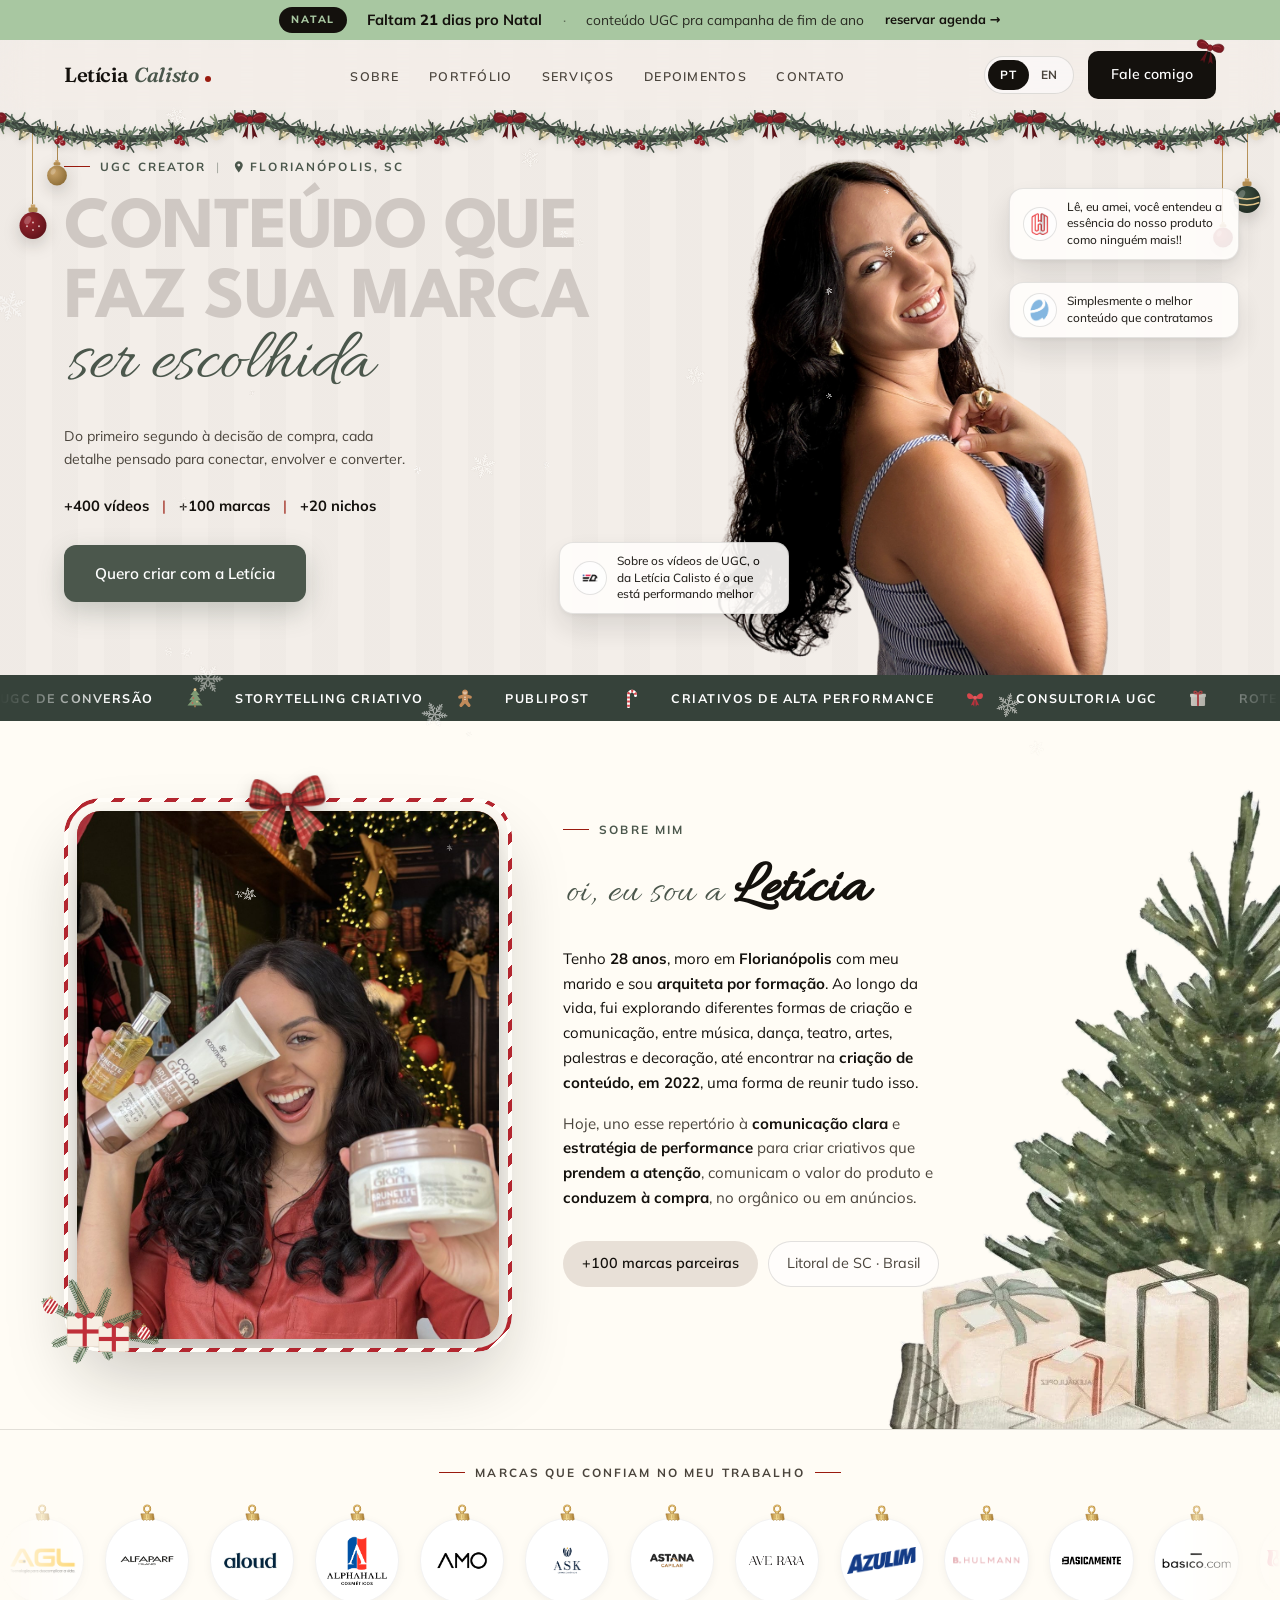
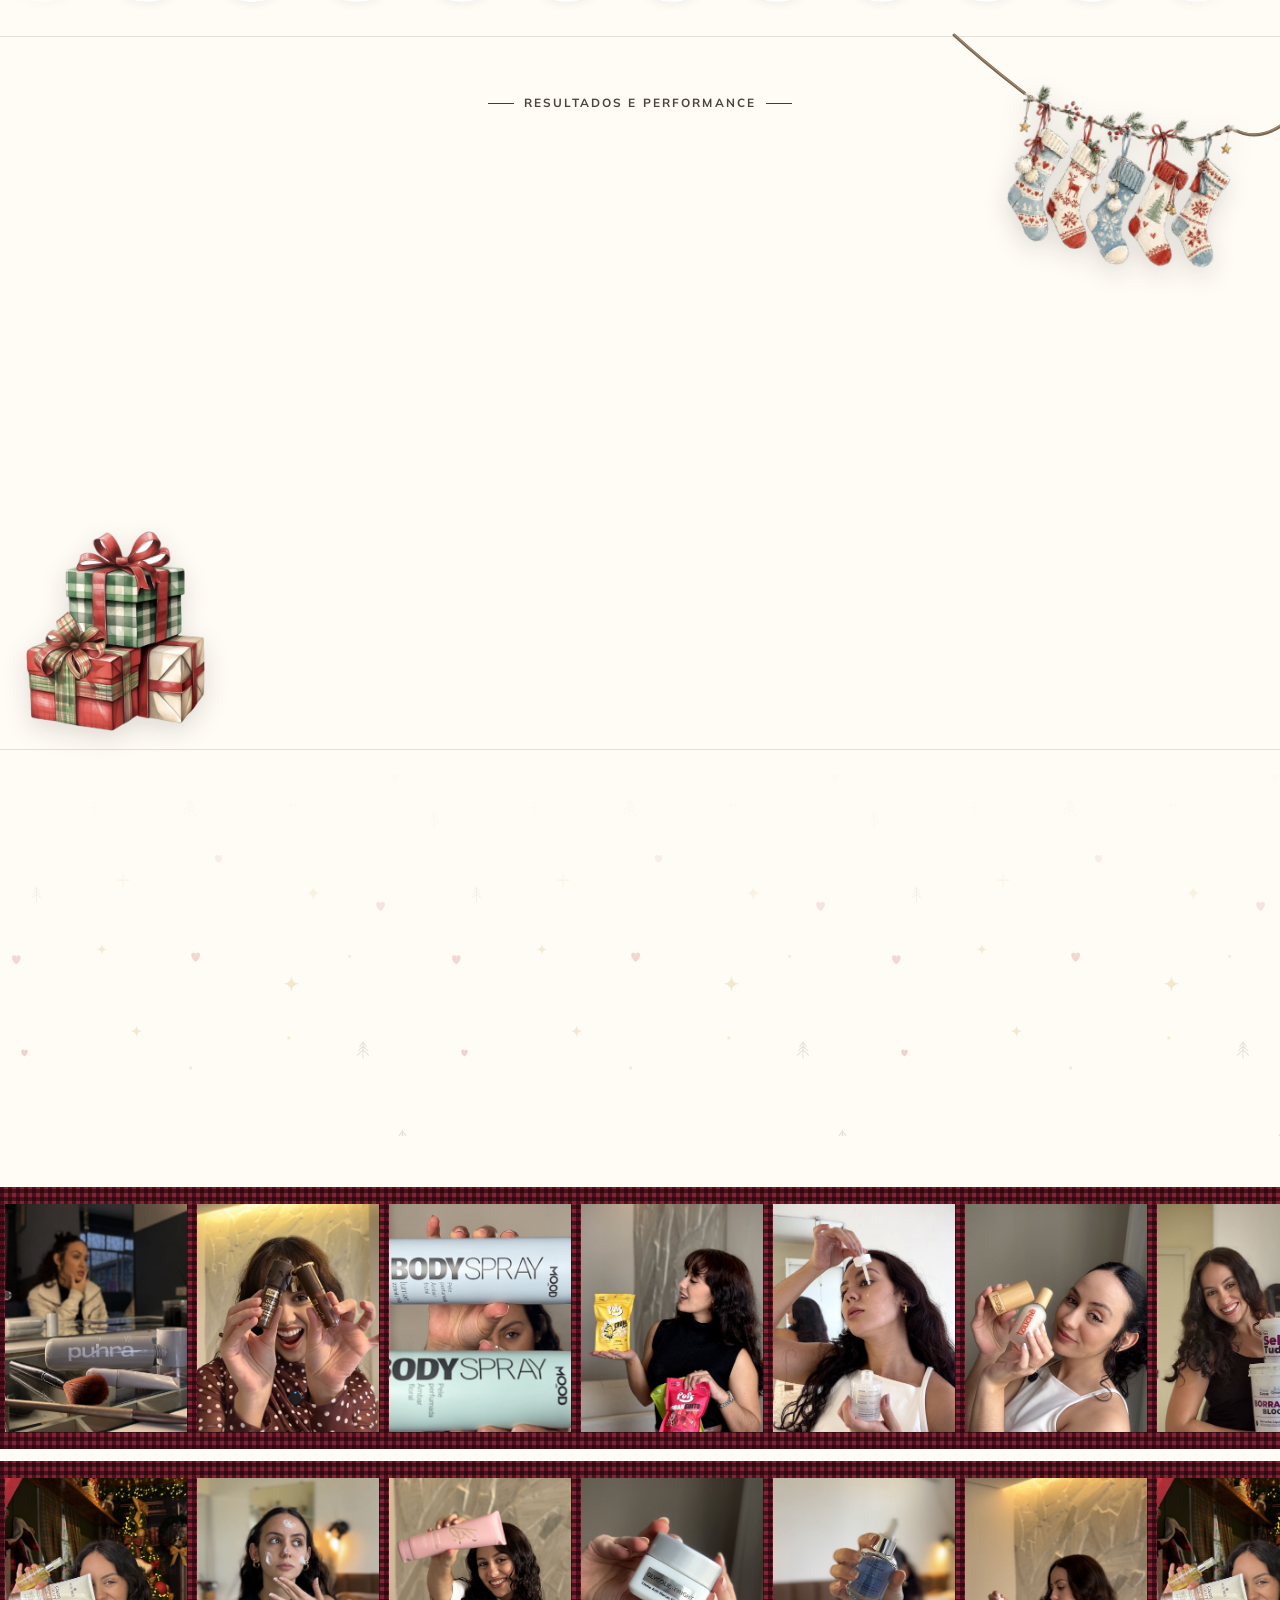
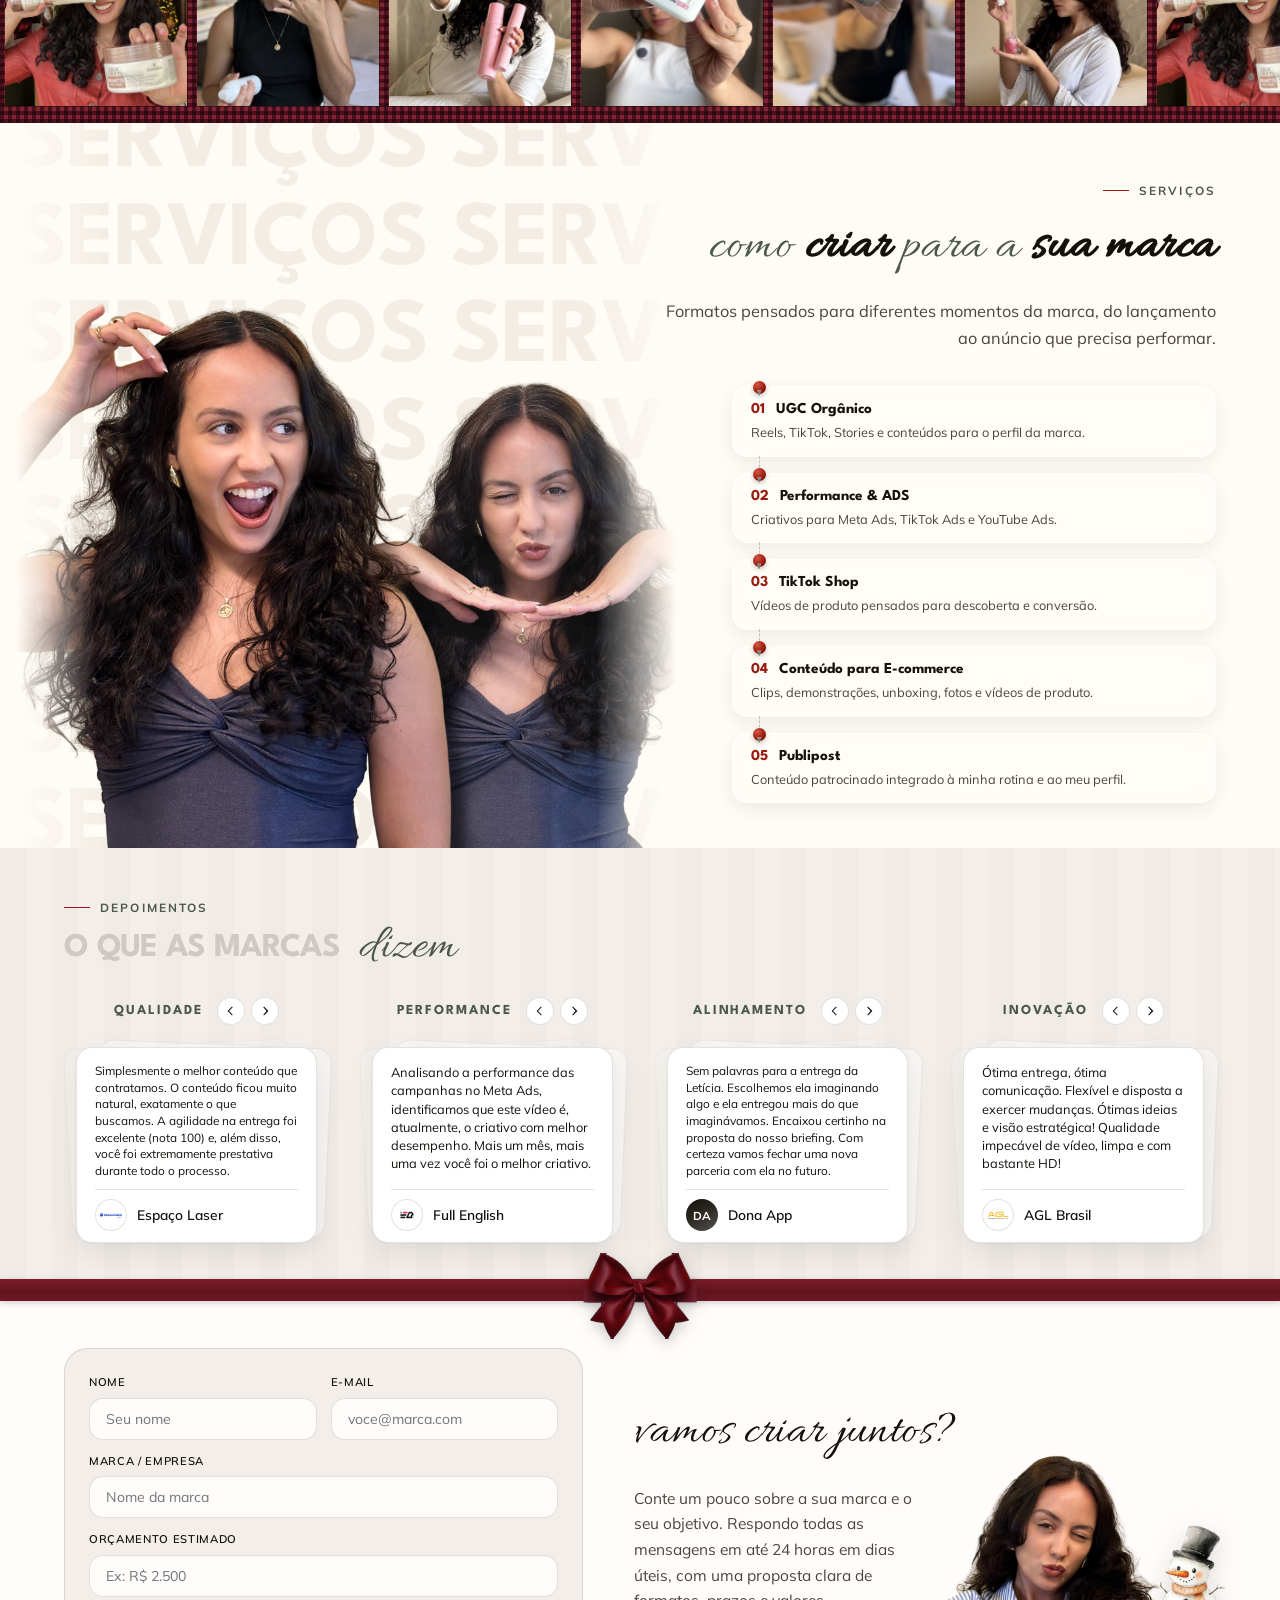
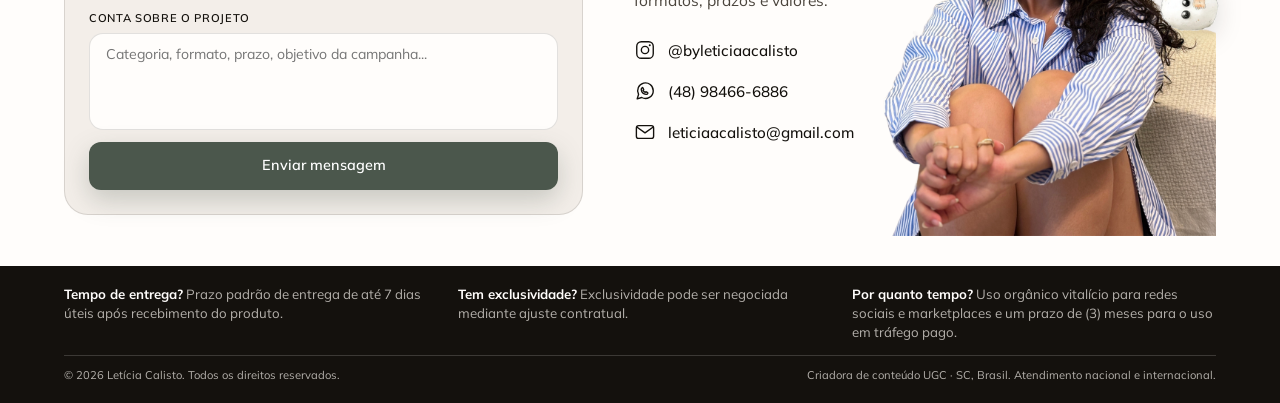
<file: index.html>
<!DOCTYPE html>
<html lang="pt-BR">
<head>
<meta charset="UTF-8">
<meta name="viewport" content="width=device-width, initial-scale=1">
<title>Letícia Calisto | Criadora de conteúdo UGC</title>
<meta name="description" content="Letícia Calisto, criadora de conteúdo UGC. Vídeos e fotos autênticas que geram desejo, confiança e vendas para marcas.">
<meta name="theme-color" content="#f3eee9">

<!-- O ícone da aba do navegador. O SVG é o principal (fica nítido em qualquer
     tamanho); o PNG atende os navegadores que não aceitam SVG e também é o
     ícone de quando alguém salva o site na tela inicial do celular. -->
<link rel="icon" href="imagens/icone.svg" type="image/svg+xml">
<link rel="icon" href="imagens/icone-32.png" sizes="32x32" type="image/png">
<link rel="apple-touch-icon" href="imagens/icone-180.png">

<!-- Fontes do Google Fonts. O título da capa mistura League Spartan em caixa
     alta com Allura, cursiva. Fraunces segue nos títulos das demais seções.
     Nos textos gerais a primeira opção é a Avenir Next Arabic, que só aparece
     em quem tiver a fonte instalada, porque é paga e não pode ser incorporada
     aqui; a Mulish, gratuita e bem parecida, atende todo o resto -->
<link rel="preconnect" href="https://fonts.googleapis.com">
<link rel="preconnect" href="https://fonts.gstatic.com" crossorigin>
<link href="https://fonts.googleapis.com/css2?family=Allura&family=Fraunces:ital,opsz,wght@0,9..144,400;0,9..144,600;0,9..144,700;1,9..144,400;1,9..144,600&family=League+Spartan:wght@400;500;600;700;800&family=Mulish:ital,wght@0,300;0,400;0,500;0,600;0,700;1,400&display=swap" rel="stylesheet">

<style>
/* =========================================================
   PALETA E VARIÁVEIS
   Quer mudar as cores do site? Troque os valores aqui.
   ========================================================= */
:root{
  --creme:#f3eee9;
  --creme-escuro:#e8e0d7;
  --tinta:#14110d;
  --tinta-suave:#4a443c;
  /* Estes dois guardaram o nome da cor que tinham no começo: o "azul" hoje é
     um cinza e o "laranja", o vermelho-tijolo de destaque do site. */
  --azul:#545454;
  --laranja:#991a0e;
  --branco:#fffdfb;

  --borda:rgba(20,17,13,.12);
  --sombra:0 1px 2px rgba(20,17,13,.04), 0 12px 32px rgba(20,17,13,.07);
  --sombra-forte:0 2px 6px rgba(20,17,13,.06), 0 24px 60px rgba(20,17,13,.12);

  --raio:14px;
  --raio-g:24px;

  --serif:"Fraunces", Georgia, "Times New Roman", serif;
  /* Fonte de todos os textos gerais do site. A Avenir Next Arabic vem primeiro
     e é usada por quem tem a fonte instalada no aparelho. Como ela é paga e não
     pode ser embutida no site, a Mulish entra logo atrás para todo mundo mais. */
  --sans:"Avenir Next Arabic", "Avenir Next", "Avenir", "Mulish", system-ui, -apple-system, "Segoe UI", Arial, sans-serif;
  /* Fontes do título da capa: a de impacto e a cursiva */
  --titulo-impacto:"League Spartan", system-ui, "Segoe UI", Arial, sans-serif;
  --titulo-cursiva:"Allura", "Segoe Script", cursive;
  /* A manuscrita do título do Sobre: a mesma Allura da capa */
  --titulo-manuscrita:"Allura", "Segoe Script", cursive;

  --altura-barra:40px;
  --altura-nav:70px;
  --altura-topo:calc(var(--altura-barra) + var(--altura-nav));
  /* Largura máxima do conteúdo. Foi ampliada junto com o respiro lateral, para
     dar mais margem nas beiradas sem encolher nada do que está dentro. */
  --largura:1440px;
}

*,*::before,*::after{box-sizing:border-box;}
html{scroll-behavior:smooth;-webkit-text-size-adjust:100%;}
body{
  margin:0;
  /* Listrado vertical no fundo, de propósito quase imperceptível. Para deixar
     mais visível, aumente o .016; para sumir de vez, troque por 0. A largura de
     cada faixa é o 26px. */
  background-color:var(--creme);
  background-image:repeating-linear-gradient(90deg,
    rgba(20,17,13,.016) 0 26px, rgba(20,17,13,0) 26px 52px);
  color:var(--tinta);
  font-family:var(--sans);
  font-size:clamp(16px,1.05vw,17px);
  line-height:1.65;
  /* "clip" e não "hidden": corta o excesso na horizontal do mesmo jeito, mas
     sem o efeito colateral de virar também uma área de rolagem por dentro —
     o que quebraria qualquer position:sticky que a página venha a ter. */
  overflow-x:clip;
  -webkit-font-smoothing:antialiased;
}
img{max-width:100%;display:block;height:auto;}
a{color:inherit;}
button{font:inherit;color:inherit;}

h1,h2,h3,h4{font-family:var(--serif);font-weight:600;line-height:1.08;letter-spacing:-.02em;margin:0;}
h1{font-size:clamp(2.5rem,7.2vw,5rem);}
h2{font-size:clamp(1.95rem,4.6vw,3.3rem);}
h3{font-size:clamp(1.22rem,2vw,1.48rem);letter-spacing:-.01em;}
p{margin:0;}
em,.italico{font-style:italic;font-weight:400;}

/* Acessibilidade: foco sempre visível e link para pular o conteúdo */
:focus-visible{outline:3px solid var(--azul);outline-offset:3px;border-radius:4px;}
.pular{
  position:absolute;left:16px;top:-100px;z-index:999;
  background:var(--azul);color:#fff;padding:12px 20px;border-radius:var(--raio);
  text-decoration:none;font-weight:600;transition:top .2s ease;
}
.pular:focus{top:14px;}
/* Texto que fica só para os leitores de tela, invisível na tela */
.oculto-visual{position:absolute;width:1px;height:1px;padding:0;margin:-1px;overflow:hidden;clip:rect(0 0 0 0);white-space:nowrap;border:0;}

/* =========================================================
   ESTRUTURA GERAL
   ========================================================= */
/* O respiro lateral do site. Aumente o 76px para afastar mais o conteúdo das
   beiradas; o 22px é o mínimo, usado no celular. */
.container{width:100%;max-width:var(--largura);margin:0 auto;padding-inline:clamp(22px,5vw,76px);}
section{padding-block:clamp(64px,9vw,120px);scroll-margin-top:calc(var(--altura-topo) + 12px);}

.rotulo{
  display:inline-flex;align-items:center;gap:10px;
  font-size:.74rem;font-weight:700;letter-spacing:.18em;text-transform:uppercase;
  color:var(--azul);margin-bottom:18px;
}
.rotulo::before{content:"";width:26px;height:1px;background:var(--laranja);display:block;}
/* A barrinha e o pin de localização da etiqueta da capa. O pin usa a mesma cor
   do texto, então ele acompanha qualquer troca de cor. */
.rotulo__barra{opacity:.45;font-weight:400;}
.rotulo__local{display:inline-flex;align-items:center;gap:5px;}
.rotulo__pin{width:1.15em;height:1.15em;flex:none;fill:currentColor;}
.subtitulo{color:var(--tinta-suave);max-width:56ch;margin-top:18px;font-size:1.02rem;}
.cabecalho-secao{max-width:720px;margin-bottom:clamp(38px,5vw,58px);}

/* Botões */
.btn{
  display:inline-flex;align-items:center;justify-content:center;gap:10px;
  /* Botões retangulares, com os cantos levemente arredondados */
  padding:15px 30px;border-radius:12px;border:1.5px solid transparent;
  font-weight:600;font-size:.96rem;text-decoration:none;cursor:pointer;
  transition:transform .25s ease, background-color .25s ease, border-color .25s ease, box-shadow .25s ease;
}
.btn:hover{transform:translateY(-2px);}
.btn--principal{background:var(--azul);color:#fff;box-shadow:0 10px 26px rgba(84,84,84,.24);}
.btn--principal:hover{background:#3d3d3d;}
.btn--vazado{background:transparent;color:var(--tinta);border-color:rgba(20,17,13,.28);}
.btn--vazado:hover{border-color:var(--tinta);background:rgba(20,17,13,.04);}

/* =========================================================
   1. TOPO E MENU
   ========================================================= */
.topo{
  position:fixed;inset:0 0 auto 0;z-index:100;
  border-bottom:1px solid transparent;
  transition:border-color .3s ease, box-shadow .3s ease;
}
.topo.rolou{border-bottom-color:var(--borda);box-shadow:0 6px 24px rgba(20,17,13,.05);}
/* SÃ³ a faixa do menu Ã© translÃºcida; a tarja verde de cima continua sÃ³lida */
.topo__menu{
  background:rgba(243,238,233,.5);
  backdrop-filter:blur(16px) saturate(1.2);-webkit-backdrop-filter:blur(16px) saturate(1.2);
}
.topo__interno{display:flex;align-items:center;justify-content:space-between;gap:20px;min-height:var(--altura-nav);}
/* A tarja de cima (Black Friday) e o menu ficam juntos, fixos no topo */
.topo__barra{
  background:#a8c7a1;color:var(--tinta);
  display:flex;align-items:center;justify-content:center;gap:clamp(10px,1.6vw,22px);
  min-height:var(--altura-barra);padding:6px 20px;font-size:.86rem;white-space:nowrap;overflow:hidden;
}
.topo__barra[hidden]{display:none;}
/* No computador o trilho não interfere; no celular ele rola (ver RESPONSIVO) */
.barra__trilho{display:contents;}
.so-cel{display:none;}
.nichos-lista,.nichos__mais,.nicho--todos,.dica-deslize{display:none;}
ul.canais--cel{display:none;}
@keyframes caseProx{from{opacity:0;transform:translateX(70px);}to{opacity:1;transform:none;}}
@keyframes caseAnt{from{opacity:0;transform:translateX(-70px);}to{opacity:1;transform:none;}}
.barra__tag{
  background:var(--tinta);color:#a8c7a1;border-radius:100px;padding:4px 12px;
  font-size:.66rem;font-weight:800;letter-spacing:.16em;text-transform:uppercase;
}
.barra__conta{font-weight:700;font-size:.92rem;}
.barra__conta b{font-variant-numeric:tabular-nums;font-weight:800;}
.barra__texto{opacity:.85;}
.barra__texto::before{content:"·";margin-right:clamp(10px,1.6vw,22px);opacity:.6;}
.barra__link{font-weight:700;font-size:.8rem;text-decoration:none;display:inline-flex;align-items:center;gap:6px;}
.barra__link:hover{text-decoration:underline;}
.topo__acoes{display:flex;align-items:center;gap:14px;}
.idioma{display:inline-flex;border:1px solid var(--borda);border-radius:100px;padding:3px;background:rgba(255,255,255,.55);}
.idioma button{
  border:0;background:transparent;cursor:pointer;border-radius:100px;padding:5px 12px;
  font-size:.74rem;font-weight:700;letter-spacing:.06em;color:var(--tinta-suave);
}
.idioma button[aria-pressed="true"]{background:var(--tinta);color:#fff;}
.topo .btn--topo{padding:11px 22px;font-size:.88rem;background:var(--tinta);color:#fff;box-shadow:none;border-radius:10px;}
.topo .btn--topo:hover{background:#3d3d3d;}
.logo{
  font-family:var(--serif);font-size:1.28rem;font-weight:600;letter-spacing:-.02em;
  text-decoration:none;display:inline-flex;align-items:baseline;gap:7px;white-space:nowrap;
}
.logo i{font-style:italic;color:var(--azul);}
.logo b{width:6px;height:6px;border-radius:50%;background:var(--laranja);display:inline-block;}

.menu{display:flex;align-items:center;gap:clamp(16px,2.3vw,32px);list-style:none;margin:0;padding:0;}
.menu a{
  text-decoration:none;font-size:.78rem;font-weight:600;letter-spacing:.1em;text-transform:uppercase;color:var(--tinta-suave);
  position:relative;padding:6px 0;transition:color .2s ease;
}
.menu a::after{
  content:"";position:absolute;left:0;bottom:0;height:1.5px;width:0;background:var(--azul);
  transition:width .3s cubic-bezier(.22,.61,.36,1);
}
.menu a:hover,.menu a.ativo{color:var(--tinta);}
.menu a:hover::after,.menu a.ativo::after{width:100%;}
.menu .btn{padding:11px 22px;font-size:.9rem;color:#fff;}
.menu .btn::after{display:none;}

.hamburguer{
  display:none;width:46px;height:46px;border:1px solid var(--borda);border-radius:12px;
  background:transparent;cursor:pointer;position:relative;
}
.hamburguer span{
  position:absolute;left:13px;width:20px;height:1.8px;background:var(--tinta);border-radius:2px;
  transition:transform .3s ease, opacity .2s ease, top .3s ease;
}
.hamburguer span:nth-child(1){top:16px;}
.hamburguer span:nth-child(2){top:22px;}
.hamburguer span:nth-child(3){top:28px;}
.hamburguer[aria-expanded="true"] span:nth-child(1){top:22px;transform:rotate(45deg);}
.hamburguer[aria-expanded="true"] span:nth-child(2){opacity:0;}
.hamburguer[aria-expanded="true"] span:nth-child(3){top:22px;transform:rotate(-45deg);}

/* =========================================================
   2. HERO
   ========================================================= */
/* A capa é baixa de propósito: quem manda na altura é a altura da foto,
   definida em .hero__foto logo abaixo. */
/* O padding de cima soma a altura do menu fixo (que flutua sobre a página) com
   um respiro. Diminuir o respiro sobe o conteúdo inteiro sem mexer em tamanho
   nenhum; ele não pode chegar a zero, senão a etiqueta entra embaixo do menu. */
.hero{--capa-base:clamp(30px,3.6vw,56px);padding-top:calc(var(--altura-topo) + clamp(6px,.9vw,12px));padding-bottom:var(--capa-base);}
/* A coluna do texto reserva o necessário para o título de 80px caber em duas
   linhas, e todo o resto da largura vai para a foto */
.hero__grade{display:grid;grid-template-columns:1.25fr 1fr;gap:clamp(16px,2.2vw,30px);align-items:center;}
/* Título da capa: duas letras conversando. A parte de impacto é grande e
   ocupa a largura da coluna; a cursiva fecha a frase, menor, subindo um pouco
   por cima da linha anterior. As quebras de linha vêm dos <br> do campo
   titulo.impacto, no CONFIG. */
.hero h1{margin-bottom:20px;letter-spacing:normal;}
.titulo__impacto{
  display:block;font-family:var(--titulo-impacto);font-weight:700;
  text-transform:uppercase;letter-spacing:-.02em;line-height:.96;
  /* Chega a 80px nas telas grandes e encolhe sozinho nas menores */
  font-size:clamp(2rem,5.7vw,5rem);
  color:#cfc8c3;
}
.titulo__cursiva{
  display:block;font-family:var(--titulo-cursiva);font-weight:400;
  /* A Allura desenha as letras bem menores do que o tamanho declarado, por ser
     manuscrita e de corpo baixo. Por isso o número aqui parece alto: na tela
     ela aparece bem menor que a League Spartan. */
  font-size:clamp(2.6rem,5.8vw,4.6rem);line-height:.9;color:var(--azul);
  /* A margem negativa encaixa a cursiva na linha de cima; o padding embaixo
     dá espaço para o rabinho das letras não ser cortado */
  margin-top:-.06em;margin-left:.04em;padding-bottom:.12em;
}
.hero h1 em,.hero h1 .italico{color:var(--azul);}
/* Texto de apoio da capa: mesma fonte dos textos gerais do site */
.hero__texto{max-width:44ch;color:var(--tinta-suave);font-size:clamp(.88rem,.95vw,.97rem);line-height:1.6;}
/* Linha dos números, com a barrinha separando */
.hero__meta{display:flex;flex-wrap:wrap;align-items:center;gap:6px 13px;margin-top:24px;font-size:clamp(.92rem,1vw,1rem);font-weight:700;color:var(--tinta);}
.hero__meta .separador{color:var(--laranja);font-weight:400;}
.hero__acoes{display:flex;flex-wrap:wrap;gap:14px;margin-top:26px;}

/* Foto da capa: sem moldura, puxada para a direita e descendo até encostar na
   faixa branca de marcas, por causa da margem negativa embaixo.
   O enquadramento (da cabeça até a cintura) vem da proporção 3/4 em aspect-ratio:
   como ela é fixa, o corte fica igual no computador e no celular. Foto mais
   estreita mostra mais corpo; foto mais larga aproxima mais o rosto. */
.hero__visual{
  position:relative;align-self:end;
  /* Afasta a foto da borda direita. Aumentar este valor traz a foto mais para a
     esquerda e abre espaço para o balão do lado direito. A coluna da foto
     cresceu junto, para ela andar sem encolher. */
  margin-right:clamp(10px,6.6vw,95px);
  margin-bottom:calc(-1 * var(--capa-base));
}
.hero__foto{display:block;width:100%;aspect-ratio:3/4;object-fit:cover;}

/* Flutuação lenta: sobe e desce 6px. Cada balão usa um tempo diferente, para
   um não acompanhar o outro. */
@keyframes flutuar{
  0%,100%{transform:translateY(0);}
  50%{transform:translateY(-6px);}
}

/* Balões de feedback que flutuam sobre a foto: um embaixo à esquerda e outro
   em cima à direita. Os valores de left, right, top e bottom são o que move
   cada um; os negativos fazem o balão passar da borda da foto. */
.balao{
  position:absolute;z-index:3;margin:0;opacity:.9;
  display:flex;align-items:center;gap:10px;
  width:clamp(180px,18vw,232px);
  background:var(--branco);border:1px solid var(--borda);border-radius:14px;
  padding:10px 13px;
  box-shadow:0 2px 5px rgba(20,17,13,.05), 0 14px 30px rgba(20,17,13,.12);
  animation:flutuar 7.4s ease-in-out infinite;
}
.balao--1{left:-38%;bottom:11%;}
.balao--2{right:-26%;top:12%;animation-duration:8.8s;animation-delay:-2.6s;}
/* Mesmo right do balão de cima, para os dois ficarem alinhados pela direita */
.balao--3{right:-26%;top:29%;animation-duration:8s;animation-delay:-5.1s;}
/* A bolinha com a logo da marca */
.balao__logo{
  flex:none;width:34px;height:34px;border-radius:50%;
  background:#fff;border:1px solid var(--borda);
  display:grid;place-items:center;overflow:hidden;
}
.balao__logo img{width:74%;height:74%;object-fit:contain;}
.balao__texto{margin:0;font-size:.74rem;line-height:1.4;color:var(--tinta);font-weight:500;}

/* Blocos em gradiente que simulam as fotos e os vídeos */
.visual{
  position:relative;width:100%;border-radius:var(--raio-g);overflow:hidden;
  box-shadow:var(--sombra);background:var(--creme-escuro);
}
.visual::after{
  content:"";position:absolute;inset:0;pointer-events:none;
  background:radial-gradient(120% 80% at 20% 10%, rgba(255,255,255,.24), transparent 60%);
}
.visual img{width:100%;height:100%;object-fit:cover;position:relative;z-index:1;}
/* Quando o bloco tem foto, o brilho de cima sai para não lavar a imagem */
.visual--foto::after{display:none;}
.visual--retrato{aspect-ratio:4/5;}
.visual--quadrado{aspect-ratio:1/1;}
.visual--vertical{aspect-ratio:9/13;}

/* =========================================================
   3. FAIXA DE MARCAS
   ========================================================= */
/* Tarja fina e escura que desliza para a esquerda sem parar. O cinza dela é de
   propósito mais fechado que o --azul do resto do site, para a tarja pesar
   como uma linha de separação entre a capa e o conteúdo. */
.faixa{background:#414141;padding-block:13px;overflow:hidden;}
/* Estilo do título, caso você queira voltar a mostrá-lo acima da tarja */
.faixa__titulo{
  text-align:center;font-size:.72rem;letter-spacing:.2em;text-transform:uppercase;
  color:#fff;font-weight:700;margin:0 0 10px;padding-inline:20px;
}
.marquise{
  position:relative;display:flex;overflow:hidden;
  -webkit-mask-image:linear-gradient(90deg,transparent,#000 9%,#000 91%,transparent);
  mask-image:linear-gradient(90deg,transparent,#000 9%,#000 91%,transparent);
}
.marquise__trilho{display:flex;width:max-content;animation:correr 38s linear infinite;}
.marquise:hover .marquise__trilho,.marquise:focus-within .marquise__trilho{animation-play-state:paused;}
/* O padding-left:0 é essencial: o navegador dá 40px de recuo a qualquer <ul>,
   e esse recuo não aparece no começo da tarja mas reaparece na emenda entre
   a última cópia e a primeira, abrindo um vão maior que o dos outros itens. */
.marquise__grupo{
  display:flex;align-items:center;list-style:none;margin:0;
  gap:clamp(20px,2.4vw,32px);
  padding-left:0;padding-right:clamp(20px,2.4vw,32px);
}
.marquise__grupo li{
  display:flex;align-items:center;gap:clamp(20px,2.4vw,32px);
  font-size:.78rem;font-weight:700;letter-spacing:.12em;text-transform:uppercase;
  white-space:nowrap;color:#fff;
}
/* O losango que separa um serviço do outro */
.marquise__grupo li::after{content:"◆";font-size:.6rem;color:var(--laranja);letter-spacing:0;}
@keyframes correr{from{transform:translateX(0);}to{transform:translateX(-50%);}}

/* =========================================================
   4. SOBRE
   ========================================================= */
/* Esta seção é a única sem o listrado do fundo: a cor cheia dá um respiro no
   meio da página. Para trazer o listrado de volta, apague a linha do background. */
#sobre{background-color:#fffcf5;padding-block:clamp(56px,7vw,92px);}
/* As margens laterais desta seção são mais largas que as do resto do site, de
   propósito: o conteúdo fica mais baixo e mais horizontal. Diminua o 1060px
   para apertar ainda mais, aumente para ocupar a largura toda. */
.sobre__grade{
  display:grid;grid-template-columns:.9fr 1.2fr;gap:clamp(34px,5vw,72px);
  align-items:center;max-width:1320px;
  /* A margem da esquerda é larga e a da direita é estreita, de propósito: é o
     que faz o texto avançar para a direita e quebrar em menos linhas. */
  padding-left:clamp(22px,14vw,200px);
  padding-right:clamp(22px,4vw,56px);
}
/* O título sai todo na Allura, numa linha só, com o nome em negrito. O último
   número do clamp é o tamanho nas telas grandes. */
.titulo__manuscrita{
  display:block;font-family:var(--titulo-manuscrita);font-weight:400;
  /* A Allura desenha as letras bem menores que o tamanho declarado, por ser
     manuscrita e de corpo baixo: por isso o número aqui parece alto. */
  /* Este tamanho é o da frase pequena; o nome vem logo abaixo, bem maior */
  font-size:clamp(1.6rem,3.1vw,2.8rem);line-height:1.1;letter-spacing:.02em;
  color:var(--azul);margin-left:.06em;
  /* O padding embaixo dá espaço para o rabinho das letras não ser cortado */
  padding-bottom:.1em;
}
/* O nome sai duas vezes maior que a frase e é ele que manda no tamanho do
   título. Para mudar só o nome, mexa no 2.05em; para mudar só a frase, no
   clamp de cima. */
.titulo__manuscrita b{font-weight:700;color:var(--tinta);font-size:1.5em;}
/* Uma sombra um pouco mais presente que a do resto do site, só na foto daqui:
   como o fundo desta seção é liso, ela é o que dá volume ao retângulo. */
.sobre__visual .visual{box-shadow:0 4px 12px rgba(20,17,13,.08), 0 34px 70px rgba(20,17,13,.22);}
/* O texto desta seção é um ponto menor que o do resto do site, e os trechos em
   negrito saem na cor cheia para funcionarem como destaque de leitura */
.sobre__corpo{margin-top:20px;}
.sobre__corpo p{font-size:.94rem;}
.sobre__corpo p + p{margin-top:16px;color:var(--tinta-suave);}
.sobre__corpo b{font-weight:700;color:var(--tinta);}
/* Os selos em formato de pílula, embaixo do texto. O primeiro sai preenchido e
   os outros ficam só com o contorno. */
.sobre__selos{list-style:none;margin:30px 0 0;padding:0;display:flex;flex-wrap:wrap;gap:12px;}
.sobre__selos li{
  border:1px solid var(--borda);border-radius:999px;background:var(--branco);
  padding:11px 22px;font-size:.9rem;color:var(--tinta-suave);
}
.sobre__selos li.destaque{background:var(--creme-escuro);border-color:transparent;color:var(--tinta);font-weight:600;}

/* =========================================================
   5. MARCAS PARCEIRAS
   ========================================================= */
/* Mesmo fundo da seção Sobre, com um fio separando as duas */
#marcas{
  background-color:#fffcf5;border-top:1px solid var(--borda);
  border-bottom:1px solid var(--borda);
  padding-block:clamp(22px,2.6vw,34px);
}
/* A etiqueta centralizada, com o risquinho dos dois lados */
.rotulo--centro{display:flex;justify-content:center;margin:0 auto clamp(12px,1.4vw,18px);color:var(--tinta-suave);}
.rotulo--centro::after{content:"";width:26px;height:1px;background:var(--laranja);display:block;}
/* A tarja das logos corre mais devagar que a dos serviços, porque o trilho é
   muito mais comprido. Aumente os 140s para deixar mais lenta, diminua para
   deixar mais rápida. */
.marquise--logos .marquise__trilho{animation-duration:140s;}
/* Uma folga em cima e embaixo (anulada pela margem negativa, para a tarja
   continuar com a mesma altura de antes) para a bolinha destacada não ser
   cortada pela borda da tarja */
.marquise--logos{padding-block:9px;margin-block:-9px;}
.marquise--logos .marquise__grupo{gap:clamp(14px,1.6vw,24px);padding-right:clamp(14px,1.6vw,24px);}
/* Aqui não entra o losango que separa os itens da tarja de serviços */
.marquise--logos .marquise__grupo li::after{content:none;}
.marca{
  flex:none;width:clamp(62px,6.6vw,88px);aspect-ratio:1/1;border-radius:50%;
  background:#fff;border:1px solid rgba(20,17,13,.05);
  box-shadow:0 2px 10px rgba(20,17,13,.05);
  display:flex;align-items:center;justify-content:center;overflow:hidden;
}
/* Logo solta: fica inteira dentro da bolinha, com uma folga em volta */
.marca img{width:72%;height:72%;object-fit:contain;}
/* Logo comprida (tipo uma palavra deitada): pode usar mais largura, senão
   encolheria demais para caber na mesma caixa das logos quadradas. O site
   detecta isso sozinho ao carregar a imagem. */
.marca--larga img{width:84%;height:auto;max-height:52%;}
/* Logo com fundo próprio: abre até preencher a bolinha toda */
.marca--preenchida img{width:100%;height:100%;object-fit:cover;}
/* Logo branca ou bege, que sumiria no fundo branco: sai toda em preto.
   O brightness(0) escurece sem trocar a cor das outras, ao contrário do
   invert, que virava o branco em preto mas também mudava os coloridos. */
.marca--preta img{filter:brightness(0);}
/* A tarja das logos não para mais quando o mouse passa por cima: ela segue
   correndo e quem ganha destaque é só a bolinha que está embaixo do mouse.
   Para voltar a travar no hover, apague as duas linhas abaixo. */
.marquise--logos:hover .marquise__trilho,
.marquise--logos:focus-within .marquise__trilho{animation-play-state:running;}
/* O destaque da bolinha: sobe um tiquinho, cresce de leve e ganha sombra.
   Mexa no 1.07 para crescer mais ou menos. */
.marca{transition:transform .28s ease,box-shadow .28s ease,border-color .28s ease;}
.marca:hover{
  transform:translateY(-3px) scale(1.07);
  box-shadow:0 8px 20px rgba(20,17,13,.16);
  border-color:rgba(20,17,13,.12);
}

/* =========================================================
   6. CASE EM DESTAQUE
   ========================================================= */
/* Fecha o bloco claro que começa no Sobre: Sobre, marcas e case dividem o
   mesmo fundo, e o listrado só volta no portfólio. */
#case{background-color:#fffcf5;padding-block:clamp(36px,4.4vw,58px);}
/* Aqui a etiqueta é o título da seção, então pede mais respiro embaixo que a
   das marcas */
#case .rotulo--centro{margin-bottom:clamp(18px,2.2vw,28px);}
.case__grade{display:grid;grid-template-columns:1fr 1.18fr;gap:clamp(26px,4vw,60px);align-items:center;}
/* A pilha de vídeos: um card na frente e os outros cases espiando por trás,
   como no empilhamento de depoimentos. As setas ficam em cima, à direita. */
.case__fones{display:flex;flex-direction:column;align-items:center;gap:12px;}
.pilha__topo{
  width:var(--pilha-largura);display:flex;align-items:center;justify-content:space-between;
  font-size:.68rem;letter-spacing:.12em;text-transform:uppercase;color:var(--tinta-suave);font-weight:600;
}
.pilha__setas{display:flex;gap:6px;}
.pilha__seta{
  width:30px;height:30px;border-radius:50%;border:1px solid var(--borda);background:var(--branco);
  color:var(--tinta);display:flex;align-items:center;justify-content:center;cursor:pointer;padding:0;
  transition:background .2s ease, border-color .2s ease, transform .2s ease;
}
.pilha__seta:hover{background:var(--creme);border-color:rgba(20,17,13,.3);transform:translateY(-1px);}
.pilha__seta svg{width:13px;height:13px;fill:currentColor;}
.pilha{
  --pilha-largura:clamp(200px,20vw,280px);
  position:relative;width:var(--pilha-largura);aspect-ratio:9/16;margin-block:8px 14px;
}
.case__fones{--pilha-largura:clamp(200px,20vw,280px);}
.pilha__card{
  position:absolute;inset:0;border-radius:var(--raio-g);overflow:hidden;background:var(--creme-escuro);
  box-shadow:var(--sombra);transform-origin:50% 100%;
  transition:transform .55s cubic-bezier(.22,.61,.36,1), opacity .45s ease, box-shadow .45s ease;
}
.pilha__card[data-pos="0"]{z-index:3;box-shadow:var(--sombra-forte);}
.pilha__card[data-pos="1"]{z-index:2;transform:translate(13%,-2%) rotate(7deg) scale(.95);opacity:.5;}
.pilha__card[data-pos="2"]{z-index:1;transform:translate(-12%,0) rotate(-7deg) scale(.93);opacity:.5;}
.pilha__card[data-pos="1"] .pilha__conteudo,.pilha__card[data-pos="2"] .pilha__conteudo{filter:saturate(.35) brightness(1.12) contrast(.85);}
.pilha__conteudo,.pilha__capa,.pilha__frame{position:absolute;inset:0;width:100%;height:100%;border:0;}
.pilha__capa{object-fit:cover;}
.pilha__iniciar{
  position:absolute;inset:0;width:100%;height:100%;border:0;padding:0;background:none;cursor:pointer;z-index:2;
}
.pilha__card:not([data-pos="0"]) .pilha__iniciar{pointer-events:none;}
.pilha__iniciar .video__play{transition:transform .3s ease;}
.pilha__iniciar:hover .video__play{transform:translate(-50%,-50%) scale(1.08);}
.pilha__ver{
  font-size:.68rem;letter-spacing:.08em;text-transform:uppercase;font-weight:600;color:var(--tinta-suave);
  text-decoration:none;border-bottom:1px solid rgba(20,17,13,.25);padding-bottom:2px;
  display:inline-flex;align-items:center;gap:7px;transition:color .2s ease,border-color .2s ease;
}
.pilha__ver:hover{color:var(--tinta);border-color:var(--tinta);}
.pilha__ver svg{width:12px;height:12px;fill:currentColor;}
.pilha__ver[hidden]{display:none;}
/* Os textos dos cases: só o do card da frente aparece */
.case__texto{display:grid;}
/* Todos os textos ocupam o mesmo lugar: a altura é a do maior, então a página não mexe ao trocar de case */
.case__item{grid-area:1/1;visibility:hidden;opacity:0;align-self:center;}
.case__item.ativo{visibility:visible;opacity:1;animation:caseEntrada .5s ease both;}
@keyframes caseEntrada{from{opacity:0;transform:translateY(10px);}to{opacity:1;transform:none;}}
.case__resultado b small{font-size:inherit;}
/* Citações dos clientes, reescritas a partir dos prints */
.case__citacoes{list-style:none;margin:clamp(8px,1vw,12px) 0 0;padding:0;display:grid;gap:5px;}
.case__citacoes li{
  background:#fff;border:1px solid var(--borda);border-radius:11px;
  padding:9px 14px;font-size:.92rem;line-height:1.45;color:var(--tinta);
}
.case__citacoes cite{display:block;margin-top:4px;font-size:.62rem;font-style:normal;letter-spacing:.08em;text-transform:uppercase;color:var(--tinta-suave);}
.case__citacoes li.com-logo{display:flex;align-items:center;gap:10px;}
.citacao__logo{width:30px;height:30px;flex:none;border-radius:50%;object-fit:contain;padding:3px;background:#fff;border:1px solid var(--borda);}
/* Os destaques do case de ADS: uma marca por bloco */
.case__destaques{display:grid;gap:clamp(8px,1vw,12px);margin-top:clamp(8px,1vw,12px);}
.caso-marca{padding-top:clamp(8px,1vw,12px);border-top:1px solid var(--borda);}
.caso-marca:first-child{border-top:0;padding-top:0;}
/* Cada marca: a descrição em cima e, embaixo, um cartão de avaliação */
.destaque__texto{font-size:.95rem;line-height:1.5;color:var(--tinta-suave);margin:0 0 8px;}
.destaque__texto b{color:var(--tinta);font-weight:700;}
.avaliacao{
  background:#fff;border:1px solid var(--borda);border-radius:14px;
  padding:8px 13px 6px;box-shadow:0 1px 2px rgba(20,17,13,.03);
}
.avaliacao__topo{display:flex;align-items:center;gap:9px;margin-bottom:2px;}
.avaliacao__topo img{width:28px;height:28px;padding:4px;flex:none;border-radius:50%;object-fit:contain;background:#eaf3fb;}
.avaliacao__topo h3{margin:0;flex:1;font-size:.82rem;font-weight:700;color:var(--tinta);}
.avaliacao__estrelas{display:flex;gap:2px;color:#f5b301;font-size:.78rem;letter-spacing:1px;}
.avaliacao__corpo p{margin:0;padding:3px 0;font-size:.72rem;line-height:1.4;color:#8a8a94;}
.avaliacao__corpo p + p{border-top:1px solid var(--borda);}
/* O título do case sai na manuscrita da identidade, como o do Sobre */
.case__titulo{
  font-family:var(--titulo-cursiva);font-weight:400;letter-spacing:.01em;
  font-size:clamp(1.7rem,3.2vw,2.7rem);line-height:1.05;color:var(--azul);
  margin:0 0 clamp(8px,1.1vw,14px);padding-bottom:.08em;
}
.case__chamada{font-size:1.02rem;color:var(--tinta-suave);margin-bottom:8px;}
.case__chamada b{color:var(--tinta);font-weight:700;}
/* Os números grandes, na League Spartan da capa. As estrelinhas ficam atrás
   deles, do lado direito. */
.case__numeros{position:relative;list-style:none;margin:0;padding:0;}
.case__numeros li{
  font-family:var(--titulo-impacto);font-weight:700;text-transform:uppercase;
  font-size:clamp(1.05rem,1.85vw,1.55rem);line-height:1.18;letter-spacing:-.01em;
  color:var(--tinta);
}
.case__brilhos{position:absolute;right:-2%;top:-12%;width:clamp(70px,9vw,120px);opacity:.85;pointer-events:none;}
/* O painel de métricas do vídeo */
.case__painel{
  display:flex;flex-wrap:wrap;align-items:stretch;gap:6px;
  margin:clamp(12px,1.6vw,18px) 0 clamp(12px,1.6vw,18px);
}
.case__metricas{
  list-style:none;margin:0;padding:6px 0;display:flex;flex:0 1 auto;
  background:#fff;border:1px solid var(--borda);border-radius:10px;
}
.case__metricas li{flex:none;text-align:center;padding:0 9px;min-width:48px;}
.case__metricas svg{width:12px;height:12px;fill:var(--tinta-suave);display:block;margin:0 auto 4px;}
.case__metricas span{font-size:.68rem;font-weight:600;color:var(--tinta);}
.case__resultado{
  background:#fff;border:1px solid var(--borda);border-radius:10px;
  padding:5px 10px;display:flex;flex-direction:column;justify-content:center;
}
.case__resultado small{font-size:.58rem;color:var(--tinta-suave);display:block;margin-bottom:2px;}
.case__resultado b{font-size:.86rem;font-weight:700;color:var(--tinta);}
/* A lista numerada da estratégia */
.case__subtitulo{font-size:1.02rem;color:var(--tinta-suave);margin-bottom:9px;}
.case__estrategia{margin:0;padding-left:1.15em;display:grid;gap:8px;}
.case__estrategia li{font-size:.95rem;color:var(--tinta-suave);padding-left:4px;}
.case__estrategia li::marker{color:var(--tinta);font-weight:700;}
.case__estrategia b{color:var(--tinta);font-weight:700;}

/* =========================================================
   7. PORTFÓLIO
   ========================================================= */
/* O título gigante da seção: mesma manuscrita e mesma cor do título do case,
   no dobro do tamanho. */
/* Esta seção continua o fundo liso das anteriores, sem o listrado, e começa
   mais perto do topo para o título grande subir na página. */
#portfolio{
  background-color:#fffcf5;border-top:1px solid var(--borda);
  padding-top:clamp(34px,4.2vw,58px);
}
/* Aqui o cabeçalho é centralizado e usa a largura toda: senão o título
   quebraria em duas linhas por causa do limite de 720px dos outros blocos. */
#portfolio .cabecalho-secao{max-width:none;text-align:center;margin-bottom:0;}
/* O respiro entre o "navegue por nichos" e o título grande */
#portfolio .rotulo--centro{margin-bottom:clamp(20px,2.4vw,34px);}
.conteudo__titulo{
  font-family:var(--titulo-cursiva);font-weight:400;letter-spacing:.01em;
  font-size:clamp(2.1rem,4.2vw,3.4rem);line-height:1;color:var(--azul);
  /* Embaixo a margem é negativa porque a Allura deixa um vão grande abaixo das
     letras, por causa dos rabinhos: sem isso os balões de nicho ficariam
     longe demais. Em cima o espaço para a etiqueta é o da regra logo abaixo. */
  margin:0;padding-bottom:.06em;
}
/* Os nichos em balões. Eles quebram sozinhos em duas linhas quando não cabem
   numa só. Passando o mouse aparece só o contorno; o nicho aberto fica cheio. */
.nichos{
  display:flex;flex-wrap:wrap;justify-content:center;gap:6px;
  margin:clamp(24px,3vw,36px) auto clamp(28px,3.4vw,44px);
}
/* No computador a fileira de balões usa um pouco da margem lateral, para
   todos os nichos caberem em duas linhas */
@media (min-width:901px){
  .nichos{margin-inline:calc(clamp(22px,5vw,76px) * -.6);}
}
.nicho{
  border:1px solid rgba(20,17,13,.09);border-radius:100px;background:#f3f1ec;
  padding:6px 11px;cursor:pointer;font:inherit;font-size:.78rem;font-weight:500;
  color:var(--tinta);box-shadow:0 1px 2px rgba(20,17,13,.04);
  transition:background-color .25s ease, border-color .25s ease, color .25s ease, box-shadow .25s ease;
}
.nicho:hover{border-color:rgba(20,17,13,.35);background:#fff;}
.nicho[aria-pressed="true"]{background:var(--tinta);border-color:var(--tinta);color:var(--creme);}
/* Black Friday: o verde da tarja do topo, sÃ³ que mais clarinho */
.nicho--verde{background:#dfece0;border-color:#c3d9c0;}
.nicho--verde:hover{background:#eaf3e8;border-color:#a8c7a1;}
.nicho--verde[aria-pressed="true"]{background:#a8c7a1;border-color:#a8c7a1;color:var(--tinta);}
/* O nome do nicho, a contagem de vídeos e as setas */
.conteudo__topo{
  display:flex;align-items:flex-end;justify-content:space-between;gap:24px;
  margin-bottom:clamp(20px,2.4vw,30px);
}
.conteudo__nome{display:flex;align-items:baseline;gap:12px;}
/* O nome do nicho sai na League Spartan em caixa alta, no cinza escuro */
.conteudo__nome .titulo__impacto{font-size:clamp(1.55rem,3.1vw,2.5rem);color:var(--azul);}
.conteudo__contagem{font-size:.85rem;font-weight:600;color:var(--tinta-suave);opacity:.65;}
/* Balão de pensamento ao lado de "Casa e Decor": leva para a página da reforma do AP da Lê.
   Aparece (subindo de leve) quando a seção entra na tela e depois flutua devagar. */
.pensamento{
  position:relative;align-self:center;margin-left:clamp(18px,2.2vw,30px);
  display:inline-flex;align-items:center;gap:8px;white-space:nowrap;text-decoration:none;
  padding:9px 17px;border-radius:999px;background:#fff;color:var(--tinta);
  border:1px solid rgba(20,17,13,.14);box-shadow:0 8px 22px rgba(20,17,13,.1);
  font-size:.82rem;font-weight:600;
  opacity:0;transform:translateY(8px) scale(.9);transform-origin:0 100%;
  transition:opacity .5s ease, transform .6s cubic-bezier(.22,.61,.36,1), box-shadow .25s ease, border-color .25s ease;
}
.conteudo__topo.em-vista .pensamento,.nl__topo .pensamento{opacity:1;transform:none;}
.pensamento:hover{border-color:var(--tinta);box-shadow:0 12px 28px rgba(20,17,13,.16);}
.pensamento svg{width:13px;height:13px;fill:none;stroke:currentColor;stroke-width:2;stroke-linecap:round;stroke-linejoin:round;transition:transform .25s ease;}
.pensamento:hover svg{transform:translateX(3px);}
/* os dois pontinhos do balão de pensamento, apontando para o título */
.pensamento::before,.pensamento::after{content:"";position:absolute;border-radius:50%;background:#fff;border:1px solid rgba(20,17,13,.14);}
.pensamento::before{width:11px;height:11px;left:-13px;bottom:-5px;}
.pensamento::after{width:6px;height:6px;left:-23px;bottom:-12px;}
.conteudo__topo.em-vista .pensamento{animation:pensar 4.8s ease-in-out 1s infinite;}
@keyframes pensar{0%,100%{transform:translateY(0);}50%{transform:translateY(-4px);}}
@media(prefers-reduced-motion:reduce){.conteudo__topo.em-vista .pensamento{animation:none;}}
@media(max-width:620px){
  .nl__topo{flex-wrap:wrap;row-gap:12px;}
  .nl__topo .titulo__impacto{white-space:nowrap;}
  .nl__topo .pensamento{margin-left:18px;font-size:.74rem;padding:7px 13px;}
}
.conteudo__descricao{font-family:var(--serif);font-style:italic;font-size:1.02rem;color:var(--tinta-suave);margin-top:10px;}
.setas{display:flex;gap:10px;flex:none;}
.seta{
  width:42px;height:42px;border-radius:50%;border:1px solid var(--borda);
  background:transparent;cursor:pointer;color:var(--tinta-suave);
  display:flex;align-items:center;justify-content:center;
  transition:border-color .2s ease, color .2s ease, opacity .2s ease;
}
.seta:hover:not(:disabled){border-color:var(--tinta);color:var(--tinta);}
.seta:disabled{opacity:.3;cursor:default;}
.seta svg{width:15px;height:15px;fill:currentColor;}
/* O carrossel. O porVista é quantos vídeos aparecem de uma vez: mude os
   números nas telas menores, mais abaixo, no bloco RESPONSIVO. */
.carrossel{
  --porVista:5;--porVistaH:2.5;--vao:clamp(12px,1.5vw,18px);
  overflow-x:auto;scroll-snap-type:x mandatory;scrollbar-width:none;
  scroll-behavior:smooth;
}
.carrossel::-webkit-scrollbar{display:none;}
.carrossel__trilho{
  display:grid;grid-auto-flow:column;gap:var(--vao);
  grid-auto-columns:calc((100% - (var(--porVista) - 1) * var(--vao)) / var(--porVista));
}
/* Só o nicho em destaque usa duas fileiras */
.carrossel--duplo .carrossel__trilho{grid-template-rows:repeat(2,1fr);}
/* Nicho com vÃ­deo deitado (16:9): o card Ã© largo, com o dobro da largura de um vertical */
.carrossel--horizontal .carrossel__trilho{
  grid-auto-columns:calc((100% - (var(--porVistaH) - 1) * var(--vao)) / var(--porVistaH));align-items:start;
}
.carrossel .video--horizontal{aspect-ratio:16/9;}
.carrossel .video--horizontal .video__previa{left:0;width:100%;transform:none;}
.video{
  position:relative;display:block;overflow:hidden;border-radius:var(--raio-g);
  aspect-ratio:9/16;background:var(--creme-escuro);box-shadow:var(--sombra);
  scroll-snap-align:start;color:inherit;text-decoration:none;
  transition:transform .4s cubic-bezier(.22,.61,.36,1), box-shadow .4s ease;
}
/* Os vídeos do YouTube viram <button> (para abrir a janela em vez de navegar),
   por isso o card também zera o visual padrão de botão do navegador */
button.video{width:100%;border:0;margin:0;padding:0;background:none;font:inherit;cursor:pointer;}
a.video:hover,button.video:hover{transform:translateY(-6px);box-shadow:var(--sombra-forte);}
.video img,.video__fundo{position:absolute;inset:0;width:100%;height:100%;object-fit:cover;}
.video__previa{
  position:absolute;top:0;left:50%;height:100%;width:316%;transform:translateX(-50%);
  border:0;pointer-events:none;opacity:0;transition:opacity .12s ease;z-index:1;
}
.video__previa.visivel{opacity:1;}
/* Durante a prévia o botão de play sai da frente */
.video.com-previa .video__play{opacity:0;transition:opacity .2s ease;}
.video__marca{
  position:absolute;top:12px;left:12px;z-index:2;
  background:rgba(255,253,251,.94);color:var(--tinta);
  max-width:calc(100% - 24px);text-align:left;line-height:1.3;
  padding:5px 12px;border-radius:14px;font-size:.66rem;font-weight:700;
  letter-spacing:.09em;text-transform:uppercase;
}
.video__play{
  position:absolute;left:50%;top:50%;transform:translate(-50%,-50%);z-index:2;
  width:clamp(38px,3.8vw,54px);aspect-ratio:1;border-radius:50%;
  background:var(--azul);box-shadow:0 6px 18px rgba(20,17,13,.28);
  display:flex;align-items:center;justify-content:center;
}
.video__play svg{width:34%;fill:#fff;margin-left:9%;}
.video__base{
  position:absolute;left:0;right:0;bottom:0;z-index:2;padding:18px 14px 14px;
  background:linear-gradient(transparent, rgba(20,17,13,.78));
}
/* O balão que substitui o cursor quando o mouse chega perto das pontas do
   carrossel: clicar ali avança ou volta um bloco de vídeos. */
.cursor-seta{
  position:fixed;left:0;top:0;z-index:60;width:62px;height:62px;border-radius:50%;
  background:rgba(20,17,13,.82);color:#fff;backdrop-filter:blur(2px);
  display:flex;align-items:center;justify-content:center;pointer-events:none;
  opacity:0;transform:translate(-50%,-50%) scale(.55);
  transition:opacity .18s ease, transform .18s cubic-bezier(.22,.61,.36,1);
}
.cursor-seta.visivel{opacity:1;transform:translate(-50%,-50%) scale(1);}
.cursor-seta svg{width:19px;height:19px;fill:currentColor;}
.cursor-play{width:56px;height:56px;background:rgba(20,17,13,.86);}
.cursor-play svg{margin-left:3px;}
/* Com mouse, a setinha comum some de cima dos vídeos: quem aparece é o play */
@media (hover:hover) and (pointer:fine){ .video{cursor:none;} }
/* Enquanto o balão aparece, a setinha comum do mouse some */
.carrossel.sem-cursor{cursor:none;}
/* A legenda leve embaixo do card: só o conteúdo do vídeo (ex.: "Tratamento"),
   sem repetir a marca (já está no balão de cima) nem o nicho. */
.video__base span{display:block;font-size:.72rem;letter-spacing:.1em;text-transform:uppercase;color:rgba(255,255,255,.88);}

/* =========================================================
   8. FOTOS UGC
   ========================================================= */
/* Duas tarjas de fotos correndo em sentidos opostos. Reaproveitam a mesma
   mecânica da tarja de logos (.marquise), só que sem o esmaecimento das
   pontas: aqui as fotos são cortadas secas na borda, como no print. */
.fotos-ugc{
  position:relative;overflow:hidden;
  background-color:#fffcf5;
  /* Sem margem embaixo: a tarja de fotos encosta direto na seção seguinte */
  padding-top:clamp(30px,4vw,54px);
  padding-bottom:0;
}
.marquise--fotos{-webkit-mask-image:none;mask-image:none;}
.marquise--fotos + .marquise--fotos{margin-top:clamp(8px,1vw,14px);}
/* A duração destas duas não vem daqui: o script calcula, a partir da largura
   do trilho, quanto tempo leva para correr numa velocidade fixa em pixels
   por segundo — senão a tarja com menos fotos andaria mais devagar que a
   outra, e ambas mudariam de ritmo a cada foto acrescentada. */
.marquise--reversa .marquise__trilho{animation-direction:reverse;}
/* Ao contrário das outras tarjas, esta não para com o mouse em cima: são
   muitas fotos e a parada atrapalharia mais do que ajudaria */
.marquise--fotos:hover .marquise__trilho,
.marquise--fotos:focus-within .marquise__trilho{animation-play-state:running;}
/* Sem vão nenhum entre os quadros: quem separa uma foto da outra é a própria
   moldura escura de cada uma, e é isso que faz a tarja inteira virar um rolo
   de filme só, contínuo. O contador começa em 24 para o primeiro quadro sair
   como "25", do jeito que os números aparecem no meio de um rolo. */
.marquise--fotos .marquise__grupo{gap:0;padding-right:0;counter-reset:quadro 24;}
/* A moldura é o padding escuro de cada quadro: em cima e embaixo ela forma
   as duas tarjas do filme, e nas laterais, encostando no quadro vizinho,
   forma a divisória entre uma foto e outra. O tamanho vem da foto (que
   segue nos 4/5), não do quadro. */
/* A largura fica aqui, no quadro, e não na imagem: sem uma largura própria
   o quadro não sustenta o trilho, que acaba encolhido pelo flex e some com
   metade das fotos. */
.foto-ugc{
  position:relative;flex:none;counter-increment:quadro;
  width:clamp(148px,15vw,214px);
  padding:24px 7px;background:#17140f;
}
.foto-ugc img{
  width:100%;aspect-ratio:4/5;
  object-fit:cover;object-position:center;display:block;
}
/* Os dizeres miúdos das tarjas, como num rolo de filme de verdade. O
   seletor precisa da classe da tarja junto para ganhar do ::after que põe
   o losango nos itens da tarja de serviços. */
.marquise--fotos .foto-ugc::before,
.marquise--fotos .foto-ugc::after{
  position:absolute;z-index:1;
  font-family:var(--titulo-impacto);font-weight:700;
  font-size:6px;letter-spacing:.14em;line-height:1;
  color:rgba(239,231,220,.72);white-space:nowrap;
}
/* A marca do filme sai um ponto maior que a numeração, como no print */
.marquise--fotos .foto-ugc::before{content:"FOTOS UGC";top:6px;left:8px;font-size:9px;}
.marquise--fotos .foto-ugc::after{content:"▸ " counter(quadro);bottom:8px;right:8px;}

/* =========================================================
   9. SERVIÇOS
   ========================================================= */
/* As margens de cima e de baixo aqui acompanham a ALTURA da tela (e não a
   largura, como nas outras seções): é o que garante que a foto e os cinco
   cartões apareçam juntos, de uma vez, mesmo num notebook de tela baixa. */
.servicos{
  /* Precisa ser igual ao padding-inline do .container: é o que o bloco da
     foto desconta para escapar da margem lateral da página */
  --margem-container:clamp(22px,5vw,76px);
  /* A foto e a palavra do fundo dividem esta mesma largura, para as duas
     terminarem no mesmo ponto */
  --largura-foto:660px;
  position:relative;
  /* O mesmo off-white das outras seções claras do site (#sobre, #case,
     #portfolio), para não destoar de quem vem antes e depois */
  background-color:#fffcf5;
  /* Os textos sobem um pouco (menos margem em cima, mais embaixo) sem a
     seção mudar de altura. O que passar da base — o pé da foto — é cortado
     pelo overflow. */
  padding-top:clamp(36px,5.5vh,76px);
  padding-bottom:clamp(40px,5vh,64px);
  overflow:hidden;
}
.servicos__cena{display:grid;grid-template-columns:1fr 1fr;align-items:center;gap:clamp(20px,4vw,64px);}

/* Lado esquerdo: a foto com o rótulo da seção repetido ao fundo, do jeito do
   print de referência das "FEEDBACKS". Este bloco sai da grade e se prende
   direto na seção: encosta em cima, embaixo e a 16px da borda esquerda da
   tela — inclusive nos monitores largos, onde o resto do site fica
   centralizado numa faixa de 1440px. A largura acompanha a metade da tela,
   com folga suficiente para não alcançar os cartões. */
.servicos__retratos{
  position:absolute;left:16px;top:0;bottom:0;z-index:0;
  width:calc(50% - 40px);
}
.servicos__fundo-titulo{
  position:absolute;top:0;bottom:0;left:0;width:var(--largura-foto);
  margin:0;overflow:hidden;z-index:0;
  display:flex;flex-direction:column;justify-content:center;gap:.06em;
  /* A League Spartan da capa, grande o bastante para a segunda repetição
     entrar cortada na borda */
  font-family:var(--titulo-impacto);font-weight:700;text-transform:uppercase;
  font-size:92px;line-height:1;letter-spacing:-.01em;
  color:var(--creme-escuro);opacity:.5;user-select:none;
  /* Dissolve nas duas beiradas, num trecho curto, para o texto não bater de
     frente nem na borda da tela nem nos cartões */
  -webkit-mask-image:linear-gradient(to right,transparent 0,#000 13%,#000 87%,transparent 100%);
  mask-image:linear-gradient(to right,transparent 0,#000 13%,#000 87%,transparent 100%);
}
.servicos__fundo-titulo span{display:block;white-space:nowrap;}
/* A foto é um recorte (PNG com fundo transparente): sem moldura e sem
   sombra, só a silhueta sobre a palavra do fundo. Ela ocupa a largura
   inteira do bloco e se apoia na base; o topo do PNG é vazio, então o que
   sobra para cima não aparece. */
/* Largura fixa (e não uma porcentagem da coluna ou da altura da seção):
   assim a foto é a mesma em qualquer monitor e não cresce junto quando a
   seção fica mais alta. A altura vem sozinha, pela proporção do PNG. */
.retrato-recortado{
  position:absolute;left:0;bottom:-34px;width:var(--largura-foto);z-index:1;
  -webkit-mask-image:linear-gradient(to right,transparent 0,#000 12%,#000 88%,transparent 100%);
  mask-image:linear-gradient(to right,transparent 0,#000 12%,#000 88%,transparent 100%);
}
.retrato-recortado img{width:100%;height:auto;}
/* Sem foto ainda: aí sim vira um cartão no degradê do site, com cantos
   arredondados e sombra, para não ficar um retângulo cru na tela */
.retrato-recortado__vazio{width:100%;aspect-ratio:15/16;border-radius:26px;box-shadow:0 24px 60px rgba(20,17,13,.22);}

/* Lado direito: os cartões de serviço no estilo "papel espetado" do print de
   referência — papel branco, miolo em creme, percevejo no topo e um traço
   pontilhado costurando um cartão no outro, em ziguezague.
   São miúdos de propósito: os cinco precisam caber na tela de uma vez, ao
   lado das fotos, sem ninguém precisar rolar a página para ver o último. */
.servicos__lado{grid-column:2;}
.servicos__cabecalho{
  max-width:none;margin-bottom:clamp(22px,3vw,34px);
  text-align:right;
}
/* O rótulo é um flex (tem a barrinha laranja antes), então alinhar o texto
   não basta: é o justify que o empurra para a direita */
.servicos__cabecalho .rotulo{justify-content:flex-end;}
/* A cursiva da identidade, igual ao título do case ("Planner Casei Assim").
   O padding embaixo é para as caudas das letras não serem cortadas, e o
   nowrap segura tudo numa linha só. */
.servicos__cabecalho h2{
  font-family:var(--titulo-cursiva);font-weight:400;letter-spacing:.01em;
  font-size:clamp(2.1rem,4vw,3.5rem);line-height:1.12;padding-bottom:.08em;
  color:var(--azul);white-space:nowrap;
}
/* O mesmo par do título do Sobre: o trecho em negrito vem na cor cheia, que
   é o que faz o peso aparecer numa cursiva de um só peso */
.servicos__cabecalho h2 b{font-weight:700;color:var(--tinta);}
.servicos__cabecalho .subtitulo{margin-left:auto;}

.servicos__cartoes{
  --vao-cartao:clamp(12px,1.8vh,18px);
  display:flex;flex-direction:column;align-items:flex-end;gap:var(--vao-cartao);
}
/* Vidro fosco, no espírito das notificações do iPhone: uma cor só, bem
   transparente, com o fundo borrado por trás e uma borda clara de leve */
.servico-cartao{
  position:relative;width:88%;
  background:rgba(255,253,251,.55);
  -webkit-backdrop-filter:blur(16px) saturate(150%);
  backdrop-filter:blur(16px) saturate(150%);
  border:1px solid rgba(255,255,255,.75);border-radius:16px;
  padding:13px 18px 14px;
  box-shadow:0 6px 18px rgba(20,17,13,.07);
  transition:transform .3s ease, box-shadow .3s ease;
}
.servico-cartao:hover{transform:translateY(-3px);box-shadow:0 12px 26px rgba(20,17,13,.13);}
/* Número e título na League Spartan, a fonte de impacto da identidade (a
   mesma dos "2 MILHÕES DE VIEWS" do case) */
.servico-cartao__numero{font-family:var(--titulo-impacto);font-weight:700;color:var(--laranja);margin-right:11px;}
.servico-cartao h3{
  font-family:var(--titulo-impacto);font-weight:700;letter-spacing:0;
  font-size:.95rem;line-height:1.25;margin-bottom:4px;
}
.servico-cartao p{font-size:.8rem;line-height:1.45;color:var(--tinta-suave);margin:0;}

/* O percevejo: a cabeça redonda com o brilho de cima e a pontinha entrando
   no papel */
.servico-cartao__pino{
  position:absolute;top:-6px;left:20px;width:13px;height:13px;border-radius:50%;z-index:1;
  background:radial-gradient(circle at 34% 28%, #d4553f, var(--laranja) 58%, #4a0d06);
  box-shadow:0 2px 5px rgba(20,17,13,.26);
}
.servico-cartao__pino::after{
  content:"";position:absolute;left:50%;top:9px;width:5px;height:6px;margin-left:-2.5px;
  background:linear-gradient(#9c958c,#6b655d);
  clip-path:polygon(0 0, 100% 0, 50% 100%);
}

/* A costura pontilhada que desce de um percevejo ao próximo */
.servico-cartao::after{
  content:"";position:absolute;top:100%;left:26px;height:var(--vao-cartao);
  border-left:1.5px dashed rgba(20,17,13,.22);pointer-events:none;
}
.servico-cartao:last-child::after{content:none;}

/* =========================================================
   10. DEPOIMENTOS
   ========================================================= */
/* O título da seção usa as letras da capa: League Spartan em caixa alta, só que
   bem menor, e a cursiva embaixo */
#depoimentos{padding-block:clamp(26px,3.2vw,42px);}
#depoimentos .cabecalho-secao{margin-bottom:clamp(14px,1.8vw,22px);max-width:none;}
#depoimentos .rotulo{margin-bottom:8px;}
.dep__titulo{margin:0;font-weight:400;letter-spacing:normal;display:flex;align-items:baseline;flex-wrap:wrap;column-gap:.35em;}
.dep__impacto{
  display:inline-block;font-family:var(--titulo-impacto);font-weight:700;text-transform:uppercase;
  font-size:clamp(1.5rem,2.6vw,2.3rem);line-height:.96;letter-spacing:-.02em;color:#cfc8c3;
}
.dep__cursiva{
  display:inline-block;font-family:var(--titulo-cursiva);font-weight:400;
  font-size:clamp(2.2rem,3.8vw,3.2rem);line-height:.9;color:var(--azul);
  padding-bottom:.12em;
}
/* Quatro colunas, uma por categoria, com os cards empilhados */
.depoimentos__grade{display:grid;grid-template-columns:repeat(4,1fr);gap:clamp(18px,2.4vw,32px);align-items:stretch;}
.dep__coluna{display:flex;flex-direction:column;min-width:0;}
.dep__topo{display:flex;align-items:center;justify-content:center;gap:14px;margin-bottom:10px;}
.dep__cat{
  margin:0;font-family:var(--titulo-impacto);font-size:.86rem;font-weight:700;
  letter-spacing:.14em;text-transform:uppercase;color:var(--azul);
}
.dep__setas{display:flex;gap:6px;}
.dep__seta{
  width:28px;height:28px;border-radius:50%;border:1px solid var(--borda);background:#fff;padding:0;
  display:grid;place-items:center;cursor:pointer;color:var(--tinta);
  transition:background .2s ease, border-color .2s ease;
}
.dep__seta:hover{background:var(--creme);border-color:rgba(20,17,13,.3);}
.dep__seta svg{width:12px;height:12px;fill:currentColor;}
/* Todos os cards ocupam o mesmo lugar (a altura é a do maior); só a posição
   muda: o da frente aparece inteiro e os de trás ficam apagados. */
.dep__pilha{flex:1;display:grid;grid-template-rows:1fr;padding:12px 12px 6px;}
.dep__card{
  grid-area:1/1;margin:0;display:flex;flex-direction:column;
  background:#fff;border:1px solid var(--borda);border-radius:16px;padding:15px 18px 11px;
  box-shadow:0 1px 2px rgba(20,17,13,.04), 0 12px 28px rgba(20,17,13,.07);
  transition:opacity .8s ease, transform .8s cubic-bezier(.22,.61,.36,1), visibility 0s linear .8s;
  transform-origin:50% 100%;
}
.dep__card[data-pos="0"]{z-index:3;opacity:1;transform:none;visibility:visible;transition-delay:0s;}
.dep__card[data-pos="1"]{z-index:2;opacity:.42;transform:translate(11px,-9px) rotate(2.4deg) scale(.97);visibility:visible;transition-delay:0s;}
.dep__card[data-pos="2"]{z-index:1;opacity:.22;transform:translate(-11px,-15px) rotate(-2.8deg) scale(.94);visibility:visible;transition-delay:0s;}
.dep__card[data-pos="3"]{z-index:0;opacity:0;transform:translate(0,-15px) scale(.92);visibility:hidden;pointer-events:none;}
.dep__card blockquote{margin:0;flex:1;font-size:.88rem;line-height:1.45;color:var(--tinta);}
.dep__card blockquote.medio{font-size:.8rem;line-height:1.42;}
.dep__card blockquote.longo{font-size:.74rem;line-height:1.4;}
.dep__card figcaption{
  margin-top:10px;padding-top:9px;border-top:1px solid var(--borda);
  display:flex;align-items:center;gap:10px;
}
.dep__logo{width:32px;height:32px;flex:none;border-radius:50%;object-fit:contain;padding:4px;background:#fff;border:1px solid var(--borda);}
.avatar{flex:none;width:44px;height:44px;border-radius:50%;display:grid;place-items:center;color:#fff;font-weight:700;font-size:.9rem;}
.avatar.dep__logo{width:32px;height:32px;}
.dep__iniciais{padding:0;font-size:.72rem;border:0;}
.dep__marca{font-weight:600;font-size:.86rem;line-height:1.3;}

/* =========================================================
   11. CONTATO
   ========================================================= */
/* O formulário fica à esquerda e, à direita, o texto com a foto recortada
   atrás dele. O overflow corta o pé da foto na borda da seção. */
.contato{position:relative;overflow:hidden;background:var(--branco);border-top:1px solid var(--borda);}
.contato__grade{display:grid;grid-template-columns:1fr 1.12fr;gap:clamp(30px,4vw,64px);align-items:stretch;}
.contato__lado{position:relative;display:flex;align-items:center;}
.contato__texto{position:relative;z-index:1;max-width:30ch;}
/* Numa linha só, como no print — por isso ele ignora a largura do parágrafo */
.contato__titulo{
  font-family:var(--titulo-cursiva);font-weight:400;letter-spacing:.01em;
  font-size:clamp(2rem,3.8vw,3.3rem);line-height:1.1;padding-bottom:.08em;
  margin:0 0 clamp(14px,1.8vw,22px);white-space:nowrap;
}
.contato__lado .subtitulo{margin-top:0;font-size:.97rem;}
/* Os canais viram só o símbolo, num círculo vazado, empilhados */
.canais{list-style:none;padding:0;margin:clamp(16px,2vw,24px) 0 0;display:flex;flex-direction:column;gap:10px;}
/* Cada canal: o símbolo e, ao lado, o contato escrito, tudo clicável */
.canais a{
  display:inline-flex;align-items:center;gap:12px;color:var(--tinta);text-decoration:none;
  font-size:.95rem;font-weight:500;transition:color .2s ease, transform .25s ease;
}
.canais a:hover{color:var(--laranja);transform:translateX(3px);}
.canais svg{width:22px;height:22px;flex:none;fill:none;stroke:currentColor;stroke-width:1.5;stroke-linecap:round;stroke-linejoin:round;}
/* A foto encosta na base da seção e é cortada por ela */
.contato__foto{position:absolute;right:0;bottom:calc(clamp(64px,9vw,120px) * -1 + 30px);width:clamp(230px,26vw,380px);z-index:0;}
.contato__foto img{width:100%;height:auto;display:block;}
.contato__foto--vazia{width:100%;aspect-ratio:3/4;border-radius:26px 26px 0 0;}

#contato-formulario{display:flex;margin:-58px 0 -64px;}
.formulario{
  flex:1;
  background:var(--creme);border:1px solid var(--borda);border-radius:var(--raio-g);padding:clamp(18px,2vw,24px);
  height:100%;display:grid;grid-template-columns:repeat(10,1fr);grid-template-rows:auto auto auto minmax(64px,1fr) auto;gap:12px 14px;
}
.formulario .campo{grid-column:span 5;}
.formulario .campo--inteiro{grid-column:1/-1;}
.formulario .campo--largo,.formulario .btn,.formulario .aviso-form{grid-column:1/-1;}
/* Precisa do .campo junto: o .campo{display:block} vem depois e ganharia,
   e aÃ­ a caixa de texto nÃ£o crescia para ocupar o espaÃ§o atÃ© o botÃ£o */
.campo.campo--largo{display:flex;flex-direction:column;}
.campo--largo textarea{flex:1;min-height:64px;}
.campo{display:block;margin:0;}
.campo span{display:block;font-size:.7rem;font-weight:600;letter-spacing:.06em;text-transform:uppercase;margin-bottom:6px;}
.campo input,.campo textarea{
  width:100%;padding:11px 16px;border-radius:14px;
  border:1.5px solid var(--borda);background:var(--branco);color:var(--tinta);
  font-family:inherit;font-size:.88rem;transition:border-color .2s ease, box-shadow .2s ease;
}
.campo input:focus,.campo textarea:focus{outline:none;border-color:var(--azul);box-shadow:0 0 0 3px rgba(84,84,84,.16);}
.campo textarea{resize:none;min-height:64px;}
.formulario .btn{width:100%;padding:11px 24px;font-size:.9rem;}
.aviso-form{
  margin:0;padding:10px 14px;border-radius:10px;
  background:rgba(84,84,84,.09);border:1px solid rgba(84,84,84,.24);
  color:#3d3d3d;font-size:.8rem;font-weight:500;
}
.aviso-form[hidden]{display:none;}
.erro-campo{color:#9c1f0c;font-size:.83rem;font-weight:600;margin-top:7px;display:block;}

/* =========================================================
   12. RODAPÉ
   ========================================================= */
.rodape{background:var(--tinta);color:rgba(243,238,233,.72);padding-block:clamp(14px,1.5vw,20px);}
/* As dúvidas frequentes, em três colunas, acima da linha dos créditos */
.rodape__faq{padding-bottom:12px;border-bottom:1px solid rgba(243,238,233,.18);}
.rodape__faq-titulo{
  text-align:center;font-family:var(--sans);font-weight:400;
  font-size:.66rem;letter-spacing:.1em;text-transform:uppercase;
  color:var(--creme);margin:0 0 8px;
}
.rodape__faq-lista{
  display:grid;grid-template-columns:repeat(3,1fr);
  gap:clamp(14px,2.4vw,36px);list-style:none;margin:0;padding:0;
}
.rodape__faq-lista li{font-size:.83rem;line-height:1.45;}
.rodape__faq-lista b{color:var(--branco);font-weight:700;}
.rodape__base{display:flex;flex-wrap:wrap;gap:6px 26px;justify-content:space-between;padding-top:10px;font-size:.7rem;}
.rodape__base a{text-decoration:none;}
.rodape__base a:hover{color:var(--branco);}

/* =========================================================
   13. LIGHTBOX DE VÍDEO
   ========================================================= */
/* A janela escura que cobre a tela quando um vídeo é aberto. Clicar fora da
   caixa do vídeo (aqui mesmo, no fundo) também fecha. */
.lightbox{
  position:fixed;inset:0;z-index:110;display:flex;align-items:center;justify-content:center;
  padding:34px;background:rgba(14,12,10,.92);backdrop-filter:blur(3px);
  opacity:0;transition:opacity .25s ease;
}
.lightbox[hidden]{display:flex;visibility:hidden;pointer-events:none;}
.lightbox.aberto{opacity:1;visibility:visible;pointer-events:auto;}
/* A caixa mantém sempre a proporção vertical dos vídeos (9:16), no maior
   tamanho que cabe na tela sem sobrar nem faltar dos dois lados — por isso
   não aparece nenhuma borda preta ao redor do vídeo. */
.lightbox__caixa{
  position:relative;aspect-ratio:9/16;overflow:hidden;border-radius:var(--raio-g);
  background:#000;box-shadow:0 30px 90px rgba(0,0,0,.55);
  width:min(92vw,calc(90vh * 9 / 16));height:min(90vh,calc(92vw * 16 / 9));
  transform:scale(.96);transition:transform .25s ease;
}
.lightbox.aberto .lightbox__caixa{transform:scale(1);}
/* VÃ­deo deitado (16:9): a caixa muda de proporÃ§Ã£o */
.lightbox__caixa--horizontal{
  aspect-ratio:16/9;
  width:min(92vw,calc(90vh * 16 / 9));height:min(90vh,calc(92vw * 9 / 16));
}
.lightbox__caixa iframe{position:absolute;inset:0;width:100%;height:100%;border:0;}
.lightbox__fechar{
  position:absolute;top:10px;right:10px;z-index:2;width:36px;height:36px;border-radius:50%;
  border:1px solid rgba(255,255,255,.35);background:rgba(14,12,10,.55);color:#fff;
  display:flex;align-items:center;justify-content:center;cursor:pointer;
  transition:background-color .2s ease, border-color .2s ease;
}
.lightbox__fechar:hover{background:rgba(14,12,10,.85);border-color:#fff;}
.lightbox__fechar svg{width:16px;height:16px;fill:currentColor;}

/* =========================================================
   ANIMAÇÃO DE ENTRADA NO SCROLL
   ========================================================= */
.revelar{opacity:0;transform:translateY(22px);transition:opacity .8s cubic-bezier(.22,.61,.36,1),transform .8s cubic-bezier(.22,.61,.36,1);}
.revelar.visivel{opacity:1;transform:none;}
/* =========================================================
   RESPONSIVO
   Quantos vídeos aparecem de uma vez no carrossel dos nichos:
   5 no computador e 3 nas telas menores (--porVistaH é o mesmo
   para os vídeos deitados).
   ========================================================= */
@keyframes barraRola{
  from{transform:translateX(100vw);}
  to{transform:translateX(-100%);}
}
@media (max-width:1180px){
  .carrossel{--porVista:4;--porVistaH:2;}
}
@media (max-width:980px){
  .contato__grade,.case__grade{grid-template-columns:1fr;}
  /* Os dois celulares não passam de 400px juntos para não virarem um paredão */
  .case__fones{max-width:400px;margin-inline:auto;}
  /* Capa e Sobre continuam em duas colunas (texto e foto lado a lado) */
  .hero__grade{grid-template-columns:minmax(0,1.1fr) minmax(0,1fr);gap:14px;}
  .hero__visual{margin-right:0;}
  .hero h1{margin-bottom:12px;}
  .hero__texto{font-size:.85rem;}
  .hero__meta{margin-top:14px;font-size:.82rem;gap:4px 8px;}
  .hero__acoes{margin-top:16px;}
  /* Os balões se recolhem para dentro da foto para não saírem da tela */
  .balao{width:min(215px,80%);}
  .balao--1{left:-7%;bottom:5%;}
  .balao--2{right:-4%;top:2%;}
  .balao--3{right:-4%;top:23%;}
  .sobre__grade{grid-template-columns:minmax(0,1fr) minmax(0,1.1fr);gap:18px;padding-inline:clamp(16px,4vw,40px);}
  .sobre__corpo{margin-top:12px;}
  .sobre__corpo p{font-size:.82rem;line-height:1.5;}
  .sobre__corpo p + p{margin-top:10px;}
  .sobre__selos{margin-top:18px;gap:8px;}
  .sobre__selos li{padding:7px 14px;font-size:.78rem;}
  .servicos__grade,.numeros,.depoimentos__grade{grid-template-columns:repeat(2,1fr);}
  .carrossel{--porVista:3;--porVistaH:1.5;}
}
@media (max-width:860px){
  .hamburguer{display:block;}
  .menu{
    position:fixed;top:var(--altura-topo);left:0;right:0;
    flex-direction:column;align-items:stretch;gap:0;
    background:var(--creme);border-bottom:1px solid var(--borda);
    padding:10px clamp(20px,5vw,44px) 28px;
    box-shadow:0 20px 40px rgba(20,17,13,.1);
    transform:translateY(-14px);opacity:0;visibility:hidden;pointer-events:none;
    transition:opacity .28s ease, transform .28s ease, visibility .28s;
    max-height:calc(100vh - var(--altura-topo));overflow-y:auto;
  }
  .menu.aberto{transform:none;opacity:1;visibility:visible;pointer-events:auto;}
  .menu li{border-bottom:1px solid var(--borda);}
  .menu li:last-child{border-bottom:none;padding-top:18px;}
  .menu a{display:block;padding:16px 0;font-size:1.05rem;color:var(--tinta);}
  .menu a::after{display:none;}
  .menu .btn{width:100%;padding:15px 24px;}
}
@media (max-width:620px){
  .depoimentos__grade,.servicos__grade{grid-template-columns:1fr;}
  .carrossel{--porVista:3;--porVistaH:1;}
  .numeros{grid-template-columns:repeat(2,1fr);gap:24px 18px;}
  /* Capa compacta: tudo continua lado a lado, só que menor e ainda legível */
  .topo .btn--topo{display:none;}
  .topo__interno{gap:10px;}
  /* A tarja verde do topo: uma faixa só, com o texto rolando da esquerda para
     a direita para dar tempo de ler tudo. Para inverter o sentido, troque o
     from e o to da animação. */
  .topo__barra{justify-content:flex-start;padding:6px 0;}
  .barra__trilho{display:flex;align-items:center;gap:16px;width:max-content;animation:barraRola 20s linear infinite;}
  .barra__texto::before{margin-right:16px;}
  /* Capa compacta: tudo continua lado a lado, só que menor e ainda legível.
     A foto ganha mais largura que o texto. */
  .hero__grade{grid-template-columns:minmax(0,.78fr) minmax(0,1.85fr);gap:0;}
  .hero__visual{margin-right:-15vw;}
  .hero .rotulo{font-size:.58rem;letter-spacing:.08em;flex-wrap:wrap;gap:3px 6px;margin-bottom:8px;}
  .hero .rotulo::before{width:12px;}
  .hero .titulo__impacto{font-size:clamp(.9rem,4.2vw,1.4rem);}
  .hero .titulo__cursiva{font-size:clamp(1.4rem,6.6vw,2.4rem);}
  .hero__texto{font-size:.7rem;line-height:1.45;}
  .hero__meta{font-size:.64rem;margin-top:10px;}
  .hero__acoes{margin-top:12px;}
  .hero__acoes .btn{width:100%;padding:8px 10px;font-size:.68rem;border-radius:9px;}
  .balao{display:none;}
  .hero .so-pc{display:none;}
  .hero .so-cel{display:inline;}
  /* Sobre mim: igual ao computador (foto à esquerda, texto à direita), só que
     sem as margens laterais */
  #sobre .rotulo{font-size:.6rem;margin-bottom:8px;}
  .titulo__manuscrita{font-size:clamp(1.2rem,5.5vw,1.8rem);}
  .sobre__grade{grid-template-columns:minmax(0,1fr) minmax(0,1.1fr);gap:12px;padding-inline:18px;align-items:stretch;}
  /* A foto acompanha a altura do texto e corta as laterais para preencher */
  #sobre .sobre__visual,#sobre .sobre__visual .visual{height:100%;}
  #sobre .sobre__visual .visual{aspect-ratio:auto;}
  #sobre .sobre__selos li:not(.destaque){display:none;}
  .faixa{padding-block:5px;}
  .marquise__grupo li{font-size:.66rem;}
  /* Todos os títulos com risquinho dos dois lados, no mesmo tamanho */
  .rotulo--centro{font-size:.6rem;letter-spacing:.07em;gap:6px;white-space:nowrap;}
  .rotulo--centro::before,.rotulo--centro::after{width:12px;}
  #sobre .sobre__corpo p{font-size:.62rem;line-height:1.45;}
  #sobre .sobre__corpo p + p{margin-top:8px;}
  #sobre .sobre__corpo{margin-top:6px;}
  #sobre .sobre__selos{margin-top:12px;gap:6px;}
  #sobre .sobre__selos li{padding:5px 10px;font-size:.6rem;}
  #sobre .sobre__visual .visual{border-radius:20px;}
  #sobre .titulo__manuscrita{font-size:clamp(1.2rem,4.6vw,2rem);}
  .rodape__base{flex-direction:column;}

  /* Resultados: o vídeo primeiro; o 01/03 e as setas ficam embaixo. A seção
     inteira desliza para o lado quando troca de case (ver também o arrastar). */
  .case__fones .pilha{order:1;}
  .case__fones .pilha__topo{order:2;}
  .case__fones .pilha__ver{order:3;}
  .case__grade.case--prox{animation:caseProx .45s ease both;}
  .case__grade.case--ant{animation:caseAnt .45s ease both;}
  /* Nichos: balões lado a lado, deslizando com o dedo; embaixo, cada nicho com
     seu carrossel de 3 vídeos (a lista é montada pelo JS). */
  .nichos{flex-wrap:nowrap;justify-content:flex-start;overflow-x:auto;scrollbar-width:none;-webkit-overflow-scrolling:touch;padding-bottom:4px;}
  .nichos::-webkit-scrollbar{display:none;}
  .nicho{flex:none;white-space:nowrap;}
  .nicho--todos{display:inline-block;}
  #conteudo-topo,#carrossel{display:none;}
  .nichos-lista{display:block;}
  .nl{margin-bottom:26px;padding-block:0;}
  .nl--oculto{display:none;}
  .nl__topo{display:flex;align-items:baseline;gap:10px;margin-bottom:12px;}
  .nl__topo .titulo__impacto{font-size:1.25rem;color:var(--azul);}
  .nichos__mais{display:block;margin:0 auto 26px;border:1px solid var(--borda);border-radius:100px;background:var(--branco);padding:9px 26px;font:inherit;font-size:.82rem;font-weight:600;color:var(--tinta);cursor:pointer;}
  .nichos__mais[hidden]{display:none;}
  /* Sem rolamento horizontal: o que passa da tela (a foto da capa) é cortado */
  html,body{max-width:100%;overflow-x:clip;}
  .hero{overflow-x:clip;}
  /* O título do contato ganha o mesmo risquinho vinho dos outros */
  .contato__titulo{display:flex;align-items:center;gap:10px;}
  .contato__titulo::before{content:"";width:26px;height:1px;background:var(--laranja);flex:none;}
  /* Serviços: sem a palavra repetida ao fundo, foto mais apagada e os cartões
     entrando devagar, um por vez */
  .servicos__fundo-titulo{display:none;}
  /* Cartões centralizados, com respiro nas laterais e texto à direita */
  .servicos__cartoes{align-items:center;}
  .servico-cartao{width:100%;max-width:none;text-align:right;}
  .servicos__cena{grid-template-columns:minmax(0,1fr);padding-inline:26px;}
  .servicos__lado{grid-column:1;}
  .retrato-recortado{opacity:.45;}
  /* Os cartões aparecem com fade na mesma velocidade em que a página desce:
     o JS (ver "Fade dos cartões") preenche o --fade de 0 a 1 conforme a rolagem */
  .servico-cartao.revelar{opacity:var(--fade,0) !important;transform:translateY(calc((1 - var(--fade,0)) * 24px)) !important;transition:none !important;}
  .dica-deslize{display:block;text-align:center;font-size:.78rem;color:var(--tinta-suave);margin:-6px 0 14px;}
  /* Contato: primeiro o texto, depois o formulário, sem foto; os ícones ficam
     lado a lado embaixo do formulário */
  .contato__grade{gap:22px;}
  .contato__lado{order:1;}
  #contato-formulario{order:2;}
  .contato__foto{display:none;}
  .contato__texto{max-width:none;}
  .contato__texto .canais{display:none;}
  #contato-formulario{margin:0;flex-direction:column;gap:18px;}
  ul.canais--cel{display:flex;flex-direction:row;justify-content:center;gap:28px;margin:0;}
  .canais--cel a{gap:0;}
  .canais--cel span{display:none;}
  .canais--cel svg{width:30px;height:30px;}
  /* FAQ: uma pergunta por vez, passando de lado */
  .rodape__faq-lista{display:flex;overflow-x:auto;scroll-snap-type:x mandatory;scrollbar-width:none;gap:0;}
  .rodape__faq-lista::-webkit-scrollbar{display:none;}
  .rodape__faq-lista li{flex:0 0 100%;scroll-snap-align:start;padding-inline:6px;}
}


/* =========================================================
   POPUP "IDEIA GRÁTIS" E BALÃO
   ========================================================= */
.ideia{position:fixed;inset:0;z-index:150;pointer-events:none;}
.ideia__fundo{
  position:absolute;inset:0;background:rgba(20,17,13,.42);opacity:0;pointer-events:none;
  transition:opacity .35s ease;
}
.ideia__caixa{
  position:absolute;left:50%;top:50%;width:min(420px,calc(100vw - 32px));
  background:#fff;border-radius:22px;padding:30px 30px 26px;
  box-shadow:0 30px 80px rgba(20,17,13,.28);
  opacity:0;visibility:hidden;pointer-events:none;
  transform:translate(-50%,-46%) scale(.94);
  transition:opacity .35s ease, transform .5s cubic-bezier(.22,.61,.36,1), visibility 0s linear .5s;
}
.ideia[data-estado="aberto"] .ideia__fundo{opacity:1;pointer-events:auto;}
.ideia[data-estado="aberto"] .ideia__caixa{
  opacity:1;visibility:visible;pointer-events:auto;transform:translate(-50%,-50%) scale(1);
  transition:opacity .35s ease, transform .5s cubic-bezier(.22,.61,.36,1), visibility 0s;
}
/* Ao fechar, a caixa encolhe em direção ao balão do canto */
.ideia[data-estado="balao"] .ideia__caixa,.ideia[data-estado="fechado"] .ideia__caixa{
  transform:translate(calc(-50% + 42vw),calc(-50% + 40vh)) scale(.1);
}
.ideia__x{
  position:absolute;right:14px;top:14px;width:34px;height:34px;border-radius:50%;
  border:0;background:transparent;cursor:pointer;display:grid;place-items:center;color:var(--tinta-suave);
}
.ideia__x:hover{background:var(--creme);color:var(--tinta);}
.ideia__x svg{width:18px;height:18px;fill:currentColor;}
.ideia__titulo{font-size:1.5rem;line-height:1.15;margin:0 34px 8px 0;}
.ideia__sub{margin:0 0 18px;font-size:.92rem;color:var(--tinta-suave);}
.ideia__campo{display:block;margin-bottom:12px;}
.ideia__campo span{display:block;font-size:.78rem;font-weight:600;margin-bottom:5px;}
.ideia__campo input{
  width:100%;padding:11px 14px;border-radius:12px;border:1.5px solid var(--borda);
  background:var(--branco);color:var(--tinta);font-family:inherit;font-size:.95rem;
  transition:border-color .2s ease, box-shadow .2s ease;
}
.ideia__campo input:focus{outline:none;border-color:var(--azul);box-shadow:0 0 0 3px rgba(84,84,84,.16);}
.ideia__enviar{width:100%;margin-top:6px;padding:13px 24px;}
.ideia__enviar:disabled{opacity:.6;cursor:default;transform:none;}
.ideia__aviso{
  margin:14px 0 0;padding:12px 14px;border-radius:12px;background:rgba(84,84,84,.09);
  border:1px solid rgba(84,84,84,.24);color:#3d3d3d;font-size:.88rem;font-weight:500;
}
.ideia__aviso[hidden]{display:none;}
.ideia__balao{
  position:absolute;right:22px;bottom:22px;display:inline-flex;align-items:center;gap:9px;
  padding:12px 20px 12px 16px;border:0;border-radius:100px;cursor:pointer;
  background:var(--tinta);color:#fff;font-weight:600;font-size:.88rem;
  box-shadow:0 12px 32px rgba(20,17,13,.3);
  opacity:0;visibility:hidden;pointer-events:none;transform:translateY(16px) scale(.9);
  transition:opacity .35s ease .15s, transform .45s cubic-bezier(.22,.61,.36,1) .15s, visibility 0s linear .5s;
}
.ideia__balao svg{width:18px;height:18px;fill:#a8c7a1;}
.ideia__balao:hover{background:#3d3d3d;}
.ideia[data-estado="balao"] .ideia__balao{
  opacity:1;visibility:visible;pointer-events:auto;transform:none;
  transition:opacity .35s ease .15s, transform .45s cubic-bezier(.22,.61,.36,1) .15s, visibility 0s;
}
/* Respeita quem prefere menos movimento na tela */
@media (prefers-reduced-motion:reduce){
  html{scroll-behavior:auto;}
  *,*::before,*::after{animation-duration:.001ms !important;animation-iteration-count:1 !important;transition-duration:.001ms !important;}
  .revelar{opacity:1;transform:none;}
}

/* =========================================================
   DECORAÇÃO DE NATAL
   Só um enfeite por cima do site: tudo aqui depende da classe "natal" no
   <html>, que o código liga sozinho no período de CONFIG.natal. Fora dele,
   nada disto aparece. Cores da paleta: verde-pinheiro #354037, sálvia
   #767154, creme #F4EBE3, vinho #6F171F e dourado #C9A36A.
   ========================================================= */
/* Onde era cinza, um cinza puxado para o verde */
html.natal{--azul:#4b574c;}
html.natal .faixa{background:#36423a;}
html.natal .btn--principal{box-shadow:0 10px 26px rgba(75,87,76,.26);}
html.natal .btn--principal:hover,
html.natal .topo .btn--topo:hover,
html.natal .ideia__balao:hover{background:#3a463c;}

/* A guirlanda pendurada no alto da capa (só na capa: ela rola junto) */
html.natal #inicio{position:relative;}
.natal-guirlanda{
  position:absolute;left:0;right:0;top:var(--altura-topo);height:54px;pointer-events:none;z-index:3;
  background-repeat:repeat-x;background-size:260px 54px;background-position:center top;
  filter:drop-shadow(0 3px 3px rgba(20,17,13,.12));
}
/* Bolinhas penduradas na guirlanda, balançando de leve */
.natal-enfeites{position:absolute;inset:0;pointer-events:none;z-index:2;overflow:hidden;}
.natal-bola{
  position:absolute;top:calc(var(--altura-topo) + 16px);display:flex;flex-direction:column;align-items:center;
  transform-origin:top center;animation:natalBalanco 5.5s ease-in-out infinite;
}
.natal-bola::before{content:"";width:1px;height:var(--fio,60px);background:linear-gradient(#c9a36a,#a8844c);}
.natal-bola svg{display:block;width:var(--tam,32px);height:auto;margin-top:-1px;filter:drop-shadow(0 6px 8px rgba(20,17,13,.18));}
@keyframes natalBalanco{0%,100%{transform:rotate(-3.5deg);}50%{transform:rotate(3.5deg);}}

/* O lacinho vinho no canto do botão "Fale comigo" */
html.natal .topo .btn--topo{position:relative;overflow:visible;}
html.natal .topo .btn--topo::after{
  content:"";position:absolute;top:-13px;right:-11px;width:34px;height:26px;pointer-events:none;
  background:var(--natal-laco) center/contain no-repeat;transform:rotate(14deg);
}

/* A neve: uma tela transparente por cima de tudo, que não pega clique */
.natal-neve{position:fixed;inset:0;width:100%;height:100%;pointer-events:none;z-index:95;}

/* Tarja de serviços: no lugar do losango, um enfeite de Natal por item,
   repetindo a sequência de 8 */
html.natal .faixa .marquise__grupo li::after{
  content:"";width:20px;height:20px;flex:none;
  background:var(--natal-ic-1) center/contain no-repeat;
}
html.natal .faixa .marquise__grupo li:nth-child(8n+2)::after{background-image:var(--natal-ic-2);}
html.natal .faixa .marquise__grupo li:nth-child(8n+3)::after{background-image:var(--natal-ic-3);}
html.natal .faixa .marquise__grupo li:nth-child(8n+4)::after{background-image:var(--natal-ic-4);}
html.natal .faixa .marquise__grupo li:nth-child(8n+5)::after{background-image:var(--natal-ic-5);}
html.natal .faixa .marquise__grupo li:nth-child(8n+6)::after{background-image:var(--natal-ic-6);}
html.natal .faixa .marquise__grupo li:nth-child(8n+7)::after{background-image:var(--natal-ic-7);}
html.natal .faixa .marquise__grupo li:nth-child(8n+8)::after{background-image:var(--natal-ic-8);}

/* Conteúdos Produzidos: o fundo creme de sempre com desenhinhos espalhados
   (arvorezinhas, brilhos e coraçõezinhos), bem clarinhos */
html.natal #portfolio{position:relative;isolation:isolate;}
html.natal #portfolio::before{
  content:"";position:absolute;inset:0;z-index:-1;pointer-events:none;
  background:var(--natal-padrao) center top/440px 440px;
  /* Some no topo e vai aparecendo até o começo dos nichos, onde chega na
     transparência normal da estampa */
  -webkit-mask-image:linear-gradient(to bottom,transparent 0,rgba(0,0,0,.18) 70px,rgba(0,0,0,.55) 150px,#000 230px);
  mask-image:linear-gradient(to bottom,transparent 0,rgba(0,0,0,.18) 70px,rgba(0,0,0,.55) 150px,#000 230px);
}

/* Fotos que correm: no lugar da moldura preta de filme, um xadrezinho vinho.
   Tom sobre tom e com a moldura um pouco mais estreita que a do filme. */
html.natal .foto-ugc{
  padding:17px 5px;
  background-color:#7e2433;
  background-image:
    repeating-linear-gradient(90deg,rgba(28,2,10,.55) 0 4px,transparent 4px 8px),
    repeating-linear-gradient(0deg,rgba(28,2,10,.55) 0 4px,transparent 4px 8px);
}
html.natal .marquise--fotos .foto-ugc::before,
html.natal .marquise--fotos .foto-ugc::after{display:none;}

/* Sobre: foto e texto vão para a esquerda e a árvore com presentes "sai"
   da lateral direita */
html.natal #sobre{position:relative;overflow:hidden;}
/* A foto fica com a mesma largura de sempre (a conta abaixo é a mesma que o
   grid original faz); quem cede espaço para a árvore é a coluna do texto */
html.natal .sobre__grade{
  position:relative;z-index:1;
  --foto-sobre:calc((min(1320px,100vw) - clamp(22px,14vw,200px) - clamp(22px,4vw,56px) - clamp(34px,5vw,72px)) * .9 / 2.1);
  grid-template-columns:var(--foto-sobre) minmax(0,1fr);
  padding-left:clamp(22px,6vw,96px);
  padding-right:clamp(22px,26vw,400px);
}
html.natal .sobre__grade{align-items:start;}
html.natal #titulo-sobre{white-space:nowrap;}
/* Os dois selos embaixo do texto continuam lado a lado */
@media (min-width:901px){
  html.natal .sobre__selos{flex-wrap:nowrap;gap:10px;}
  html.natal .sobre__selos li{white-space:nowrap;padding:10px 18px;}
}
.natal-arvore{
  position:absolute;right:0;bottom:0;z-index:0;pointer-events:none;
  height:min(92%,640px);width:auto;
}
/* A moldura de bengala doce em volta da foto do Sobre */
html.natal .sobre__visual{position:relative;}
.natal-moldura{
  position:absolute;inset:-13px;border-radius:calc(var(--raio-g) + 13px);padding:4px;pointer-events:none;z-index:2;
  background:repeating-linear-gradient(-45deg,#b3262f 0 8px,#fffdf8 8px 19px);
  -webkit-mask:linear-gradient(#000 0 0) content-box,linear-gradient(#000 0 0);
  -webkit-mask-composite:xor;mask-composite:exclude;
  box-shadow:0 0 0 1px rgba(20,17,13,.04);
}
.natal-canto{position:absolute;left:-58px;bottom:-40px;width:clamp(130px,13vw,190px);z-index:3;pointer-events:none;}
.natal-laco-foto{position:absolute;left:50%;top:-34px;width:clamp(64px,6vw,90px);transform:translateX(-50%) rotate(-4deg);z-index:3;pointer-events:none;
  filter:drop-shadow(0 6px 8px rgba(20,17,13,.18));}

/* Marcas parceiras: cada bolinha ganha o ganchinho dourado de bolinha de
   Natal. A tarja ganha uma folga em cima para o gancho não ser cortado. */
/* margin-top menor que o padding: abre um respiro entre o título e os ganchos */
html.natal .marquise--logos{padding-top:26px;margin-top:-8px;}
html.natal .marquise--logos .marquise__grupo li{position:relative;overflow:visible;}
/* Sem o corte da bolinha (que esconderia o gancho), quem fica redonda é a
   própria logo que preenche a bolinha toda */
html.natal .marquise--logos .marca--preenchida img{border-radius:50%;}
html.natal .marquise--logos .marquise__grupo li::before{
  content:"";position:absolute;left:50%;top:0;z-index:2;pointer-events:none;
  width:clamp(16px,1.7vw,22px);aspect-ratio:30/26;
  transform:translate(-50%,-78%);
  background:var(--natal-gancho) center/contain no-repeat;
  transition:transform .28s ease;
}
html.natal .marquise--logos .marquise__grupo li:hover::before{transform:translate(-50%,calc(-78% - 3px)) scale(1.07);}

/* A faixa vinho com laço na divisória antes do Contato, como a fita de um
   presente. Ela tem altura zero: fica por cima da linha, sem empurrar nada. */
.natal-faixa{position:relative;height:0;z-index:5;pointer-events:none;}
.natal-faixa__fita{
  position:absolute;left:0;right:0;top:-11px;height:22px;
  background:linear-gradient(#7a1d28,#62141d 55%,#6c1822);
  box-shadow:0 2px 6px rgba(20,17,13,.18);
}
.natal-faixa__laco{
  position:absolute;left:50%;top:-37px;height:86px;width:auto;transform:translateX(-50%);
  filter:drop-shadow(0 5px 7px rgba(20,17,13,.22));
}

/* Os enfeites soltos pelas seções (lista em CONFIG.natal.enfeites) */
.natal-solto{position:absolute;z-index:1;pointer-events:none;height:auto;filter:drop-shadow(0 8px 12px rgba(20,17,13,.14));}
.natal-galho{position:absolute;inset:0;width:100%;height:100%;z-index:1;pointer-events:none;overflow:visible;}

/* Nichos: o "Destaques" em vinho com estrelinha, e o "Natal" no clima */
.nicho--destaque{background:#f6ecdf;border-color:#e2cfb6;color:#6f171f;}
.nicho--destaque::before{content:"✦";margin-right:7px;font-size:.8em;color:#c9a36a;}
.nicho--destaque:hover{background:#fbf3e9;border-color:#c9a36a;}
.nicho--destaque[aria-pressed="true"]{background:#6f171f;border-color:#6f171f;color:#f4ebe3;}
.nicho--destaque[aria-pressed="true"]::before{color:#e9c98f;}
.nicho--natal{background:#f3e1df;border-color:#e2c1bd;}
.nicho--natal::before{content:"❄";margin-right:6px;font-size:.85em;color:#6f171f;opacity:.7;}
.nicho--natal:hover{background:#f8eceb;border-color:#c98f89;}
.nicho--natal[aria-pressed="true"]{background:#354037;border-color:#354037;color:#f4ebe3;}
.nicho--natal[aria-pressed="true"]::before{color:#f4ebe3;}

@media (max-width:900px){
  /* No celular a foto fica um pouco mais estreita, para a moldura não encostar no texto */
  html.natal .sobre__grade{grid-template-columns:minmax(0,.86fr) minmax(0,1.1fr);column-gap:24px;}
  .natal-guirlanda{height:38px;background-size:184px 38px;}
  .natal-bola{top:calc(var(--altura-topo) + 10px);}
  .natal-bola--extra,.natal-bola--left{display:none;}
  .natal-arvore{display:none;}
  html.natal .sobre__grade{padding-left:clamp(16px,4vw,40px);padding-right:clamp(16px,4vw,40px);}
  .natal-canto{left:-30px;bottom:-26px;width:96px;}
  .natal-laco-foto{top:-22px;width:52px;}
  .natal-moldura{inset:-8px;padding:3px;border-radius:calc(var(--raio-g) + 8px);}
  .natal-solto--pc{display:none;}
  html.natal .faixa .marquise__grupo li::after{width:16px;height:16px;}
  .natal-faixa__fita{top:-8px;height:16px;}
  .natal-faixa__laco{top:-27px;height:62px;}
}
@media (prefers-reduced-motion:reduce){
  .natal-bola{animation:none;}
}
</style>
</head>
<body>
<script src="js/rastreamento.js"></script>

<a class="pular" href="#inicio">Pular para o conteúdo principal</a>

<!-- ===== 1. MENU FIXO DO TOPO ===== -->
<header class="topo" id="topo">
  <div class="topo__barra" id="topo-barra" hidden></div>
  <div class="topo__menu">
  <div class="container topo__interno">
    <a class="logo" href="#inicio" id="logo-topo"></a>
    <nav id="navegacao" aria-label="Navegação principal">
      <ul class="menu" id="menu"></ul>
    </nav>
    <div class="topo__acoes" id="topo-acoes"></div>
    <button class="hamburguer" id="hamburguer" type="button"
            aria-label="Abrir menu de navegação" aria-expanded="false" aria-controls="menu">
      <span></span><span></span><span></span>
    </button>
  </div>
  </div>
</header>

<main>
  <!-- ===== 2. HERO ===== -->
  <section id="inicio" class="hero" aria-labelledby="titulo-hero">
    <div class="container hero__grade">
      <div class="revelar" id="hero-conteudo"></div>
      <div class="hero__visual revelar" id="hero-visual"></div>
    </div>
  </section>

  <!-- ===== 3. TARJA CORRIDA DE SERVIÇOS ===== -->
  <section class="faixa" aria-labelledby="titulo-marcas">
    <!-- O título fica só para leitores de tela: na tela a tarja é a própria
         lista. Para mostrá-lo de novo, troque a classe por faixa__titulo. -->
    <h2 class="oculto-visual" id="titulo-marcas"></h2>
    <div class="marquise">
      <div class="marquise__trilho" id="marcas-trilho"></div>
    </div>
  </section>

  <!-- ===== 4. SOBRE ===== -->
  <section id="sobre" aria-labelledby="titulo-sobre">
    <div class="container sobre__grade">
      <div class="sobre__visual revelar" id="sobre-visual"></div>
      <div class="sobre__texto revelar" id="sobre-texto"></div>
    </div>
  </section>

  <!-- ===== 5. MARCAS PARCEIRAS ===== -->
  <section id="marcas" aria-labelledby="titulo-parceiras">
    <p class="rotulo rotulo--centro" id="titulo-parceiras"></p>
    <div class="marquise marquise--logos">
      <div class="marquise__trilho" id="parceiras-trilho"></div>
    </div>
  </section>

  <!-- ===== 6. CASE EM DESTAQUE ===== -->
  <section id="case" aria-labelledby="titulo-case">
    <p class="rotulo rotulo--centro" id="rotulo-case"></p>
    <div class="container case__grade">
      <div class="case__fones revelar" id="case-fones"></div>
      <div class="case__texto revelar" id="case-texto"></div>
    </div>
  </section>

  <!-- ===== 7. CONTEÚDO PRODUZIDO, POR NICHO ===== -->
  <section id="portfolio" aria-labelledby="titulo-conteudo">
    <div class="container">
      <div class="cabecalho-secao revelar" id="conteudo-cabecalho"></div>
      <div class="nichos revelar" id="nichos" role="group" aria-label="Nichos de conteúdo"></div>
      <div class="conteudo__topo revelar" id="conteudo-topo"></div>
      <div class="carrossel" id="carrossel">
        <div class="carrossel__trilho" id="carrossel-trilho"></div>
      </div>
      <p class="oculto-visual" id="aviso-nicho" aria-live="polite"></p>
    </div>
  </section>

  <!-- ===== 8. FOTOS UGC =====
       Duas tarjas de fotos que correm em sentidos opostos, cada foto num
       quadro com cara de negativo de filme. -->
  <section id="fotos" class="fotos-ugc" aria-label="Fotos de UGC">
    <div class="marquise marquise--fotos">
      <div class="marquise__trilho" id="fotos-trilho-a"></div>
    </div>
    <div class="marquise marquise--fotos marquise--reversa">
      <div class="marquise__trilho" id="fotos-trilho-b"></div>
    </div>
  </section>

  <!-- ===== 9. SERVIÇOS ===== -->
  <section id="servicos" class="servicos" aria-labelledby="titulo-servicos">
    <div id="servicos-corpo"></div>
  </section>

  <!-- ===== 10. DEPOIMENTOS ===== -->
  <section id="depoimentos" aria-labelledby="titulo-depoimentos">
    <div class="container">
      <div class="cabecalho-secao revelar" id="depoimentos-cabecalho"></div>
      <div class="depoimentos__grade" id="depoimentos-grade"></div>
    </div>
  </section>

  <!-- ===== 11. CONTATO ===== -->
  <section id="contato" class="contato" aria-labelledby="titulo-contato">
    <div class="container contato__grade">
      <div class="revelar" id="contato-formulario"></div>
      <div class="contato__lado revelar" id="contato-info"></div>
    </div>
  </section>
</main>

<!-- ===== 12. RODAPÉ ===== -->
<footer class="rodape">
  <div class="container">
    <div class="rodape__faq" id="rodape-faq"></div>
    <div class="rodape__base" id="rodape-base"></div>
  </div>
</footer>

<!-- ===== 13. LIGHTBOX DE VÍDEO =====
     Janela que toca o vídeo do card sem sair da página. Fica escondida
     (hidden) até um card com link de YouTube ser clicado; o script troca o
     conteúdo de #lightbox-player a cada abertura e o esvazia ao fechar, para
     o vídeo parar de tocar quando a janela some. -->
<div class="lightbox" id="lightbox" role="dialog" aria-modal="true" aria-label="Vídeo" hidden>
  <div class="lightbox__caixa">
    <button type="button" class="lightbox__fechar" id="lightbox-fechar" aria-label="Fechar vídeo">
      <svg viewBox="0 0 24 24" aria-hidden="true"><path d="M6.4 5 5 6.4 10.6 12 5 17.6 6.4 19l5.6-5.6 5.6 5.6 1.4-1.4-5.6-5.6L19 6.4 17.6 5 12 10.6z"/></svg>
    </button>
    <div id="lightbox-player"></div>
  </div>
</div>

<script>
/* =============================================================================
   CONTEÚDO DO SITE
   Tudo o que aparece na tela está aqui embaixo, dentro do objeto CONFIG.
   Para atualizar o site, basta trocar os textos entre aspas. Não mexa nos nomes
   que ficam antes dos dois pontos (por exemplo nome:, titulo:, texto:).
   ============================================================================= */

/* EDITE AQUI: os gradientes que substituem as fotos.
   Cada bloco colorido do site usa um destes gradientes.
   PARA COLOCAR UMA FOTO REAL: em qualquer item mais abaixo existe o campo
   imagem: "". Basta escrever o caminho ou o link da foto, por exemplo
   imagem: "fotos/meu-video.jpg", e o bloco de gradiente vira a sua foto
   automaticamente (lembre de preencher também o campo alt). */
const GRADIENTES = {
  grafiteProfundo: "linear-gradient(150deg, #545454 0%, #3d3d3d 55%, #14110d 100%)",
  grafiteCreme: "linear-gradient(145deg, #545454 0%, #a09a95 48%, #f3eee9 100%)",
  laranjaSol:   "linear-gradient(150deg, #991a0e 0%, #c9705f 52%, #f3eee9 100%)",
  laranjaTinta: "linear-gradient(160deg, #991a0e 0%, #6b1109 50%, #14110d 100%)",
  cremeSuave:   "linear-gradient(145deg, #f3eee9 0%, #e0d4c6 55%, #c9b7a4 100%)",
  tintaNoite:   "linear-gradient(150deg, #14110d 0%, #2e2a24 50%, #545454 100%)",
  duoQuente:    "linear-gradient(140deg, #545454 0%, #991a0e 100%)",
  areiaGrafite: "linear-gradient(145deg, #e8e0d7 0%, #b5b0ab 50%, #545454 100%)",
  vinhoSuave:   "linear-gradient(155deg, #991a0e 0%, #6f2c16 55%, #14110d 100%)"
};

const CONFIG = {

  /* EDITE AQUI: seus dados principais (nome, profissão e contatos) */
  marca: {
    nomeCurto: "Letícia",
    sobrenome: "Calisto",
    nomeCompleto: "Letícia Calisto",
    profissao: "Criadora de conteúdo UGC"
  },

  /* EDITE AQUI: contatos e redes sociais.
     O WhatsApp precisa do número no formato internacional, sem espaços:
     55 (Brasil) + 48 (DDD) + número. */
  contatoDados: {
    email: "leticiaacalisto@gmail.com",
    telefoneVisivel: "(48) 98466-6886",
    whatsappNumero: "5548984666886",
    whatsappMensagem: "Oi, Letícia! Vi o seu portfólio e quero falar sobre um projeto de UGC para a minha marca.",
    instagramUsuario: "@byleticiaacalisto",
    instagramLink: "https://www.instagram.com/byleticiaacalisto",
    tiktokUsuario: "@byleticiaacalisto",
    tiktokLink: "https://www.tiktok.com/@byleticiaacalisto",
    cidade: "SC, Brasil. Atendimento nacional e internacional."
  },

  /* EDITE AQUI: os links do menu do topo.
     O campo alvo precisa ser igual ao id de uma seção do site. */
  navegacao: [
    { texto: "Sobre",       alvo: "#sobre" },
    { texto: "Portfólio",   alvo: "#portfolio" },
    { texto: "Serviços",    alvo: "#servicos" },
    { texto: "Depoimentos", alvo: "#depoimentos" },
    { texto: "Contato",     alvo: "#contato" }
  ],
  botaoMenu: "Fale comigo",

  /* EDITE AQUI: o texto da primeira dobra (a parte que aparece ao abrir o site) */
  hero: {
    /* A etiqueta pequena acima do título. O local aparece depois da barrinha,
       precedido pelo pin de localização. */
    rotulo: "UGC Creator",
    rotuloLocal: "Florianópolis, SC",
    /* O título da capa tem duas partes: impacto sai em caixa alta na League
       Spartan e cursiva sai na letra manuscrita, fechando a frase.
       Os <br> são as quebras de linha da parte de impacto. */
    titulo: {
      /* Pode escrever normal: o site coloca em caixa alta sozinho */
      impacto: "Conteúdo que<br>faz sua marca",
      cursiva: "ser escolhida"
    },
    texto: "Do primeiro segundo à decisão de compra, cada detalhe pensado para conectar, envolver e converter.",
    /* Os números que aparecem logo acima do botão, separados pela barrinha */
    destaques: [
      "+400 vídeos",
      "+100 marcas",
      "+20 nichos"
    ],
    botaoPrincipal: "Quero criar com a Letícia",
    /* Foto da capa, já recortada rente à figura e com uma folga acima da cabeça.
       A versão original, grande e com fundo transparente, continua guardada em
       imagens/capa.png. Para usar outra foto, coloque o arquivo na pasta
       imagens e escreva o nome dele aqui. */
    foto: "imagens/capa-web.png",
    alt: "Letícia Calisto sorrindo, de vestido listrado azul e branco, olhando para a câmera",
    /* Enquadramento. O segundo número é o que sobe e desce a foto: 0% encosta o
       topo da foto no topo da capa, que é o que garante que a cabeça nunca seja
       cortada. Aumente para 10% ou 20% se quiser mostrar mais o corpo. */
    posicaoFoto: "50% 0%",
    /* Os balões de feedback que flutuam sobre a foto. O primeiro fica embaixo à
       esquerda e o segundo em cima à direita. A logo da marca aparece na
       bolinha ao lado do texto; o campo alt descreve a logo para quem usa
       leitor de tela. Se quiser um terceiro balão, avise que eu crio a posição
       dele. */
    feedbacks: [
      {
        texto: "Sobre os vídeos de UGC, o da Letícia Calisto é o que está performando melhor",
        logo: "imagens/full-english-logo.png",
        alt: "Logo da Full English"
      },
      {
        texto: "Lê, eu amei, você entendeu a essência do nosso produto como ninguém mais!!",
        logo: "imagens/webhoje-logo.png",
        alt: "Logo da Webhoje"
      },
      {
        texto: "Simplesmente o melhor conteúdo que contratamos",
        logo: "imagens/espaco-laser-logo.png",
        alt: "Logo do Espaço Laser"
      }
    ]
  },

  /* EDITE AQUI: os itens da tarja escura que desliza logo abaixo da capa.
     Pode acrescentar ou tirar itens à vontade: a tarja se ajusta sozinha. */
  faixaServicos: {
    /* Este título não aparece na tela, serve para leitores de tela */
    titulo: "Serviços em destaque",
    itens: [
      "UGC de conversão",
      "Storytelling criativo",
      "Publipost",
      "Criativos de alta performance",
      "Consultoria UGC",
      "Roteiros estratégicos",
      "Fotos lifestyle",
      "Conteúdo e-commerce",
      "TikTokShop"
    ]
  },

  /* EDITE AQUI: o texto da seção Sobre */
  sobre: {
    rotulo: "Sobre mim",
    /* O título sai numa linha só, todo na Allura. O que estiver entre <b> e
       </b> sai em negrito e na cor cheia. */
    titulo: "oi, eu sou a <b>Letícia</b>",
    /* Aqui o que estiver entre <b> e </b> sai em negrito, na cor cheia.
       É o único lugar do texto onde isso vale. */
    paragrafos: [
      "Tenho <b>28 anos</b>, moro em <b>Florianópolis</b> com meu marido e sou <b>arquiteta por formação</b>. Ao longo da vida, fui explorando diferentes formas de criação e comunicação, entre música, dança, teatro, artes, palestras e decoração, até encontrar na <b>criação de conteúdo, em 2022</b>, uma forma de reunir tudo isso.",
      "Hoje, uno esse repertório à <b>comunicação clara</b> e <b>estratégia de performance</b> para criar criativos que <b>prendem a atenção</b>, comunicam o valor do produto e <b>conduzem à compra</b>, no orgânico ou em anúncios."
    ],
    /* As pílulas embaixo do texto. A primeira da lista sai preenchida e as
       outras ficam só com o contorno. Pode acrescentar ou tirar à vontade. */
    selos: [
      "+100 marcas parceiras",
      "Litoral de SC · Brasil"
    ],
    gradiente: "laranjaSol",
    alt: "Letícia Calisto sorrindo, de colete de linho claro, com a mão no cabelo",
    /* A foto leve, redimensionada para a web. O arquivo original, grande, está
       guardado em imagens/sobre-mim.JPEG. */
    imagem: "imagens/sobre-mim-web.jpg",
    /* Enquadramento dentro do quadro. O segundo número sobe e desce a foto:
       0% encosta o topo da foto no topo do quadro, 100% encosta o pé. */
    posicaoFoto: "50% 45%"
  },


  /* EDITE AQUI: as marcas da tarja de logos, logo abaixo do Sobre.
     Os arquivos ficam na pasta imagens/logos.
       preta: true       -> a logo é branca ou bege e sumiria no fundo branco,
                            então ela sai toda em preto.
       preenchida: true  -> a logo tem fundo próprio e abre até ocupar a
                            bolinha inteira, sem folga. Hoje nenhuma precisa,
                            mas a regra continua valendo se você trocar alguma.
     Sem nenhuma das duas, a logo entra solta e com as cores originais. */
  marcas: {
    rotulo: "Marcas que confiam no meu trabalho",
    logos: [
      { arquivo: "logo-agl.png", nome: "AGL" },
      { arquivo: "logo-alfaparf.png", nome: "Alfaparf" },
      { arquivo: "logo-aloud.jpg", nome: "Aloud" },
      { arquivo: "logo-alphahall.png", nome: "Alpha Hall" },
      { arquivo: "logo-amo.png", nome: "Amo", preta: true },
      { arquivo: "logo-ask.webp", nome: "Ask" },
      { arquivo: "logo-astana.png", nome: "Astana" },
      { arquivo: "logo-averara.png", nome: "Averara" },
      { arquivo: "logo-azulim.png", nome: "Azulim" },
      { arquivo: "logo-b-hullmann.webp", nome: "B. Hullmann" },
      { arquivo: "logo-basicamente.png", nome: "Basicamente" },
      { arquivo: "logo-basico.png", nome: "Basico", preta: true },
      { arquivo: "logo-bearry.svg", nome: "Bearry" },
      { arquivo: "logo-bianco.png", nome: "Bianco" },
      { arquivo: "logo-bioderma.png", nome: "Bioderma" },
      { arquivo: "logo-bisyou.png", nome: "Bisyou" },
      { arquivo: "logo-bloomie.avif", nome: "Bloomie" },
      { arquivo: "logo-briv.svg", nome: "Briv" },
      { arquivo: "logo-canonne.png", nome: "Canonne" },
      { arquivo: "logo-cassol.webp", nome: "Cassol" },
      { arquivo: "logo-coala.png", nome: "Coala" },
      { arquivo: "logo-comfort.png", nome: "Comfort" },
      { arquivo: "logo-constlivre.png", nome: "Const Livre" },
      { arquivo: "logo-dealism.avif", nome: "Dealism" },
      { arquivo: "logo-devacurl.png", nome: "DevaCurl" },
      { arquivo: "logo-dola.png", nome: "Dola" },
      { arquivo: "logo-dove.png", nome: "Dove" },
      { arquivo: "logo-ecosmetics.png", nome: "E-Cosmetics" },
      { arquivo: "logo-elemento-puro.svg", nome: "Elemento Puro" },
      { arquivo: "logo-espacolaser.png", nome: "Espaço Laser" },
      { arquivo: "logo-etat-pur.webp", nome: "État Pur" },
      { arquivo: "logo-euro.png", nome: "Euro" },
      { arquivo: "logo-flico.png", nome: "Flico" },
      { arquivo: "logo-full.webp", nome: "Full", preta: true },
      { arquivo: "logo-glam.png", nome: "Glam" },
      { arquivo: "logo-gold.png", nome: "Gold" },
      { arquivo: "logo-hag.webp", nome: "HAG" },
      { arquivo: "logo-hinode.png", nome: "Hinode" },
      { arquivo: "logo-hoomy.svg", nome: "Hoomy" },
      { arquivo: "logo-iabitos.png", nome: "iAbitos" },
      { arquivo: "logo-korres.png", nome: "Korres" },
      { arquivo: "logo-kylie.webp", nome: "Kylie" },
      { arquivo: "logo-lasanday.png", nome: "Lasanday" },
      { arquivo: "logo-lecosmetique.png", nome: "Le Cosmetique" },
      { arquivo: "logo-lobao.png", nome: "Lobao" },
      { arquivo: "logo-lof.avif", nome: "LOF" },
      { arquivo: "logo-loreal.png", nome: "L'Oréal" },
      { arquivo: "logo-luxaoro.png", nome: "Luxa Oro" },
      { arquivo: "logo-mac.png", nome: "MAC" },
      { arquivo: "logo-mercado-livre.png", nome: "Mercado Livre" },
      { arquivo: "logo-mood.avif", nome: "Mood" },
      { arquivo: "logo-nuuvi.png", nome: "Nuuvi", preta: true },
      { arquivo: "logo-ox.png", nome: "OX", preta: true },
      { arquivo: "logo-party.webp", nome: "Party" },
      { arquivo: "logo-plato.webp", nome: "Plato", preta: true },
      { arquivo: "logo-pops.webp", nome: "Pops", preta: true },
      { arquivo: "logo-portallar.png", nome: "Portallar" },
      { arquivo: "logo-pra-casa.webp", nome: "Pra Casa" },
      { arquivo: "logo-prestige.webp", nome: "Prestige" },
      { arquivo: "logo-puhra.webp", nome: "Puhra" },
      { arquivo: "logo-salvatore.svg", nome: "Salvatore" },
      { arquivo: "logo-sg.webp", nome: "SG" },
      { arquivo: "logo-simple.png", nome: "Simple" },
      { arquivo: "logo-sleepo.png", nome: "Sleepo" },
      { arquivo: "logo-sob-investigacao.png", nome: "Sob Investigação" },
      { arquivo: "logo-sottile.svg", nome: "Sottile" },
      { arquivo: "logo-squadz-muscle.webp", nome: "Squadz Muscle" },
      { arquivo: "logo-the-therapy.png", nome: "The Therapy" },
      { arquivo: "logo-theoric.svg", nome: "Theoric" },
      { arquivo: "logo-thermolux.avif", nome: "Thermolux" },
      { arquivo: "logo-tik-balm.webp", nome: "Tik Balm" },
      { arquivo: "logo-vivara.webp", nome: "Vivara" },
      { arquivo: "logo-webhoje.png", nome: "Webhoje" },
      { arquivo: "logo-wishin.png", nome: "Wishin" },
    ]
  },
  /* EDITE AQUI: o case em destaque, entre a tarja de logos e o portfólio.
     Nos campos de texto, o que estiver entre <b> e </b> sai em negrito.
     Os vídeos ficam empilhados à esquerda e cada um é descrito à direita.
     Sem capa, entra um degradê no lugar. */
  case: {
    /* A etiqueta centralizada no topo da seção, igual à das marcas */
    rotulo: "Resultados e Performance",
    /* Os cases empilhados à esquerda; o da frente é o que aparece descrito à
       direita. A ordem daqui é a ordem da pilha. Em cada case:
         video   -> { tiktok: "id" } ou { youtube: "id" } ou { instagram: "id do reel" }, mais link: "página do post"; toca ali
                    mesmo, no retângulo. Ou { imagem: "caminho" } para mostrar
                    só uma imagem, sem play.
         video.capa -> imagem de capa do vídeo (opcional). Sem ela, entra o
                    degradê de video.gradiente. Ex.: "imagens/cases/planner.jpg"
         numeros, metricas, resultados, estrategia, citacoes, destaques
                 -> todos opcionais; o que faltar simplesmente não aparece.
       A régua de métricas aceita os ícones: play, coracao, comentario,
       compartilhar ou salvar. */
    cases: [
      {
        nome: "Planner Casei Assim",
        titulo: "Planner Casei Assim",
        chamada: "Com apenas esse vídeo <b>100% orgânico</b>:",
        video: {
          tiktok: "7505066188116954373",
          link: "https://www.tiktok.com/@leticiacta/video/7505066188116954373",
          capa: "imagens/cases/planner-casei-assim.jpg",
          gradiente: "cremeSuave",
          alt: "Vídeo do Planner Casei Assim"
        },
        numeros: [
          "2,1 milhões de views",
          "+102 vendas",
          "+5 mil seguidores"
        ],
        metricas: [
          { icone: "play",          valor: "2,1M",  rotulo: "visualizações" },
          { icone: "coracao",       valor: "159K",  rotulo: "curtidas" },
          { icone: "comentario",    valor: "6.863", rotulo: "comentários" },
          { icone: "compartilhar",  valor: "25,4K", rotulo: "compartilhamentos" },
          { icone: "salvar",        valor: "50K",   rotulo: "salvamentos" }
        ],
        resultados: [
          { rotulo: "Novos seguidores",   valor: "+5 mil" },
          { rotulo: "Vendas encontradas", valor: "102" },
          { rotulo: "DMs",                valor: "+2 mil" }
        ],
        tituloEstrategia: "A estratégia foi:",
        estrategia: [
          "<b>Gancho + Conteúdo de valor</b> para captar e reter a atenção da audiência, algo que a audiência gostaria de saber",
          "<b>Criar identificação</b> com a minha dor e <b>dor da audiência</b>",
          "<b>Apresentar o produto como solução</b>"
        ]
      },
      {
        nome: "Party Games",
        titulo: "Party Games",
        chamada: "No perfil da marca, <b>um dos vídeos de maior engajamento</b> de todo o perfil:",
        video: {
          tiktok: "7645358968696474900",
          link: "https://www.tiktok.com/@partygamesoficial/video/7645358968696474900",
          capa: "imagens/cases/party-games.jpg",
          gradiente: "grafiteCreme",
          alt: "Vídeo produzido para a Party Games"
        },
        numeros: [
          "1,5 milhão de views",
          "Orgânico + ADS"
        ],
        metricas: [
          { icone: "play",          valor: "1,5M",  rotulo: "visualizações" },
          { icone: "coracao",       valor: "26,8K", rotulo: "curtidas" },
          { icone: "comentario",    valor: "357",   rotulo: "comentários" },
          { icone: "compartilhar",  valor: "3.691", rotulo: "compartilhamentos" },
          { icone: "salvar",        valor: "6.539", rotulo: "salvamentos" }
        ],
        tituloEstrategia: "A estratégia foi:",
        estrategia: [
          "<b>Um gancho que desafia a audiência</b> a participar, interagir e responder em 3 segundos",
          "<b>A pessoa se sente jogando</b> antes mesmo de ser apresentada ao jogo",
          "<b>Alto desempenho</b> tanto como post orgânico quanto como ADS"
        ],
        citacoes: [
          { logo: "imagens/logos/logo-party.webp", texto: "Seu vídeo está fazendo sucesso! Mais para frente vamos te chamar para fazer divulgações futuras." }
        ]
      },
      {
        nome: "Alta Performance em ADS",
        titulo: "Alta Performance em ADS",
        chamada: "Vídeos que viram <b>referência de criativo</b> nas campanhas das marcas:",
        video: {
          youtube: "ANP16s3w6aY",
          link: "https://www.youtube.com/shorts/ANP16s3w6aY",
          capa: "imagens/cases/full-english-short.jpg",
          alt: "Vídeo produzido para a Aloud Idiomas"
        },
        destaques: [
          {
            logo: "imagens/full-english-logo.png",
            marca: "Full English",
            texto: "Há <b>mais de 6 meses</b>, os dois vídeos produzidos para a marca continuam entre os <b>melhores criativos patrocinados</b> da empresa.",
            citacoes: [
              { texto: "O vídeo da Letícia é o que está performando melhor. Quando formos pedir mais criativos, podemos nos basear nesse." },
              { texto: "Teve um vídeo seu que trouxe uns leads muito bons no final de semana." },
              { texto: "Mais uma vez você foi o melhor criativo." }
            ]
          },
          {
            logo: "imagens/logos/logo-aloud.jpg",
            marca: "Aloud Idiomas",
            texto: "Campanha da plataforma <b>Seu Influencer</b>, com Matheus Jerke: o vídeo teve o <b>maior desempenho entre todas as creators</b> contratadas.",
            citacoes: [
              { texto: "Dos UGCs que rodamos, o seu foi o melhor." }
            ]
          },
          {
            logo: "imagens/logos/logo-iabitos.png",
            marca: "Iabitos",
            citacoes: [
              { texto: "Eu achei ÓTIMO! Curti o roteiro, ótima comunicação, qualidade de áudio, imagem, edição. Parabéns!! Também curti a performance! Vou te contatar em breve pra mais uns!" }
            ]
          }
        ]
      }
    ]
  },

  /* EDITE AQUI: o conteúdo produzido, dividido por nicho.
     Cada nicho vira um botão. Clicar troca só os vídeos e o título da
     lista, sem mexer no resto da página. Aparecem cinco vídeos por vez;
     o que passar disso entra na rolagem, pelas setas ou arrastando.
       duasLinhas: true -> o nicho aparece em duas fileiras de vídeos.
     Em cada vídeo:
       marca    -> a etiqueta que aparece no canto de cima do card
       conteudo -> a legenda leve embaixo do card, por exemplo "Tratamento".
                   Deixe em branco para o card não ter legenda nenhuma.
       capa   -> a imagem do card, por exemplo "imagens/videos/vozo.jpg".
                 Para um vídeo do YouTube, pode deixar em branco: a capa em
                 alta qualidade é buscada sozinha a partir do link.
       link   -> para onde o card leva ao ser clicado. Um link do YouTube
                 (shorts, watch ou youtu.be) abre numa janela por cima da
                 página, tocando o vídeo ali mesmo, sem sair do portfólio;
                 qualquer outro link (Instagram, TikTok...) abre numa aba
                 nova. Sem link, o card não clica. */
  conteudo: {
    titulo: "Conteúdos Produzidos",
    texto: "Navegue por nichos"
  },

  /* EDITE AQUI: as fotos de UGC. Elas correm em duas tarjas, uma para cada
     lado, e os arquivos ficam na pasta imagens/fotos-ugc. A primeira metade
     da lista vai para a tarja de cima e o resto para a de baixo, então para
     rebalancear as duas basta mudar a ordem aqui. */
  fotos: {
    lista: [
      { arquivo: "foto-01.jpg", alt: "Pincel e embalagem de maquiagem da Puhra sobre a bancada" },
      { arquivo: "foto-02.jpg", alt: "Letícia rindo, segurando dois produtos de sobrancelha junto aos olhos" },
      { arquivo: "foto-03.jpg", alt: "Dois body sprays da Mood, nos aromas lima e floral" },
      { arquivo: "foto-04.jpg", alt: "Letícia com dois pacotes de salgadinho Pops, um de cada sabor" },
      { arquivo: "foto-05.jpg", alt: "Letícia aplicando sérum com conta-gotas no rosto" },
      { arquivo: "foto-06.jpg", alt: "Letícia mostrando um frasco dourado de sérum facial" },
      { arquivo: "foto-07.jpg", alt: "Letícia segurando o pote de máscara capilar Sela Tudo" },
      { arquivo: "foto-08.jpg", alt: "Letícia com sérum e máscara capilar, em frente à decoração de Natal" },
      { arquivo: "foto-09.jpg", alt: "Letícia passando creme no rosto, com o produto na mão" },
      { arquivo: "foto-10.jpg", alt: "Letícia levantando um tubo rosa de produto para cabelo" },
      { arquivo: "foto-11.jpg", alt: "Letícia segurando um pote de creme à frente do rosto" },
      { arquivo: "foto-12.jpg", alt: "Letícia deitada, mostrando um frasco de perfume azul" },
      { arquivo: "foto-13.jpg", alt: "Letícia de roupão, apresentando um produto rosa" }
    ]
  },

  /* EDITE AQUI: seus serviços.
     "rotulo" também é a palavra repetida ao fundo da foto (ex: "SERVIÇOS").
     "foto" é a sua foto recortada (sem fundo, em PNG) que fica do lado
     esquerdo desta seção. Sem ela, entra um bloco no gradiente no lugar, do
     mesmo jeito que em outras fotos do site. */
  servicos: {
    rotulo: "Serviços",
    /* Como no título do Sobre: o que estiver entre <b> e </b> sai em negrito
       e na cor cheia, o resto fica no cinza da identidade. */
    titulo: "como <b>criar</b> para a <b>sua marca</b>",
    subtitulo: "Formatos pensados para diferentes momentos da marca, do lançamento ao anúncio que precisa performar.",
    foto: "imagens/servicos.png",
    alt: "Letícia em duas poses: rindo com a mão no cabelo e piscando mandando um beijo",
    gradiente: "cremeSuave",
    lista: [
      {
        titulo: "UGC Orgânico",
        descricao: "Reels, TikTok, Stories e conteúdos para o perfil da marca."
      },
      {
        titulo: "Performance & ADS",
        descricao: "Criativos para Meta Ads, TikTok Ads e YouTube Ads."
      },
      {
        titulo: "TikTok Shop",
        descricao: "Vídeos de produto pensados para descoberta e conversão."
      },
      {
        titulo: "Conteúdo para E-commerce",
        descricao: "Clips, demonstrações, unboxing, fotos e vídeos de produto."
      },
      {
        titulo: "Publipost",
        descricao: "Conteúdo patrocinado integrado à minha rotina e ao meu perfil."
      }
    ]
  },

  /* EDITE AQUI: os depoimentos de clientes e marcas.
     São quatro colunas e, dentro de cada uma, os depoimentos vão do mais
     impactante para o menos impactante: o primeiro da lista é o que aparece na
     frente. Cada item tem a marca, a logo (arquivo em imagens/logos ou em
     imagens; sem logo, entra um círculo com as iniciais) e o texto. Os prints
     originais estão guardados em imagens/depoimentos. */
  depoimentos: {
    rotulo: "Depoimentos",
    titulo: { impacto: "O que as marcas", cursiva: "dizem" },
    /* Segundos entre um depoimento e o próximo */
    intervalo: 5,
    colunas: [
      {
        rotulo: "Qualidade",
        itens: [
          { marca: "Espaço Laser", logo: "imagens/logos/logo-espacolaser.png",
            texto: "Simplesmente o melhor conteúdo que contratamos. O conteúdo ficou muito natural, exatamente o que buscamos. A agilidade na entrega foi excelente (nota 100) e, além disso, você foi extremamente prestativa durante todo o processo." },
          { marca: "Dona App", logo: "",
            texto: "Caraca, ficou 1000 seu vídeo. Foi o meu favorito até agora, outro nível! Amamos DEMAIS!! Muito obrigada pela dedicação, conseguimos notar muito profissionalismo no seu conteúdo." },
          { marca: "Seu Influencer", logo: "",
            texto: "Foi um prazer ter você nessa campanha conosco, você é uma UGC incrível com uma entrega maravilhosa!" },
          { marca: "LM Editora", logo: "",
            texto: "A Letícia foi incrível, além de extremamente rápida! Ótima de roteiro, gravação e edição! Recomendo!" },
          { marca: "Alastra Uniformes", logo: "",
            texto: "Adorei o resultado! Ficou muito bonito e dá para perceber todo o cuidado e carinho na produção. A apresentação ficou super elegante e o resultado final valorizou muito o conteúdo." },
          { marca: "Iabitos", logo: "imagens/logos/logo-iabitos.png",
            texto: "Eu achei ÓTIMO! Curti o roteiro, ótima comunicação, qualidade de áudio, imagem, edição. Parabéns!!" },
          { marca: "AGL Brasil", logo: "imagens/logos/logo-agl.png",
            texto: "Olá! Amamos o seu conteúdo e ficamos impressionados com a qualidade do seu vídeo." },
          { marca: "E Cosmetics", logo: "imagens/logos/logo-ecosmetics.png",
            texto: "Ai amiga, você é sempre impecável, né? 0 defeitos. Não tem jeito mesmo. Muito obrigada!!" },
          { marca: "Bfluence", logo: "",
            texto: "Amei! Entregou horrores. Eu sempre amo os seus conteúdos, são muito bons." },
          { marca: "Óticas 39", logo: "",
            texto: "Uma das melhores!! Super recomendo!! Meu Deus, ficou perfeito! Amei, aprovado!" }
        ]
      },
      {
        rotulo: "Performance",
        itens: [
          { marca: "Full English", logo: "imagens/full-english-logo.png",
            texto: "Analisando a performance das campanhas no Meta Ads, identificamos que este vídeo é, atualmente, o criativo com melhor desempenho. Mais um mês, mais uma vez você foi o melhor criativo." },
          { marca: "Full English", logo: "imagens/full-english-logo.png",
            texto: "Sobre os vídeos de UGC, o da Letícia é o que está performando melhor. Quando a gente for pedir mais criativos, podemos nos basear nesse." },
          { marca: "Aloud Idiomas", logo: "imagens/logos/logo-aloud.jpg",
            texto: "Está performando muito bem. Dos UGC que rodamos, o seu foi o melhor." },
          { marca: "Party Games", logo: "imagens/logos/logo-party.webp",
            texto: "Seu vídeo está fazendo sucesso! Mais para frente vamos te chamar para fazer divulgações futuras." },
          { marca: "Iabitos", logo: "imagens/logos/logo-iabitos.png",
            texto: "Curti a performance!" }
        ]
      },
      {
        rotulo: "Alinhamento",
        itens: [
          { marca: "Dona App", logo: "",
            texto: "Sem palavras para a entrega da Letícia. Escolhemos ela imaginando algo e ela entregou mais do que imaginávamos. Encaixou certinho na proposta do nosso briefing. Com certeza vamos fechar uma nova parceria com ela no futuro." },
          { marca: "Aloud Idiomas", logo: "imagens/logos/logo-aloud.jpg",
            texto: "A Letícia foi excelente durante todo o processo. Muito comprometida, organizada e aberta aos feedbacks. O conteúdo ficou muito natural e alinhado ao briefing. Recomendo com tranquilidade para quem busca uma creator responsável e dedicada." },
          { marca: "Webhoje", logo: "imagens/webhoje-logo.png",
            texto: "Lê, eu amei, você entendeu a essência do nosso produto como ninguém mais!!" },
          { marca: "Party Games", logo: "imagens/logos/logo-party.webp",
            texto: "Gostamos muito do vídeo que você produziu para a Party Games! O conteúdo ficou super alinhado com a nossa proposta, e ficamos muito satisfeitos com o resultado." }
        ]
      },
      {
        rotulo: "Inovação",
        itens: [
          { marca: "AGL Brasil", logo: "imagens/logos/logo-agl.png",
            texto: "Ótima entrega, ótima comunicação. Flexível e disposta a exercer mudanças. Ótimas ideias e visão estratégica! Qualidade impecável de vídeo, limpa e com bastante HD!" },
          { marca: "Sottile Casa", logo: "imagens/logos/logo-sottile.svg",
            texto: "Super aprovado o conteúdo. Letícia entrega muita qualidade, tanto na direção criativa quanto na direção de fotografia, ângulos e iluminação. Recomendo!" },
          { marca: "Bisyou", logo: "imagens/logos/logo-bisyou.png",
            texto: "Quero te parabenizar novamente por ter sido uma das ganhadoras da votação dos melhores conteúdos! Seu desempenho foi incrível e super merecido." },
          { marca: "Quitou Br", logo: "",
            texto: "Profissional incrível, clara, criativa e objetiva na criação do conteúdo. Incrível!" },
          { marca: "Elemento Puro", logo: "imagens/logos/logo-elemento-puro.svg",
            texto: "Meu deusss, amei demais, que roteiro é esse! Ansiosa já para o vídeo!" }
        ]
      }
    ]
  },

  /* EDITE AQUI: os textos da seção de contato */
  contato: {
    titulo: "vamos criar juntos?",
    subtitulo: "Conte um pouco sobre a sua marca e o seu objetivo. Respondo todas as mensagens em até 24 horas em dias úteis, com uma proposta clara de formatos, prazos e valores.",
    /* A sua foto recortada (PNG sem fundo) que fica à direita. Sem ela, entra
       um bloco no degradê no lugar, como nas outras fotos do site. */
    foto: "imagens/contato.png",
    altFoto: "Letícia sentada, olhando para a câmera",
    gradienteFoto: "cremeSuave",
    tituloFormulario: "Envie a sua mensagem",
    /* Os campos do formulário, na ordem em que aparecem. "tipo" pode ser
       text, email ou textarea; quem tem obrigatorio:true precisa ser
       preenchido para a mensagem ser enviada. */
    campos: [
      { id: "nome",      rotulo: "Nome",                tipo: "text",     obrigatorio: true,  exemplo: "Seu nome" },
      { id: "email",     rotulo: "E-mail",              tipo: "email",    obrigatorio: true,  exemplo: "voce@marca.com" },
      { id: "marca",     rotulo: "Marca / empresa",     tipo: "text",     obrigatorio: false, exemplo: "Nome da marca", tamanho: "inteiro" },
      { id: "orcamento", rotulo: "Orçamento estimado",  tipo: "text",     obrigatorio: false, exemplo: "Ex: R$ 2.500", tamanho: "inteiro", moeda: true },
      { id: "projeto",   rotulo: "Conta sobre o projeto", tipo: "textarea", obrigatorio: true,
        exemplo: "Categoria, formato, prazo, objetivo da campanha..." }
    ],
    botao: "Enviar mensagem",
    /* Mensagem que aparece na tela depois de enviar o formulário */
    confirmacao: "Obrigada pelo contato! Sua mensagem foi enviada e eu respondo em até 24 horas úteis.",
    enviando: "Enviando…",
    erroEnvio: "Não consegui enviar agora. Tente de novo ou escreva direto para leticiaacalisto@gmail.com ou pelo WhatsApp.",
    obrigatorio: "Por favor, preencha",
    emailInvalido: "Por favor, confira o seu e-mail.",
    projetoCurto: "Conte um pouco mais sobre o projeto, com pelo menos 10 caracteres.",
    assuntoEmail: "Proposta de conteúdo UGC pelo site"
  },

  /* EDITE AQUI: as dúvidas frequentes que aparecem no rodapé */
  faq: {
    titulo: "FAQ - Dúvidas frequentes",
    itens: [
      {
        pergunta: "Tempo de entrega?",
        resposta: "Prazo padrão de entrega de até 7 dias úteis após recebimento do produto."
      },
      {
        pergunta: "Tem exclusividade?",
        resposta: "Exclusividade pode ser negociada mediante ajuste contratual."
      },
      {
        pergunta: "Por quanto tempo?",
        resposta: "Uso orgânico vitalício para redes sociais e marketplaces e um prazo de (3) meses para o uso em tráfego pago."
      }
    ]
  },

  /* EDITE AQUI: a tarja de cima, com a contagem regressiva do Natal.
     mes e dia são a data do Natal (25/12). Até a data, a tarja conta os dias;
     do dia 25 até o fim da decoração (natal.ate) ela troca para "festa".
     Fora desse período ela some sozinha. */
  blackFriday: {
    tag: "Natal",
    faltam: "Faltam",
    dias: "dias",
    depois: "pro Natal",
    texto: "conteúdo UGC pra campanha de fim de ano",
    festa: "Feliz Natal e boas festas!",
    link: "reservar agenda",
    rastreio: "cta_natal",
    mes: 12,
    dia: 25,
    alcanceDias: 40
  },

  /* EDITE AQUI: a decoração de Natal (guirlanda, bolinhas, laço, neve e as
     cores da tarja). É só um enfeite por cima do site: nada do site muda.
     Ela liga sozinha a partir de "de" e desliga sozinha depois de "ate"
     (Dia de Reis). Para tirar antes, troque ativo para false. */
  natal: {
    ativo: true,
    de: { mes: 11, dia: 20 },
    ate: { mes: 1, dia: 6 },
    neve: true,
    /* A foto do Sobre durante o Natal (depois volta sozinha para a de sempre) */
    fotoSobre: {
      imagem: "imagens/natal/sobre-natal.jpg",
      alt: "Letícia rindo, com um olho coberto pelo tubo de creme Color Glam e o pote de máscara na outra mão, em frente a uma árvore de Natal",
      posicaoFoto: "50% 45%"
    },
    /* Os enfeites soltos pelas seções. Para mudar de lugar, mexa no
       "estilo": left/right e top/bottom são a posição dentro da seção,
       width é o tamanho e rotate gira. "secao" é o id da seção (inicio,
       sobre, marcas, case, portfolio, fotos, servicos, depoimentos,
       contato). soComputador: true esconde no celular. */
    enfeites: [
      /* "galho" continua o galhinho da imagem até as bordas: as duas pontas
         dele na imagem (em fração da largura e da altura) */
      { arquivo: "imagens/natal/meias.webp", secao: "case", soComputador: true,
        estilo: "right:4%;top:58px;width:clamp(170px,17vw,250px);transform:rotate(9deg)",
        galho: { esquerda: [0.004, 0.083], direita: [0.996, 0.108] } },
      { arquivo: "imagens/natal/presentes.webp", secao: "case", soComputador: true,
        estilo: "left:2%;bottom:18px;width:clamp(150px,14vw,220px)" },
      /* "dentro" põe o enfeite dentro de um elemento da seção: aqui, na foto
         do Contato, em pé na cadeira */
      { arquivo: "imagens/natal/boneco-neve.webp", secao: "contato", dentro: ".contato__foto", soComputador: true,
        estilo: "right:-3%;bottom:34.6%;width:clamp(57px,5.2vw,74px);z-index:2" }
    ]
  },

  /* EDITE AQUI: o popup "ideia grátis". Abre depois de "atraso" segundos; se a
     pessoa fechar, vira um balão no canto de baixo, à direita. */
  ideia: {
    atraso: 10,
    balao: "Tabela e pacotes",
    titulo: "Quer receber minha tabela de investimento + opções de pacotes UGC?",
    subtitulo: "Preencha seus dados e eu te envio tudo por WhatsApp. 💌",
    campos: [
      { id: "nome",     rotulo: "Seu nome",      tipo: "text",  autocomplete: "name" },
      { id: "marca",    rotulo: "Nome da marca", tipo: "text",  autocomplete: "organization" },
      { id: "whatsapp", rotulo: "WhatsApp",      tipo: "tel",   autocomplete: "tel" }
    ],
    botao: "QUERO RECEBER",
    enviando: "Enviando…",
    sucesso: "Recebido! Em breve te envio a tabela de investimento e os pacotes por WhatsApp.",
    erro: "Não consegui enviar agora. Tente de novo ou chame no WhatsApp.",
    obrigatorio: "Preencha este campo.",
    emailInvalido: "Confira o seu e-mail.",
    fechar: "Fechar",
    assunto: "Pedido de tabela de investimento e pacotes UGC pelo site"
  },

  rodape: {
    direitos: "Todos os direitos reservados."
  }
};

/* =============================================================================
   IDIOMA (PT / EN)
   O botão PT | EN do menu guarda a escolha no navegador e recarrega a página.
   Em inglês, os textos abaixo (CONFIG_EN) trocam os textos em português do
   CONFIG, e a lista TERMOS traduz os nomes de nichos e as legendas dos vídeos.
   Onde não há tradução, o texto original em português continua aparecendo.
   ============================================================================= */
const IDIOMA = (function(){
  try{
    const pedido = new URLSearchParams(location.search).get("lang");
    if(pedido === "en" || pedido === "pt"){ localStorage.setItem("idioma", pedido); return pedido; }
    return localStorage.getItem("idioma") === "en" ? "en" : "pt";
  }catch(e){ return "pt"; }
})();
document.documentElement.lang = IDIOMA === "en" ? "en" : "pt-BR";

/* Textos da interface que não ficam no CONFIG */
const UI = {
  pt: {
    pular: "Pular para o conteúdo principal",
    verPost: "Ver o post",
    caseAnterior: "Case anterior",
    proximoCase: "Próximo case",
    reproduzir: "Reproduzir o vídeo",
    depAnterior: "Depoimento anterior",
    depProximo: "Próximo depoimento",
    videosEm: function(n, nome){ return n + " vídeos em " + nome + "."; },
    barraDias: function(d){ return d === 1 ? "dia" : "dias"; }
  },
  en: {
    pular: "Skip to main content",
    verPost: "View the post",
    caseAnterior: "Previous case",
    proximoCase: "Next case",
    reproduzir: "Play video",
    depAnterior: "Previous testimonial",
    depProximo: "Next testimonial",
    videosEm: function(n, nome){ return n + " videos in " + nome + "."; },
    barraDias: function(d){ return d === 1 ? "day" : "days"; }
  }
};
const T = UI[IDIOMA];

const TERMOS = {
  /* nichos */
  "Casa e Decor": "Home & Decor", "Tech e Aplicativos": "Tech & Apps", "Cabelo": "Hair",
  "Corporal": "Body", "Moda": "Fashion", "Acessórios": "Accessories",
  "Educação e Negócios": "Education & Business", "Grupo de Promoções": "Deals Group",
  "Fitness e Alimentação Saudável": "Fitness & Healthy Eating", "Saúde": "Health",
  "Viagem e Turismo": "Travel & Tourism", "Entretenimento e Presentes": "Entertainment & Gifts",
  "Limpeza": "Cleaning", "Natal": "Christmas", "Destaques": "Highlights",
  "Reforma": "Renovation", "Cozinha": "Kitchen", "Cama e Banho": "Bed & bath", "Decoração": "Decor",
  "Iluminação": "Lighting", "Cama": "Bed", "Hidratante": "Moisturizer", "Desodorante": "Deodorant",
  "Dentes": "Teeth", "Cuidado Geral": "General care", "Bolsa": "Bag", "Sapato": "Shoes",
  "Jogo": "Game", "Presente": "Gift", "Idiomas": "Languages", "Saúde Intestinal": "Gut health",
  "Vídeos em destaque": "Featured videos", "Casa e decor": "Home & decor",
  "Educação e negócios": "Education & business", "Casal": "Couples",
  "Saúde e suplementação": "Health & supplements", "Moda e acessórios": "Fashion & accessories",
  "Tech e aplicativos": "Tech & apps", "Datas comemorativas": "Special dates",
  "Experiências": "Experiences", "Loja física": "Physical store",
  "Viagem e turismo": "Travel & tourism", "Make": "Makeup", "Grupo de promoções": "Deals group",
  /* descrições dos nichos */
  "Visitas, experiências e bastidores": "Visits, experiences and behind the scenes",
  "Visitas e testes para contar como foi": "Visits and tests to tell how it went",
  "Uma amostra do que faço em cada frente": "A sample of what I do in each area",
  "Treino, rotina e constância": "Training, routine and consistency",
  "Suplementos e hábitos do dia a dia": "Supplements and everyday habits",
  "Rotina e cumplicidade a dois": "Routine and togetherness as a couple",
  "Rotina e cuidado com a pele": "Routine and skin care",
  "Produtos, textura e resultado na pele": "Products, texture and results on the skin",
  "Lugares, hospedagens e roteiros": "Places, stays and itineraries",
  "Looks, peças e combinações": "Looks, pieces and outfits",
  "Cursos, ferramentas e trabalho": "Courses, tools and work",
  "Cuidado com o corpo, do banho ao pós": "Body care, from shower to after",
  "Campanhas de data e presentes": "Seasonal campaigns and gifts",
  "Cabelo: rotina, produto e resultado": "Hair: routine, product and results",
  "Aparelhos e apps testados na prática": "Devices and apps tested in practice",
  "Ambientes, achados e organização da casa": "Spaces, finds and home organization",
  "Achados e ofertas para a comunidade": "Finds and deals for the community",
  /* legendas dos vídeos */
  "Tratamento": "Treatment", "Enxoval": "Home essentials", "Beleza": "Beauty",
  "Clareamento": "Whitening", "Cabelo e Unhas": "Hair & Nails", "Roupas": "Clothing",
  "Plataforma de Gestão": "Management platform", "IA": "AI", "Hotelaria": "Hospitality",
  "Finanças": "Finance", "Suplementos": "Supplements", "Sono": "Sleep",
  "Perfumaria": "Fragrance", "Penteado": "Hairstyle", "Limpeza": "Cleaning",
  "Finalização": "Styling", "Estética": "Aesthetics", "Educacional": "Educational",
  "Dia das Mães": "Mother's Day", "Automação": "Automation",
  "Aulas de Inglês": "English classes", "App (inglês)": "App (English)"
};

const CONFIG_EN = {
  marca: { profissao: "UGC content creator" },
  contatoDados: {
    whatsappMensagem: "Hi, Letícia! I saw your portfolio and I'd like to talk about a UGC project for my brand.",
    cidade: "SC, Brazil. Nationwide and international service."
  },
  navegacao: [
    { texto: "About" }, { texto: "Portfolio" }, { texto: "Services" },
    { texto: "Testimonials" }, { texto: "Contact" }
  ],
  botaoMenu: "Let's talk",
  blackFriday: {
    tag: "Christmas", faltam: "", dias: "days", depois: "until Christmas",
    texto: "UGC content for your holiday campaign", festa: "Merry Christmas and happy holidays!",
    link: "book my calendar"
  },
  hero: {
    rotuloLocal: "Florianópolis, Brazil",
    titulo: { impacto: "Content that<br>gets your brand", cursiva: "chosen" },
    texto: "From the first second to the buying decision, every detail is designed to connect, engage and convert.",
    destaques: ["+400 videos", "+100 brands", "+20 niches"],
    botaoPrincipal: "I want to create with Letícia",
    alt: "Letícia Calisto smiling in a blue and white striped dress, looking at the camera",
    feedbacks: [
      { texto: "Of all the UGC videos, Letícia Calisto's is the top performer" },
      { texto: "Lê, I loved it, you understood the essence of our product like no one else!!" },
      { texto: "Simply the best content we've ever hired" }
    ]
  },
  faixaServicos: {
    titulo: "Featured services",
    itens: [
      "Conversion UGC", "Creative storytelling", "Sponsored posts", "High-performance creatives",
      "UGC consulting", "Strategic scripts", "Lifestyle photos", "E-commerce content", "TikTok Shop"
    ]
  },
  sobre: {
    rotulo: "About me",
    titulo: "hi, I'm <b>Letícia</b>",
    paragrafos: [
      "I'm <b>28 years old</b>, I live in <b>Florianópolis</b> with my husband and I'm an <b>architect by training</b>. Over the years I explored different forms of creation and communication — music, dance, theater, arts, talks and decoration — until I found in <b>content creation, in 2022</b>, a way to bring it all together.",
      "Today I combine that background with <b>clear communication</b> and <b>performance strategy</b> to create ads that <b>grab attention</b>, convey the product's value and <b>drive purchases</b>, organically or in paid ads."
    ],
    selos: ["+100 partner brands", "Coast of SC · Brazil"],
    alt: "Letícia Calisto smiling, in a light linen vest, with her hand in her hair"
  },
  marcas: { rotulo: "Brands that trust my work" },
  case: {
    rotulo: "Results & Performance",
    cases: [
      {
        chamada: "With just this <b>100% organic</b> video:",
        numeros: ["2.1 million views", "+102 sales", "+5K followers"],
        metricas: [
          { valor: "2.1M", rotulo: "views" }, { valor: "159K", rotulo: "likes" },
          { valor: "6,863", rotulo: "comments" }, { valor: "25.4K", rotulo: "shares" },
          { valor: "50K", rotulo: "saves" }
        ],
        resultados: [
          { rotulo: "New followers", valor: "+5K" },
          { rotulo: "Sales found", valor: "102" },
          { rotulo: "DMs", valor: "+2K" }
        ],
        tituloEstrategia: "The strategy was:",
        estrategia: [
          "<b>Hook + valuable content</b> to capture and hold the audience's attention, something the audience would like to know",
          "<b>Creating identification</b> with my pain and the <b>audience's pain</b>",
          "<b>Presenting the product as the solution</b>"
        ],
        video: { alt: "Video for the Planner Casei Assim" }
      },
      {
        chamada: "On the brand's own profile, <b>one of the most engaging videos</b> on the whole account:",
        numeros: ["1.5 million views", "Organic + ADS"],
        metricas: [
          { valor: "1.5M", rotulo: "views" }, { valor: "26.8K", rotulo: "likes" },
          { valor: "357", rotulo: "comments" }, { valor: "3,691", rotulo: "shares" },
          { valor: "6,539", rotulo: "saves" }
        ],
        tituloEstrategia: "The strategy was:",
        estrategia: [
          "<b>A hook that challenges the audience</b> to take part, interact and answer within 3 seconds",
          "<b>The viewer feels like they're playing</b> before they've even been introduced to the game",
          "<b>High performance</b> both as an organic post and as an ad"
        ],
        citacoes: [{ texto: "Your video is doing great! Later on we'll call you back for future promotions." }],
        video: { alt: "Video made for Party Games" }
      },
      {
        titulo: "High Performance in ADS",
        nome: "High Performance in ADS",
        chamada: "Videos that became the <b>creative benchmark</b> in the brands' campaigns:",
        video: { alt: "Video made for Aloud Idiomas" },
        destaques: [
          {
            texto: "For <b>over 6 months</b>, the two videos made for the brand have stayed among the company's <b>best sponsored creatives</b>.",
            citacoes: [
              { texto: "Letícia's video is the one performing best. When we ask for more creatives, we can base them on this one." },
              { texto: "One of your videos brought in some really good leads over the weekend." },
              { texto: "Once again you were the best creative." }
            ]
          },
          {
            texto: "Campaign by the <b>Seu Influencer</b> platform, with Matheus Jerke: the video had the <b>best performance among all the creators</b> hired.",
            citacoes: [{ texto: "Of all the UGCs we've run, yours was the best." }]
          },
          {
            citacoes: [{ texto: "I found it GREAT! I loved the script, great communication, audio quality, image, editing. Congratulations!! I also loved the performance! I'll contact you soon for more!" }]
          }
        ]
      }
    ]
  },
  conteudo: { titulo: "Content I've Created", texto: "Browse by niche" },
  servicos: {
    rotulo: "Services",
    titulo: "how to <b>create</b> for <b>your brand</b>",
    subtitulo: "Formats designed for different moments of a brand, from the launch to the ad that needs to perform.",
    alt: "Letícia in two poses: laughing with her hand in her hair and winking, blowing a kiss",
    lista: [
      { titulo: "Organic UGC", descricao: "Reels, TikTok, Stories and content for the brand's profile." },
      { titulo: "Performance & ADS", descricao: "Creatives for Meta Ads, TikTok Ads and YouTube Ads." },
      { titulo: "TikTok Shop", descricao: "Product videos designed for discovery and conversion." },
      { titulo: "E-commerce Content", descricao: "Clips, demos, unboxing, photos and product videos." },
      { titulo: "Sponsored posts", descricao: "Sponsored content blended into my routine and my profile." }
    ]
  },
  depoimentos: {
    rotulo: "Testimonials",
    titulo: { impacto: "What brands", cursiva: "say" },
    colunas: [
      {
        rotulo: "Quality",
        itens: [
          { texto: "Simply the best content we've ever hired. The content felt very natural, exactly what we were looking for. Delivery speed was excellent (a 100) and, on top of that, you were extremely helpful throughout the whole process." },
          { texto: "Wow, your video came out amazing. It's been my favorite so far, next level! We loved it SO much!! Thank you for the dedication, we could really see the professionalism in your content." },
          { texto: "It was a pleasure having you in this campaign with us, you're an incredible UGC creator with a wonderful delivery!" },
          { texto: "Letícia was incredible, and extremely fast too! Great at scripting, filming and editing! Recommended!" },
          { texto: "I loved the result! It looks beautiful and you can tell how much care and love went into the production. The presentation came out super elegant and the final result really elevated the content." },
          { texto: "I found it GREAT! I loved the script, great communication, audio quality, image, editing. Congratulations!!" },
          { texto: "Hi! We love your content and we're impressed by the quality of your video." },
          { texto: "Oh girl, you're always flawless, right? Zero flaws. No way around it. Thank you so much!!" },
          { texto: "Loved it! You delivered big time. I always love your content, it's so good." },
          { texto: "One of the best!! Highly recommend!! My God, it came out perfect! Loved it, approved!" }
        ]
      },
      {
        rotulo: "Performance",
        itens: [
          { texto: "Analyzing the campaigns' performance on Meta Ads, we found that this video is currently the best-performing creative. Once again this month, you were the best creative." },
          { texto: "About the UGC videos, Letícia's is the one performing best. When we ask for more creatives, we can base them on this one." },
          { texto: "It's performing really well. Of all the UGCs we've run, yours was the best." },
          { texto: "Your video is doing great! Later on we'll call you back for future promotions." },
          { texto: "I like the performance!" }
        ]
      },
      {
        rotulo: "Alignment",
        itens: [
          { texto: "Speechless about Letícia's delivery. We chose her imagining something and she delivered more than we imagined. It fit our briefing perfectly. We'll definitely close a new partnership with her in the future." },
          { texto: "Letícia was excellent throughout the whole process. Very committed, organized and open to feedback. The content came out very natural and aligned with the briefing. I recommend her with peace of mind to anyone looking for a responsible and dedicated creator." },
          { texto: "Lê, I loved it, you understood the essence of our product like no one else!!" },
          { texto: "We really liked the video you made for Party Games! The content was perfectly aligned with our proposal, and we're very happy with the result." }
        ]
      },
      {
        rotulo: "Innovation",
        itens: [
          { texto: "Great delivery, great communication. Flexible and willing to make changes. Great ideas and strategic vision! Impeccable video quality, clean and in high HD!" },
          { texto: "Content fully approved. Letícia delivers great quality, both in creative direction and in photography direction, angles and lighting. Recommended!" },
          { texto: "I want to congratulate you again for being one of the winners of the best-content vote! Your performance was incredible and well deserved." },
          { texto: "Incredible professional, clear, creative and objective in creating content. Incredible!" },
          { texto: "Oh my gosh, I loved it so much, what a script! Can't wait for the video!" }
        ]
      }
    ]
  },
  contato: {
    titulo: "let's create together?",
    subtitulo: "Tell me a bit about your brand and your goal. I answer every message within 24 business hours, with a clear proposal of formats, deadlines and prices.",
    altFoto: "Letícia sitting, looking at the camera",
    tituloFormulario: "Send me a message",
    campos: [
      { rotulo: "Name", exemplo: "Your name" }, { rotulo: "Email", exemplo: "you@brand.com" },
      { rotulo: "Brand / company", exemplo: "Brand name" },
      { rotulo: "Estimated budget", exemplo: "E.g. US$ 500" },
      { rotulo: "Tell me about the project", exemplo: "Category, format, deadline, campaign goal..." }
    ],
    botao: "Send message",
    confirmacao: "Thank you for reaching out! Your message was sent and I'll reply within 24 business hours.",
    enviando: "Sending…",
    erroEnvio: "I couldn't send it right now. Please try again, or write directly to leticiaacalisto@gmail.com or on WhatsApp.",
    obrigatorio: "Please fill in",
    emailInvalido: "Please check your email.",
    projetoCurto: "Tell me a little more about the project, at least 10 characters.",
    assuntoEmail: "UGC content proposal from the website"
  },
  ideia: {
    balao: "Rates & packages",
    titulo: "Want my rate card + UGC package options?",
    subtitulo: "Fill in your details and I'll send everything to you on WhatsApp. 💌",
    campos: [
      { rotulo: "Your name" }, { rotulo: "Brand name" }, { rotulo: "WhatsApp" }
    ],
    botao: "I WANT IT",
    enviando: "Sending…",
    sucesso: "Got it! I'll send you the rate card and packages on WhatsApp soon.",
    erro: "I couldn't send it right now. Please try again or message me on WhatsApp.",
    obrigatorio: "Please fill in this field.",
    emailInvalido: "Please check your email.",
    fechar: "Close",
    assunto: "Rate card and UGC packages request from the website"
  },
  faq: {
    titulo: "FAQ - Frequently asked questions",
    itens: [
      { pergunta: "Delivery time?", resposta: "Standard delivery within 7 business days after receiving the product." },
      { pergunta: "Is there exclusivity?", resposta: "Exclusivity can be negotiated through a contract adjustment." },
      { pergunta: "For how long?", resposta: "Lifetime organic use on social networks and marketplaces, and a period of (3) months for paid traffic use." }
    ]
  },
  rodape: { direitos: "All rights reserved." }
};

/* Mistura o inglês por cima do CONFIG. Listas casam pela posição; um texto
   que não existir em inglês fica como está. */
const misturar = function(base, extra){
  Object.keys(extra).forEach(function(k){
    const v = extra[k];
    if(v && typeof v === "object" && base[k] && typeof base[k] === "object"){
      misturar(base[k], v);
    } else {
      base[k] = v;
    }
  });
};
const traduzirTermos = function(no){
  Object.keys(no).forEach(function(k){
    const v = no[k];
    if(typeof v === "string"){ if(TERMOS[v]) no[k] = TERMOS[v]; }
    else if(v && typeof v === "object"){ traduzirTermos(v); }
  });
};
if(IDIOMA === "en"){
  misturar(CONFIG, CONFIG_EN);
  traduzirTermos(CONFIG);
}

/* =============================================================================
   A PARTIR DAQUI COMEÇA O CÓDIGO QUE MONTA O SITE.
   Você não precisa mexer em nada abaixo desta linha para atualizar o conteúdo.
   ============================================================================= */
(function(){
  "use strict";

  const $ = function(id){ return document.getElementById(id); };
  const escapar = function(texto){
    return String(texto).replace(/[&<>"]/g, function(c){
      return { "&":"&amp;", "<":"&lt;", ">":"&gt;", '"':"&quot;" }[c];
    });
  };
  const gradiente = function(nome){
    return GRADIENTES[nome] || nome || GRADIENTES.cremeSuave;
  };

  /* Reconhece um link de vídeo do YouTube (shorts, watch ou o link curto
     youtu.be) e devolve só o código do vídeo; nos outros links (Instagram,
     TikTok...) devolve null, e o card se comporta como um link comum. */
  const idDoYoutube = function(link){
    if(!link) return null;
    const m = String(link).match(/(?:youtube(?:-nocookie)?\.com\/(?:shorts\/|watch\?v=|embed\/)|youtu\.be\/)([\w-]{11})/);
    return m ? m[1] : null;
  };
  /* A capa em qualidade máxima do vídeo no YouTube. Nem todo vídeo tem essa
     versão pronta (fica em "capaAlternativa" o tamanho que sempre existe);
     o <img> no HTML troca sozinho para ela se a primeira não carregar. */
  const capaYoutube = function(id){
    return "https://i.ytimg.com/vi/" + id + "/maxresdefault.jpg";
  };
  const capaAlternativa = function(id){
    return "https://i.ytimg.com/vi/" + id + "/hqdefault.jpg";
  };

  /* Monta um bloco visual. Se o campo imagem estiver preenchido, mostra a foto;
     se estiver vazio, mostra o bloco em gradiente. O gradiente continua sendo o
     fundo mesmo quando há foto, então imagens recortadas em PNG com fundo
     transparente ficam lindas, com a cor aparecendo atrás da pessoa. */
  const blocoVisual = function(item, formato, extra){
    let classe = "visual visual--" + (formato || "retrato");
    const conteudoExtra = extra || "";
    const fundo = ' style="background:' + gradiente(item.gradiente) + '"';
    if(item.imagem){
      /* A foto do topo carrega na frente das outras por aparecer logo de cara */
      const carregamento = item.prioritaria
        ? ' loading="eager" fetchpriority="high"'
        : ' loading="lazy"';
      /* Enquadramento opcional: sem o campo posicaoFoto a foto fica centralizada */
      const enquadramento = item.posicaoFoto
        ? ' style="object-position:' + escapar(item.posicaoFoto) + '"'
        : "";
      return '<div class="' + classe + ' visual--foto"' + fundo + '>' + conteudoExtra +
             '<img src="' + escapar(item.imagem) + '" alt="' + escapar(item.alt || "") + '"' +
             enquadramento + carregamento + '>' +
             '</div>';
    }
    return '<div class="' + classe + '" role="img" aria-label="' + escapar(item.alt || "") + '"' +
           fundo + '>' + conteudoExtra + '</div>';
  };

  const linkWhats = "https://wa.me/" + CONFIG.contatoDados.whatsappNumero +
                    "?text=" + encodeURIComponent(CONFIG.contatoDados.whatsappMensagem);
  const linkEmail = "mailto:" + CONFIG.contatoDados.email;

  /* ---------- 1. Menu do topo ---------- */
  $("logo-topo").innerHTML = escapar(CONFIG.marca.nomeCurto) +
    ' <i>' + escapar(CONFIG.marca.sobrenome) + '</i><b aria-hidden="true"></b>' +
    '<span class="oculto-visual">Ir para o início</span>';

  $("menu").innerHTML =
    CONFIG.navegacao.map(function(item){
      return '<li><a href="' + escapar(item.alvo) + '">' + escapar(item.texto) + '</a></li>';
    }).join("");

  /* À direita do menu: a troca de idioma e o botão de contato */
  $("topo-acoes").innerHTML =
    '<div class="idioma" role="group" aria-label="Idioma / Language">' +
      '<button type="button" data-idioma="pt" aria-pressed="' + (IDIOMA === "pt") + '">PT</button>' +
      '<button type="button" data-idioma="en" aria-pressed="' + (IDIOMA === "en") + '">EN</button>' +
    '</div>' +
    '<a class="btn btn--topo" href="#contato" data-rastrear="cta_fale_comigo">' + escapar(CONFIG.botaoMenu) + '</a>';
  $("topo-acoes").addEventListener("click", function(evento){
    const botao = evento.target.closest("[data-idioma]");
    if(!botao || botao.getAttribute("data-idioma") === IDIOMA) return;
    try{ localStorage.setItem("idioma", botao.getAttribute("data-idioma")); }catch(e){}
    /* Sem o ?lang= do endereço, senão ele mandaria de volta para o idioma antigo */
    location.href = location.pathname + location.hash;
  });
  document.querySelector(".pular").textContent = T.pular;

  /* ---------- Decoração de Natal ----------
     Liga sozinha entre natal.de e natal.ate (o período passa da virada do
     ano). Não muda nada do site: só pendura enfeites por cima. */
  const natalAtivo = (function(){
    const n = CONFIG.natal;
    if(!n || !n.ativo) return false;
    const hoje = new Date();
    const valor = function(d){ return d.mes * 100 + d.dia; };
    const agoraMD = (hoje.getMonth() + 1) * 100 + hoje.getDate();
    const de = valor(n.de), ate = valor(n.ate);
    return de <= ate ? (agoraMD >= de && agoraMD <= ate) : (agoraMD >= de || agoraMD <= ate);
  })();

  if(natalAtivo){
    document.documentElement.classList.add("natal");
    const semMovimento = window.matchMedia("(prefers-reduced-motion: reduce)").matches;
    const raiz = document.documentElement.style;

    /* A foto de Natal no Sobre, só enquanto a decoração estiver ligada */
    if(CONFIG.natal.fotoSobre) Object.assign(CONFIG.sobre, CONFIG.natal.fotoSobre);

    /* Sorteio com semente: os desenhos saem sempre iguais, sem "pular" a cada visita */
    let semente = 7;
    const sorte = function(){ semente = (semente * 16807) % 2147483647; return (semente - 1) / 2147483646; };
    const svgUrl = function(svg){ return 'url("data:image/svg+xml;charset=utf-8,' + encodeURIComponent(svg) + '")'; };
    const svg = function(viewBox, miolo){ return '<svg xmlns="http://www.w3.org/2000/svg" viewBox="' + viewBox + '">' + miolo + '</svg>'; };

    /* O laço vinho, usado na guirlanda e no botão */
    const laco = function(cx, cy, s){
      return '<g transform="translate(' + cx + ' ' + cy + ') scale(' + s + ')">' +
        '<path d="M-2 4 L-9 22 L-5 20 L-3 24 Z" fill="#5c1219"/>' +
        '<path d="M2 4 L9 22 L5 20 L3 24 Z" fill="#5c1219"/>' +
        '<path d="M-1 0 C-8 -10 -20 -9 -19 -1 C-18 7 -7 5 -1 1 Z" fill="#7d1a23" stroke="#5c1219" stroke-width=".8"/>' +
        '<path d="M1 0 C8 -10 20 -9 19 -1 C18 7 7 5 1 1 Z" fill="#7d1a23" stroke="#5c1219" stroke-width=".8"/>' +
        '<path d="M-14 -3 C-11 -5 -7 -4 -4 -1" stroke="#a3343c" stroke-width="1.2" fill="none" stroke-linecap="round"/>' +
        '<path d="M14 -3 C11 -5 7 -4 4 -1" stroke="#a3343c" stroke-width="1.2" fill="none" stroke-linecap="round"/>' +
        '<ellipse cx="0" cy="1" rx="3.6" ry="4.2" fill="#8f1d25" stroke="#5c1219" stroke-width=".8"/>' +
      '</g>';
    };
    raiz.setProperty("--natal-laco", svgUrl(svg("-21 -11 42 36", laco(0, 0, 1))));
    /* O ganchinho dourado das bolinhas das marcas */
    raiz.setProperty("--natal-gancho", svgUrl(svg("0 0 30 26",
      '<defs><linearGradient id="o" x1="0" x2="1"><stop offset="0" stop-color="#b8883a"/><stop offset=".45" stop-color="#f4dc93"/><stop offset="1" stop-color="#a87a2e"/></linearGradient></defs>' +
      '<ellipse cx="15" cy="6.2" rx="4.3" ry="4.6" fill="none" stroke="#b8883a" stroke-width="2.4"/>' +
      '<ellipse cx="15" cy="6.2" rx="4.3" ry="4.6" fill="none" stroke="#f1d78c" stroke-width="1" transform="translate(-.4 -.3)"/>' +
      '<rect x="12.6" y="9.6" width="4.8" height="3.6" rx="1" fill="url(#o)"/>' +
      '<path d="M6.5 13h17l1.2 7.4c-1.4 2-2.8 2-4.1 0-1.3 2-2.8 2-4.1 0-1.4 2-2.8 2-4.2 0-1.3 2-2.8 2-4.1 0z" fill="url(#o)" stroke="#9a6d27" stroke-width=".6"/>' +
      '<path d="M9 14.5v4.5M12.4 14.5v4.5M15.8 14.5v4.5M19.2 14.5v4.5M22 14.5v4" stroke="#a97c33" stroke-width=".7" opacity=".7"/>')));

    /* Os 8 enfeites que separam os serviços na tarja escura */
    const icones = [
      /* arvorezinha */
      '<path d="M12 1.5l5.5 7h-3l4.5 6.2h-3.2L21 21H3l5.2-6.3H5l4.5-6.2h-3z" fill="#7f9b74"/><rect x="11" y="20.5" width="2" height="2.6" fill="#a07a55"/>' +
        '<circle cx="12" cy="2" r="1.7" fill="#e9c98f"/><circle cx="10" cy="12" r="1" fill="#d9534f"/><circle cx="14.4" cy="16.6" r="1" fill="#e9c98f"/><circle cx="9" cy="18" r="1" fill="#d9534f"/>',
      /* biscoito de gengibre */
      '<path d="M12 1.8a3.6 3.6 0 0 1 2.6 6.1l4.6 1.3a1.9 1.9 0 0 1-.9 3.6l-2.9-.5.6 4.3 2.4 3.3a1.9 1.9 0 0 1-3 2.3L12 18.6l-3.4 3.6a1.9 1.9 0 0 1-3-2.3l2.4-3.3.6-4.3-2.9.5a1.9 1.9 0 0 1-.9-3.6l4.6-1.3A3.6 3.6 0 0 1 12 1.8z" fill="#c08a5a"/>' +
        '<circle cx="10.8" cy="5" r=".7" fill="#fff"/><circle cx="13.2" cy="5" r=".7" fill="#fff"/><path d="M10.6 6.8q1.4 1 2.8 0" stroke="#fff" stroke-width=".8" fill="none" stroke-linecap="round"/>' +
        '<circle cx="12" cy="11" r=".8" fill="#fff"/><circle cx="12" cy="13.6" r=".8" fill="#fff"/>',
      /* bengala doce */
      '<path d="M9 22.5V8a4.2 4.2 0 0 1 8.4 0v1.2" stroke="#fff" stroke-width="3.4" fill="none" stroke-linecap="round"/>' +
        '<path d="M9 22.5V8a4.2 4.2 0 0 1 8.4 0v1.2" stroke="#d9474c" stroke-width="3.4" fill="none" stroke-dasharray="2.4 2.6"/>',
      /* laço */
      '<path d="M11 11C7 5 2 5 2.5 9.5S8 14 11 12z" fill="#d9474c"/><path d="M13 11c4-6 9-6 8.5-1.5S16 14 13 12z" fill="#d9474c"/>' +
        '<path d="M11 12.5L7 21l2.6-1 1.4 2.4 1-9.5zM13 12.5l4 8.5-2.6-1-1.4 2.4-1-9.5z" fill="#b8323c"/><circle cx="12" cy="11.6" r="2.3" fill="#e05a5f"/>',
      /* presente */
      '<rect x="3.5" y="10" width="17" height="11.5" rx="1" fill="#f4ebe3"/><rect x="2.5" y="7" width="19" height="4" rx="1" fill="#fffaf2"/>' +
        '<rect x="10.8" y="7" width="2.4" height="14.5" fill="#d9474c"/><path d="M12 7C9 2 5.5 4 8 6.6zM12 7c3-5 6.5-3 4-.4z" fill="none" stroke="#d9474c" stroke-width="1.6"/>',
      /* floco de neve */
      '<g stroke="#f4ebe3" stroke-width="1.5" stroke-linecap="round" fill="none"><path d="M12 2v20M3.3 7l17.4 10M3.3 17l17.4-10"/>' +
        '<path d="M9.6 3.8L12 6l2.4-2.2M9.6 20.2L12 18l2.4 2.2M3.6 10.4l3.2-.6-1-3.1M20.4 13.6l-3.2.6 1 3.1M3.6 13.6l3.2.6-1 3.1M20.4 10.4l-3.2-.6 1-3.1"/></g>',
      /* bolinha */
      '<path d="M12 1.5v3" stroke="#e9c98f" stroke-width="1.2"/><rect x="9.6" y="4.2" width="4.8" height="3" rx=".8" fill="#e9c98f"/>' +
        '<circle cx="12" cy="14.5" r="7.8" fill="#d9474c"/><path d="M4.6 12.6q7.4 3.4 14.8 0M4.6 16.6q7.4 3.4 14.8 0" stroke="#f4ebe3" stroke-width="1.1" fill="none" opacity=".85"/>' +
        '<ellipse cx="9" cy="11.5" rx="1.6" ry="2.4" fill="#fff" opacity=".35" transform="rotate(30 9 11.5)"/>',
      /* caneca de chocolate quente */
      '<path d="M4 9.5h13v7.5a5 5 0 0 1-5 5H9a5 5 0 0 1-5-5z" fill="#d9474c"/><path d="M17 11.2h1.6a2.7 2.7 0 0 1 0 5.4H17" stroke="#d9474c" stroke-width="1.8" fill="none"/>' +
        '<path d="M3.4 9.8c0-2.4 2-2.8 3-2.2.4-2.6 4-3.4 5.4-1 1.6-1.6 4.6-.6 4.6 1.8 1.4.2 1.4 1.4 1 1.6z" fill="#fffaf2"/><path d="M10.5 13.8c-1.6-1.6-3.2 0-1.6 1.6l1.6 1.4 1.6-1.4c1.6-1.6 0-3.2-1.6-1.6z" fill="#fffaf2"/>'
    ];
    icones.forEach(function(miolo, i){ raiz.setProperty("--natal-ic-" + (i + 1), svgUrl(svg("0 0 24 24", miolo))); });

    /* O fundinho do Conteúdos Produzidos: arvorezinhas, brilhos e corações,
       espalhados numa grade com um tanto de sorteio para não parecer grade */
    (function(){
      const L = 440, celula = 88;
      const arvore = function(x, y, s){
        return '<g transform="translate(' + x + ' ' + y + ') scale(' + s + ')" stroke="#8f9c88" stroke-width="1.5" fill="none" stroke-linecap="round" stroke-linejoin="round" opacity=".85">' +
          '<path d="M0 -12V12M-4.5 -5L0 -11 4.5 -5M-6.5 1L0 -5.5 6.5 1M-8 7.5L0 0 8 7.5"/></g>';
      };
      const brilho = function(x, y, s){
        return '<path transform="translate(' + x + ' ' + y + ') scale(' + s + ')" d="M0 -10Q.8 -.8 10 0Q.8 .8 0 10Q-.8 .8 -10 0Q-.8 -.8 0 -10z" fill="#d3a85d" opacity=".85"/>';
      };
      const cruz = function(x, y, s){
        return '<path transform="translate(' + x + ' ' + y + ') scale(' + s + ')" d="M0 -7V7M-7 0H7" stroke="#d3a85d" stroke-width="1.3" stroke-linecap="round" opacity=".8"/>';
      };
      const coracao = function(x, y, s){
        return '<path transform="translate(' + x + ' ' + y + ') scale(' + s + ')" d="M0 5C-7 0-6-6-2.6-6-1.2-6 0-4.8 0-3.6 0-4.8 1.2-6 2.6-6 6-6 7 0 0 5z" fill="#b8323c" opacity=".7"/>';
      };
      const ponto = function(x, y){ return '<circle cx="' + x + '" cy="' + y + '" r="1.6" fill="#d3a85d" opacity=".7"/>'; };
      const tipos = [arvore, brilho, coracao, cruz, ponto, brilho, arvore, ponto, coracao, cruz];
      let miolo = "", k = 0;
      for(let lin = 0; lin < 5; lin++){
        for(let col = 0; col < 5; col++){
          const x = (col * celula + 14 + sorte() * (celula - 28)).toFixed(1);
          const y = (lin * celula + 14 + sorte() * (celula - 28)).toFixed(1);
          const tipo = tipos[(k++ * 3 + lin) % tipos.length];
          miolo += tipo(x, y, ((tipo === brilho ? .55 + sorte() * .6 : .8 + sorte() * .4) * .72).toFixed(2));
        }
      }
      raiz.setProperty("--natal-padrao", svgUrl('<svg xmlns="http://www.w3.org/2000/svg" width="' + L + '" height="' + L + '" viewBox="0 0 ' + L + ' ' + L + '"><g opacity=".3">' + miolo + '</g></svg>'));
    })();

    /* A guirlanda da capa: um galho de pinheiro que cai em curva entre dois
       laços, com frutinhas vermelhas e luzinhas piscando */
    (function(){
      const L = 260, A = 54;
      const ponto = function(t){ return { x: L * t, y: 8 + 84 * t * (1 - t) }; };
      let galho = "", agulhas = "", frutas = "", luzes = "";
      for(let t = 0; t <= 1.0001; t += 0.02){
        const p = ponto(t);
        galho += (t === 0 ? "M" : "L") + p.x.toFixed(1) + " " + p.y.toFixed(1);
      }
      const verdes = ["#26302a", "#2f3d31", "#3b4c3e", "#4b6150", "#5d755c", "#6c7d5c"];
      for(let i = 0; i < 300; i++){
        const t = sorte(), p = ponto(t);
        const ox = (sorte() - .5) * 10, oy = (sorte() - .5) * 12;
        const ang = sorte() * Math.PI * 2, comp = 5 + sorte() * 6;
        const x1 = p.x + ox, y1 = p.y + oy;
        agulhas += '<line x1="' + x1.toFixed(1) + '" y1="' + y1.toFixed(1) + '" x2="' + (x1 + Math.cos(ang) * comp).toFixed(1) +
          '" y2="' + (y1 + Math.sin(ang) * comp).toFixed(1) + '" stroke="' + verdes[Math.floor(sorte() * verdes.length)] + '"/>';
      }
      [0.27, 0.5, 0.73].forEach(function(t){
        const p = ponto(t);
        [[-3, 2], [2.6, 3.4], [0, -1.6]].forEach(function(d){
          frutas += '<circle cx="' + (p.x + d[0]).toFixed(1) + '" cy="' + (p.y + 5 + d[1]).toFixed(1) + '" r="2.7" fill="#8f1d25"/>' +
            '<circle cx="' + (p.x + d[0] - .8).toFixed(1) + '" cy="' + (p.y + 4.2 + d[1]).toFixed(1) + '" r=".8" fill="#e8a3a3" opacity=".8"/>';
        });
      });
      [0.13, 0.38, 0.62, 0.87].forEach(function(t, i){
        const p = ponto(t);
        const pisca = semMovimento ? "" :
          '<animate attributeName="opacity" values=".35;1;.35" dur="' + (2.6 + i * .5) + 's" begin="' + (i * .7) + 's" repeatCount="indefinite"/>';
        luzes += '<g><circle cx="' + p.x.toFixed(1) + '" cy="' + (p.y + 7).toFixed(1) + '" r="6" fill="#f6d58a" opacity=".28"/>' +
          '<circle cx="' + p.x.toFixed(1) + '" cy="' + (p.y + 7).toFixed(1) + '" r="2.4" fill="#fbe6b0"/>' + pisca + '</g>';
      });
      const desenho = '<svg xmlns="http://www.w3.org/2000/svg" viewBox="0 0 ' + L + ' ' + A + '" width="' + L + '" height="' + A + '">' +
        /* Só o verde do galho fica 10% transparente; frutinhas, luzes e laços não */
        '<g opacity=".9"><path d="' + galho + '" stroke="#26302a" stroke-width="7" fill="none" stroke-linecap="round"/>' +
        '<g stroke-width="1.5" stroke-linecap="round">' + agulhas + '</g></g>' + frutas + luzes +
        laco(0, 9, .85) + laco(L, 9, .85) + '</svg>';
      const guirlanda = document.createElement("div");
      guirlanda.className = "natal-guirlanda";
      guirlanda.setAttribute("aria-hidden", "true");
      guirlanda.style.backgroundImage = svgUrl(desenho);
      $("inicio").appendChild(guirlanda);
    })();

    /* As bolinhas penduradas nas laterais da capa */
    const bola = function(cor, escura, detalhe){
      return '<svg xmlns="http://www.w3.org/2000/svg" viewBox="0 0 40 50" aria-hidden="true">' +
        '<path d="M17 2 h6 v5 h-6z" fill="#c9a36a"/><rect x="14" y="6" width="12" height="6" rx="1.5" fill="#b28c50"/>' +
        '<defs><radialGradient id="g' + cor.slice(1) + '" cx=".35" cy=".35" r=".75"><stop offset="0" stop-color="' + cor + '"/>' +
        '<stop offset="1" stop-color="' + escura + '"/></radialGradient></defs>' +
        '<circle cx="20" cy="30" r="18" fill="url(#g' + cor.slice(1) + ')"/>' + detalhe +
        '<ellipse cx="13" cy="23" rx="4" ry="6" fill="#fff" opacity=".22" transform="rotate(30 13 23)"/></svg>';
    };
    (function(){
      const faixas = '<path d="M3.5 26 Q20 33 36.5 26" stroke="#e1c48a" stroke-width="2" fill="none"/>' +
                     '<path d="M3.5 34 Q20 41 36.5 34" stroke="#e1c48a" stroke-width="2" fill="none"/>';
      const pontos = '<g fill="#f4ebe3" opacity=".75"><circle cx="12" cy="31" r="1.3"/><circle cx="20" cy="36" r="1.3"/><circle cx="28" cy="31" r="1.3"/><circle cx="20" cy="26" r="1.3"/></g>';
      const enfeites = [
        { lado: "left",  pos: "clamp(4px,1.4vw,28px)", fio: 78, tam: 30, svg: bola("#9b2630", "#5c1219", pontos), atraso: 0 },
        { lado: "left",  pos: "clamp(30px,3.6vw,64px)", fio: 34, tam: 22, svg: bola("#c9a36a", "#8a6a33", ""), atraso: -1.6, extra: true },
        { lado: "right", pos: "clamp(4px,1.4vw,28px)", fio: 52, tam: 30, svg: bola("#3f5243", "#1f2a22", faixas), atraso: -.8 },
        { lado: "right", pos: "clamp(30px,3.6vw,64px)", fio: 96, tam: 22, svg: bola("#b8323c", "#6f171f", ""), atraso: -2.4, extra: true }
      ];
      const caixa = document.createElement("div");
      caixa.className = "natal-enfeites";
      caixa.setAttribute("aria-hidden", "true");
      caixa.innerHTML = enfeites.map(function(e){
        return '<span class="natal-bola natal-bola--' + e.lado + (e.extra ? ' natal-bola--extra' : '') + '" style="' + e.lado + ':' + e.pos +
          ';--fio:' + e.fio + 'px;--tam:' + e.tam + 'px;animation-delay:' + e.atraso + 's">' + e.svg + '</span>';
      }).join("");
      $("inicio").appendChild(caixa);
    })();

    /* O raminho do canto da moldura do Sobre: galhinhos finos de pinheiro,
       dois presentinhos e duas bolinhas listradas */
    const cantoSobre = (function(){
      const raminho = function(x, y, ang, comp){
        const a = ang * Math.PI / 180;
        const dx = Math.cos(a), dy = Math.sin(a);
        let s = '<path d="M' + x + ' ' + y + 'l' + (dx * comp).toFixed(1) + ' ' + (dy * comp).toFixed(1) + '" stroke="#6b5a45" stroke-width="1.1"/>';
        for(let d = 4; d < comp; d += 2.6){
          const px = x + dx * d, py = y + dy * d;
          const tam = 7 * Math.min(1, (comp - d) / 14 + .35);
          [-1, 1].forEach(function(lado){
            const b = a + lado * 0.75;
            s += '<path d="M' + px.toFixed(1) + ' ' + py.toFixed(1) + 'l' + (Math.cos(b) * tam).toFixed(1) + ' ' + (Math.sin(b) * tam).toFixed(1) +
              '" stroke="' + (sorte() < .5 ? "#3f5a3f" : sorte() < .5 ? "#557455" : "#6d8a66") + '" stroke-width="1.05" stroke-linecap="round"/>';
          });
        }
        return s;
      };
      const presente = function(x, y, w, h){
        return '<rect x="' + x + '" y="' + y + '" width="' + w + '" height="' + h + '" rx="2" fill="#f7efe4" stroke="#e5d9c8" stroke-width=".8"/>' +
          '<rect x="' + (x + w / 2 - 2.5) + '" y="' + y + '" width="5" height="' + h + '" fill="#c0303a"/>' +
          '<rect x="' + x + '" y="' + (y + h / 2 - 2.5) + '" width="' + w + '" height="5" fill="#c0303a"/>' +
          '<path d="M' + (x + w / 2) + ' ' + y + 'c-10 -9 -16 -2 -8 2zM' + (x + w / 2) + ' ' + y + 'c10 -9 16 -2 8 2z" fill="#d23c45" stroke="#9e2630" stroke-width=".8"/>';
      };
      const listrada = function(x, y, r, id){
        return '<defs><clipPath id="' + id + '"><circle cx="' + x + '" cy="' + y + '" r="' + r + '"/></clipPath></defs>' +
          '<path d="M' + x + ' ' + (y - r - 4) + 'v4" stroke="#c9a36a" stroke-width="1"/><rect x="' + (x - 2.4) + '" y="' + (y - r - 2) + '" width="4.8" height="3" fill="#c9a36a"/>' +
          '<circle cx="' + x + '" cy="' + y + '" r="' + r + '" fill="#fffaf3"/>' +
          '<g clip-path="url(#' + id + ')" stroke="#c0303a" stroke-width="2.2">' +
            [-8, -3, 2, 7, 12].map(function(d){ return '<path d="M' + (x - r - 4 + d) + ' ' + (y + r + 2) + 'l' + (r * 1.6) + ' ' + (-r * 2.4) + '"/>'; }).join("") + '</g>' +
          '<circle cx="' + (x - r * .35) + '" cy="' + (y - r * .35) + '" r="' + (r * .25) + '" fill="#fff" opacity=".6"/>';
      };
      let ramos = "";
      [[90, 120, -150, 70], [90, 120, -115, 64], [90, 120, -70, 52], [90, 120, 10, 78], [90, 120, -20, 60], [90, 120, 160, 52], [90, 120, 60, 40], [90, 120, 120, 44]].forEach(function(r){
        ramos += raminho(r[0], r[1], r[2], r[3]);
      });
      return svg("0 0 200 170", '<g>' + ramos + '</g>' +
        presente(58, 104, 42, 36) + presente(96, 116, 36, 30) +
        listrada(38, 92, 9, "natal-l1") + listrada(150, 124, 8, "natal-l2"));
    })();

    /* A neve: floquinhos de neve miúdos e quase transparentes, caindo devagar
       e girando de leve. Quem pediu menos movimento no aparelho não recebe. */
    if(CONFIG.natal.neve && !semMovimento){
      (function(){
        const tela = document.createElement("canvas");
        tela.className = "natal-neve";
        tela.setAttribute("aria-hidden", "true");
        document.body.appendChild(tela);
        const ctx = tela.getContext("2d");
        /* Os flocos são desenhados uma vez só (brancos) e carimbados em todos. O desenho é o da
           referência: seis braços, cada um com três pares de raminhos. */
        const T = 64, m = T / 2;
        const desenharFloco = function(cor){
          const c = document.createElement("canvas");
          c.width = c.height = T;
          const fc = c.getContext("2d");
          fc.translate(m, m);
          fc.strokeStyle = cor;
          fc.lineCap = "round";
          fc.lineWidth = 2.6;
          /* Uma sombrinha quente bem leve, senão o branco some no fundo creme */
          fc.shadowColor = "rgba(120,104,90,.35)";
          fc.shadowBlur = 2;
          const ramos = [[9, 7.5], [15, 6.5], [21, 4.5]];
          for(let i = 0; i < 6; i++){
            fc.save();
            fc.rotate(i * Math.PI / 3);
            fc.beginPath();
            fc.moveTo(0, 0); fc.lineTo(0, -28);
            ramos.forEach(function(r){
              const dx = Math.sin(0.9) * r[1], dy = Math.cos(0.9) * r[1];
              fc.moveTo(0, -r[0]); fc.lineTo(-dx, -r[0] - dy);
              fc.moveTo(0, -r[0]); fc.lineTo(dx, -r[0] - dy);
            });
            fc.stroke();
            fc.restore();
          }
          return c;
        };
        const sprites = ["#ffffff", "#fffdf9", "#fbf8f4"].map(desenharFloco);
        let largura = 0, altura = 0, flocos = [];
        const dpr = Math.min(window.devicePixelRatio || 1, 2);
        const novoFloco = function(noTopo){
          return {
            x: Math.random() * largura,
            y: noTopo ? -16 : Math.random() * altura,
            /* Tamanhos irregulares: a maioria pequena, alguns bem maiores */
            r: 3.5 + Math.pow(Math.random(), 2.4) * 17,
            vy: .2 + Math.random() * .35,
            sprite: Math.floor(Math.random() * 3),
            fase: Math.random() * Math.PI * 2,
            balanco: .15 + Math.random() * .3,
            giro: Math.random() * Math.PI,
            vgiro: (Math.random() - .5) * .01,
            alfa: .28 + Math.random() * .4
          };
        };
        const medir = function(){
          largura = window.innerWidth; altura = window.innerHeight;
          tela.width = largura * dpr; tela.height = altura * dpr;
          const total = Math.round(Math.min(48, Math.max(12, largura * altura / 26000)));
          while(flocos.length < total) flocos.push(novoFloco(false));
          flocos.length = total;
        };
        medir();
        window.addEventListener("resize", medir);
        let antes = performance.now();
        const quadro = function(agora){
          const passo = Math.min(3, (agora - antes) / 16.7);
          antes = agora;
          ctx.setTransform(1, 0, 0, 1, 0, 0);
          ctx.clearRect(0, 0, tela.width, tela.height);
          for(let i = 0; i < flocos.length; i++){
            const f = flocos[i];
            f.fase += .012 * passo;
            f.giro += f.vgiro * passo;
            f.y += f.vy * passo;
            f.x += Math.sin(f.fase) * f.balanco * passo;
            if(f.y > altura + 16){ flocos[i] = novoFloco(true); continue; }
            if(f.x < -16) f.x = largura + 16; else if(f.x > largura + 16) f.x = -16;
            ctx.globalAlpha = f.alfa;
            ctx.setTransform(dpr, 0, 0, dpr, f.x * dpr, f.y * dpr);
            ctx.rotate(f.giro);
            ctx.drawImage(sprites[f.sprite], -f.r, -f.r, f.r * 2, f.r * 2);
          }
          window.requestAnimationFrame(quadro);
        };
        window.requestAnimationFrame(quadro);
      })();
    }

    /* Continua o galhinho de um enfeite pendurado (as meias) até as bordas
       da seção: a ponta esquerda sobe até a linha de cima e a direita vai
       até o fim da página. Refaz a conta quando a tela muda de tamanho. */
    const ancorarGalho = function(secao, img, galho, soComputador){
      const tela = document.createElementNS("http://www.w3.org/2000/svg", "svg");
      tela.setAttribute("class", "natal-galho" + (soComputador ? " natal-solto--pc" : ""));
      tela.setAttribute("aria-hidden", "true");
      secao.insertBefore(tela, img);
      const ponta = function(fracao){
        /* A posição da ponta na tela já com a imagem girada */
        const r = img.getBoundingClientRect(), base = secao.getBoundingClientRect();
        const w = img.offsetWidth, h = img.offsetHeight;
        const m = new DOMMatrixReadOnly(getComputedStyle(img).transform === "none" ? undefined : getComputedStyle(img).transform);
        const px = fracao[0] * w - w / 2, py = fracao[1] * h - h / 2;
        const p = m.transformPoint({ x: px, y: py });
        return { x: r.left + r.width / 2 + p.x - base.left, y: r.top + r.height / 2 + p.y - base.top };
      };
      const desenhar = function(){
        if(!img.offsetWidth) return;
        const L = secao.clientWidth, A = secao.clientHeight;
        tela.setAttribute("viewBox", "0 0 " + L + " " + A);
        const e = ponta(galho.esquerda), d = ponta(galho.direita);
        /* Esquerda: sobe em curva até a borda de cima. Direita: segue até a borda. */
        const ladoEsq = "M" + e.x.toFixed(1) + " " + e.y.toFixed(1) +
          " Q" + (e.x - 40).toFixed(1) + " " + (e.y * .45).toFixed(1) + " " + (e.x - 70).toFixed(1) + " -2";
        const ladoDir = "M" + d.x.toFixed(1) + " " + d.y.toFixed(1) +
          " Q" + ((d.x + L) / 2).toFixed(1) + " " + (d.y + 10).toFixed(1) + " " + (L + 2) + " " + (d.y - 6).toFixed(1);
        tela.innerHTML = [ladoEsq, ladoDir].map(function(c){
          return '<path d="' + c + '" stroke="#7a6550" stroke-width="3.2" fill="none" stroke-linecap="round"/>' +
                 '<path d="' + c + '" stroke="#a48c72" stroke-width="1.1" fill="none" stroke-linecap="round" transform="translate(0 -.8)"/>';
        }).join("");
      };
      if(img.complete) desenhar(); else img.addEventListener("load", desenhar);
      window.addEventListener("resize", desenhar);
      window.setTimeout(desenhar, 600);
    };

    /* O que depende das seções já montadas (Sobre e enfeites soltos) entra
       logo depois que o resto da página termina de ser desenhado */
    window.setTimeout(function(){
      /* Sobre: moldura de bengala doce, laço xadrez em cima, raminho no canto
         e a árvore com presentes saindo da lateral direita */
      const visualSobre = $("sobre-visual");
      if(visualSobre){
        visualSobre.insertAdjacentHTML("beforeend",
          '<span class="natal-moldura" aria-hidden="true"></span>' +
          '<img class="natal-laco-foto" src="imagens/natal/laco-xadrez.webp" alt="" aria-hidden="true">' +
          '<span class="natal-canto" aria-hidden="true">' + cantoSobre + '</span>');
        $("sobre").insertAdjacentHTML("beforeend",
          '<img class="natal-arvore" src="imagens/natal/arvore-presentes.webp" alt="" aria-hidden="true">');
      }
      /* A faixa vinho com laço na divisória antes do Contato */
      const contato = $("contato");
      if(contato) contato.insertAdjacentHTML("beforebegin",
        '<div class="natal-faixa" aria-hidden="true"><span class="natal-faixa__fita"></span>' +
        '<img class="natal-faixa__laco" src="imagens/natal/laco-faixa.webp" alt=""></div>');
      /* Enfeites soltos: cada um vai para a seção indicada em CONFIG.natal.enfeites */
      (CONFIG.natal.enfeites || []).forEach(function(e){
        const secao = e.dentro ? document.querySelector("#" + e.secao + " " + e.dentro) : document.getElementById(e.secao);
        if(!secao) return;
        if(getComputedStyle(secao).position === "static") secao.style.position = "relative";
        const img = document.createElement("img");
        img.className = "natal-solto" + (e.soComputador ? " natal-solto--pc" : "");
        img.src = e.arquivo;
        img.alt = "";
        img.setAttribute("aria-hidden", "true");
        img.loading = "lazy";
        img.setAttribute("style", e.estilo || "");
        secao.appendChild(img);
        if(e.galho) ancorarGalho(secao, img, e.galho, !!e.soComputador);
      });
    }, 0);
  }

  /* A tarja de cima, com a contagem regressiva (hoje, a do Natal). Ela só
     aparece quando faltam poucos dias e some sozinha depois da data. */
  (function(){
    const bf = CONFIG.blackFriday;
    const barra = $("topo-barra");
    const agora = new Date();
    /* Em janeiro, o Natal que conta é o do ano anterior */
    const anoAlvo = (bf.mes === 12 && agora.getMonth() === 0) ? agora.getFullYear() - 1 : agora.getFullYear();
    const alvo = new Date(anoAlvo, bf.mes - 1, bf.dia, 0, 0, 0);
    const resto = alvo - agora;
    const contando = resto > 0 && resto <= bf.alcanceDias * 86400000;
    /* Do dia do Natal até o fim da decoração, a tarja deseja boas festas */
    const festa = !contando && resto <= 0 && bf.festa && natalAtivo;
    if(!contando && !festa){
      barra.hidden = true;
      document.documentElement.style.setProperty("--altura-barra", "0px");
      return;
    }
    const rastreio = bf.rastreio || "cta_tarja_topo";
    const link = '<a class="barra__link" href="#contato" data-rastrear="' + escapar(rastreio) + '">' + escapar(bf.link) + ' &rarr;</a>';
    if(festa){
      barra.innerHTML = '<div class="barra__trilho">' +
        '<span class="barra__tag">' + escapar(bf.tag) + '</span>' +
        '<span class="barra__conta">' + escapar(bf.festa) + '</span>' +
        '<span class="barra__texto">' + escapar(bf.texto) + '</span>' + link + '</div>';
      barra.hidden = false;
      return;
    }
    barra.innerHTML = '<div class="barra__trilho">' +
      '<span class="barra__tag">' + escapar(bf.tag) + '</span>' +
      '<span class="barra__conta">' + (bf.faltam ? escapar(bf.faltam) + " " : "") +
        '<b id="bf-dias"></b> <span id="bf-rotulo"></span> ' + escapar(bf.depois) + '</span>' +
      '<span class="barra__texto">' + escapar(bf.texto) + '</span>' + link +
      '</div>';
    barra.hidden = false;
    /* Conta os dias de calendário até o dia 25 (à meia-noite vira o número) */
    const atualizar = function(){
      const hoje = new Date();
      const inicioHoje = new Date(hoje.getFullYear(), hoje.getMonth(), hoje.getDate());
      const dias = Math.max(0, Math.round((alvo - inicioHoje) / 86400000));
      $("bf-dias").textContent = dias;
      $("bf-rotulo").textContent = (T.barraDias ? T.barraDias(dias) : bf.dias);
    };
    atualizar();
    window.setInterval(atualizar, 60000);
  })();

  /* ---------- 2. Hero ---------- */
  /* O pin é desenho, então fica escondido de quem usa leitor de tela: o nome da
     cidade já está escrito ao lado. */
  /* Texto completo no computador e versão curta no celular */
  const dupla = function(longo, curto){
    return '<span class="so-pc">' + escapar(longo) + '</span><span class="so-cel">' + escapar(curto) + '</span>';
  };
  const pin =
    '<svg class="rotulo__pin" viewBox="0 0 24 24" aria-hidden="true" focusable="false">' +
    '<path d="M12 2C8.13 2 5 5.13 5 9c0 5.25 7 13 7 13s7-7.75 7-13c0-3.87-3.13-7-7-7zm0 ' +
    '9.5a2.5 2.5 0 1 1 0-5 2.5 2.5 0 0 1 0 5z"/></svg>';

  $("hero-conteudo").innerHTML =
    '<p class="rotulo">' +
      '<span>' + dupla(CONFIG.hero.rotulo, CONFIG.hero.rotulo.split(" ")[0]) + '</span>' +
      '<span class="rotulo__barra" aria-hidden="true">|</span>' +
      '<span class="rotulo__local">' + pin + dupla(CONFIG.hero.rotuloLocal, CONFIG.hero.rotuloLocal.split(",").pop().trim()) + '</span>' +
    '</p>' +
    '<h1 id="titulo-hero">' +
      '<span class="titulo__impacto">' + CONFIG.hero.titulo.impacto + '</span>' +
      '<span class="titulo__cursiva">' + CONFIG.hero.titulo.cursiva + '</span>' +
    '</h1>' +
    '<p class="hero__texto">' + escapar(CONFIG.hero.texto) + '</p>' +
    '<p class="hero__meta">' + CONFIG.hero.destaques.map(function(d, i){
      return (i ? '<span class="separador" aria-hidden="true">|</span>' : "") +
             '<span>' + escapar(d) + '</span>';
    }).join("") + '</p>' +
    '<div class="hero__acoes">' +
      '<a class="btn btn--principal" href="#contato" data-rastrear="cta_fale_comigo">' + dupla(CONFIG.hero.botaoPrincipal, IDIOMA === "en" ? "Let's create!" : "Vamos criar!") + '</a>' +
    '</div>';

  /* A foto da capa carrega com prioridade alta por ser a primeira coisa da tela.
     Os balões de feedback vêm depois dela, flutuando por cima. */
  $("hero-visual").innerHTML =
    CONFIG.hero.feedbacks.map(function(f, i){
      return '<figure class="balao balao--' + (i + 1) + '">' +
               '<span class="balao__logo">' +
                 '<img src="' + escapar(f.logo) + '" alt="' + escapar(f.alt) + '" loading="lazy">' +
               '</span>' +
               '<blockquote class="balao__texto">' + escapar(f.texto) + '</blockquote>' +
             '</figure>';
    }).join("") +
    '<img class="hero__foto" src="' + escapar(CONFIG.hero.foto) + '"' +
    ' alt="' + escapar(CONFIG.hero.alt) + '"' +
    ' style="object-position:' + escapar(CONFIG.hero.posicaoFoto) + '"' +
    ' loading="eager" fetchpriority="high">';

  /* ---------- 3. Tarja corrida de serviços ---------- */
  $("titulo-marcas").textContent = CONFIG.faixaServicos.titulo;
  const grupoMarcas = '<ul class="marquise__grupo">' +
    CONFIG.faixaServicos.itens.map(function(n){ return '<li>' + escapar(n) + '</li>'; }).join("") +
    '</ul>';
  /* A segunda cópia é escondida dos leitores de tela: existe só para a animação */
  $("marcas-trilho").innerHTML = grupoMarcas +
    grupoMarcas.replace('<ul class="marquise__grupo">', '<ul class="marquise__grupo" aria-hidden="true">');

  /* ---------- 4. Sobre ---------- */
  $("sobre-visual").innerHTML = blocoVisual(CONFIG.sobre, "retrato");
  $("sobre-texto").innerHTML =
    '<p class="rotulo">' + escapar(CONFIG.sobre.rotulo) + '</p>' +
    '<h2 id="titulo-sobre" class="titulo__manuscrita">' + CONFIG.sobre.titulo + '</h2>' +
    /* Estes parágrafos vão sem escapar de propósito: é o que deixa o <b> do
       CONFIG virar negrito de verdade em vez de aparecer escrito na tela. */
    '<div class="sobre__corpo">' +
      CONFIG.sobre.paragrafos.map(function(p){ return '<p>' + p + '</p>'; }).join("") +
    '</div>' +
    '<ul class="sobre__selos">' +
      CONFIG.sobre.selos.map(function(s, i){
        return '<li' + (i ? '' : ' class="destaque"') + '>' + escapar(s) + '</li>';
      }).join("") +
    '</ul>';

  /* ---------- 5. Marcas parceiras ---------- */
  /* A segunda cópia do grupo é o que faz o rodízio parecer infinito: ela é
     escondida dos leitores de tela porque repete as mesmas marcas. */
  $("titulo-parceiras").innerHTML = '<span>' + escapar(CONFIG.marcas.rotulo) + '</span>';
  const grupoLogos = '<ul class="marquise__grupo">' +
    CONFIG.marcas.logos.map(function(m){
      let classe = "marca";
      if(m.preenchida) classe += " marca--preenchida";
      if(m.preta)      classe += " marca--preta";
      return '<li class="' + classe + '">' +
               '<img src="imagens/logos/' + escapar(m.arquivo) + '"' +
               ' alt="Logo ' + escapar(m.nome) + '" loading="lazy">' +
             '</li>';
    }).join("") +
    '</ul>';
  $("parceiras-trilho").innerHTML = grupoLogos +
    grupoLogos.replace('<ul class="marquise__grupo">', '<ul class="marquise__grupo" aria-hidden="true">');

  /* Assim que cada logo carrega, o site mede o formato dela: as compridas
     ganham a classe que as deixa usar mais largura dentro da bolinha. */
  Array.prototype.forEach.call(document.querySelectorAll(".marca img"), function(img){
    const medir = function(){
      if(img.naturalWidth && img.naturalWidth / img.naturalHeight >= 1.9){
        img.parentNode.classList.add("marca--larga");
      }
    };
    if(img.complete) medir();
    else img.addEventListener("load", medir);
  });

  /* ---------- 6. Case em destaque ---------- */
  /* Os ícones da régua de métricas, desenhados aqui para não depender de
     nenhuma biblioteca de fora. */
  const ICONES = {
    play:         "M8 5v14l11-7z",
    coracao:      "M12 20.7l-1.5-1.3C5.2 14.7 2 11.9 2 8.4 2 5.6 4.2 3.5 7 3.5c1.6 0 3.1.7 4 1.9.9-1.2 2.4-1.9 4-1.9 2.8 0 5 2.1 5 4.9 0 3.5-3.2 6.3-8.5 11l-1.5 1.3z",
    comentario:   "M12 3C6.8 3 2.5 6.4 2.5 10.6c0 2.3 1.3 4.4 3.3 5.8L5 21l4.5-2.2c.8.2 1.6.3 2.5.3 5.2 0 9.5-3.4 9.5-7.5S17.2 3 12 3z",
    compartilhar: "M3 20.5C4.3 14.2 8.9 11.4 14 11.1V16l7.5-7.3L14 1.5v4.6C7.4 6.6 3 11.3 3 20.5z",
    salvar:       "M6.5 2.5h11c.8 0 1.5.7 1.5 1.5v17.5L12 17.6 5 21.5V4c0-.8.7-1.5 1.5-1.5z"
  };
  /* Uma estrelinha de quatro pontas, do tamanho e na posição que pedirem */
  const estrela = function(cx, cy, r){
    const p = r * 0.24;
    return '<path d="M' + cx + ' ' + (cy - r) +
           'C' + cx + ' ' + (cy - p) + ' ' + (cx + p) + ' ' + cy + ' ' + (cx + r) + ' ' + cy +
           'C' + (cx + p) + ' ' + cy + ' ' + cx + ' ' + (cy + p) + ' ' + cx + ' ' + (cy + r) +
           'C' + cx + ' ' + (cy + p) + ' ' + (cx - p) + ' ' + cy + ' ' + (cx - r) + ' ' + cy +
           'C' + (cx - p) + ' ' + cy + ' ' + cx + ' ' + (cy - p) + ' ' + cx + ' ' + (cy - r) + 'Z"/>';
  };

  $("rotulo-case").innerHTML = '<span>' + escapar(CONFIG.case.rotulo) + '</span>';
  const cases = CONFIG.case.cases;
  const casesPilha = $("case-fones");
  const casesTexto = $("case-texto");
  let casesAtivo = 0;
  const SETA_PLAY = "M8 5v14l11-7z";
  const SETA_ANT = "M15.4 4.6L14 3.2 5.2 12l8.8 8.8 1.4-1.4L8 12z";
  const SETA_PROX = "M8.6 4.6L10 3.2 18.8 12 10 20.8l-1.4-1.4L15 12z";
  const SETA_LINK = "M14 3h7v7h-2V6.4l-8.3 8.3-1.4-1.4L17.6 5H14V3zM5 5h6v2H6v11h11v-5h2v7H4V5h1z";

  /* Um bloco de citações dos clientes */
  const htmlCitacoes = function(lista){
    if(!lista || !lista.length) return "";
    return '<ul class="case__citacoes">' + lista.map(function(c){
      return '<li' + (c.logo ? ' class="com-logo"' : '') + '>' +
               (c.logo ? '<img class="citacao__logo" src="' + escapar(c.logo) + '" alt="" loading="lazy">' : '') +
               '<span>“' + escapar(c.texto) + '”' + (c.autor ? '<cite>' + escapar(c.autor) + '</cite>' : '') + '</span>' +
             '</li>';
    }).join("") + '</ul>';
  };

  const htmlCase = function(c, i){
    return '<div class="case__item' + (i === 0 ? " ativo" : "") + '" data-indice="' + i + '">' +
      '<h2 class="case__titulo"' + (i === 0 ? ' id="titulo-case"' : '') + '>' + c.titulo + '</h2>' +
      (c.chamada ? '<p class="case__chamada">' + c.chamada + '</p>' : '') +
      (c.numeros ?
        '<ul class="case__numeros">' +
          '<svg class="case__brilhos" viewBox="0 0 120 90" aria-hidden="true" fill="#e6ddd0">' +
            estrela(96, 20, 15) + estrela(58, 40, 9) + estrela(101, 62, 20) + estrela(70, 76, 7) +
          '</svg>' +
          c.numeros.map(function(n){ return '<li>' + escapar(n) + '</li>'; }).join("") +
        '</ul>' : '') +
      ((c.metricas || c.resultados) ?
        '<div class="case__painel">' +
          (c.metricas ?
            '<ul class="case__metricas">' +
              c.metricas.map(function(m){
                return '<li>' +
                         '<svg viewBox="0 0 24 24" aria-hidden="true"><path d="' + ICONES[m.icone] + '"/></svg>' +
                         '<span>' + escapar(m.valor) + '</span>' +
                         '<span class="oculto-visual"> ' + escapar(m.rotulo) + '</span>' +
                       '</li>';
              }).join("") +
            '</ul>' : '') +
          (c.resultados || []).map(function(r){
            return '<div class="case__resultado">' +
                     '<small>' + escapar(r.rotulo) + '</small>' +
                     '<b>' + escapar(r.valor) + '</b>' +
                   '</div>';
          }).join("") +
        '</div>' : '') +
      (c.estrategia ?
        '<p class="case__subtitulo">' + escapar(c.tituloEstrategia) + '</p>' +
        '<ol class="case__estrategia">' +
          c.estrategia.map(function(e){ return '<li>' + e + '</li>'; }).join("") +
        '</ol>' : '') +
      (c.destaques ?
        '<div class="case__destaques">' + c.destaques.map(function(d){
          return '<div class="caso-marca">' +
                   (d.texto ? '<p class="destaque__texto">' + d.texto + '</p>' : '') +
                   '<div class="avaliacao">' +
                     '<div class="avaliacao__topo">' +
                       '<img src="' + escapar(d.logo) + '" alt="" loading="lazy">' +
                       '<h3>' + escapar(d.marca) + '</h3>' +
                       '<span class="avaliacao__estrelas" role="img" aria-label="5 estrelas">★★★★★</span>' +
                     '</div>' +
                     '<div class="avaliacao__corpo">' +
                       d.citacoes.map(function(c){ return '<p>“' + escapar(c.texto) + '”</p>'; }).join("") +
                     '</div>' +
                   '</div>' +
                 '</div>';
        }).join("") + '</div>' : '') +
      htmlCitacoes(c.citacoes) +
    '</div>';
  };
  casesTexto.innerHTML = cases.map(htmlCase).join("");

  /* O card de cada case: a capa (imagem ou degradê) e, nos vídeos do TikTok,
     o botão de play. O player só é criado quando alguém aperta play, para a
     página não carregar três players de uma vez. */
  const htmlCard = function(c, i){
    const v = c.video;
    const imagem = v.imagem || v.capa;
    const capa = imagem
      ? '<img class="pilha__capa" src="' + escapar(imagem) + '" alt="' + escapar(v.alt || "") + '" loading="lazy">'
      : '<div class="pilha__capa" role="img" aria-label="' + escapar(v.alt || "") + '" style="background:' + gradiente(v.gradiente) + '"></div>';
    const play = (v.tiktok || v.youtube || v.instagram)
      ? '<button type="button" class="pilha__iniciar" aria-label="' + T.reproduzir + ': ' + escapar(c.nome) + '">' +
          '<span class="video__play"><svg viewBox="0 0 24 24" aria-hidden="true"><path d="' + SETA_PLAY + '"/></svg></span>' +
        '</button>'
      : '';
    return '<div class="pilha__card" data-indice="' + i + '"><div class="pilha__conteudo">' + capa + '</div>' + play + '</div>';
  };

  casesPilha.innerHTML =
    '<div class="pilha__topo">' +
      '<span id="pilha-contagem" aria-live="polite"></span>' +
      '<div class="pilha__setas">' +
        '<button type="button" class="pilha__seta" id="pilha-anterior" aria-label="' + T.caseAnterior + '"><svg viewBox="0 0 24 24" aria-hidden="true"><path d="' + SETA_ANT + '"/></svg></button>' +
        '<button type="button" class="pilha__seta" id="pilha-proxima" aria-label="' + T.proximoCase + '"><svg viewBox="0 0 24 24" aria-hidden="true"><path d="' + SETA_PROX + '"/></svg></button>' +
      '</div>' +
    '</div>' +
    '<div class="pilha" id="pilha">' + cases.map(htmlCard).join("") + '</div>' +
    '<a class="pilha__ver" id="pilha-ver" href="#" target="_blank" rel="noopener">' + T.verPost + ' <svg viewBox="0 0 24 24" aria-hidden="true"><path d="' + SETA_LINK + '"/></svg></a>';

  const cardsPilha = Array.prototype.slice.call(casesPilha.querySelectorAll(".pilha__card"));
  const itensCase = Array.prototype.slice.call(casesTexto.querySelectorAll(".case__item"));
  const verPost = $("pilha-ver");

  /* Volta os cards ao estado de capa, derrubando o player que estiver tocando */
  const pararPlayers = function(){
    casesPilha.querySelectorAll(".pilha__frame").forEach(function(f){ f.remove(); });
    casesPilha.querySelectorAll(".pilha__iniciar").forEach(function(b){ b.hidden = false; });
  };

  const mostrarCase = function(indice){
    const total = cases.length;
    const antes = casesAtivo;
    casesAtivo = (indice + total) % total;
    /* No celular a seção inteira desliza para o lado, como um story */
    const grade = casesPilha.parentNode;
    grade.classList.remove("case--prox", "case--ant");
    if(antes !== casesAtivo){
      void grade.offsetWidth;
      grade.classList.add(((casesAtivo - antes + total) % total) === 1 ? "case--prox" : "case--ant");
    }
    pararPlayers();
    cardsPilha.forEach(function(card, i){
      card.setAttribute("data-pos", String((i - casesAtivo + total) % total));
    });
    itensCase.forEach(function(item, i){ item.classList.toggle("ativo", i === casesAtivo); });
    $("pilha-contagem").textContent = "0" + (casesAtivo + 1) + " / 0" + total;
    const link = cases[casesAtivo].video.link;
    verPost.hidden = !link;
    if(link) verPost.href = link;
  };

  $("pilha-anterior").addEventListener("click", function(){ mostrarCase(casesAtivo - 1); });
  $("pilha-proxima").addEventListener("click", function(){ mostrarCase(casesAtivo + 1); });
  /* Arrastar para o lado troca de case (celular) */
  (function(){
    const grade = casesPilha.parentNode;
    let x0 = 0, y0 = 0;
    grade.addEventListener("touchstart", function(e){ x0 = e.touches[0].clientX; y0 = e.touches[0].clientY; }, { passive: true });
    grade.addEventListener("touchend", function(e){
      const dx = e.changedTouches[0].clientX - x0, dy = e.changedTouches[0].clientY - y0;
      if(Math.abs(dx) > 50 && Math.abs(dx) > Math.abs(dy) * 1.5) mostrarCase(casesAtivo + (dx < 0 ? 1 : -1));
    }, { passive: true });
  })();
  /* Clicar num card que está por trás o traz para a frente */
  cardsPilha.forEach(function(card, i){
    card.addEventListener("click", function(){ if(i !== casesAtivo) mostrarCase(i); });
  });
  /* O player do TikTok, no próprio retângulo, com só os controles essenciais */
  casesPilha.addEventListener("click", function(evento){
    const botao = evento.target.closest(".pilha__iniciar");
    if(!botao) return;
    const card = botao.closest(".pilha__card");
    const indice = Number(card.getAttribute("data-indice"));
    if(indice !== casesAtivo) return;
    const frame = document.createElement("iframe");
    frame.className = "pilha__frame";
    const v = cases[indice].video;
    const ehHttp = /^https?:/.test(location.protocol);
    frame.src = v.tiktok
      ? "https://www.tiktok.com/player/v1/" + encodeURIComponent(v.tiktok) +
        "?autoplay=1&loop=1&music_info=0&description=0&rel=0&fullscreen_button=0&timestamp=0"
      : v.youtube
        ? "https://www.youtube.com/embed/" + encodeURIComponent(v.youtube) + "?autoplay=1&rel=0&playsinline=1&modestbranding=1&vq=hd1080&cc_load_policy=0&hl=pt" + (ehHttp ? "&enablejsapi=1&origin=" + encodeURIComponent(location.origin) : "")
        : "https://www.instagram.com/reel/" + encodeURIComponent(v.instagram) + "/embed/";
    frame.setAttribute("scrolling", "no");
    frame.referrerPolicy = "strict-origin-when-cross-origin";
    frame.allow = "autoplay; fullscreen; encrypted-media";
    frame.title = "Vídeo: " + cases[indice].nome;
    card.appendChild(frame);
    botao.hidden = true;
    /* O player do TikTok começa mudo por conta própria; como o clique já foi
       do visitante, pedimos o som assim que ele avisa que está pronto. */
    if(v.tiktok){
      const ligarSom = function(){
        try{ frame.contentWindow.postMessage({ type: "unMute", "x-tiktok-player": true }, "*"); }catch(e){}
      };
      const ouvir = function(msg){
        if(!frame.isConnected){ window.removeEventListener("message", ouvir); return; }
        if(msg.source !== frame.contentWindow || !msg.data) return;
        if(msg.data.type === "onPlayerReady") ligarSom();
      };
      window.addEventListener("message", ouvir);
      frame.addEventListener("load", function(){
        [300, 900, 2000].forEach(function(t){ window.setTimeout(ligarSom, t); });
      });
    }
    /* cc_load_policy=0 não basta se quem está assistindo já ligou legenda
       antes em algum vídeo do YouTube nesse navegador; o comando abaixo
       desliga de fato, mesmo com essa preferência guardada. */
    if(v.youtube && ehHttp){
      const desligarLegenda = function(){
        try{ frame.contentWindow.postMessage(JSON.stringify({ event: "command", func: "unloadModule", args: ["captions"] }), "*"); }catch(e){}
      };
      frame.addEventListener("load", function(){
        [500, 1200, 2500].forEach(function(t){ window.setTimeout(desligarLegenda, t); });
      });
    }
  });
  mostrarCase(0);

  /* ---------- 7. Conteúdo produzido, por nicho ----------
     Os vídeos e nichos vivem no Supabase (portfolio_nichos/portfolio_videos —
     ver js/portfolio-videos-setup.sql), editados ao vivo pelo painel
     (arrastar ordem, ocultar, excluir, adicionar). Aqui só busca (leitura
     pública, chave anônima) e desenha; se o Supabase estiver fora do ar, a
     seção simplesmente fica vazia, sem quebrar o resto da página. */
  $("conteudo-cabecalho").innerHTML =
    '<p class="rotulo rotulo--centro"><span>' + escapar(CONFIG.conteudo.texto) + '</span></p>' +
    '<h2 class="conteudo__titulo" id="titulo-conteudo">' + escapar(CONFIG.conteudo.titulo) + '</h2>';

  const renderizarConteudoPorNicho = function(nichosPortfolio){
  $("nichos").innerHTML = nichosPortfolio.map(function(n, i){
    /* A cor do nicho vem do painel (verde, destaque); o Natal ganha o clima
       de Natal só enquanto a decoração estiver ligada */
    const classeCor = n.cor === "verde" ? ' nicho--verde' : n.cor === "destaque" ? ' nicho--destaque' :
      (natalAtivo && /^(natal|christmas)$/i.test(n.nome) ? ' nicho--natal' : '');
    return '<button type="button" class="nicho' + classeCor + '" data-indice="' + i + '"' +
           ' aria-pressed="' + (i === 0 ? "true" : "false") + '">' + escapar(n.nome) + '</button>';
  }).join("");

  const carrossel = $("carrossel");
  const trilho = $("carrossel-trilho");
  const avisoNicho = $("aviso-nicho");
  const botoesNicho = Array.prototype.slice.call(document.querySelectorAll(".nicho"));
  /* O triângulo do play e as duas setinhas do carrossel */
  const SETAS = {
    play:     "M8 5v14l11-7z",
    anterior: "M15.4 4.6L14 3.2 5.2 12l8.8 8.8 1.4-1.4L8 12z",
    proximo:  "M8.6 4.6L10 3.2 18.8 12 10 20.8l-1.4-1.4L15 12z"
  };

  /* As setas só ficam ativas quando existe mais coisa para aquele lado. Como
     elas são redesenhadas a cada troca de nicho, a função procura os botões na
     hora em vez de guardá-los. */
  const atualizarSetas = function(){
    const anterior = $("seta-anterior");
    const proxima = $("seta-proxima");
    if(!anterior || !proxima) return;
    const fim = carrossel.scrollWidth - carrossel.clientWidth - 2;
    anterior.disabled = carrossel.scrollLeft <= 2;
    proxima.disabled = carrossel.scrollLeft >= fim;
  };
  carrossel.addEventListener("scroll", atualizarSetas, { passive: true });
  window.addEventListener("resize", atualizarSetas);

  /* Prévia ao passar o mouse. Para começar no mesmo instante, os players dos
     cards que estão à vista já ficam carregados, parados e escondidos por
     cima da capa; ao passar o mouse só falta mandar o "play" e mostrar. Os
     que saem da tela são descarregados. A prévia toca muda, em qualidade
     baixa, e para (voltando ao começo) quando o mouse sai. Só vale com mouse
     e fora do arquivo local, porque o player exige um endereço http(s). */
  let observarCards = function(){};
  if(window.matchMedia("(hover: hover) and (pointer: fine)").matches && location.protocol !== "file:"){
    const aquecidos = new Map();
    let cardPrevia = null;

    const comando = function(frame, func, args){
      try{
        frame.contentWindow.postMessage(JSON.stringify({ event: "command", func: func, args: args || [] }), "*");
      }catch(e){}
    };
    const tocar = function(info){
      comando(info.frame, "playVideo");
      info.card.classList.add("com-previa");
      info.frame.classList.add("visivel");
    };
    const aquecer = function(card){
      if(aquecidos.has(card) || !card.isConnected) return;
      const id = card.getAttribute("data-youtube");
      const frame = document.createElement("iframe");
      frame.className = "video__previa";
      frame.tabIndex = -1;
      frame.setAttribute("aria-hidden", "true");
      frame.setAttribute("scrolling", "no");
      frame.allow = "autoplay; encrypted-media";
      frame.referrerPolicy = "strict-origin-when-cross-origin";
      frame.src = "https://www.youtube.com/embed/" + encodeURIComponent(id) +
        "?autoplay=0&mute=1&controls=0&loop=1&playlist=" + encodeURIComponent(id) +
        "&playsinline=1&rel=0&modestbranding=1&disablekb=1&iv_load_policy=3&cc_load_policy=0&fs=0&vq=small" +
        "&enablejsapi=1&origin=" + encodeURIComponent(location.origin);
      const info = { card: card, frame: frame, pronto: false, quer: false };
      /* O player só responde a comandos depois do "aperto de mão"; aproveita
         pra desligar a legenda automática, que cc_load_policy=0 sozinho não
         garante se quem está passando o mouse já ligou legenda antes em
         algum vídeo do YouTube nesse navegador. */
      frame.addEventListener("load", function(){
        [0, 400, 1200].forEach(function(t){
          window.setTimeout(function(){
            if(info.pronto) return;
            try{ frame.contentWindow.postMessage(JSON.stringify({ event: "listening", id: 1, channel: "widget" }), "*"); }catch(e){}
            comando(frame, "unloadModule", ["captions"]);
          }, t);
        });
      });
      card.insertBefore(frame, card.firstChild.nextSibling);
      aquecidos.set(card, info);
      return info;
    };
    const esfriar = function(card){
      const info = aquecidos.get(card);
      if(!info || card === cardPrevia) return;
      info.frame.remove();
      aquecidos.delete(card);
    };
    window.addEventListener("message", function(evento){
      if(evento.origin.indexOf("youtube.com") < 0) return;
      let dados = evento.data;
      if(typeof dados === "string"){ try{ dados = JSON.parse(dados); }catch(e){ return; } }
      if(!dados || (dados.event !== "onReady" && dados.event !== "initialDelivery")) return;
      aquecidos.forEach(function(info){
        if(info.frame.contentWindow !== evento.source || info.pronto) return;
        info.pronto = true;
        if(info.quer) tocar(info);
      });
    });

    const pararPrevia = function(){
      if(!cardPrevia) return;
      const info = aquecidos.get(cardPrevia);
      cardPrevia.classList.remove("com-previa");
      if(info){
        info.quer = false;
        info.frame.classList.remove("visivel");
        if(info.pronto){ comando(info.frame, "pauseVideo"); comando(info.frame, "seekTo", [0, true]); }
      }
      cardPrevia = null;
    };

    trilho.addEventListener("mouseover", function(evento){
      const card = evento.target.closest ? evento.target.closest(".video[data-youtube]") : null;
      if(!card || card === cardPrevia) return;
      pararPrevia();
      cardPrevia = card;
      const info = aquecidos.get(card) || aquecer(card);
      info.quer = true;
      if(info.pronto) tocar(info);
    });
    trilho.addEventListener("mouseout", function(evento){
      if(!cardPrevia) return;
      const para = evento.relatedTarget;
      if(para && para.closest && para.closest(".video") === (evento.target.closest && evento.target.closest(".video"))) return;
      pararPrevia();
    });
    carrossel.addEventListener("scroll", pararPrevia, { passive: true });

    /* Aquece os cards que aparecem e descarrega os que saem da tela */
    const vigia = "IntersectionObserver" in window ? new IntersectionObserver(function(entradas){
      entradas.forEach(function(e){
        if(e.isIntersecting) aquecer(e.target); else esfriar(e.target);
      });
    }, { threshold: 0.5 }) : null;
    observarCards = function(){
      pararPrevia();
      aquecidos.clear();
      if(!vigia) return;
      vigia.disconnect();
      Array.prototype.forEach.call(trilho.querySelectorAll(".video[data-youtube]"), function(c){ vigia.observe(c); });
    };
  }

  const rolar = function(sentido){
    carrossel.scrollBy({ left: sentido * carrossel.clientWidth, behavior: "smooth" });
  };

  /* O balão-seta que aparece no lugar do cursor perto das pontas do carrossel.
     Só faz sentido com mouse, então quem está no celular nem vê. */
  if(window.matchMedia("(hover: hover) and (pointer: fine)").matches){
    /* A zona sensível entra 110px para dentro do carrossel e segue valendo por
       toda a margem da página para fora, para o balão não sumir quando o mouse
       encosta na beirada. */
    const ZONA_DENTRO = 110;
    const secao = $("portfolio");
    const balao = document.createElement("div");
    balao.className = "cursor-seta";
    document.body.appendChild(balao);
    let sentidoAtual = 0;

    /* Descobre se o ponteiro está numa das pontas e se ainda há vídeos para
       aquele lado. Devolve -1 para a esquerda, 1 para a direita, 0 para nada. */
    const sentidoDoPonteiro = function(evento){
      /* Em cima do botão de play o balão sai da frente: ali o clique é para
         abrir o vídeo, não para avançar o carrossel. */
      if(evento.target.closest && evento.target.closest(".video__play")) return 0;
      const area = carrossel.getBoundingClientRect();
      /* Só vale na altura da fileira de vídeos */
      if(evento.clientY < area.top || evento.clientY > area.bottom) return 0;
      const fim = carrossel.scrollWidth - carrossel.clientWidth - 2;
      if(evento.clientX <= area.left + ZONA_DENTRO && carrossel.scrollLeft > 2) return -1;
      if(evento.clientX >= area.right - ZONA_DENTRO && carrossel.scrollLeft < fim) return 1;
      return 0;
    };
    const esconderBalao = function(){
      sentidoAtual = 0;
      balao.classList.remove("visivel");
      carrossel.classList.remove("sem-cursor");
    };

    /* O ouvinte fica na seção inteira, e não só no carrossel, justamente para
       cobrir as margens dos dois lados. */
    secao.addEventListener("mousemove", function(evento){
      const sentido = sentidoDoPonteiro(evento);
      if(sentido === 0){ esconderBalao(); return; }
      if(sentido !== sentidoAtual){
        sentidoAtual = sentido;
        balao.innerHTML = '<svg viewBox="0 0 24 24" aria-hidden="true"><path d="' +
                          (sentido < 0 ? SETAS.anterior : SETAS.proximo) + '"/></svg>';
      }
      balao.style.left = evento.clientX + "px";
      balao.style.top = evento.clientY + "px";
      balao.classList.add("visivel");
      carrossel.classList.add("sem-cursor");
    });
    secao.addEventListener("mouseleave", esconderBalao);

    /* O cursor vira um botão de play enquanto o mouse passa por cima de um
       vídeo. Perto das pontas quem aparece é o balão de seta, então o de play
       espera. */
    const balaoPlay = document.createElement("div");
    balaoPlay.className = "cursor-seta cursor-play";
    balaoPlay.innerHTML = '<svg viewBox="0 0 24 24" aria-hidden="true"><path d="' + SETAS.play + '"/></svg>';
    document.body.appendChild(balaoPlay);
    const esconderPlay = function(){ balaoPlay.classList.remove("visivel"); };
    secao.addEventListener("mousemove", function(evento){
      const card = evento.target.closest ? evento.target.closest(".video") : null;
      if(!card || sentidoAtual !== 0){ esconderPlay(); return; }
      balaoPlay.style.left = evento.clientX + "px";
      balaoPlay.style.top = evento.clientY + "px";
      balaoPlay.classList.add("visivel");
    });
    secao.addEventListener("mouseleave", esconderPlay);
    carrossel.addEventListener("scroll", esconderPlay, { passive: true });
    carrossel.addEventListener("scroll", esconderBalao, { passive: true });

    /* Na fase de captura para o clique valer como "avançar" mesmo quando cai
       em cima de um card que é link. */
    secao.addEventListener("click", function(evento){
      if(sentidoAtual === 0) return;
      evento.preventDefault();
      evento.stopPropagation();
      rolar(sentidoAtual);
      esconderBalao();
    }, true);
  }

  /* O HTML dos cards de um nicho, usado tanto pelo carrossel do computador
     quanto pela lista de nichos do celular */
  const htmlVideos = function(nicho){
    return     nicho.videos.map(function(v){
          const idYoutube = idDoYoutube(v.link);
          const capa = v.capa || (idYoutube ? capaYoutube(idYoutube) : "");
          const fundo = capa
            ? '<img src="' + escapar(capa) + '" alt=""' +
              (idYoutube ? ' data-capa-alternativa="' + escapar(capaAlternativa(idYoutube)) + '"' : "") +
              ' loading="lazy">'
            : '<span class="video__fundo" style="background:' + gradiente(v.gradiente) + '"></span>';
          const miolo =
            fundo +
            (v.marca ? '<span class="video__marca">' + escapar(v.marca) + '</span>' : "") +
            '<span class="video__play"><svg viewBox="0 0 24 24" aria-hidden="true"><path d="' + SETAS.play + '"/></svg></span>' +
            /* Só a linha leve com o conteúdo (ex.: "Tratamento"); sem nicho e sem
               repetir a marca, que já está no balão de cima. Vídeo sem essa
               descrição no doc de origem não ganha nenhuma legenda embaixo. */
            (v.conteudo ? '<span class="video__base"><span>' + escapar(v.conteudo) + '</span></span>' : "");
          /* Vídeo do YouTube: o card vira um botão que abre a janela por cima da
             página. Outro link (Instagram, TikTok...): abre numa aba nova, como
             antes. Sem link: o card é só figura. */
          if(idYoutube){
            const tituloVideo = v.marca ? (v.marca + (v.conteudo ? " — " + v.conteudo : "")) : "";
            return '<button type="button" class="video' + (nicho.horizontal ? ' video--horizontal' : '') + '" data-youtube="' + escapar(idYoutube) + '"' +
              (tituloVideo ? ' data-titulo="' + escapar(tituloVideo) + '"' : "") +
              (String(v.link).indexOf("/shorts/") > -1 ? ' data-vertical="1"' : "") +
              ' aria-haspopup="dialog">' + miolo + '</button>';
          }
          return v.link
            ? '<a class="video" href="' + escapar(v.link) + '" target="_blank" rel="noopener">' + miolo + '</a>'
            : '<div class="video">' + miolo + '</div>';
        }).join("");
  };

  /* Desenha os vídeos do nicho escolhido. A página não se mexe: só o título,
     a contagem e os cards mudam de conteúdo. */
  /* O balão de pensamento só aparece no nicho Casa e Decor */
  const balaoReforma = function(nicho){
    return nicho.nome === "Casa e Decor"
      ? '<a class="pensamento" href="ap-da-le/">' + '' + 'conhecer a reforma do AP da Lê' +
        '<svg viewBox="0 0 24 24" aria-hidden="true"><path d="M5 12h14M13 6l6 6-6 6"/></svg></a>'
      : "";
  };
  const topoNichos = $("conteudo-topo");
  if("IntersectionObserver" in window){
    new IntersectionObserver(function(entradas, obs){
      if(entradas[0].isIntersecting){ topoNichos.classList.add("em-vista"); obs.disconnect(); }
    }, { threshold: 0.6 }).observe(topoNichos);
  } else {
    topoNichos.classList.add("em-vista");
  }

  const mostrarNicho = function(indice){
    const nicho = nichosPortfolio[indice];

    $("conteudo-topo").innerHTML =
      '<div>' +
        '<div class="conteudo__nome">' +
          '<h3 class="titulo__impacto">' + escapar(nicho.nome) + '</h3>' +
          '<span class="conteudo__contagem">' + (nicho.videos.length < 10 ? "0" : "") + nicho.videos.length + '</span>' +
          balaoReforma(nicho) +
        '</div>' +
        (nicho.descricao ? '<p class="conteudo__descricao">' + escapar(nicho.descricao) + '</p>' : "") +
      '</div>' +
      '<div class="setas">' +
        '<button type="button" class="seta" id="seta-anterior" aria-label="Ver os vídeos anteriores">' +
          '<svg viewBox="0 0 24 24" aria-hidden="true"><path d="' + SETAS.anterior + '"/></svg></button>' +
        '<button type="button" class="seta" id="seta-proxima" aria-label="Ver os próximos vídeos">' +
          '<svg viewBox="0 0 24 24" aria-hidden="true"><path d="' + SETAS.proximo + '"/></svg></button>' +
      '</div>';

    carrossel.classList.toggle("carrossel--duplo", !!nicho.duasLinhas);
    carrossel.classList.toggle("carrossel--horizontal", !!nicho.horizontal);
    trilho.innerHTML = htmlVideos(nicho);

    carrossel.scrollLeft = 0;
    observarCards();
    botoesNicho.forEach(function(b){
      b.setAttribute("aria-pressed", String(Number(b.dataset.indice) === indice));
    });
    avisoNicho.textContent = T.videosEm(nicho.videos.length, nicho.nome);

    $("seta-anterior").addEventListener("click", function(){ rolar(-1); });
    $("seta-proxima").addEventListener("click", function(){ rolar(1); });
    /* Espera o navegador medir os cards antes de decidir o estado das setas */
    requestAnimationFrame(atualizarSetas);
  };

  /* No celular os vídeos do nicho viram uma grade de 3 colunas, de 5 em 5, com
     "Ver mais" embaixo. Clicar num nicho mostra só ele e leva a tela até os vídeos. */
  const celularNichos = window.matchMedia("(max-width: 620px)");
  botoesNicho.forEach(function(botao){
    botao.addEventListener("click", function(){
      mostrarNicho(Number(botao.dataset.indice));
      if(celularNichos.matches) $("conteudo-topo").scrollIntoView({ behavior: "smooth", block: "start" });
    });
  });
  mostrarNicho(0);

  /* ----- Celular: os nichos um embaixo do outro, cada um com seu carrossel de
     3 vídeos (arrastando para o lado). Aparecem 5 nichos e "Mostrar mais"
     abre mais 5. Clicar num balão mostra só aquele nicho; "Todos" volta. ----- */
  $("nichos").insertAdjacentHTML("beforebegin", '<p class="dica-deslize">' + (IDIOMA === "en" ? "Swipe sideways to see more" : "Deslize para o lado para ver mais") + '</p>');
  const listaNichos = document.createElement("div");
  listaNichos.className = "nichos-lista";
  listaNichos.innerHTML = nichosPortfolio.map(function(n, i){
    return '<section class="nl" data-indice="' + i + '">' +
      '<div class="nl__topo"><h3 class="titulo__impacto">' + escapar(n.nome) + '</h3>' +
      '<span class="conteudo__contagem">' + (n.videos.length < 10 ? "0" : "") + n.videos.length + '</span>' + balaoReforma(n) + '</div>' +
      '<div class="carrossel' + (n.horizontal ? ' carrossel--horizontal' : '') + '"><div class="carrossel__trilho">' + htmlVideos(n) + '</div></div>' +
    '</section>';
  }).join("");
  const botaoMaisNichos = document.createElement("button");
  botaoMaisNichos.type = "button";
  botaoMaisNichos.className = "nichos__mais";
  botaoMaisNichos.textContent = IDIOMA === "en" ? "Show more" : "Mostrar mais";
  carrossel.parentNode.insertBefore(listaNichos, carrossel);
  carrossel.parentNode.insertBefore(botaoMaisNichos, carrossel);
  const botaoTodos = document.createElement("button");
  botaoTodos.type = "button";
  botaoTodos.className = "nicho nicho--todos";
  botaoTodos.textContent = IDIOMA === "en" ? "All" : "Todos";
  $("nichos").insertBefore(botaoTodos, $("nichos").firstChild);
  let nichoUnico = -1, nichosVisiveis = 5;
  const aplicarLista = function(){
    const secoes = listaNichos.children;
    for(let i = 0; i < secoes.length; i++){
      secoes[i].classList.toggle("nl--oculto", nichoUnico >= 0 ? i !== nichoUnico : i >= nichosVisiveis);
    }
    botaoMaisNichos.hidden = nichoUnico >= 0 || nichosVisiveis >= secoes.length;
    botaoTodos.setAttribute("aria-pressed", String(nichoUnico < 0));
    botoesNicho.forEach(function(b){ b.setAttribute("aria-pressed", String(Number(b.dataset.indice) === nichoUnico)); });
  };
  botaoMaisNichos.addEventListener("click", function(){ nichosVisiveis += 5; aplicarLista(); });
  botaoTodos.addEventListener("click", function(){ nichoUnico = -1; aplicarLista(); });
  botoesNicho.forEach(function(b){
    b.addEventListener("click", function(){
      nichoUnico = Number(b.dataset.indice);
      aplicarLista();
      if(celularNichos.matches) listaNichos.scrollIntoView({ behavior: "smooth", block: "start" });
    });
  });
  aplicarLista();

  /* No computador, os balões de nicho se dividem por igual entre as linhas
     (em vez de encher a primeira e sobrar pouco na última): a fileira
     estreita até o ponto em que ainda cabe no mesmo número de linhas. */
  const equilibrarNichos = function(){
    const caixa = $("nichos");
    caixa.style.maxWidth = "";
    caixa.style.marginInline = "";
    if(window.matchMedia("(max-width: 900px)").matches) return;
    const visiveis = Array.prototype.filter.call(caixa.querySelectorAll(".nicho"), function(b){ return b.offsetParent; });
    if(visiveis.length < 2) return;
    const linhas = function(){ return new Set(visiveis.map(function(b){ return b.offsetTop; })).size; };
    const alvo = linhas();
    if(alvo < 2) return;
    let largura = caixa.clientWidth, minimo = largura / alvo;
    /* Busca binária pela menor largura que mantém o mesmo número de linhas */
    while(largura - minimo > 4){
      const meio = (largura + minimo) / 2;
      caixa.style.maxWidth = meio + "px";
      if(linhas() > alvo) minimo = meio; else largura = meio;
    }
    caixa.style.maxWidth = Math.ceil(largura + 2) + "px";
    caixa.style.marginInline = "auto";
  };
  equilibrarNichos();
  window.addEventListener("resize", equilibrarNichos);
  if(document.fonts && document.fonts.ready) document.fonts.ready.then(equilibrarNichos);
  };

  (function(){
    var SUPABASE_URL = "https://yqshjfzcoyiqikjnukyb.supabase.co";
    var SUPABASE_ANON_KEY = "eyJhbGciOiJIUzI1NiIsInR5cCI6IkpXVCJ9.eyJpc3MiOiJzdXBhYmFzZSIsInJlZiI6Inlxc2hqZnpjb3lpcWlram51a3liIiwicm9sZSI6ImFub24iLCJpYXQiOjE3ODg5NzIzNDgsImV4cCI6MjEwNDU0ODM0OH0.QBseFaGdtG_6g2c_7EUeGnbhb9_JIa0hBsA2AzGnkp4";
    var cabecalhos = { apikey: SUPABASE_ANON_KEY, Authorization: "Bearer " + SUPABASE_ANON_KEY };
    var buscar = function(caminho){
      return fetch(SUPABASE_URL + "/rest/v1/" + caminho, { headers: cabecalhos }).then(function(r){
        if(!r.ok) throw new Error("HTTP " + r.status);
        return r.json();
      });
    };
    Promise.all([
      buscar("portfolio_nichos?select=*&order=ordem.asc"),
      buscar("portfolio_videos?select=*&visivel=eq.true&order=ordem.asc")
    ]).then(function(resultados){
      var nichosBrutos = resultados[0], videosBrutos = resultados[1];
      var nichosPortfolio = nichosBrutos.map(function(n){
        return {
          nome: n.nome,
          cor: n.cor || "",
          horizontal: !!n.horizontal,
          videos: videosBrutos
            .filter(function(v){ return v.nicho_id === n.id; })
            .map(function(v){ return { marca: v.marca, conteudo: v.conteudo || "", capa: v.capa || "", link: v.link, gradiente: v.gradiente || "" }; })
        };
      }).filter(function(n, i){ return n.videos.length > 0 && nichosBrutos[i].visivel !== false; });
      if(nichosPortfolio.length) renderizarConteudoPorNicho(nichosPortfolio);
    }).catch(function(erro){
      console.error("Não foi possível carregar os vídeos do portfólio:", erro);
    });
  })();

  /* Se a capa em qualidade máxima não existir para aquele vídeo específico
     (raro, alguns vídeos mais antigos não têm), troca sozinha pela versão que
     o YouTube sempre gera. Isso nunca dispara o evento "error" da imagem: o
     YouTube devolve, em vez de um erro de verdade, uma imagem cinza de
     120x90 (por isso o cheque é pelo tamanho, no "load"). Fica num só
     ouvinte, na fase de captura, porque nenhum dos dois eventos borbulha. */
  const CAPA_MINIMA = 400;
  const trocarPelaCapaAlternativa = function(img){
    if(img && img.matches && img.matches(".video img[data-capa-alternativa]")){
      img.src = img.dataset.capaAlternativa;
      img.removeAttribute("data-capa-alternativa");
    }
  };
  document.addEventListener("error", function(evento){
    trocarPelaCapaAlternativa(evento.target);
  }, true);
  document.addEventListener("load", function(evento){
    const img = evento.target;
    if(img && img.tagName === "IMG" && img.naturalWidth > 0 && img.naturalWidth < CAPA_MINIMA){
      trocarPelaCapaAlternativa(img);
    }
  }, true);

  /* ---------- Lightbox: toca o vídeo do card sem sair da página ----------
     Um <iframe> comum do YouTube, sem a API de JavaScript dele: a API extra
     precisa que o site esteja num endereço http(s) de verdade para validar
     a "origem" do pedido, e falha com o Erro 153 quando a página é aberta
     como arquivo local (file://) ou de um domínio que ela não reconhece.
     Um iframe simples toca o vídeo do mesmo jeito, sem essa checagem, então
     funciona tanto no seu computador quanto já publicado. */
  const lightbox = $("lightbox");
  const lightboxPlayer = $("lightbox-player");
  const lightboxFechar = $("lightbox-fechar");
  let focoAntesDoVideo = null;

  const abrirVideo = function(id, origem){
    focoAntesDoVideo = origem || document.activeElement;
    lightbox.querySelector(".lightbox__caixa").classList.toggle("lightbox__caixa--horizontal",
      !!(origem && origem.classList && origem.classList.contains("video--horizontal")));
    lightbox.hidden = false;
    document.body.style.overflow = "hidden";
    requestAnimationFrame(function(){ lightbox.classList.add("aberto"); });
    lightboxFechar.focus();

    /* vq=hd1080 pede a qualidade mais alta ao player; sem controles extras
       (rel, branding) da tela de "vídeos relacionados" no final. cc_load_policy=0
       só evita a legenda quando quem está assistindo nunca ligou legenda em
       nenhum vídeo do YouTube nesse navegador — se já ligou, o YouTube guarda
       essa preferência e ignora o parâmetro em qualquer vídeo embutido. Por
       isso, fora do teste local (arquivo file://, onde a API de JS falha com
       Erro 153), a gente também manda o comando "desligar legenda" assim que
       o player carrega, o que funciona mesmo com a preferência ligada. */
    const foraDeArquivoLocal = location.protocol !== "file:";
    const srcVideo = "https://www.youtube.com/embed/" + encodeURIComponent(id) +
      "?autoplay=1&playsinline=1&rel=0&modestbranding=1&vq=hd1080&cc_load_policy=0&hl=pt" +
      (foraDeArquivoLocal ? "&enablejsapi=1&origin=" + encodeURIComponent(location.origin) : "");
    lightboxPlayer.innerHTML =
      '<iframe src="' + srcVideo + '"' +
        ' title="Vídeo" allow="autoplay; encrypted-media; picture-in-picture; fullscreen"' +
        ' allowfullscreen></iframe>';

    if(foraDeArquivoLocal){
      const frame = lightboxPlayer.querySelector("iframe");
      const desligarLegenda = function(){
        try{ frame.contentWindow.postMessage(JSON.stringify({ event: "command", func: "unloadModule", args: ["captions"] }), "*"); }catch(e){}
      };
      [500, 1200, 2500].forEach(function(t){ window.setTimeout(desligarLegenda, t); });
      iniciarTempoAssistido(frame, id, origem);
    }
  };

  /* Tempo assistido de cada vídeo aberto no lightbox. O player do YouTube
     (enablejsapi) manda o tempo atual do vídeo várias vezes por segundo depois
     do "listening"; somamos só os avanços pequenos (o vídeo tocando), então
     pular para frente ou voltar não conta como assistido. Vai para o painel
     como evento "video_tempo" ao fechar, ao trocar de vídeo ou ao sair da tela
     (valores acumulados; o painel fica com o maior de cada abertura). */
  let assistindo = null;
  const enviarTempoAssistido = function(){
    const a = assistindo;
    if(!a || !window.Rastreamento) return;
    const segundos = Math.round(a.segundos);
    if(segundos < 1 || segundos === a.enviado) return;
    a.enviado = segundos;
    window.Rastreamento.evento("video_tempo", a.id, {
      abertura: a.abertura,
      origem: window.Rastreamento.origem || null,
      title: a.titulo,
      segundos: segundos,
      duracao: a.duracao ? Math.round(a.duracao) : null,
      pct: a.duracao ? Math.min(100, Math.round((a.segundos / a.duracao) * 100)) : null,
      ate_o_fim: !!a.fim
    });
  };
  const iniciarTempoAssistido = function(frame, id, cardOrigem){
    enviarTempoAssistido();
    assistindo = {
      frame: frame, id: id, segundos: 0, ultimo: null, duracao: 0, fim: false, enviado: 0,
      abertura: "a_" + Date.now().toString(36) + "_" + Math.random().toString(36).slice(2, 6),
      titulo: (cardOrigem && cardOrigem.dataset && cardOrigem.dataset.titulo) || id
    };
    const pedirAvisos = function(){
      if(!frame.isConnected) return;
      try{ frame.contentWindow.postMessage(JSON.stringify({ event: "listening", id: 1, channel: "widget" }), "*"); }catch(e){}
    };
    frame.addEventListener("load", function(){ [0, 500, 1500, 3000].forEach(function(t){ window.setTimeout(pedirAvisos, t); }); });
  };
  window.addEventListener("message", function(evento){
    const a = assistindo;
    if(!a || evento.source !== a.frame.contentWindow || evento.origin.indexOf("youtube.com") < 0) return;
    let dados = evento.data;
    if(typeof dados === "string"){ try{ dados = JSON.parse(dados); }catch(e){ return; } }
    const info = dados && dados.info;
    if(!info) return;
    if(info.duration) a.duracao = info.duration;
    if(info.playerState === 0) a.fim = true; // 0 = terminou
    if(typeof info.currentTime === "number"){
      const delta = a.ultimo === null ? 0 : info.currentTime - a.ultimo;
      if(delta > 0 && delta < 3) a.segundos += delta;
      a.ultimo = info.currentTime;
    }
  });
  document.addEventListener("visibilitychange", function(){ if(document.visibilityState === "hidden") enviarTempoAssistido(); });
  window.addEventListener("pagehide", enviarTempoAssistido);

  const fecharVideo = function(){
    if(lightbox.hidden) return;
    enviarTempoAssistido();
    assistindo = null;
    lightbox.classList.remove("aberto");
    document.body.style.overflow = "";
    /* Espera a animação de saída para só então tirar o iframe (o que já para
       o vídeo) e esconder a janela, senão o corte fica seco */
    window.setTimeout(function(){
      lightbox.hidden = true;
      lightboxPlayer.innerHTML = "";
    }, 250);
    if(focoAntesDoVideo && focoAntesDoVideo.focus) focoAntesDoVideo.focus();
  };

  document.addEventListener("click", function(evento){
    const cardVideo = evento.target.closest("[data-youtube]");
    if(cardVideo){ abrirVideo(cardVideo.dataset.youtube, cardVideo); return; }
    if(evento.target.closest("#lightbox-fechar")){ fecharVideo(); return; }
    /* Clicar no fundo escuro (fora da caixa do vídeo) também fecha */
    if(evento.target === lightbox) fecharVideo();
  });

  document.addEventListener("keydown", function(evento){
    if(evento.key === "Escape" && !lightbox.hidden) fecharVideo();
  });

  /* ---------- 8. Fotos UGC ---------- */
  /* Como na tarja de logos, cada trilho leva o grupo duas vezes: a segunda
     cópia é escondida dos leitores de tela e é ela que faz o rodízio parecer
     não ter fim. */
  const grupoDeFotos = function(lista){
    return '<ul class="marquise__grupo">' +
      lista.map(function(f){
        return '<li class="foto-ugc">' +
                 '<img src="imagens/fotos-ugc/' + encodeURI(f.arquivo) + '"' +
                 ' alt="' + escapar(f.alt) + '" loading="lazy">' +
               '</li>';
      }).join("") +
    '</ul>';
  };
  /* Quanto a tarja anda por segundo. É daqui que sai a duração da animação,
     calculada pela largura do trilho: assim as duas correm no mesmo ritmo,
     mesmo tendo quantidades diferentes de fotos. */
  const VELOCIDADE_FOTOS = 9;

  const montarTarjaDeFotos = function(id, lista){
    const trilho = $(id);
    /* Um grupo só pode ficar mais estreito que a janela — e aí, no fim da
       volta, apareceria um vão em branco de um lado. Por isso mede-se um
       grupo e repete-se a lista até ele passar da largura da tela. */
    trilho.innerHTML = grupoDeFotos(lista);
    const larguraDeUmGrupo = trilho.firstElementChild.getBoundingClientRect().width;
    const vezes = Math.max(1, Math.ceil(window.innerWidth / larguraDeUmGrupo));
    let completa = [];
    for(let i = 0; i < vezes; i++) completa = completa.concat(lista);

    const grupo = grupoDeFotos(completa);
    trilho.innerHTML = grupo +
      grupo.replace('<ul class="marquise__grupo">', '<ul class="marquise__grupo" aria-hidden="true">');
    const percurso = trilho.firstElementChild.getBoundingClientRect().width;
    trilho.style.animationDuration = (percurso / VELOCIDADE_FOTOS).toFixed(1) + "s";
  };

  const metadeDasFotos = Math.ceil(CONFIG.fotos.lista.length / 2);
  montarTarjaDeFotos("fotos-trilho-a", CONFIG.fotos.lista.slice(0, metadeDasFotos));
  montarTarjaDeFotos("fotos-trilho-b", CONFIG.fotos.lista.slice(metadeDasFotos));

  /* ---------- 9. Serviços ---------- */
  /* A palavra duas vezes por linha, em linhas de sobra: o bloco corta o que
     passar de cima e de baixo, então é para encher de ponta a ponta */
  const fundoLinhasServicos = new Array(14).fill(
    '<span>' + escapar(CONFIG.servicos.rotulo) + ' ' + escapar(CONFIG.servicos.rotulo) + '</span>'
  ).join("");
  const fotoServicos = CONFIG.servicos.foto
    ? '<img src="' + escapar(CONFIG.servicos.foto) + '" alt="' + escapar(CONFIG.servicos.alt) + '" loading="lazy">'
    : '<div class="retrato-recortado__vazio" role="img" aria-label="' + escapar(CONFIG.servicos.alt) +
      '" style="background:' + gradiente(CONFIG.servicos.gradiente) + '"></div>';
  const cartoesServicos = CONFIG.servicos.lista.map(function(s, i){
    const numero = ("0" + (i + 1)).slice(-2);
    const lado = i % 2 === 0 ? "esq" : "dir";
    return '<article class="servico-cartao revelar">' +
      '<span class="servico-cartao__pino" aria-hidden="true"></span>' +
      '<h3><span class="servico-cartao__numero">' + numero + '</span>' + escapar(s.titulo) + '</h3>' +
      '<p>' + escapar(s.descricao) + '</p>' +
    '</article>';
  }).join("");

  $("servicos-corpo").innerHTML =
    '<div class="container servicos__cena">' +
      '<div class="servicos__retratos">' +
        '<p class="servicos__fundo-titulo" aria-hidden="true">' + fundoLinhasServicos + '</p>' +
        '<div class="retrato-recortado">' + fotoServicos + '</div>' +
      '</div>' +
      '<div class="servicos__lado">' +
        '<div class="cabecalho-secao servicos__cabecalho revelar">' +
          '<p class="rotulo">' + escapar(CONFIG.servicos.rotulo) + '</p>' +
          '<h2 id="titulo-servicos">' + CONFIG.servicos.titulo + '</h2>' +
          '<p class="subtitulo">' + escapar(CONFIG.servicos.subtitulo) + '</p>' +
        '</div>' +
        '<div class="servicos__cartoes">' + cartoesServicos + '</div>' +
      '</div>' +
    '</div>';

  /* ---------- 10. Depoimentos ---------- */
  const dep = CONFIG.depoimentos;
  $("depoimentos-cabecalho").innerHTML =
    '<p class="rotulo">' + escapar(dep.rotulo) + '</p>' +
    '<h2 id="titulo-depoimentos" class="dep__titulo">' +
      '<span class="dep__impacto">' + escapar(dep.titulo.impacto) + '</span>' +
      '<span class="dep__cursiva">' + escapar(dep.titulo.cursiva) + '</span>' +
    '</h2>';

  const iniciaisDe = function(nome){
    return nome.split(" ").filter(Boolean).slice(0, 2).map(function(p){
      return p.charAt(0).toUpperCase();
    }).join("");
  };
  const GRADIENTES_AVATAR = ["grafiteProfundo", "laranjaTinta", "tintaNoite", "duoQuente", "vinhoSuave"];

  $("depoimentos-grade").innerHTML = dep.colunas.map(function(coluna, ci){
    return '<div class="dep__coluna revelar" data-coluna="' + ci + '">' +
      '<div class="dep__topo">' +
        '<h3 class="dep__cat">' + escapar(coluna.rotulo) + '</h3>' +
        '<div class="dep__setas">' +
          '<button type="button" class="dep__seta" data-sentido="-1" aria-label="' + escapar(T.depAnterior) + '"><svg viewBox="0 0 24 24" aria-hidden="true"><path d="M15.4 4.6L14 3.2 5.2 12l8.8 8.8 1.4-1.4L8 12z"/></svg></button>' +
          '<button type="button" class="dep__seta" data-sentido="1" aria-label="' + escapar(T.depProximo) + '"><svg viewBox="0 0 24 24" aria-hidden="true"><path d="M8.6 4.6L10 3.2 18.8 12 10 20.8l-1.4-1.4L15 12z"/></svg></button>' +
        '</div>' +
      '</div>' +
      '<div class="dep__pilha">' +
        coluna.itens.map(function(d, i){
          const marca = d.logo
            ? '<img class="dep__logo" src="' + escapar(d.logo) + '" alt="" loading="lazy">'
            : '<span class="avatar dep__logo dep__iniciais" aria-hidden="true" style="background:' +
              gradiente(GRADIENTES_AVATAR[(ci + i) % GRADIENTES_AVATAR.length]) + '">' + iniciaisDe(d.marca) + '</span>';
          return '<figure class="dep__card" data-pos="' + Math.min(i, 3) + '">' +
                   '<blockquote' + (d.texto.length > 190 ? ' class="longo"' : d.texto.length > 110 ? ' class="medio"' : '') + '>' + escapar(d.texto) + '</blockquote>' +
                   '<figcaption>' + marca + '<span class="dep__marca">' + escapar(d.marca) + '</span></figcaption>' +
                 '</figure>';
        }).join("") +
      '</div>' +
    '</div>';
  }).join("");

  /* Em cada coluna, o depoimento da frente passa sozinho a cada poucos
     segundos, com fade; parar o mouse em cima pausa, e as setas avançam e
     voltam na hora. As colunas começam com uma pequena diferença para não
     trocarem todas juntas. */
  Array.prototype.slice.call(document.querySelectorAll(".dep__coluna")).forEach(function(coluna, ci){
    const cards = Array.prototype.slice.call(coluna.querySelectorAll(".dep__card"));
    const total = cards.length;
    let atual = 0;
    let relogio = null;
    let sobre = false;

    const mostrar = function(indice){
      atual = (indice + total) % total;
      cards.forEach(function(card, k){
        card.setAttribute("data-pos", String(Math.min((k - atual + total) % total, 3)));
      });
    };
    const agendar = function(atraso){
      window.clearTimeout(relogio);
      relogio = window.setTimeout(function(){
        if(!sobre) mostrar(atual + 1);
        agendar(dep.intervalo * 1000);
      }, atraso);
    };

    coluna.addEventListener("click", function(evento){
      const seta = evento.target.closest(".dep__seta");
      if(!seta) return;
      mostrar(atual + Number(seta.getAttribute("data-sentido")));
      agendar(dep.intervalo * 1000);
    });
    coluna.addEventListener("mouseenter", function(){ sobre = true; });
    coluna.addEventListener("mouseleave", function(){ sobre = false; agendar(dep.intervalo * 1000); });
    mostrar(0);
    agendar(dep.intervalo * 1000 + ci * 700);
  });

  /* ---------- 11. Contato ---------- */
  /* O envio de e-mail: o formulário manda os dados para o FormSubmit, que
     entrega a mensagem na caixa de entrada de leticiaacalisto@gmail.com sem
     abrir o programa de e-mail de quem preencheu. Na primeira vez, o
     FormSubmit pede uma confirmação por e-mail para ativar o endereço. */
  const enviarEmail = function(assunto, campos){
    const corpo = { _subject: assunto, _template: "table", _captcha: "false" };
    Object.keys(campos).forEach(function(k){ corpo[k] = campos[k]; });
    return fetch("https://formsubmit.co/ajax/" + CONFIG.contatoDados.email, {
      method: "POST",
      headers: { "Content-Type": "application/json", "Accept": "application/json" },
      body: JSON.stringify(corpo)
    }).then(function(r){
      return r.json().catch(function(){ return {}; });
    }).then(function(j){
      if(String(j.success) !== "true") throw new Error("envio recusado");
    });
  };

  const c = CONFIG.contatoDados;

  /* Os símbolos dos canais, desenhados a traço para caberem no círculo vazado */
  const SIMBOLOS = {
    instagram: '<rect x="3" y="3" width="18" height="18" rx="5"/>' +
               '<circle cx="12" cy="12" r="4"/><circle cx="17.2" cy="6.8" r="1.1" fill="currentColor" stroke="none"/>',
    whatsapp:  '<path d="M21 11.6a8.5 8.5 0 0 1-12.6 7.5L3.5 20.5l1.5-4.8A8.5 8.5 0 1 1 21 11.6z"/>' +
               '<path d="M8.9 8.3c.3-.1.6 0 .8.3l.8 1.3c.2.3.1.6-.1.8l-.5.5c.5 1 1.3 1.8 2.3 2.3l.5-.5c.2-.2.5-.3.8-.1l1.3.8c.3.2.4.5.3.8-.3.8-1.1 1.3-1.9 1.2-2.7-.4-4.9-2.6-5.3-5.3-.1-.8.3-1.6 1-1.9z"/>',
    email:     '<rect x="2.6" y="5" width="18.8" height="14" rx="2.5"/><path d="M3.4 6.8 12 13l8.6-6.2"/>'
  };
  const canalContato = function(chave, href, titulo, novaAba, rastrear, legenda){
    return '<li><a href="' + href + '"' + (novaAba ? ' target="_blank" rel="noopener"' : '') +
           (rastrear ? ' data-rastrear="' + rastrear + '"' : '') +
           ' aria-label="' + escapar(titulo) + '" title="' + escapar(titulo) + '">' +
           '<svg viewBox="0 0 24 24" aria-hidden="true">' + SIMBOLOS[chave] + '</svg>' +
           '<span>' + escapar(legenda) + '</span></a></li>';
  };

  const fotoContato = CONFIG.contato.foto
    ? '<img src="' + escapar(CONFIG.contato.foto) + '" alt="' + escapar(CONFIG.contato.altFoto) + '" loading="lazy">'
    : '<div class="contato__foto--vazia" role="img" aria-label="' + escapar(CONFIG.contato.altFoto) +
      '" style="background:' + gradiente(CONFIG.contato.gradienteFoto) + '"></div>';

  $("contato-info").innerHTML =
    '<div class="contato__texto">' +
      '<h2 id="titulo-contato" class="contato__titulo">' + escapar(CONFIG.contato.titulo) + '</h2>' +
      '<p class="subtitulo">' + escapar(CONFIG.contato.subtitulo) + '</p>' +
      '<ul class="canais">' +
        canalContato("instagram", escapar(c.instagramLink), "Instagram " + c.instagramUsuario, true, "contact_instagram", c.instagramUsuario) +
        canalContato("whatsapp", linkWhats, "WhatsApp " + c.telefoneVisivel, true, "contact_whatsapp", c.telefoneVisivel) +
        canalContato("email", linkEmail, "E-mail " + c.email, false, "contact_email", c.email) +
      '</ul>' +
    '</div>' +
    '<div class="contato__foto">' + fotoContato + '</div>';

  /* O formulário é montado a partir da lista de campos do CONFIG, para
     acrescentar ou tirar um campo ser só mexer lá em cima. */
  $("contato-formulario").innerHTML =
    '<form class="formulario" id="form-contato" novalidate>' +
      CONFIG.contato.campos.map(function(campo){
        const id = "campo-" + campo.id;
        const obrigatorio = campo.obrigatorio ? " required" : "";
        const corpo = campo.tipo === "textarea"
          ? '<textarea id="' + id + '" name="' + campo.id + '"' + obrigatorio +
            (campo.exemplo ? ' placeholder="' + escapar(campo.exemplo) + '"' : "") + '></textarea>'
          : '<input id="' + id + '" name="' + campo.id + '" type="' + campo.tipo + '"' + obrigatorio +
            (campo.exemplo ? ' placeholder="' + escapar(campo.exemplo) + '"' : "") + '>';
        return '<label class="campo' + (campo.tipo === "textarea" ? " campo--largo" : "") + (campo.tamanho ? " campo--" + campo.tamanho : "") + '" for="' + id + '"><span>' + escapar(campo.rotulo) + '</span>' + corpo + '</label>';
      }).join("") +
      '<button class="btn btn--principal" type="submit">' + escapar(CONFIG.contato.botao) + '</button>' +
      '<p class="aviso-form" id="aviso-form" role="status" hidden></p>' +
    '</form>' +
    /* Só aparece no celular: os canais em ícones, embaixo do formulário */
    '<ul class="canais canais--cel">' +
      canalContato("instagram", escapar(c.instagramLink), "Instagram " + c.instagramUsuario, true, "contact_instagram", c.instagramUsuario) +
      canalContato("whatsapp", linkWhats, "WhatsApp " + c.telefoneVisivel, true, "contact_whatsapp", c.telefoneVisivel) +
      canalContato("email", linkEmail, "E-mail " + c.email, false, "contact_email", c.email) +
    '</ul>';

  const form = $("form-contato");
  const aviso = $("aviso-form");

  /* Campos de valor: vira "R$ 2.500" (ou "US$ 2,500" em inglÃªs) enquanto digita */
  CONFIG.contato.campos.forEach(function(campo){
    if(!campo.moeda) return;
    const el = $("campo-" + campo.id);
    const em = IDIOMA === "en";
    el.setAttribute("inputmode", "numeric");
    el.addEventListener("input", function(){
      const digitos = el.value.replace(/\D/g, "").replace(/^0+/, "");
      el.value = digitos
        ? (em ? "US$ " : "R$ ") + Number(digitos).toLocaleString(em ? "en-US" : "pt-BR")
        : "";
    });
  });

  const mostrarErro = function(campo, mensagem){
    limparErro(campo);
    const span = document.createElement("span");
    span.className = "erro-campo";
    span.id = campo.id + "-erro";
    span.textContent = mensagem;
    campo.setAttribute("aria-invalid", "true");
    campo.setAttribute("aria-describedby", span.id);
    campo.parentNode.appendChild(span);
  };
  const limparErro = function(campo){
    campo.removeAttribute("aria-invalid");
    campo.removeAttribute("aria-describedby");
    const antigo = campo.parentNode.querySelector(".erro-campo");
    if(antigo) antigo.remove();
  };

  form.addEventListener("submit", function(evento){
    evento.preventDefault();
    let primeiroErro = null;

    CONFIG.contato.campos.forEach(function(campo){
      const elemento = $("campo-" + campo.id);
      const valor = elemento.value.trim();
      limparErro(elemento);

      let erro = null;
      if(campo.obrigatorio && !valor){
        erro = CONFIG.contato.obrigatorio + " " + campo.rotulo.toLowerCase() + ".";
      } else if(campo.tipo === "email" && valor && !/^[^\s@]+@[^\s@]+\.[^\s@]{2,}$/.test(valor)){
        erro = CONFIG.contato.emailInvalido;
      } else if(campo.tipo === "textarea" && campo.obrigatorio && valor.length < 10){
        erro = CONFIG.contato.projetoCurto;
      }
      if(erro){
        mostrarErro(elemento, erro);
        primeiroErro = primeiroErro || elemento;
      }
    });
    if(primeiroErro){ primeiroErro.focus(); return; }

    if(window.Rastreamento){
      window.Rastreamento.lead({
        name: $("campo-nome").value.trim(),
        email: $("campo-email").value.trim(),
        brand: $("campo-marca") ? $("campo-marca").value.trim() || null : null,
        budget: $("campo-orcamento") ? $("campo-orcamento").value.trim() || null : null,
        message: $("campo-projeto") ? $("campo-projeto").value.trim() || null : null,
        source: "contact"
      });
      window.Rastreamento.evento("button_click", "contact_form");
    }

    /* Os campos vazios ficam de fora do e-mail, para não chegar uma linha
       solta com o rótulo e nada na frente */
    const dados = {};
    CONFIG.contato.campos.forEach(function(campo){
      const valor = $("campo-" + campo.id).value.trim();
      if(valor) dados[campo.rotulo] = valor;
    });

    const botaoEnviar = form.querySelector('button[type="submit"]');
    botaoEnviar.disabled = true;
    aviso.textContent = CONFIG.contato.enviando;
    aviso.hidden = false;
    enviarEmail(CONFIG.contato.assuntoEmail, dados).then(function(){
      aviso.textContent = CONFIG.contato.confirmacao;
      form.reset();
    }).catch(function(){
      aviso.textContent = CONFIG.contato.erroEnvio;
    }).then(function(){
      botaoEnviar.disabled = false;
    });
  });

  /* ---------- Popup "ideia de conteúdo grátis" ---------- */
  /* Abre sozinho depois de alguns segundos. Ao fechar, vira um balão fixo no
     canto de baixo, à direita, que abre de novo a qualquer momento. */
  (function(){
    const cfg = CONFIG.ideia;
    const raiz = document.createElement("div");
    raiz.className = "ideia";
    raiz.id = "ideia";
    raiz.setAttribute("data-estado", "fechado");
    raiz.innerHTML =
      '<div class="ideia__fundo" data-fechar></div>' +
      '<div class="ideia__caixa" role="dialog" aria-modal="true" aria-labelledby="ideia-titulo">' +
        '<button type="button" class="ideia__x" data-fechar aria-label="' + escapar(cfg.fechar) + '">' +
          '<svg viewBox="0 0 24 24" aria-hidden="true"><path d="M6.4 5 5 6.4 10.6 12 5 17.6 6.4 19l5.6-5.6 5.6 5.6 1.4-1.4-5.6-5.6L19 6.4 17.6 5 12 10.6z"/></svg>' +
        '</button>' +
        '<h2 class="ideia__titulo" id="ideia-titulo">' + escapar(cfg.titulo) + '</h2>' +
        '<p class="ideia__sub">' + escapar(cfg.subtitulo) + '</p>' +
        '<form class="ideia__form" id="ideia-form" novalidate>' +
          cfg.campos.map(function(campo){
            const id = "ideia-" + campo.id;
            return '<label class="ideia__campo" for="' + id + '"><span>' + escapar(campo.rotulo) + '</span>' +
                   '<input id="' + id + '" name="' + campo.id + '" type="' + campo.tipo + '"' +
                   ' autocomplete="' + campo.autocomplete + '" required></label>';
          }).join("") +
          '<button class="btn btn--principal ideia__enviar" type="submit">' + escapar(cfg.botao) + '</button>' +
          '<p class="ideia__aviso" id="ideia-aviso" role="status" hidden></p>' +
        '</form>' +
      '</div>' +
      '<button type="button" class="ideia__balao" data-abrir data-rastrear="popup_ideia_gratis_abrir">' +
        '<svg viewBox="0 0 24 24" aria-hidden="true"><path d="M21.41 11.58l-9-9A2 2 0 0 0 11 2H4a2 2 0 0 0-2 2v7c0 .55.22 1.05.59 1.42l9 9c.36.36.86.58 1.41.58s1.05-.22 1.41-.59l7-7c.37-.36.59-.86.59-1.41s-.23-1.06-.59-1.42zM5.5 7A1.5 1.5 0 1 1 5.5 4a1.5 1.5 0 0 1 0 3z"/></svg>' +
        '<span>' + escapar(cfg.balao) + '</span>' +
      '</button>';
    document.body.appendChild(raiz);

    const estado = function(novo){
      raiz.setAttribute("data-estado", novo);
      if(novo === "aberto"){
        const primeiro = $("ideia-nome");
        if(primeiro) window.setTimeout(function(){ primeiro.focus(); }, 350);
      }
    };
    const guardar = function(chave, valor){
      try{ sessionStorage.setItem(chave, valor); }catch(e){}
    };
    const ler = function(chave){
      try{ return sessionStorage.getItem(chave); }catch(e){ return null; }
    };

    raiz.addEventListener("click", function(evento){
      if(evento.target.closest("[data-fechar]")){ guardar("ideia_minimizada", "1"); estado("balao"); }
      else if(evento.target.closest("[data-abrir]")){ estado("aberto"); }
    });
    document.addEventListener("keydown", function(evento){
      if(evento.key === "Escape" && raiz.getAttribute("data-estado") === "aberto"){
        guardar("ideia_minimizada", "1");
        estado("balao");
      }
    });

    /* Depois dos segundos combinados o popup abre sempre, tenha o visitante
       clicado em outras coisas da página ou não. */
    window.setTimeout(function(){
      estado("aberto");
    }, cfg.atraso * 1000);

    const form = $("ideia-form");
    const aviso = $("ideia-aviso");
    const limpar = function(campo){
      const antigo = campo.parentNode.querySelector(".erro-campo");
      if(antigo) antigo.remove();
      campo.removeAttribute("aria-invalid");
    };
    form.addEventListener("submit", function(evento){
      evento.preventDefault();
      let primeiro = null;
      const valores = {};
      cfg.campos.forEach(function(campo){
        const el = $("ideia-" + campo.id);
        const valor = el.value.trim();
        valores[campo.id] = valor;
        limpar(el);
        let erro = null;
        if(!valor) erro = cfg.obrigatorio;
        else if(campo.tipo === "email" && !/^[^\s@]+@[^\s@]+\.[^\s@]{2,}$/.test(valor)) erro = cfg.emailInvalido;
        else if(campo.tipo === "tel" && valor.replace(/\D/g, "").length < 8) erro = cfg.obrigatorio;
        if(erro){
          const span = document.createElement("span");
          span.className = "erro-campo";
          span.textContent = erro;
          el.setAttribute("aria-invalid", "true");
          el.parentNode.appendChild(span);
          primeiro = primeiro || el;
        }
      });
      if(primeiro){ primeiro.focus(); return; }

      if(window.Rastreamento){
        window.Rastreamento.lead({
          name: valores.nome, email: valores.email, phone: valores.whatsapp,
          brand: valores.marca, source: "popup_ideia_gratis"
        });
        window.Rastreamento.evento("button_click", "popup_ideia_gratis");
      }

      const dados = {};
      cfg.campos.forEach(function(campo){ dados[campo.rotulo] = valores[campo.id]; });
      const botao = form.querySelector('button[type="submit"]');
      botao.disabled = true;
      aviso.textContent = cfg.enviando;
      aviso.hidden = false;
      enviarEmail(cfg.assunto, dados).then(function(){
        aviso.textContent = cfg.sucesso;
        form.reset();
        guardar("ideia_minimizada", "1");
      }).catch(function(){
        aviso.textContent = cfg.erro;
      }).then(function(){
        botao.disabled = false;
      });
    });
  })();

  /* ---------- 12. Rodapé ---------- */
  $("rodape-faq").innerHTML =
    '<h2 class="oculto-visual">' + escapar(CONFIG.faq.titulo) + '</h2>' +
    '<ul class="rodape__faq-lista">' +
      CONFIG.faq.itens.map(function(f){
        return '<li><b>' + escapar(f.pergunta) + '</b> ' + escapar(f.resposta) + '</li>';
      }).join("") +
    '</ul>';

  /* No celular as dúvidas viram um carrossel: uma por vez, passando sozinhas a
     cada 3 segundos (ou arrastando com o dedo). */
  (function(){
    const lista = document.querySelector(".rodape__faq-lista");
    const celular = window.matchMedia("(max-width: 620px)");
    let pausado = false, retomar = 0;
    const pausar = function(){
      pausado = true;
      clearTimeout(retomar);
      retomar = setTimeout(function(){ pausado = false; }, 6000);
    };
    lista.addEventListener("touchstart", pausar, { passive: true });
    lista.addEventListener("pointerdown", pausar);
    setInterval(function(){
      if(!celular.matches || pausado || document.hidden) return;
      const largura = lista.clientWidth;
      const proximo = Math.round(lista.scrollLeft / largura) + 1;
      lista.scrollTo({ left: proximo * largura >= lista.scrollWidth - 2 ? 0 : proximo * largura, behavior: "smooth" });
    }, 3000);
  })();

  $("rodape-base").innerHTML =
    '<span>&copy; ' + new Date().getFullYear() + ' ' + escapar(CONFIG.marca.nomeCompleto) + '. ' +
    escapar(CONFIG.rodape.direitos) + '</span>' +
    '<span>' + escapar(CONFIG.marca.profissao) + ' &middot; ' + escapar(c.cidade) + '</span>';

  /* ---------- Menu sanduíche no celular ---------- */
  const botaoMenu = $("hamburguer");
  const menu = $("menu");

  const fecharMenu = function(){
    menu.classList.remove("aberto");
    botaoMenu.setAttribute("aria-expanded", "false");
    botaoMenu.setAttribute("aria-label", "Abrir menu de navegação");
  };
  const abrirMenu = function(){
    menu.classList.add("aberto");
    botaoMenu.setAttribute("aria-expanded", "true");
    botaoMenu.setAttribute("aria-label", "Fechar menu de navegação");
  };

  botaoMenu.addEventListener("click", function(){
    if(menu.classList.contains("aberto")) fecharMenu();
    else abrirMenu();
  });

  menu.addEventListener("click", function(evento){
    if(evento.target.closest("a")) fecharMenu();
  });

  document.addEventListener("keydown", function(evento){
    if(evento.key === "Escape" && menu.classList.contains("aberto")){
      fecharMenu();
      botaoMenu.focus();
    }
  });

  document.addEventListener("click", function(evento){
    if(!menu.classList.contains("aberto")) return;
    if(!evento.target.closest("#menu") && !evento.target.closest("#hamburguer")) fecharMenu();
  });

  window.addEventListener("resize", function(){
    if(window.innerWidth > 860) fecharMenu();
  });

  /* ---------- Sombra no topo e link ativo conforme a rolagem ---------- */
  const topo = $("topo");
  const secoes = CONFIG.navegacao.map(function(item){
    return document.querySelector(item.alvo);
  }).filter(Boolean);
  const linksMenu = Array.prototype.slice.call(menu.querySelectorAll('a:not(.btn)'));

  const aoRolar = function(){
    topo.classList.toggle("rolou", window.scrollY > 12);
    let atual = "";
    secoes.forEach(function(secao){
      if(window.scrollY >= secao.offsetTop - 140) atual = "#" + secao.id;
    });
    linksMenu.forEach(function(link){
      link.classList.toggle("ativo", link.getAttribute("href") === atual);
    });
  };
  window.addEventListener("scroll", aoRolar, { passive: true });
  aoRolar();

  /* ---------- Fade dos cartões de serviço (celular) ----------
     Cada cartão vai de invisível a visível conforme sobe na tela. */
  (function(){
    const cartoes = Array.prototype.slice.call(document.querySelectorAll(".servico-cartao"));
    const celular = window.matchMedia("(max-width: 620px)");
    let agendado = false;
    const atualizar = function(){
      agendado = false;
      if(!celular.matches) return;
      const alt = window.innerHeight;
      cartoes.forEach(function(c){
        const topo = c.getBoundingClientRect().top;
        const p = Math.min(1, Math.max(0, (alt * 0.92 - topo) / (alt * 0.28)));
        c.style.setProperty("--fade", p.toFixed(3));
      });
    };
    window.addEventListener("scroll", function(){
      if(!agendado){ agendado = true; requestAnimationFrame(atualizar); }
    }, { passive: true });
    window.addEventListener("resize", atualizar);
    atualizar();
  })();

  /* ---------- Animação suave de entrada conforme a página rola ---------- */
  const alvos = document.querySelectorAll(".revelar");
  if("IntersectionObserver" in window){
    const observador = new IntersectionObserver(function(entradas){
      entradas.forEach(function(entrada){
        if(!entrada.isIntersecting) return;
        const el = entrada.target;
        const irmaos = Array.prototype.slice.call(el.parentNode.children).filter(function(n){
          return n.classList && n.classList.contains("revelar");
        });
        const atraso = Math.min(irmaos.indexOf(el), 5) * 90;
        el.style.transitionDelay = atraso + "ms";
        el.classList.add("visivel");
        observador.unobserve(el);
      });
    }, { threshold: 0.15, rootMargin: "0px 0px -8% 0px" });

    alvos.forEach(function(el){ observador.observe(el); });
  } else {
    /* Navegadores muito antigos veem tudo já visível, sem animação */
    alvos.forEach(function(el){ el.classList.add("visivel"); });
  }
})();
</script>
</body>
</html>
</file>
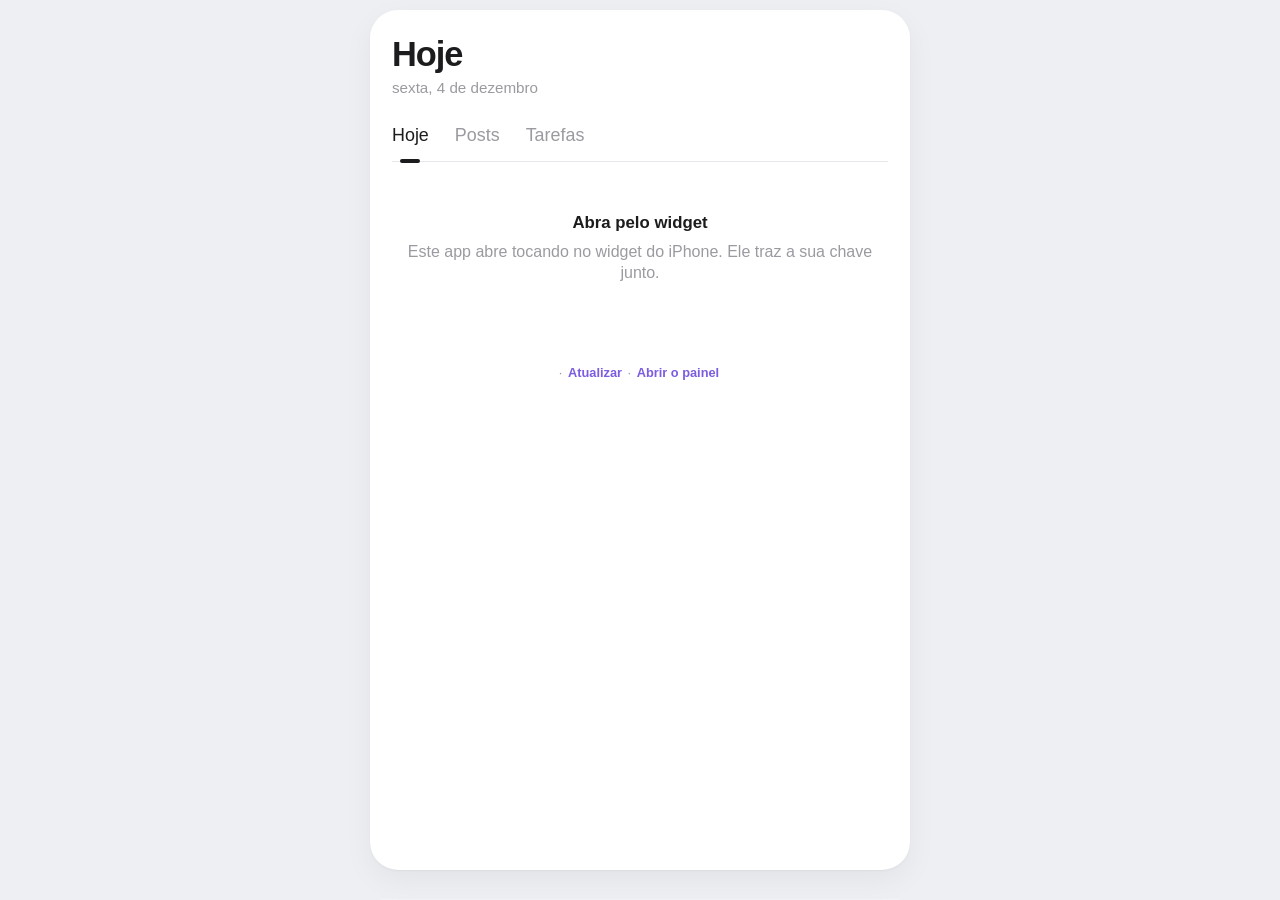
<file: app/index.html>
<!DOCTYPE html>
<html lang="pt-BR">
<head>
<meta charset="UTF-8">
<meta name="viewport" content="width=device-width, initial-scale=1, viewport-fit=cover">
<title>Hoje | Letícia Calisto</title>
<meta name="robots" content="noindex">
<meta name="theme-color" content="#EEEFF3" media="(prefers-color-scheme: light)">
<meta name="theme-color" content="#000000" media="(prefers-color-scheme: dark)">
<meta name="apple-mobile-web-app-capable" content="yes">
<meta name="apple-mobile-web-app-title" content="Hoje">
<link rel="icon" href="../imagens/icone.svg" type="image/svg+xml">
<link rel="apple-touch-icon" href="../imagens/icone-180.png">
<style>
/* =========================================================
   MINI APP (abre ao tocar nos widgets do iPhone)
   Estilo "My Tasks": cartão branco grande, título forte, abas
   com tracinho, bolinhas grandes com brilho suave e linhas
   pontilhadas. Lê e grava com a chave do widget
   (js/widget-tarefas-setup.sql).
   ========================================================= */
:root{
  --fundo:#EEEFF3; --cartao:#FFFFFF; --texto:#1C1C1E; --suave:#9A9AA0; --linha:#E6E6EB;
  --lilas:#7C5CE0; --lilas-bg:#EFE9FF; --lilas-in:#DDD2FF;
  --verde:#4E8A3E; --verde-bg:#E7F4E1; --verde-in:#D3EBC9;
  --amarelo:#D49A00; --amarelo-bg:#FFF4D2; --amarelo-in:#FFE7A3;
  --vermelho:#D7263D; --vermelho-bg:#FFE9EA; --vermelho-in:#FFD3D6;
  --cinza-bg:#F3F3F5; --cinza-in:#E8E8EC;
  --sans:-apple-system, BlinkMacSystemFont, "SF Pro Text", "SF Pro Display", "Inter", "Helvetica Neue", Arial, sans-serif;
}
@media (prefers-color-scheme: dark){
  :root{
    --fundo:#000000; --cartao:#1C1C1E; --texto:#F5F5F7; --suave:#8E8E93; --linha:#2E2E33;
    --lilas:#B6A2FF; --lilas-bg:#2A2347; --lilas-in:#3A3063;
    --verde:#8FD47A; --verde-bg:#1D2E18; --verde-in:#2A4222;
    --amarelo:#FFD25E; --amarelo-bg:#3A3015; --amarelo-in:#4E401B;
    --vermelho:#FF6B78; --vermelho-bg:#3A1518; --vermelho-in:#521E23;
    --cinza-bg:#2C2C2E; --cinza-in:#3A3A3C;
  }
}
*,*::before,*::after{box-sizing:border-box;}
html{-webkit-text-size-adjust:100%;}
body{margin:0;background:var(--fundo);color:var(--texto);font-family:var(--sans);font-size:16px;line-height:1.35;-webkit-font-smoothing:antialiased;-webkit-tap-highlight-color:transparent;}
button,input{font:inherit;color:inherit;}
[hidden]{display:none !important;}

.app{max-width:560px;margin:0 auto;padding:calc(env(safe-area-inset-top) + 10px) 10px calc(env(safe-area-inset-bottom) + 30px);}
.cartao{background:var(--cartao);border-radius:28px;padding:26px 22px 18px;box-shadow:0 1px 2px rgba(0,0,0,.04),0 10px 30px rgba(0,0,0,.05);min-height:calc(100vh - 40px);}
h1{margin:0;font-size:2.15rem;font-weight:600;letter-spacing:-.03em;line-height:1.05;}
.data-hoje{margin:6px 0 0;color:var(--suave);font-size:.95rem;}

/* Abas com tracinho, como no My Tasks */
.abas{display:flex;gap:26px;margin:24px 0 0;border-bottom:1.5px solid var(--linha);}
.abas button{position:relative;border:0;background:none;padding:0 0 14px;font-size:1.12rem;font-weight:500;color:var(--suave);cursor:pointer;}
.abas button.ativo{color:var(--texto);}
.abas button.ativo::after{content:"";position:absolute;left:50%;bottom:-2px;width:20px;height:4px;margin-left:-10px;border-radius:99px;background:var(--texto);}

.resumo{margin:16px 0 4px;font-size:.88rem;color:var(--suave);}
.resumo b{color:var(--texto);font-weight:600;}

/* Seções e linhas */
.secao{margin-top:22px;}
.titulo-secao{display:flex;justify-content:space-between;margin:0 0 2px;font-size:.78rem;font-weight:600;letter-spacing:.04em;text-transform:uppercase;color:var(--suave);}
.titulo-secao.atraso{color:var(--vermelho);}
.item{display:flex;align-items:center;gap:16px;padding:12px 0;border-top:1.5px dashed var(--linha);}
.secao .item:first-of-type{border-top:0;}
.corpo{flex:1;min-width:0;}
.titulo-item{font-size:1.06rem;line-height:1.3;color:var(--texto);}
.meta{margin-top:2px;font-size:.8rem;color:var(--suave);}
.meta.atraso{color:var(--vermelho);font-weight:600;}
.item.feita .titulo-item{color:var(--lilas);text-decoration:line-through;text-decoration-thickness:1.5px;}
.vazio{padding:12px 0;color:var(--suave);font-size:.92rem;}

/* Bolinhas grandes com brilho suave */
.bola{flex:none;position:relative;width:46px;height:46px;border-radius:50%;border:0;padding:0;cursor:pointer;display:inline-flex;align-items:center;justify-content:center;transition:transform .15s ease;}
.bola:active{transform:scale(.92);}
.bola::before{content:"";position:absolute;inset:8px;border-radius:50%;}
.bola svg{position:relative;width:20px;height:20px;}
.bola.pendente{background:var(--cartao);box-shadow:inset 0 0 0 1.5px #DCDCE2,0 2px 6px rgba(0,0,0,.05);}
.bola.atrasada{background:var(--vermelho-bg);box-shadow:inset 0 0 0 1.5px var(--vermelho-in),0 6px 14px rgba(215,38,61,.18);}
.bola.feita{background:var(--lilas-bg);box-shadow:inset 0 0 0 1.5px var(--lilas-in),0 6px 16px rgba(124,92,224,.32);color:var(--lilas);}
.bola.feita::before{background:var(--lilas-in);}
.bola.producao{background:var(--verde-bg);box-shadow:inset 0 0 0 1.5px var(--verde-in),0 6px 16px rgba(78,138,62,.26);color:var(--verde);}
.bola.post{background:var(--amarelo-bg);box-shadow:inset 0 0 0 1.5px var(--amarelo-in),0 6px 16px rgba(212,154,0,.28);color:var(--amarelo);}
.bola.criar{background:var(--cinza-bg);box-shadow:inset 0 0 0 1.5px var(--cinza-in),0 2px 6px rgba(0,0,0,.05);color:var(--suave);}
.bola.criar::before{background:var(--cinza-in);}

/* Criar tarefa */
.criar-texto{font-size:1.06rem;color:var(--suave);cursor:pointer;}
.form-nova{flex:1;min-width:0;}
.form-nova input[type=text]{width:100%;border:0;background:none;padding:6px 0;font-size:1.06rem;outline:none;color:var(--texto);}
.datas-nova{display:flex;flex-wrap:wrap;gap:6px;margin-top:6px;}
.datas-nova button,.datas-nova label{border:0;border-radius:99px;padding:5px 11px;background:var(--cinza-bg);font-size:.78rem;font-weight:500;color:var(--texto);cursor:pointer;position:relative;}
.datas-nova button.ativo,.datas-nova label.ativo{background:var(--texto);color:var(--cartao);}
.datas-nova input[type=date]{position:absolute;inset:0;opacity:0;width:100%;}
.btn-adicionar{flex:none;align-self:flex-start;margin-top:4px;border:0;border-radius:99px;padding:8px 14px;background:var(--lilas);color:#fff;font-size:.86rem;font-weight:600;cursor:pointer;}

/* Status do post */
.status{flex:none;border:0;border-radius:99px;padding:5px 11px;font-size:.76rem;font-weight:600;background:var(--cinza-bg);color:var(--suave);cursor:pointer;white-space:nowrap;}
.status.postado{background:var(--lilas-bg);color:var(--lilas);}
.status.atrasado{background:var(--vermelho-bg);color:var(--vermelho);}
.chip-tipo{display:inline-block;margin-right:6px;padding:1px 7px;border-radius:5px;font-size:.68rem;font-weight:700;}
.chip-tipo.post{background:var(--amarelo-bg);color:var(--amarelo);}
.chip-tipo.publipost{background:var(--verde-bg);color:var(--verde);}

/* Folha de baixo para escolher o status */
.fundo-folha{position:fixed;inset:0;background:rgba(0,0,0,.28);opacity:0;pointer-events:none;transition:opacity .2s;z-index:20;}
.fundo-folha.aberta{opacity:1;pointer-events:auto;}
.folha{position:fixed;left:50%;bottom:0;width:100%;max-width:560px;transform:translate(-50%,100%);background:var(--cartao);border-radius:22px 22px 0 0;padding:10px 18px calc(env(safe-area-inset-bottom) + 18px);transition:transform .25s ease;z-index:21;}
.folha.aberta{transform:translate(-50%,0);}
.folha .alca{width:36px;height:5px;border-radius:99px;background:var(--linha);margin:0 auto 14px;}
.folha h3{margin:0 0 2px;font-size:1.05rem;font-weight:600;}
.folha p{margin:0 0 10px;font-size:.85rem;color:var(--suave);}
.folha button.opcao{display:flex;align-items:center;justify-content:space-between;width:100%;border:0;border-top:1.5px dashed var(--linha);background:none;padding:14px 2px;font-size:1rem;text-align:left;cursor:pointer;}
.folha button.opcao.atual{font-weight:600;color:var(--lilas);}

.rodape{margin-top:28px;text-align:center;font-size:.8rem;color:var(--suave);}
.rodape a,.rodape button{color:var(--lilas);text-decoration:none;font-weight:600;border:0;background:none;padding:2px;cursor:pointer;font-size:.8rem;}
.aviso-rapido{position:fixed;left:50%;bottom:calc(env(safe-area-inset-bottom) + 24px);transform:translate(-50%,20px);opacity:0;padding:12px 18px;border-radius:14px;background:rgba(30,30,32,.92);color:#fff;font-size:.9rem;font-weight:500;max-width:calc(100% - 40px);text-align:center;transition:all .25s ease;pointer-events:none;z-index:30;}
.aviso-rapido.visivel{opacity:1;transform:translate(-50%,0);}
.carregando,.erro{padding:50px 10px;text-align:center;color:var(--suave);}
.erro b{display:block;margin-bottom:6px;color:var(--texto);font-size:1.05rem;}
</style>
</head>
<body>
<main class="app">
  <div class="cartao">
    <h1 id="titulo">Hoje</h1>
    <p class="data-hoje" id="dataHoje"></p>
    <nav class="abas" id="abas" role="tablist">
      <button type="button" data-aba="hoje" class="ativo">Hoje</button>
      <button type="button" data-aba="posts">Posts</button>
      <button type="button" data-aba="tarefas">Tarefas</button>
    </nav>
    <div id="conteudo"><p class="carregando">Carregando…</p></div>
    <p class="rodape"><span id="atualizadoEm"></span> · <button type="button" id="btnAtualizar">Atualizar</button> · <a href="../painel.html?aba=gp-tarefas">Abrir o painel</a></p>
  </div>
</main>

<div class="fundo-folha" id="fundoFolha"></div>
<div class="folha" id="folhaStatus" role="dialog" aria-modal="true">
  <div class="alca"></div>
  <h3 id="tituloFolha">Status do post</h3>
  <p id="subFolha"></p>
  <div id="opcoesFolha"></div>
</div>
<div class="aviso-rapido" id="avisoRapido" role="status"></div>

<script>
(function () {
  var SUPABASE_URL = "https://yqshjfzcoyiqikjnukyb.supabase.co";
  var SUPABASE_ANON =
    "eyJhbGciOiJIUzI1NiIsInR5cCI6IkpXVCJ9.eyJpc3MiOiJzdXBhYmFzZSIsInJlZiI6Inlxc2hqZnpjb3lpcWlram51a3liIiwicm9sZSI6ImFub24iLCJpYXQiOjE3ODg5NzIzNDgsImV4cCI6MjEwNDU0ODM0OH0.QBseFaGdtG_6g2c_7EUeGnbhb9_JIa0hBsA2AzGnkp4";
  var CHAVE_LOCAL = "miniAppChave";
  var DIAS = ["dom", "seg", "ter", "qua", "qui", "sex", "sáb"];
  var DIAS_LONGOS = ["domingo", "segunda", "terça", "quarta", "quinta", "sexta", "sábado"];
  var MESES = ["janeiro", "fevereiro", "março", "abril", "maio", "junho", "julho", "agosto", "setembro", "outubro", "novembro", "dezembro"];
  var STATUS = [["afazer", "A fazer"], ["roteiro", "Roteiro pronto"], ["gravado", "Gravado"], ["editado", "Editado"], ["postado", "Postado"]];
  var NOME_STATUS = {};
  STATUS.forEach(function (s) { NOME_STATUS[s[0]] = s[1]; });
  var ICONES = {
    check: '<svg viewBox="0 0 24 24" fill="none" stroke="currentColor" stroke-width="2.4" stroke-linecap="round" stroke-linejoin="round"><path d="M5 12.5l4.5 4.5L19 7.5"/></svg>',
    mais: '<svg viewBox="0 0 24 24" fill="none" stroke="currentColor" stroke-width="2.2" stroke-linecap="round"><path d="M12 5v14M5 12h14"/></svg>',
    etapa: '<svg viewBox="0 0 24 24" fill="none" stroke="currentColor" stroke-width="2" stroke-linecap="round" stroke-linejoin="round"><path d="M12 3a9 9 0 1 1-8.5 6" stroke-dasharray="2.2 3.2"/><path d="M8 12l3 3 5-6"/></svg>',
    play: '<svg viewBox="0 0 24 24" fill="none" stroke="currentColor" stroke-width="2" stroke-linecap="round" stroke-linejoin="round"><path d="M12 3a9 9 0 1 1-8.5 6" stroke-dasharray="2.2 3.2"/><path d="M10 8.5v7l6-3.5z" fill="currentColor"/></svg>',
  };

  // ---------- chave: vem no link do widget (#k=...) e fica guardada neste aparelho ----------
  var params = new URLSearchParams(location.hash.slice(1));
  var chave = params.get("k") || "";
  var abaAtual = params.get("aba") || "hoje";
  var concluirAoAbrir = params.get("concluir") || "";
  try {
    if (chave) localStorage.setItem(CHAVE_LOCAL, chave);
    else chave = localStorage.getItem(CHAVE_LOCAL) || "";
  } catch (e) {}
  if (params.get("k") || concluirAoAbrir) history.replaceState(null, "", location.pathname + "#aba=" + abaAtual);

  var dados = null;
  var novaAberta = false;
  var novaData = "hoje"; // "hoje" | "amanha" | "" | AAAA-MM-DD
  var conteudo = document.getElementById("conteudo");

  // ---------- utilitários ----------
  function esc(s) {
    return String(s == null ? "" : s).replace(/[&<>"']/g, function (c) {
      return { "&": "&amp;", "<": "&lt;", ">": "&gt;", '"': "&quot;", "'": "&#39;" }[c];
    });
  }
  function isoDe(d) {
    return d.getFullYear() + "-" + String(d.getMonth() + 1).padStart(2, "0") + "-" + String(d.getDate()).padStart(2, "0");
  }
  function dataDe(iso) {
    var p = String(iso).slice(0, 10).split("-").map(Number);
    return new Date(p[0], p[1] - 1, p[2]);
  }
  function hojeIso() { return isoDe(new Date()); }
  function somarDias(iso, n) { var d = dataDe(iso); d.setDate(d.getDate() + n); return isoDe(d); }
  function diasEntre(a, b) { return Math.round((dataDe(b) - dataDe(a)) / 86400000); }
  function quando(iso, hoje) {
    var dif = diasEntre(hoje, iso);
    if (dif === 0) return "hoje";
    if (dif === 1) return "amanhã";
    if (dif === -1) return "ontem";
    if (dif < 0) return "há " + -dif + " dias";
    var d = dataDe(iso);
    return DIAS[d.getDay()] + ", " + String(d.getDate()).padStart(2, "0") + "/" + String(d.getMonth() + 1).padStart(2, "0");
  }
  function rpc(nome, corpo) {
    return fetch(SUPABASE_URL + "/rest/v1/rpc/" + nome, {
      method: "POST",
      headers: { apikey: SUPABASE_ANON, Authorization: "Bearer " + SUPABASE_ANON, "Content-Type": "application/json" },
      body: JSON.stringify(corpo),
    }).then(function (r) {
      if (!r.ok) throw new Error("HTTP " + r.status);
      return r.json();
    });
  }
  var timerAviso = null;
  function avisoRapido(texto) {
    var el = document.getElementById("avisoRapido");
    el.textContent = texto;
    el.classList.add("visivel");
    clearTimeout(timerAviso);
    timerAviso = setTimeout(function () { el.classList.remove("visivel"); }, 2600);
  }
  function falhou(erro) {
    console.error(erro);
    alert("Não consegui salvar. Confira a internet e tente de novo.");
  }

  // ---------- dados organizados ----------
  // item: { tipo: "tarefa"|"etapa", id, titulo, sub, inicio, prazo, feito, feitoEm }
  function itensDeTarefa() {
    var itens = [];
    (dados.tarefas || []).forEach(function (t) {
      if (!t) return;
      itens.push({ tipo: "tarefa", id: String(t.id), titulo: t.titulo || "(sem título)", sub: "", inicio: t.data || null, prazo: t.data || null, feito: !!t.feita, feitoEm: t.feitaEm || null });
    });
    (dados.producao || []).forEach(function (s) {
      if (!s || !s.fim) return;
      var fim = String(s.fim).slice(0, 10);
      itens.push({ tipo: "etapa", id: String(s.id || ""), titulo: s.nome || "Etapa", sub: s.video || "", inicio: String(s.inicio || s.fim).slice(0, 10), prazo: fim, feito: !!s.concluida, feitoEm: null });
    });
    return itens;
  }
  function posts() {
    return (dados.posts || []).map(function (p) { return Object.assign({}, p, { data: p.data ? String(p.data).slice(0, 10) : null }); });
  }
  function ehDeHoje(i, hoje) { return i.inicio && i.inicio <= hoje && i.prazo >= hoje; }
  // dia em que foi feita: o registrado ou, para etapa de produção (sem registro), o prazo, nunca depois de hoje
  function feitaEm(i) {
    if (i.feitoEm) return isoDe(new Date(i.feitoEm));
    var hoje = hojeIso();
    return i.prazo && i.prazo > hoje ? hoje : i.prazo;
  }

  // ---------- peças ----------
  function htmlItem(i, hoje) {
    var atrasada = !i.feito && i.prazo && i.prazo < hoje;
    var classe = i.feito ? "feita" : i.tipo === "etapa" ? "producao" : atrasada ? "atrasada" : "pendente";
    var icone = i.feito ? ICONES.check : i.tipo === "etapa" ? ICONES.etapa : "";
    var meta = [];
    if (i.tipo === "etapa") meta.push("Produção" + (i.sub ? " · " + esc(i.sub) : ""));
    if (!i.feito && i.prazo && i.prazo !== hoje && !(i.inicio <= hoje && i.prazo >= hoje)) meta.push(quando(i.inicio > hoje ? i.inicio : i.prazo, hoje));
    return '<div class="item' + (i.feito ? " feita" : "") + '">' +
      '<button type="button" class="bola ' + classe + '" data-marcar="' + i.tipo + ":" + esc(i.id) + '" aria-label="' + (i.feito ? "Reabrir" : "Concluir") + '">' + icone + "</button>" +
      '<div class="corpo"><div class="titulo-item">' + esc(i.titulo) + "</div>" +
      (meta.length ? '<div class="meta' + (atrasada ? " atraso" : "") + '">' + meta.join(" · ") + "</div>" : "") + "</div></div>";
  }
  function htmlPost(p, hoje) {
    var atrasado = p.data && p.data < hoje && p.status !== "postado";
    var meta = (p.data ? quando(p.data, hoje) : "sem data") + (p.marca ? " · " + esc(p.marca) : "");
    return '<div class="item' + (p.status === "postado" ? " feita" : "") + '">' +
      '<button type="button" class="bola ' + (p.status === "postado" ? "feita" : "post") + '" data-post="' + esc(p.id) + '" aria-label="Mudar o status">' + (p.status === "postado" ? ICONES.check : ICONES.play) + "</button>" +
      '<div class="corpo"><div class="titulo-item">' + esc(p.titulo) + "</div>" +
      '<div class="meta' + (atrasado ? " atraso" : "") + '"><span class="chip-tipo ' + (p.tipo === "publipost" ? "publipost" : "post") + '">' + (p.tipo === "publipost" ? "Publi" : "Post") + "</span>" + meta + "</div></div>" +
      '<button type="button" class="status ' + (p.status === "postado" ? "postado" : atrasado ? "atrasado" : "") + '" data-post="' + esc(p.id) + '">' + esc(NOME_STATUS[p.status] || "A fazer") + "</button></div>";
  }
  function htmlCriar() {
    if (!novaAberta) {
      return '<div class="item"><button type="button" class="bola criar" data-abrir-nova aria-label="Criar tarefa">' + ICONES.mais + '</button><span class="criar-texto" data-abrir-nova>Criar tarefa</span></div>';
    }
    var hoje = hojeIso();
    var personalizada = novaData && novaData !== "hoje" && novaData !== "amanha";
    var chip = function (valor, rotulo) {
      return '<button type="button" data-data-nova="' + valor + '" class="' + (novaData === valor ? "ativo" : "") + '">' + rotulo + "</button>";
    };
    return '<div class="item"><button type="button" class="bola criar" data-fechar-nova aria-label="Cancelar">' + ICONES.mais + "</button>" +
      '<div class="form-nova"><input type="text" id="campoNova" placeholder="Nova tarefa" autocomplete="off" enterkeyhint="done">' +
      '<div class="datas-nova">' + chip("hoje", "Hoje") + chip("amanha", "Amanhã") + chip("", "Sem data") +
      '<label class="' + (personalizada ? "ativo" : "") + '">' + (personalizada ? quando(novaData, hoje) : "Escolher dia") + '<input type="date" id="campoDataNova" value="' + (personalizada ? novaData : "") + '"></label></div></div>' +
      '<button type="button" class="btn-adicionar" id="btnAdicionarNova">Adicionar</button></div>';
  }
  function secao(titulo, html, classe) {
    if (!html) return "";
    return '<section class="secao"><div class="titulo-secao' + (classe ? " " + classe : "") + '"><span>' + titulo + "</span></div>" + html + "</section>";
  }
  function lista(itens, hoje) { return itens.map(function (i) { return htmlItem(i, hoje); }).join(""); }
  var porPrazo = function (a, b) { return String(a.prazo).localeCompare(String(b.prazo)); };

  // ---------- abas ----------
  function abaHoje(hoje) {
    var itens = itensDeTarefa();
    var pendentesHoje = itens.filter(function (i) { return !i.feito && ehDeHoje(i, hoje); }).sort(porPrazo);
    var atrasadas = itens.filter(function (i) { return !i.feito && i.prazo && i.prazo < hoje; }).sort(porPrazo);
    var feitasHoje = itens.filter(function (i) { return i.feito && (i.tipo === "tarefa" ? feitaEm(i) === hoje : ehDeHoje(i, hoje)); });
    var ps = posts().filter(function (p) { return p.data && p.data <= hoje && (p.status !== "postado" || p.data === hoje); })
      .sort(function (a, b) { return a.data.localeCompare(b.data); });
    var total = pendentesHoje.length + feitasHoje.length;
    var html = '<p class="resumo"><b>' + feitasHoje.length + " de " + total + "</b> feitas hoje" +
      (ps.length ? " · <b>" + ps.filter(function (p) { return p.status !== "postado"; }).length + "</b> pra postar" : "") + "</p>";
    html += '<section class="secao">' + htmlCriar() + "</section>";
    html += secao("Pra postar", ps.map(function (p) { return htmlPost(p, hoje); }).join(""));
    html += secao("Atrasadas", lista(atrasadas, hoje), "atraso");
    html += secao("Hoje", lista(pendentesHoje.concat(feitasHoje), hoje) || '<div class="vazio">Nada para hoje.</div>');
    return html;
  }

  function abaPosts(hoje) {
    var todos = posts();
    var mes = hoje.slice(0, 7);
    var doMes = todos.filter(function (p) { return p.data && p.data.indexOf(mes) === 0; });
    var postados = doMes.filter(function (p) { return p.status === "postado"; });
    var dias = {};
    postados.forEach(function (p) { dias[p.data] = 1; });
    var html = '<p class="resumo"><b>' + postados.length + " de " + doMes.length + "</b> postados em " + MESES[dataDe(hoje).getMonth()] +
      " · <b>" + Object.keys(dias).length + "</b> " + (Object.keys(dias).length === 1 ? "dia" : "dias") + " com post</p>";
    var atrasados = todos.filter(function (p) { return p.data && p.data < hoje && p.status !== "postado"; }).sort(function (a, b) { return a.data.localeCompare(b.data); });
    var proximos = todos.filter(function (p) { return p.data && p.data >= hoje && p.status !== "postado"; }).sort(function (a, b) { return a.data.localeCompare(b.data); });
    var semData = todos.filter(function (p) { return !p.data && p.status !== "postado"; });
    var feitos = postados.slice().sort(function (a, b) { return b.data.localeCompare(a.data); });
    var h = function (l) { return l.map(function (p) { return htmlPost(p, hoje); }).join(""); };
    html += secao("Atrasados", h(atrasados), "atraso");
    html += secao("Próximos", h(proximos) || '<div class="vazio">Nada agendado.</div>');
    html += secao("Sem data", h(semData));
    html += secao("Postados no mês", h(feitos));
    return html;
  }

  function abaTarefas(hoje) {
    var itens = itensDeTarefa();
    var semana = somarDias(hoje, -7);
    var atrasadas = itens.filter(function (i) { return !i.feito && i.prazo && i.prazo < hoje; }).sort(porPrazo);
    var deHoje = itens.filter(function (i) { return !i.feito && ehDeHoje(i, hoje); }).sort(porPrazo);
    var proximas = itens.filter(function (i) { return !i.feito && i.inicio && i.inicio > hoje; })
      .sort(function (a, b) { return a.inicio.localeCompare(b.inicio); });
    var aFazer = itens.filter(function (i) { return !i.feito && !i.prazo; });
    var concluidas = itens.filter(function (i) { return i.feito && feitaEm(i) >= semana && feitaEm(i) <= hoje; })
      .sort(function (a, b) { return String(feitaEm(b)).localeCompare(String(feitaEm(a))); });
    var html = '<section class="secao">' + htmlCriar() + "</section>";
    html += secao("Atrasadas", lista(atrasadas, hoje), "atraso");
    html += secao("Hoje", lista(deHoje, hoje) || '<div class="vazio">Nada para hoje.</div>');
    html += secao("Próximos dias", lista(proximas, hoje));
    html += secao("A fazer", lista(aFazer, hoje));
    html += secao("Concluídas", lista(concluidas, hoje));
    return html;
  }

  function desenhar() {
    var hoje = hojeIso();
    var d = new Date();
    document.getElementById("titulo").textContent = { hoje: "Hoje", posts: "Posts", tarefas: "Tarefas" }[abaAtual];
    document.getElementById("dataHoje").textContent = DIAS_LONGOS[d.getDay()] + ", " + d.getDate() + " de " + MESES[d.getMonth()];
    document.querySelectorAll("#abas button").forEach(function (b) { b.classList.toggle("ativo", b.dataset.aba === abaAtual); });
    if (!dados) return;
    var digitado = document.getElementById("campoNova") ? document.getElementById("campoNova").value : "";
    conteudo.innerHTML = abaAtual === "posts" ? abaPosts(hoje) : abaAtual === "tarefas" ? abaTarefas(hoje) : abaHoje(hoje);
    var campo = document.getElementById("campoNova");
    if (campo) {
      campo.value = digitado;
      campo.focus();
    }
  }

  function carregar() {
    if (!chave) {
      conteudo.innerHTML = '<div class="erro"><b>Abra pelo widget</b>Este app abre tocando no widget do iPhone. Ele traz a sua chave junto.</div>';
      return Promise.resolve();
    }
    return rpc("widget_tarefas", { p_token: chave })
      .then(function (r) {
        if (!r || !Array.isArray(r.tarefas)) throw new Error("chave");
        dados = r;
        var agora = new Date();
        document.getElementById("atualizadoEm").textContent = "Atualizado às " + String(agora.getHours()).padStart(2, "0") + ":" + String(agora.getMinutes()).padStart(2, "0");
        if (concluirAoAbrir) {
          var alvo = concluirAoAbrir;
          concluirAoAbrir = "";
          var t = (dados.tarefas || []).find(function (x) { return String(x.id) === String(alvo); });
          if (t && !t.feita) marcar("tarefa", t.id, true).then(function (ok) { if (ok) avisoRapido("Feito: " + t.titulo + " ✓  Pode voltar para a tela inicial."); });
          else if (t) avisoRapido("Essa tarefa já estava feita.");
        }
        desenhar();
      })
      .catch(function (erro) {
        console.error(erro);
        if (!dados) conteudo.innerHTML = '<div class="erro"><b>Não consegui carregar</b>Confira a internet. Se continuar, a chave do widget pode ter mudado.</div>';
      });
  }

  // ---------- ações ----------
  // marca na hora e grava; se o banco recusar, desfaz
  function marcar(tipo, id, feito) {
    var alvo = tipo === "tarefa"
      ? (dados.tarefas || []).find(function (t) { return String(t.id) === String(id); })
      : (dados.producao || []).find(function (s) { return String(s.id) === String(id); });
    if (!alvo) return Promise.resolve(false);
    var antes = tipo === "tarefa" ? { feita: alvo.feita, feitaEm: alvo.feitaEm } : { concluida: alvo.concluida };
    if (tipo === "tarefa") { alvo.feita = feito; alvo.feitaEm = feito ? new Date().toISOString() : null; }
    else alvo.concluida = feito;
    desenhar();
    var chamada = tipo === "tarefa"
      ? rpc("widget_marcar_tarefa", { p_token: chave, p_id: String(id), p_feita: feito })
      : rpc("widget_marcar_etapa", { p_token: chave, p_id: String(id), p_feita: feito });
    return chamada.then(function (ok) {
      if (ok !== true) throw new Error("não salvou");
      return true;
    }).catch(function (erro) {
      Object.assign(alvo, antes);
      desenhar();
      falhou(erro);
      return false;
    });
  }

  function criarTarefa() {
    var campo = document.getElementById("campoNova");
    var titulo = campo ? campo.value.trim() : "";
    if (!titulo) return;
    var hoje = hojeIso();
    var data = novaData === "hoje" ? hoje : novaData === "amanha" ? somarDias(hoje, 1) : novaData || null;
    var botao = document.getElementById("btnAdicionarNova");
    if (botao) botao.disabled = true;
    rpc("widget_nova_tarefa", { p_token: chave, p_titulo: titulo, p_data: data })
      .then(function (nova) {
        if (!nova || !nova.id) throw new Error("não criou");
        dados.tarefas = (dados.tarefas || []).concat(nova);
        campo.value = "";
        desenhar();
        avisoRapido("Tarefa criada");
      })
      .catch(function (erro) {
        if (botao) botao.disabled = false;
        falhou(erro);
      });
  }

  // folha de status do post
  var postEmEdicao = null;
  function abrirFolha(id) {
    var p = (dados.posts || []).find(function (x) { return String(x.id) === String(id); });
    if (!p) return;
    postEmEdicao = p;
    document.getElementById("tituloFolha").textContent = p.titulo;
    document.getElementById("subFolha").textContent = "Em que pé está este " + (p.tipo === "publipost" ? "publi" : "post") + "?";
    document.getElementById("opcoesFolha").innerHTML = STATUS.map(function (s) {
      return '<button type="button" class="opcao' + (p.status === s[0] ? " atual" : "") + '" data-status="' + s[0] + '"><span>' + s[1] + "</span>" + (p.status === s[0] ? "✓" : "") + "</button>";
    }).join("");
    document.getElementById("fundoFolha").classList.add("aberta");
    document.getElementById("folhaStatus").classList.add("aberta");
  }
  function fecharFolha() {
    document.getElementById("fundoFolha").classList.remove("aberta");
    document.getElementById("folhaStatus").classList.remove("aberta");
    postEmEdicao = null;
  }
  document.getElementById("fundoFolha").addEventListener("click", fecharFolha);
  document.getElementById("opcoesFolha").addEventListener("click", function (e) {
    var b = e.target.closest("[data-status]");
    if (!b || !postEmEdicao) return;
    var p = postEmEdicao;
    var anterior = p.status;
    p.status = b.dataset.status;
    fecharFolha();
    desenhar();
    rpc("widget_status_post", { p_token: chave, p_card: String(p.id), p_status: p.status })
      .then(function (ok) {
        if (ok !== true) throw new Error("não salvou");
        avisoRapido(p.status === "postado" ? "Postado! ✓" : "Status: " + NOME_STATUS[p.status]);
      })
      .catch(function (erro) {
        p.status = anterior;
        desenhar();
        falhou(erro);
      });
  });

  document.getElementById("abas").addEventListener("click", function (e) {
    var b = e.target.closest("[data-aba]");
    if (!b) return;
    abaAtual = b.dataset.aba;
    novaAberta = false;
    history.replaceState(null, "", location.pathname + "#aba=" + abaAtual);
    desenhar();
    window.scrollTo(0, 0);
  });
  conteudo.addEventListener("click", function (e) {
    if (!dados) return;
    var m = e.target.closest("[data-marcar]");
    if (m) {
      var partes = m.dataset.marcar.split(":");
      var item = itensDeTarefa().find(function (i) { return i.tipo === partes[0] && i.id === partes.slice(1).join(":"); });
      if (item) marcar(item.tipo, item.id, !item.feito);
      return;
    }
    var p = e.target.closest("[data-post]");
    if (p) return abrirFolha(p.dataset.post);
    if (e.target.closest("[data-abrir-nova]")) { novaAberta = true; novaData = abaAtual === "tarefas" ? "" : "hoje"; desenhar(); return; }
    if (e.target.closest("[data-fechar-nova]")) { novaAberta = false; desenhar(); return; }
    var d = e.target.closest("[data-data-nova]");
    if (d) { novaData = d.dataset.dataNova; desenhar(); return; }
    if (e.target.closest("#btnAdicionarNova")) criarTarefa();
  });
  conteudo.addEventListener("change", function (e) {
    if (e.target.id === "campoDataNova" && e.target.value) { novaData = e.target.value; desenhar(); }
  });
  conteudo.addEventListener("keydown", function (e) {
    if (e.target.id === "campoNova" && e.key === "Enter") { e.preventDefault(); criarTarefa(); }
    if (e.target.id === "campoNova" && e.key === "Escape") { novaAberta = false; desenhar(); }
  });
  document.getElementById("btnAtualizar").addEventListener("click", carregar);
  document.addEventListener("visibilitychange", function () {
    if (document.visibilityState === "visible") carregar();
  });

  // para testes locais: MiniApp.mostrar(dadosFalsos)
  window.MiniApp = { mostrar: function (x) { dados = x; desenhar(); } };

  desenhar();
  carregar();
})();
</script>
</body>
</html>
</file>
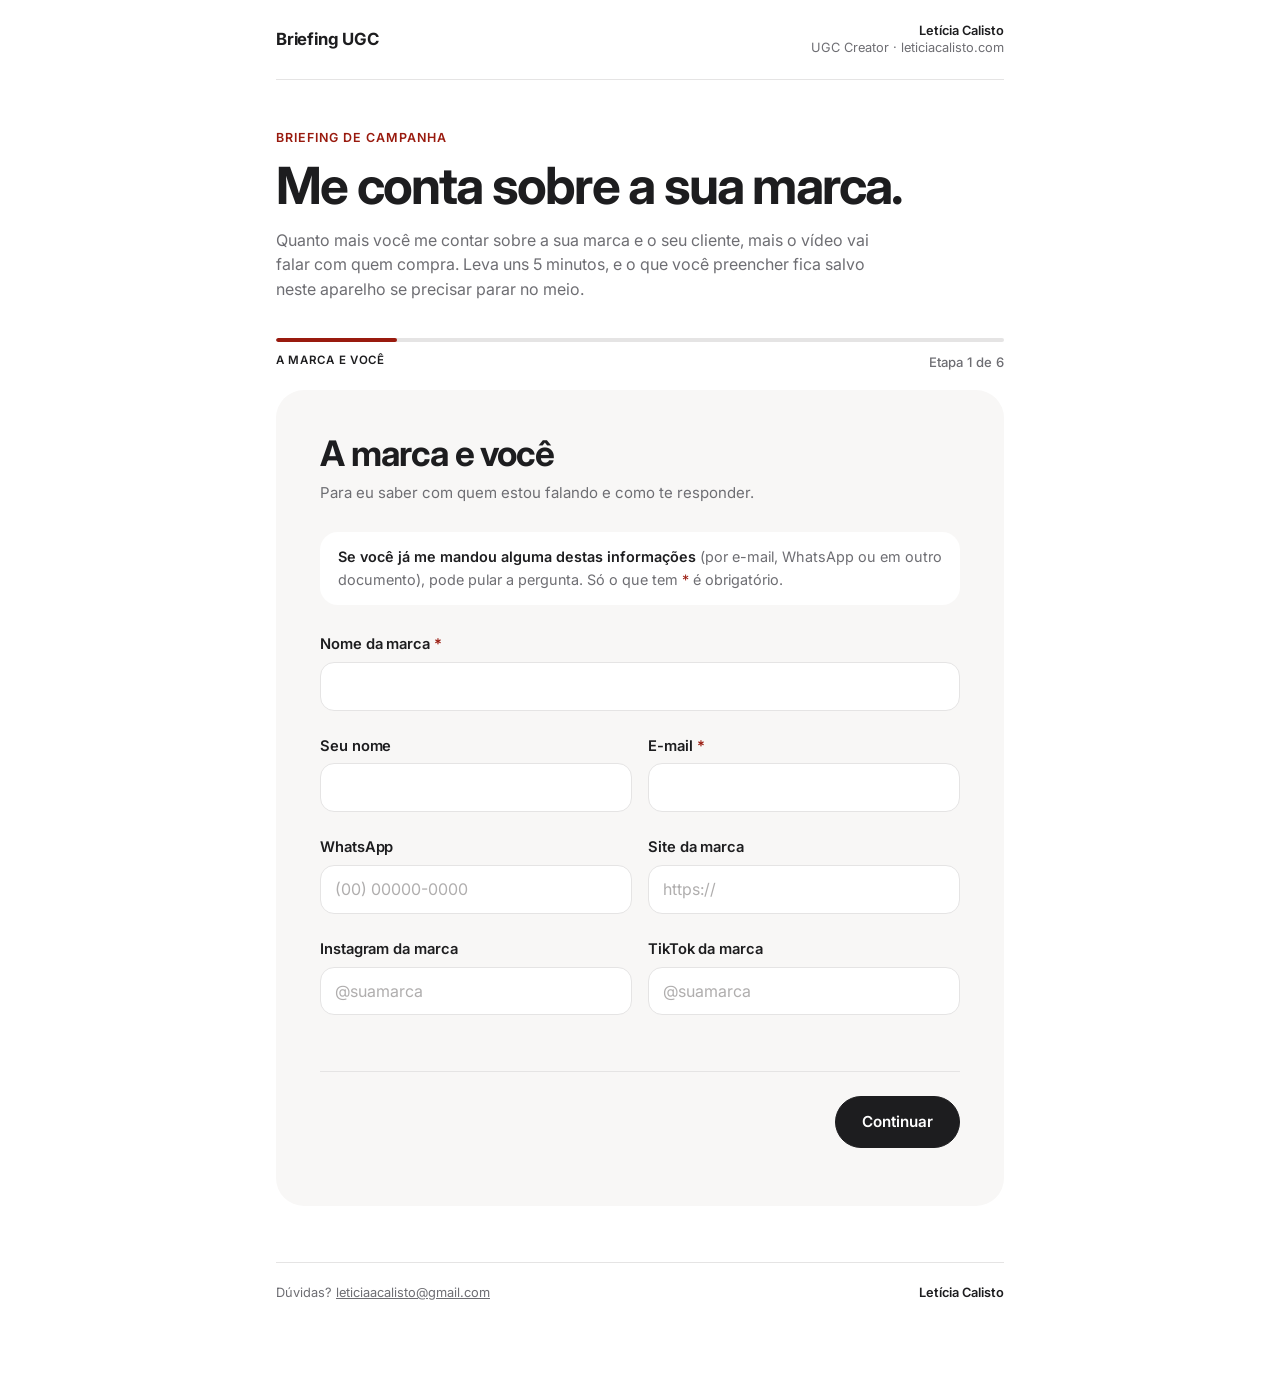
<file: briefing/index.html>
<!DOCTYPE html>
<html lang="pt-BR">
<head>
<meta charset="UTF-8">
<meta name="viewport" content="width=device-width, initial-scale=1">
<title>Briefing de campanha | Letícia Calisto</title>
<meta name="description" content="Briefing de campanha UGC com a Letícia Calisto: conte sobre a sua marca, o seu público e o vídeo que você precisa.">
<meta name="robots" content="noindex">
<meta name="theme-color" content="#ffffff">
<link rel="icon" href="../imagens/icone.svg" type="image/svg+xml">
<link rel="icon" href="../imagens/icone-32.png" sizes="32x32" type="image/png">
<link rel="apple-touch-icon" href="../imagens/icone-180.png">

<!-- Fonte no estilo Apple, igual à do roteiro: SF Pro no iPhone e no Mac; Inter no resto -->
<link rel="preconnect" href="https://fonts.googleapis.com">
<link rel="preconnect" href="https://fonts.gstatic.com" crossorigin>
<link href="https://fonts.googleapis.com/css2?family=Inter:wght@400;500;600;700&display=swap" rel="stylesheet">

<style>
/* =========================================================
   VISUAL: o mesmo da página de roteiro (roteiro/index.html):
   branca e limpa, no estilo Apple. Como o briefing chega antes
   de existir roteiro, a cor de acento é a da Letícia (tijolo);
   no roteiro ela é trocada pela cor de cada marca.
   ========================================================= */
:root{
  --fundo:#ffffff;
  --cinza:#f8f7f6;
  --tinta:#1d1d1f;
  --tinta-suave:#6e6e73;
  --linha:#e5e4e4;
  --marca:#991a0e;
  --marca-clara:#f6e4e2;
  --marca-texto:#991a0e;
  --raio:14px;
  --sans:-apple-system, BlinkMacSystemFont, "SF Pro Text", "SF Pro Display", "Inter", "Helvetica Neue", Arial, sans-serif;
}
*,*::before,*::after{box-sizing:border-box;}
html{-webkit-text-size-adjust:100%;}
body{margin:0;background:var(--fundo);color:var(--tinta);font-family:var(--sans);font-size:15px;line-height:1.55;-webkit-font-smoothing:antialiased;overflow-x:clip;}
a{color:inherit;}
button,input,select,textarea{font:inherit;color:inherit;}
:focus-visible{outline:3px solid var(--marca);outline-offset:3px;border-radius:6px;}
.oculto-visual{position:absolute;width:1px;height:1px;padding:0;margin:-1px;overflow:hidden;clip:rect(0 0 0 0);white-space:nowrap;border:0;}

.pagina{max-width:760px;margin:0 auto;padding:0 16px 88px;}

/* ---------- Topo: título + assinatura (igual ao roteiro) ---------- */
.barra-topo{display:flex;justify-content:space-between;align-items:center;gap:16px;padding:22px 0;border-bottom:1px solid var(--linha);}
.barra-topo .marca-nome{font-size:1.05rem;font-weight:700;letter-spacing:-.01em;text-decoration:none;}
.barra-topo .assina{font-size:.8rem;color:var(--tinta-suave);text-align:right;line-height:1.35;}
.barra-topo .assina b{display:block;color:var(--tinta);font-weight:600;}

/* ---------- Capa ---------- */
.topo{padding:48px 0 36px;}
.eyebrow{display:block;font-size:.78rem;font-weight:600;letter-spacing:.08em;text-transform:uppercase;color:var(--marca-texto);}
.titulo-capa{font-size:clamp(2.2rem,6.4vw,3.2rem);font-weight:700;line-height:1.03;letter-spacing:-.035em;margin:12px 0 16px;}
.topo p{margin:0;max-width:600px;font-size:1rem;line-height:1.55;color:var(--tinta-suave);}

/* ---------- Progresso ---------- */
.progresso{margin:0 0 18px;}
.progresso-trilho{height:4px;background:var(--linha);border-radius:99px;overflow:hidden;}
.progresso-barra{height:100%;width:0;background:var(--marca);border-radius:99px;transition:width .35s ease;}
.progresso-texto{display:flex;justify-content:space-between;gap:12px;margin-top:10px;font-size:.82rem;color:var(--tinta-suave);}
.progresso-texto span{font-weight:600;letter-spacing:.06em;text-transform:uppercase;font-size:.72rem;color:var(--tinta);}
.progresso-texto strong{font-weight:500;}

/* ---------- Cartão da etapa ---------- */
.cartao{background:var(--cinza);border-radius:28px;padding:clamp(22px,5vw,44px);}
.etapa{display:none;}
.etapa.ativa{display:block;animation:entrar .3s ease;}
@keyframes entrar{from{opacity:0;transform:translateY(6px);}to{opacity:1;transform:none;}}
.etapa h2{font-size:clamp(1.6rem,4.6vw,2.2rem);font-weight:700;line-height:1.1;letter-spacing:-.03em;margin:0 0 8px;}
.etapa .sub{color:var(--tinta-suave);margin:0 0 28px;}

/* ---------- Campos ---------- */
.campo{margin-bottom:24px;}
.campo > label, .campo > .rotulo{display:block;font-weight:600;font-size:.92rem;letter-spacing:-.005em;margin-bottom:6px;}
.campo .dica{display:block;font-size:.82rem;color:var(--tinta-suave);margin:-2px 0 8px;font-weight:400;}
.obrigatorio{color:var(--marca-texto);}
input[type=text],input[type=email],input[type=tel],input[type=url],input[type=date],select,textarea{
  width:100%;padding:11px 14px;border:1px solid var(--linha);border-radius:var(--raio);background:#fff;font-size:16px;
  transition:border-color .15s ease, box-shadow .15s ease;
}
input::placeholder,textarea::placeholder{color:#b0aeae;}
textarea{min-height:96px;resize:vertical;}
input:focus,select:focus,textarea:focus{outline:none;border-color:var(--marca);box-shadow:0 0 0 3px var(--marca-clara);}
.campo.erro input,.campo.erro textarea,.campo.erro .opcoes{border-color:var(--marca);}
.msg-erro{display:none;color:var(--marca-texto);font-size:.84rem;font-weight:500;margin-top:6px;}
.campo.erro .msg-erro{display:block;}
.dupla{display:grid;grid-template-columns:1fr;gap:0 16px;}
@media (min-width:620px){.dupla{grid-template-columns:1fr 1fr;}}

/* Opções em "pílulas" (radio e checkbox) */
.opcoes{display:flex;flex-wrap:wrap;gap:8px;border:1px solid transparent;border-radius:var(--raio);}
.pilula{position:relative;}
.pilula input{position:absolute;opacity:0;inset:0;width:100%;height:100%;margin:0;cursor:pointer;}
.pilula span{display:inline-block;padding:8px 14px;border:1px solid var(--linha);border-radius:99px;background:#fff;font-size:.86rem;font-weight:500;transition:all .15s ease;}
.pilula:hover span{border-color:#cbc9c9;}
.pilula input:checked + span{background:var(--tinta);border-color:var(--tinta);color:#fff;}
.pilula input:focus-visible + span{outline:3px solid var(--marca);outline-offset:2px;}
.pilula input:disabled + span{opacity:.4;}
.outro-texto{margin-top:10px;display:none;}
.outro-texto.visivel{display:block;}

/* Canais: foco principal / segundo plano */
.canais{display:grid;gap:8px;}
.canal{display:flex;align-items:center;justify-content:space-between;gap:10px;flex-wrap:wrap;padding:10px 12px 10px 16px;border-radius:var(--raio);background:#fff;}
.canal-nome{font-size:.88rem;font-weight:500;}
.segmentado{display:inline-flex;padding:2px;border-radius:99px;background:var(--cinza);}
.segmentado label{position:relative;}
.segmentado input{position:absolute;opacity:0;inset:0;margin:0;cursor:pointer;}
.segmentado span{display:block;padding:6px 12px;border-radius:99px;font-size:.78rem;font-weight:500;white-space:nowrap;color:var(--tinta-suave);}
/* Escolhido fica branco, como no iPhone; só o "Principal" ganha o preto */
.segmentado input:checked + span{background:#fff;color:var(--tinta);box-shadow:0 1px 3px rgba(0,0,0,.12);}
.segmentado input[value="Foco principal"]:checked + span{background:var(--tinta);color:#fff;}
.segmentado input:focus-visible + span{outline:2px solid var(--marca);outline-offset:-2px;}

/* Tom: régua entre dois polos */
.regua{margin-bottom:16px;padding:12px 16px;border-radius:var(--raio);background:#fff;}
.regua-polos{display:flex;justify-content:space-between;font-size:.86rem;font-weight:500;color:var(--tinta-suave);margin-bottom:4px;}
input[type=range]{width:100%;accent-color:var(--marca);}

/* Listas que crescem (produtos, referências) */
.lista-itens{display:grid;gap:10px;}
.item-lista{display:grid;grid-template-columns:1fr;gap:8px;padding:12px 40px 12px 12px;border:1px dashed #cbc9c9;border-radius:18px;position:relative;}
@media (min-width:620px){.item-lista{grid-template-columns:1fr 1fr;}}
.btn-remover{position:absolute;top:50%;right:10px;transform:translateY(-50%);background:none;border:0;font-size:1.3rem;line-height:1;color:var(--tinta-suave);cursor:pointer;padding:4px;}
.btn-adicionar{margin-top:10px;background:none;border:0;padding:6px 0;font-size:.9rem;font-weight:600;color:var(--marca-texto);cursor:pointer;}
.btn-adicionar:hover{text-decoration:underline;text-underline-offset:3px;}

/* Anexos */
.anexos-zona{display:block;border:1px dashed #cbc9c9;border-radius:18px;padding:22px;text-align:center;background:#fff;cursor:pointer;color:var(--tinta-suave);font-size:.95rem;}
.anexos-zona strong{color:var(--tinta);font-weight:600;}
.anexos-zona.arrastando{border-color:var(--marca);background:var(--marca-clara);}
.anexos-zona input{display:none;}
.lista-anexos{list-style:none;margin:10px 0 0;padding:0;display:grid;gap:6px;}
.lista-anexos li{display:flex;justify-content:space-between;align-items:center;gap:10px;padding:8px 12px;background:#fff;border-radius:12px;font-size:.88rem;}
.lista-anexos li .btn-remover{transform:none;}
.lista-anexos li.recusado{color:var(--marca-texto);}

/* Navegação */
.navegacao{display:flex;justify-content:space-between;align-items:center;gap:12px;margin-top:32px;padding-top:24px;border-top:1px solid var(--linha);}
/* O display:flex acima venceria o atributo hidden: sem isto os botões continuam na tela final */
.navegacao[hidden]{display:none;}
.btn{border:1px solid var(--tinta);border-radius:99px;padding:13px 26px;font-weight:600;cursor:pointer;font-size:.95rem;transition:transform .15s ease, opacity .15s ease;}
.btn:active{transform:scale(.98);}
.btn-principal{background:var(--tinta);color:#fff;margin-left:auto;}
.btn-secundario{background:#fff;color:var(--tinta);border-color:var(--linha);}
.btn[disabled]{opacity:.5;cursor:wait;}
.btn-secundario[hidden]{display:none;}
.aviso-envio{margin-top:14px;font-size:.9rem;font-weight:500;color:var(--marca-texto);display:none;}
.aviso-envio.visivel{display:block;}
.consentimento{font-size:.82rem;color:var(--tinta-suave);margin-top:18px;}
.salvo{font-size:.78rem;color:var(--tinta-suave);text-align:center;margin:14px 0 0;}

/* Campo invisível contra robôs */
.campo-mel{position:absolute;left:-9999px;width:1px;height:1px;overflow:hidden;}

/* Tela final */
.final{text-align:center;padding:18px 0 6px;}
.final .marca-ok{display:inline-flex;align-items:center;justify-content:center;width:56px;height:56px;border-radius:50%;background:var(--tinta);color:#fff;font-size:1.6rem;margin-bottom:16px;}
.final h2{margin:8px 0 12px;}
.final p{color:var(--tinta-suave);max-width:480px;margin:0 auto 10px;}
.resumo{margin:24px 0 0;text-align:left;background:#fff;border-radius:18px;padding:18px 20px;font-size:.92rem;}
.resumo dt{font-size:.7rem;font-weight:600;letter-spacing:.08em;text-transform:uppercase;color:var(--tinta-suave);margin-top:12px;}
.resumo dt:first-child{margin-top:0;}
.resumo dd{margin:2px 0 0;white-space:pre-wrap;}

/* Aviso de que dá para pular o que já foi enviado */
.aviso-pular{background:#fff;border-radius:18px;padding:14px 18px;font-size:.9rem;color:var(--tinta-suave);margin:0 0 28px;}
.aviso-pular strong{color:var(--tinta);font-weight:600;}
/* Faixa com a campanha, quando o link vem do painel */
.faixa-campanha{display:none;margin:-14px 0 28px;padding:12px 18px;border-radius:14px;background:var(--marca-clara);font-size:.9rem;color:var(--tinta-suave);}
.faixa-campanha.visivel{display:block;}
.faixa-campanha strong{color:var(--tinta);font-weight:600;}
/* Selo nos campos que mais fazem diferença no roteiro */
.importante{display:inline-block;margin-left:6px;padding:2px 9px;border-radius:99px;background:var(--marca-clara);color:var(--marca-texto);font-size:.7rem;font-weight:600;letter-spacing:.02em;vertical-align:middle;}
.campo-condicional{display:none;}
.campo-condicional.visivel{display:block;}

.rodape{display:flex;justify-content:space-between;align-items:center;gap:12px;flex-wrap:wrap;margin-top:56px;padding-top:20px;border-top:1px solid var(--linha);font-size:.8rem;color:var(--tinta-suave);}
.rodape b{color:var(--tinta);font-weight:600;}
</style>
</head>
<body>
<main class="pagina">
  <header class="barra-topo">
    <a class="marca-nome" href="../">Briefing UGC</a>
    <span class="assina"><b>Letícia Calisto</b>UGC Creator · leticiacalisto.com</span>
  </header>

  <div class="topo">
    <span class="eyebrow">Briefing de campanha</span>
    <h1 class="titulo-capa">Me conta sobre a sua marca.</h1>
    <p>Quanto mais você me contar sobre a sua marca e o seu cliente, mais o vídeo vai falar com quem compra. Leva uns 5 minutos, e o que você preencher fica salvo neste aparelho se precisar parar no meio.</p>
  </div>

  <p class="faixa-campanha" id="faixaCampanha"></p>

  <div class="progresso" aria-live="polite">
    <div class="progresso-trilho"><div class="progresso-barra" id="barra"></div></div>
    <div class="progresso-texto"><span id="nomeEtapa"></span><strong id="contadorEtapa"></strong></div>
  </div>

  <form class="cartao" id="formBriefing" novalidate>
    <!-- Campo invisível: pessoas não veem; robôs preenchem e o envio é ignorado -->
    <div class="campo-mel" aria-hidden="true">
      <label for="site_empresa">Não preencha</label>
      <input type="text" id="site_empresa" name="site_empresa" tabindex="-1" autocomplete="off">
    </div>

    <!-- ===================== ETAPA: A MARCA E VOCÊ ===================== -->
    <section class="etapa" data-nome="A marca e você">
      <h2>A marca e você</h2>
      <p class="sub">Para eu saber com quem estou falando e como te responder.</p>
      <p class="aviso-pular"><strong>Se você já me mandou alguma destas informações</strong> (por e-mail, WhatsApp ou em outro documento), pode pular a pergunta. Só o que tem <span class="obrigatorio">*</span> é obrigatório.</p>
      <div class="campo" data-obrigatorio>
        <label for="marca">Nome da marca <span class="obrigatorio">*</span></label>
        <input type="text" id="marca" name="marca" autocomplete="organization">
        <span class="msg-erro">Conta pra mim o nome da marca.</span>
      </div>
      <div class="dupla">
        <div class="campo">
          <label for="contato_nome">Seu nome</label>
          <input type="text" id="contato_nome" name="contato_nome" autocomplete="name">
        </div>
        <div class="campo" data-obrigatorio data-tipo="email">
          <label for="contato_email">E-mail <span class="obrigatorio">*</span></label>
          <input type="email" id="contato_email" name="contato_email" autocomplete="email">
          <span class="msg-erro">Preciso de um e-mail válido para te responder.</span>
        </div>
      </div>
      <div class="dupla">
        <div class="campo">
          <label for="contato_whatsapp">WhatsApp</label>
          <input type="tel" id="contato_whatsapp" name="contato_whatsapp" autocomplete="tel" placeholder="(00) 00000-0000">
        </div>
        <div class="campo">
          <label for="site">Site da marca</label>
          <input type="url" id="site" name="site" placeholder="https://">
        </div>
      </div>
      <div class="dupla">
        <div class="campo">
          <label for="instagram">Instagram da marca</label>
          <input type="text" id="instagram" name="instagram" placeholder="@suamarca">
        </div>
        <div class="campo">
          <label for="tiktok">TikTok da marca</label>
          <input type="text" id="tiktok" name="tiktok" placeholder="@suamarca">
        </div>
      </div>
    </section>

    <!-- ===================== ETAPA: A CAMPANHA (só no link genérico) ===================== -->
    <section class="etapa" data-nome="A campanha" data-so-generico>
      <h2>A campanha</h2>
      <p class="sub">Quantos vídeos, para quando e como a marca vai usar.</p>
      <div class="dupla">
        <div class="campo">
          <label for="qtd_videos">Quantidade de vídeos</label>
          <input type="text" id="qtd_videos" name="qtd_videos" inputmode="numeric" placeholder="Ex.: 3">
        </div>
        <div class="campo">
          <span class="rotulo">Quem escreve o roteiro?</span>
          <div class="opcoes">
            <label class="pilula"><input type="radio" name="quem_roteiro" value="A criadora"><span>Você, Letícia</span></label>
            <label class="pilula"><input type="radio" name="quem_roteiro" value="A marca envia"><span>A marca envia</span></label>
            <label class="pilula"><input type="radio" name="quem_roteiro" value="Juntas"><span>Juntas</span></label>
          </div>
        </div>
      </div>
      <div class="dupla">
        <div class="campo">
          <label for="prazo_roteiro">Prazo do roteiro</label>
          <input type="date" id="prazo_roteiro" name="prazo_roteiro">
        </div>
        <div class="campo">
          <label for="prazo_entrega">Prazo de entrega dos vídeos</label>
          <input type="date" id="prazo_entrega" name="prazo_entrega">
        </div>
      </div>
      <div class="campo">
        <label for="direito_uso">Direito de uso</label>
        <span class="dica">Onde a marca vai usar os vídeos e por quanto tempo (ex.: anúncios por 3 meses).</span>
        <input type="text" id="direito_uso" name="direito_uso">
      </div>
      <div class="campo">
        <span class="rotulo">Além do vídeo, você precisa de</span>
        <div class="opcoes">
          <label class="pilula"><input type="checkbox" name="extras" value="Legenda para a rede social"><span>Legenda para a rede social</span></label>
          <label class="pilula"><input type="checkbox" name="extras" value="Capa"><span>Capa</span></label>
          <label class="pilula"><input type="checkbox" name="extras" value="Fotos"><span>Fotos</span></label>
          <label class="pilula"><input type="checkbox" name="extras" value="Versão sem música"><span>Versão sem música</span></label>
          <label class="pilula"><input type="checkbox" name="extras" value="Arquivos brutos"><span>Arquivos brutos</span></label>
          <label class="pilula"><input type="checkbox" name="extras" value="Post em collab no meu perfil"><span>Post em collab</span></label>
        </div>
      </div>
    </section>

    <!-- ===================== ETAPA: PRODUTO E CLIENTE ===================== -->
    <section class="etapa" data-nome="Produto e cliente">
      <h2>Produto e cliente</h2>
      <p class="sub">O que vamos divulgar e para quem. O vídeo é para o seu cliente.</p>
      <div class="campo" data-obrigatorio data-tipo="lista" data-lista="produtos">
        <span class="rotulo">Produtos que serão divulgados <span class="obrigatorio">*</span></span>
        <span class="dica">Coloque o link de cada um: eu estudo a página antes de escrever o roteiro.</span>
        <div class="lista-itens" id="listaProdutos"></div>
        <button type="button" class="btn-adicionar" data-adicionar="produtos">+ Adicionar outro produto</button>
        <span class="msg-erro">Coloque pelo menos um produto.</span>
      </div>
      <div class="campo">
        <span class="rotulo">Nicho</span>
        <div class="opcoes">
          <label class="pilula"><input type="radio" name="nicho" value="Beleza"><span>Beleza</span></label>
          <label class="pilula"><input type="radio" name="nicho" value="Produto digital (tech)"><span>Produto digital (tech, IA, app)</span></label>
          <label class="pilula"><input type="radio" name="nicho" value="Casa, reforma e decoração"><span>Casa, reforma e decoração</span></label>
          <label class="pilula"><input type="radio" name="nicho" value="Moda e acessórios"><span>Moda e acessórios</span></label>
          <label class="pilula"><input type="radio" name="nicho" value="Fitness e bem-estar"><span>Fitness e bem-estar</span></label>
          <label class="pilula"><input type="radio" name="nicho" value="Negócios e educação"><span>Negócios e educação</span></label>
          <label class="pilula"><input type="radio" name="nicho" value="Experiência presencial"><span>Experiência presencial</span></label>
          <label class="pilula"><input type="radio" name="nicho" value="Viagem e hotelaria"><span>Viagem e hotelaria</span></label>
          <label class="pilula"><input type="radio" name="nicho" value="Alimentos e bebidas"><span>Alimentos e bebidas</span></label>
          <label class="pilula"><input type="radio" name="nicho" value="Eletrônicos"><span>Eletrônicos</span></label>
          <label class="pilula"><input type="radio" name="nicho" value="Outro" data-outro="nicho_outro"><span>Outro</span></label>
        </div>
        <input type="text" class="outro-texto" id="nicho_outro" name="nicho_outro" placeholder="Qual?">
      </div>
      <div class="campo">
        <label for="persona">Quem é o cliente principal? <span class="importante">faz diferença no roteiro</span></label>
        <span class="dica">Ocupação, momento de vida, rotina, poder de compra, o que ele valoriza.</span>
        <textarea id="persona" name="persona" placeholder="Ex.: mulher de 30 a 40 anos, mãe, trabalha fora, quer se cuidar mas tem pouco tempo..."></textarea>
      </div>
      <div class="campo">
        <label for="problema">Que problema o produto resolve para ele? <span class="importante">faz diferença no roteiro</span></label>
        <textarea id="problema" name="problema"></textarea>
      </div>
      <div class="campo">
        <label for="objecoes">O que faz o cliente hesitar antes de comprar?</label>
        <span class="dica">Preço, desconfiança, "será que funciona pra mim?"... É o que o vídeo precisa responder.</span>
        <textarea id="objecoes" name="objecoes"></textarea>
      </div>
      <div class="dupla">
        <div class="campo">
          <span class="rotulo">Gênero do público</span>
          <div class="opcoes">
            <label class="pilula"><input type="radio" name="genero" value="Feminino"><span>Feminino</span></label>
            <label class="pilula"><input type="radio" name="genero" value="Masculino"><span>Masculino</span></label>
            <label class="pilula"><input type="radio" name="genero" value="Diversificado"><span>Diversificado</span></label>
          </div>
        </div>
        <div class="campo">
          <span class="rotulo">Faixa etária</span>
          <div class="opcoes">
            <label class="pilula"><input type="checkbox" name="faixa_etaria" value="18 a 24"><span>18 a 24</span></label>
            <label class="pilula"><input type="checkbox" name="faixa_etaria" value="25 a 34"><span>25 a 34</span></label>
            <label class="pilula"><input type="checkbox" name="faixa_etaria" value="35 a 44"><span>35 a 44</span></label>
            <label class="pilula"><input type="checkbox" name="faixa_etaria" value="45+"><span>45+</span></label>
            <label class="pilula"><input type="checkbox" name="faixa_etaria" value="Crianças e adolescentes"><span>Crianças e teens</span></label>
          </div>
        </div>
      </div>
    </section>

    <!-- ===================== ETAPA: O VÍDEO ===================== -->
    <section class="etapa" data-nome="O vídeo">
      <h2>O vídeo</h2>
      <p class="sub">Para que serve, onde vai rodar e qual é a cara dele.</p>
      <div class="campo" data-obrigatorio data-tipo="grupo" data-grupo-validar="objetivos">
        <span class="rotulo">Objetivo principal <span class="obrigatorio">*</span></span>
        <span class="dica">Escolha até 3.</span>
        <div class="opcoes" data-max="3">
          <label class="pilula"><input type="checkbox" name="objetivos" value="Vender (conversão)"><span>Vender</span></label>
          <label class="pilula"><input type="checkbox" name="objetivos" value="Lançar um produto novo"><span>Lançar um produto</span></label>
          <label class="pilula"><input type="checkbox" name="objetivos" value="Posicionamento e branding"><span>Posicionamento e branding</span></label>
          <label class="pilula"><input type="checkbox" name="objetivos" value="Educar e tirar dúvidas"><span>Educar e tirar dúvidas</span></label>
          <label class="pilula"><input type="checkbox" name="objetivos" value="Gerar confiança e quebrar objeções"><span>Gerar confiança</span></label>
          <label class="pilula"><input type="checkbox" name="objetivos" value="Atrair seguidores"><span>Atrair seguidores</span></label>
          <label class="pilula"><input type="checkbox" name="objetivos" value="Outro" data-outro="objetivos_outro"><span>Outro</span></label>
        </div>
        <input type="text" class="outro-texto" id="objetivos_outro" name="objetivos_outro" placeholder="Qual?">
        <span class="msg-erro">Escolha pelo menos um objetivo.</span>
      </div>
      <div class="campo">
        <span class="rotulo">Onde o vídeo vai rodar?</span>
        <span class="dica">Marque o foco principal e o que é segundo plano. Isso muda o ritmo e o tamanho do vídeo.</span>
        <div class="canais" id="canais"></div>
      </div>
      <div class="campo">
        <span class="rotulo">Formato que você imagina</span>
        <span class="dica">Pode marcar vários, ou deixar comigo.</span>
        <div class="opcoes">
          <label class="pilula"><input type="checkbox" name="formatos" value="A critério da criadora"><span>A seu critério</span></label>
          <label class="pilula"><input type="checkbox" name="formatos" value="Unboxing"><span>Unboxing</span></label>
          <label class="pilula"><input type="checkbox" name="formatos" value="Como usar / tutorial"><span>Como usar</span></label>
          <label class="pilula"><input type="checkbox" name="formatos" value="Review / experiência de uso"><span>Review</span></label>
          <label class="pilula"><input type="checkbox" name="formatos" value="Inserido na rotina"><span>Na rotina</span></label>
          <label class="pilula"><input type="checkbox" name="formatos" value="Storytelling criativo"><span>Storytelling criativo</span></label>
          <label class="pilula"><input type="checkbox" name="formatos" value="Nativo (pouca edição)"><span>Nativo, pouca edição</span></label>
          <label class="pilula"><input type="checkbox" name="formatos" value="Sensorial / aesthetic"><span>Sensorial</span></label>
          <label class="pilula"><input type="checkbox" name="formatos" value="Só cenas + texto na tela"><span>Só cenas e texto</span></label>
          <label class="pilula"><input type="checkbox" name="formatos" value="Falando com a câmera"><span>Falando com a câmera</span></label>
          <label class="pilula"><input type="checkbox" name="formatos" value="Provador"><span>Provador</span></label>
          <label class="pilula"><input type="checkbox" name="formatos" value="Trend"><span>Trend</span></label>
          <label class="pilula"><input type="checkbox" name="formatos" value="Esquete / humor"><span>Esquete ou humor</span></label>
        </div>
      </div>
      <div class="campo">
        <span class="rotulo">Tom do vídeo</span>
        <span class="dica">Arraste para o lado que mais combina com a marca. No meio, tanto faz.</span>
        <div class="regua"><div class="regua-polos"><span>Animado</span><span>Calmo</span></div><input type="range" min="1" max="5" value="3" name="tom_energia" aria-label="Animado ou calmo"></div>
        <div class="regua"><div class="regua-polos"><span>Com humor</span><span>Sério</span></div><input type="range" min="1" max="5" value="3" name="tom_humor" aria-label="Com humor ou sério"></div>
        <div class="regua"><div class="regua-polos"><span>Formal</span><span>Casual</span></div><input type="range" min="1" max="5" value="3" name="tom_formalidade" aria-label="Formal ou casual"></div>
        <div class="regua"><div class="regua-polos"><span>Emocional</span><span>Objetivo</span></div><input type="range" min="1" max="5" value="3" name="tom_emocao" aria-label="Emocional ou objetivo"></div>
      </div>
      <div class="campo">
        <label for="duracao">Duração e versões</label>
        <input type="text" id="duracao" name="duracao" placeholder="Ex.: até 45 segundos, mais uma versão de 15 s para anúncio">
      </div>
    </section>

    <!-- ===================== ETAPA: REGRAS DA MARCA ===================== -->
    <section class="etapa" data-nome="Regras da marca">
      <h2>Regras da marca</h2>
      <p class="sub">O que precisa aparecer e o que não pode de jeito nenhum. É aqui que a gente evita refação.</p>
      <div class="campo">
        <label for="falas_obrigatorias">Falas, benefícios ou mensagens obrigatórias</label>
        <textarea id="falas_obrigatorias" name="falas_obrigatorias" placeholder="Ex.: citar o frete grátis; falar que é vegano"></textarea>
      </div>
      <div class="campo">
        <label for="afirmacoes_aprovadas">Afirmações aprovadas sobre o produto</label>
        <span class="dica">Principalmente em beleza, saúde e suplementos: o que pode ser dito sobre resultado.</span>
        <textarea id="afirmacoes_aprovadas" name="afirmacoes_aprovadas"></textarea>
      </div>
      <div class="campo">
        <label for="proibido">O que não pode ser dito ou mostrado</label>
        <textarea id="proibido" name="proibido" placeholder="Palavras, concorrentes, comparações, cores de roupa..."></textarea>
      </div>
      <div class="campo">
        <label for="mencoes_cupom">Menções, hashtags, cupom ou link</label>
        <input type="text" id="mencoes_cupom" name="mencoes_cupom" placeholder="Ex.: @suamarca #publi cupom LETICIA10">
      </div>
      <div class="campo">
        <span class="rotulo">Deseja que o vídeo tenha legenda?</span>
        <div class="opcoes">
          <label class="pilula"><input type="radio" name="legenda" value="Sim, com legenda das falas" data-mostrar="campoFonte"><span>Sim, com legenda das falas</span></label>
          <label class="pilula"><input type="radio" name="legenda" value="Não, sem legenda"><span>Não, sem legenda</span></label>
          <label class="pilula"><input type="radio" name="legenda" value="Tanto faz"><span>Tanto faz</span></label>
        </div>
      </div>
      <div class="campo campo-condicional" id="campoFonte">
        <label for="fonte">Tem alguma fonte ou estilo de legenda obrigatório?</label>
        <input type="text" id="fonte" name="fonte">
      </div>
    </section>

    <!-- ===================== ETAPA: REFERÊNCIAS ===================== -->
    <section class="etapa" data-nome="Referências">
      <h2>Referências</h2>
      <p class="sub">Vídeos que a marca ama (seus ou de outras marcas) e materiais de apoio.</p>
      <div class="campo">
        <span class="rotulo">Vídeos de referência</span>
        <span class="dica">Cole o link e diga o que você gosta nele: o gancho, o ritmo, a edição, o jeito de falar...</span>
        <div class="lista-itens" id="listaReferencias"></div>
        <button type="button" class="btn-adicionar" data-adicionar="referencias">+ Adicionar outra referência</button>
      </div>
      <div class="campo">
        <span class="rotulo">Materiais de apoio</span>
        <span class="dica">Briefing em PDF, apresentação da marca, guia de marca. PDF ou imagem, até 10 MB cada. Vídeos, mande por link acima.</span>
        <label class="anexos-zona" id="zonaAnexos">
          <input type="file" id="anexos" multiple accept="application/pdf,image/png,image/jpeg,image/webp,image/heic">
          <strong>Clique para escolher</strong> ou arraste os arquivos aqui
        </label>
        <ul class="lista-anexos" id="listaAnexos"></ul>
      </div>
      <div class="campo">
        <label for="observacoes">Mais alguma coisa que eu deveria saber?</label>
        <textarea id="observacoes" name="observacoes"></textarea>
      </div>
      <p class="consentimento">Ao enviar, você concorda que as informações sejam usadas pela Letícia Calisto só para preparar e produzir esta campanha.</p>
    </section>

    <!-- ===================== TELA FINAL ===================== -->
    <section class="etapa final" id="telaFinal" data-nome="Enviado">
      <div class="marca-ok" aria-hidden="true">✓</div>
      <span class="eyebrow">Obrigada!</span>
      <h2>Briefing recebido</h2>
      <p>Eu leio tudo com calma, estudo a marca e o produto e te respondo pelo e-mail ou pelo WhatsApp que você deixou. Se surgir alguma dúvida antes do roteiro, eu te chamo.</p>
      <dl class="resumo" id="resumo"></dl>
    </section>

    <div class="navegacao" id="navegacao">
      <button type="button" class="btn btn-secundario" id="btnVoltar">Voltar</button>
      <button type="button" class="btn btn-principal" id="btnAvancar">Continuar</button>
    </div>
    <p class="aviso-envio" id="avisoEnvio" role="alert"></p>
    <p class="salvo" id="avisoSalvo"></p>
  </form>

  <footer class="rodape"><span>Dúvidas? <a href="mailto:leticiaacalisto@gmail.com">leticiaacalisto@gmail.com</a></span><b>Letícia Calisto</b></footer>
</main>

<script src="../js/rastreamento.js" defer></script>
<script>
(function () {
  // =====================================================================
  // BRIEFING DE CAMPANHA. Sem biblioteca: fala com o Supabase por fetch,
  // igual ao js/rastreamento.js. Dois jeitos de chegar aqui:
  //  - link genérico (/briefing/): insere uma linha nova em "briefings";
  //  - link da campanha (/briefing/?b=TOKEN, gerado no painel): abre os
  //    dados da marca pela função briefing_abrir e responde pela
  //    briefing_responder (js/briefing-vinculado-setup.sql). Nesse caso a
  //    etapa "A campanha" some, porque isso já está no contrato.
  // =====================================================================
  var SUPABASE_URL = "https://yqshjfzcoyiqikjnukyb.supabase.co";
  var SUPABASE_ANON_KEY =
    "eyJhbGciOiJIUzI1NiIsInR5cCI6IkpXVCJ9.eyJpc3MiOiJzdXBhYmFzZSIsInJlZiI6Inlxc2hqZnpjb3lpcWlram51a3liIiwicm9sZSI6ImFub24iLCJpYXQiOjE3ODg5NzIzNDgsImV4cCI6MjEwNDU0ODM0OH0.QBseFaGdtG_6g2c_7EUeGnbhb9_JIa0hBsA2AzGnkp4";
  var TAMANHO_MAX = 10 * 1024 * 1024;
  var TIPOS_ACEITOS = ["application/pdf", "image/png", "image/jpeg", "image/webp", "image/heic"];
  var CANAIS = ["TikTok", "TikTok Shop", "Reels orgânico", "Anúncios Meta (Instagram e Facebook)", "YouTube Shorts", "YouTube Ads", "E-commerce ou marketplace", "Site da marca", "Página de vendas", "Grupo de WhatsApp"];
  var CABECALHOS = { apikey: SUPABASE_ANON_KEY, Authorization: "Bearer " + SUPABASE_ANON_KEY };

  var token = "";
  try { token = (new URLSearchParams(location.search).get("b") || "").trim(); } catch (erro) {}
  var CHAVE_RASCUNHO = "briefing_rascunho_v2" + (token ? "_" + token.slice(0, 12) : "");

  var form = document.getElementById("formBriefing");
  var todasEtapas = Array.prototype.slice.call(form.querySelectorAll(".etapa:not(.final)"));
  var etapas = todasEtapas;
  var telaFinal = document.getElementById("telaFinal");
  var btnVoltar = document.getElementById("btnVoltar");
  var btnAvancar = document.getElementById("btnAvancar");
  var avisoEnvio = document.getElementById("avisoEnvio");
  var avisoSalvo = document.getElementById("avisoSalvo");
  var atual = 0;
  var arquivos = [];

  function json(r) {
    if (!r.ok) throw new Error("HTTP " + r.status);
    return r.json();
  }
  function rpc(nome, corpo) {
    return fetch(SUPABASE_URL + "/rest/v1/rpc/" + nome, {
      method: "POST",
      headers: Object.assign({ "Content-Type": "application/json" }, CABECALHOS),
      body: JSON.stringify(corpo),
    }).then(json);
  }

  // ---------- Canais (foco principal / segundo plano / não se aplica) ----------
  var caixaCanais = document.getElementById("canais");
  CANAIS.forEach(function (canal, i) {
    var nome = "canal_" + i;
    caixaCanais.insertAdjacentHTML("beforeend",
      '<div class="canal"><span class="canal-nome">' + canal + '</span><div class="segmentado" role="radiogroup" aria-label="' + canal + '">' +
      '<label><input type="radio" name="' + nome + '" value="Foco principal"><span>Principal</span></label>' +
      '<label><input type="radio" name="' + nome + '" value="Segundo plano"><span>Segundo plano</span></label>' +
      '<label><input type="radio" name="' + nome + '" value="" checked><span>Não</span></label>' +
      "</div></div>");
  });

  // ---------- Listas que crescem (produtos e referências) ----------
  var MOLDES = {
    produtos: { caixa: document.getElementById("listaProdutos"), campos: [["nome", "Nome do produto"], ["link", "Link do produto"]] },
    referencias: { caixa: document.getElementById("listaReferencias"), campos: [["link", "Link do vídeo"], ["gosta", "O que você gosta nele?"]] },
  };
  function adicionarItem(tipo, valores) {
    var molde = MOLDES[tipo];
    var item = document.createElement("div");
    item.className = "item-lista";
    molde.campos.forEach(function (c) {
      var entrada = document.createElement("input");
      entrada.type = c[0] === "link" ? "url" : "text";
      entrada.placeholder = c[1];
      entrada.setAttribute("aria-label", c[1]);
      entrada.dataset.chave = c[0];
      entrada.value = (valores && valores[c[0]]) || "";
      item.appendChild(entrada);
    });
    var remover = document.createElement("button");
    remover.type = "button";
    remover.className = "btn-remover";
    remover.setAttribute("aria-label", "Remover");
    remover.textContent = "×";
    remover.addEventListener("click", function () {
      if (molde.caixa.children.length > 1) item.remove();
      else item.querySelectorAll("input").forEach(function (e) { e.value = ""; });
      salvarRascunho();
    });
    item.appendChild(remover);
    molde.caixa.appendChild(item);
  }
  function lerLista(tipo) {
    return Array.prototype.slice.call(MOLDES[tipo].caixa.children).map(function (item) {
      var obj = {};
      item.querySelectorAll("input").forEach(function (e) { obj[e.dataset.chave] = e.value.trim(); });
      return obj;
    }).filter(function (obj) {
      return Object.keys(obj).some(function (k) { return obj[k]; });
    });
  }
  form.querySelectorAll("[data-adicionar]").forEach(function (b) {
    b.addEventListener("click", function () { adicionarItem(b.dataset.adicionar); });
  });

  // ---------- "Outro", campo que aparece com uma resposta e limite de 3 ----------
  function atualizarCondicionais() {
    form.querySelectorAll("[data-outro]").forEach(function (e) {
      document.getElementById(e.dataset.outro).classList.toggle("visivel", e.checked);
    });
    form.querySelectorAll("[data-mostrar]").forEach(function (e) {
      document.getElementById(e.dataset.mostrar).classList.toggle("visivel", e.checked);
    });
  }
  form.addEventListener("change", atualizarCondicionais);
  form.querySelectorAll("[data-max]").forEach(function (grupo) {
    var max = Number(grupo.dataset.max);
    var caixas = grupo.querySelectorAll('input[type="checkbox"]');
    var limitar = function () {
      var marcadas = grupo.querySelectorAll("input:checked").length;
      caixas.forEach(function (c) { c.disabled = !c.checked && marcadas >= max; });
    };
    caixas.forEach(function (c) { c.addEventListener("change", limitar); });
    grupo._limitar = limitar;
  });

  // ---------- Coleta das respostas ----------
  function coletar() {
    var dados = {};
    form.querySelectorAll("input[name], textarea[name]").forEach(function (e) {
      if (e.name === "site_empresa") return;
      if (e.closest("[data-so-generico]") && token) return;
      if (e.type === "checkbox") {
        if (!dados[e.name]) dados[e.name] = [];
        if (e.checked) dados[e.name].push(e.value);
      } else if (e.type === "radio") {
        if (e.checked) dados[e.name] = e.value;
        else if (!(e.name in dados)) dados[e.name] = "";
      } else {
        dados[e.name] = e.value.trim();
      }
    });
    dados.produtos = lerLista("produtos");
    dados.referencias = lerLista("referencias");
    var canais = {};
    CANAIS.forEach(function (canal, i) {
      if (dados["canal_" + i]) canais[canal] = dados["canal_" + i];
      delete dados["canal_" + i];
    });
    dados.canais = canais;
    if (dados.nicho === "Outro" && dados.nicho_outro) dados.nicho = dados.nicho_outro;
    return dados;
  }

  // ---------- Rascunho neste aparelho ----------
  function salvarRascunho() {
    try {
      localStorage.setItem(CHAVE_RASCUNHO, JSON.stringify({ etapa: atual, dados: coletar() }));
      avisoSalvo.textContent = "Rascunho salvo neste aparelho.";
    } catch (erro) { /* navegação privada: segue sem rascunho */ }
  }
  function aplicarDados(dados, soVazios) {
    form.querySelectorAll("input[name], textarea[name]").forEach(function (e) {
      var v = dados[e.name];
      if (v === undefined || v === null) return;
      if (e.type === "checkbox") { if (!soVazios) e.checked = Array.isArray(v) && v.indexOf(e.value) !== -1; }
      else if (e.type === "radio") { if (!soVazios) e.checked = v === e.value; }
      else if (typeof v !== "object" && (!soVazios || !e.value)) e.value = v;
    });
  }
  function restaurarRascunho() {
    var salvo = null;
    try { salvo = JSON.parse(localStorage.getItem(CHAVE_RASCUNHO) || "null"); } catch (erro) {}
    var dados = (salvo && salvo.dados) || {};
    (dados.produtos && dados.produtos.length ? dados.produtos : [null]).forEach(function (p) { adicionarItem("produtos", p); });
    (dados.referencias && dados.referencias.length ? dados.referencias : [null]).forEach(function (r) { adicionarItem("referencias", r); });
    if (!salvo) {
      try {
        var marca = new URLSearchParams(location.search).get("marca");
        if (marca) document.getElementById("marca").value = marca;
      } catch (erro) {}
      return 0;
    }
    aplicarDados(dados, false);
    CANAIS.forEach(function (canal, i) {
      var v = (dados.canais && dados.canais[canal]) || "";
      form.querySelectorAll('input[name="canal_' + i + '"]').forEach(function (e) { e.checked = e.value === v; });
    });
    atualizarCondicionais();
    form.querySelectorAll("[data-max]").forEach(function (g) { g._limitar(); });
    avisoSalvo.textContent = "Continuando de onde você parou.";
    return salvo.etapa || 0;
  }
  form.addEventListener("input", salvarRascunho);
  form.addEventListener("change", salvarRascunho);

  // ---------- Validação da etapa ----------
  function validarEtapa(indice) {
    var ok = true;
    var primeiroErro = null;
    etapas[indice].querySelectorAll("[data-obrigatorio]").forEach(function (campo) {
      var valido = true;
      if (campo.dataset.tipo === "lista") {
        valido = lerLista(campo.dataset.lista).some(function (p) { return p.nome || p.link; });
      } else if (campo.dataset.tipo === "grupo") {
        valido = campo.querySelectorAll('input[name="' + campo.dataset.grupoValidar + '"]:checked').length > 0;
      } else {
        var entrada = campo.querySelector("input, textarea");
        var valor = entrada.value.trim();
        valido = !!valor && (campo.dataset.tipo !== "email" || /^[^\s@]+@[^\s@]+\.[^\s@]+$/.test(valor));
      }
      campo.classList.toggle("erro", !valido);
      if (!valido) {
        ok = false;
        if (!primeiroErro) primeiroErro = campo;
      }
    });
    if (primeiroErro) {
      primeiroErro.scrollIntoView({ behavior: "smooth", block: "center" });
      var foco = primeiroErro.querySelector("input, textarea");
      if (foco) setTimeout(function () { foco.focus({ preventScroll: true }); }, 300);
    }
    return ok;
  }
  form.addEventListener("input", function (evento) {
    var campo = evento.target.closest(".campo.erro");
    if (campo) campo.classList.remove("erro");
  });

  // ---------- Navegação entre etapas ----------
  function mostrar(indice) {
    atual = Math.max(0, Math.min(indice, etapas.length - 1));
    todasEtapas.forEach(function (e) { e.classList.toggle("ativa", e === etapas[atual]); });
    document.getElementById("barra").style.width = ((atual + 1) / etapas.length) * 100 + "%";
    document.getElementById("nomeEtapa").textContent = etapas[atual].dataset.nome;
    document.getElementById("contadorEtapa").textContent = "Etapa " + (atual + 1) + " de " + etapas.length;
    btnVoltar.hidden = atual === 0;
    btnAvancar.textContent = atual === etapas.length - 1 ? "Enviar briefing" : "Continuar";
    avisoEnvio.classList.remove("visivel");
  }
  function rolarAoTopo() {
    document.querySelector(".progresso").scrollIntoView({ behavior: "smooth", block: "start" });
  }
  btnVoltar.addEventListener("click", function () {
    if (atual > 0) { mostrar(atual - 1); salvarRascunho(); rolarAoTopo(); }
  });
  btnAvancar.addEventListener("click", function () {
    if (!validarEtapa(atual)) return;
    if (atual < etapas.length - 1) { mostrar(atual + 1); salvarRascunho(); rolarAoTopo(); }
    else enviar();
  });

  // ---------- Anexos ----------
  var entradaAnexos = document.getElementById("anexos");
  var zona = document.getElementById("zonaAnexos");
  var listaAnexos = document.getElementById("listaAnexos");
  function tamanhoLegivel(bytes) {
    return bytes > 1024 * 1024 ? (bytes / 1024 / 1024).toFixed(1) + " MB" : Math.max(1, Math.round(bytes / 1024)) + " KB";
  }
  function desenharAnexos() {
    listaAnexos.innerHTML = "";
    arquivos.forEach(function (a, i) {
      var li = document.createElement("li");
      if (a.recusado) li.className = "recusado";
      var nome = document.createElement("span");
      nome.textContent = a.arquivo.name + " · " + (a.recusado || tamanhoLegivel(a.arquivo.size));
      var remover = document.createElement("button");
      remover.type = "button";
      remover.className = "btn-remover";
      remover.style.position = "static";
      remover.setAttribute("aria-label", "Remover " + a.arquivo.name);
      remover.textContent = "×";
      remover.addEventListener("click", function () { arquivos.splice(i, 1); desenharAnexos(); });
      li.appendChild(nome);
      li.appendChild(remover);
      listaAnexos.appendChild(li);
    });
  }
  function receberArquivos(lista) {
    Array.prototype.forEach.call(lista, function (arquivo) {
      var recusado = "";
      if (TIPOS_ACEITOS.indexOf(arquivo.type) === -1 && !/\.(pdf|png|jpe?g|webp|heic)$/i.test(arquivo.name)) recusado = "tipo não aceito (mande por link)";
      else if (arquivo.size > TAMANHO_MAX) recusado = "maior que 10 MB (mande por link)";
      arquivos.push({ arquivo: arquivo, recusado: recusado });
    });
    desenharAnexos();
  }
  entradaAnexos.addEventListener("change", function () { receberArquivos(entradaAnexos.files); entradaAnexos.value = ""; });
  ["dragenter", "dragover"].forEach(function (t) {
    zona.addEventListener(t, function (e) { e.preventDefault(); zona.classList.add("arrastando"); });
  });
  ["dragleave", "drop"].forEach(function (t) {
    zona.addEventListener(t, function (e) { e.preventDefault(); zona.classList.remove("arrastando"); });
  });
  zona.addEventListener("drop", function (e) { if (e.dataTransfer) receberArquivos(e.dataTransfer.files); });

  function nomeSeguro(nome) {
    return nome.normalize("NFD").replace(/[̀-ͯ]/g, "").replace(/[^a-zA-Z0-9._-]+/g, "-").slice(-80);
  }
  function subirAnexo(arquivo, pasta) {
    var caminho = pasta + "/" + Date.now().toString(36) + "-" + nomeSeguro(arquivo.name);
    return fetch(SUPABASE_URL + "/storage/v1/object/briefings/" + caminho, {
      method: "POST",
      headers: Object.assign({ "Content-Type": arquivo.type || "application/octet-stream", "x-upsert": "false" }, CABECALHOS),
      body: arquivo,
    }).then(function (r) {
      if (!r.ok) throw new Error("anexo " + r.status);
      return { nome: arquivo.name, caminho: caminho, tipo: arquivo.type, tamanho: arquivo.size };
    });
  }

  // ---------- Envio ----------
  function gravar(dados, anexos) {
    if (token) {
      return rpc("briefing_responder", { p_token: token, p_respostas: dados, p_anexos: anexos }).then(function (ok) {
        if (ok !== true) throw new Error("token não aceito");
      });
    }
    return fetch(SUPABASE_URL + "/rest/v1/briefings", {
      method: "POST",
      headers: Object.assign({ "Content-Type": "application/json", Prefer: "return=minimal" }, CABECALHOS),
      body: JSON.stringify({
        marca: dados.marca,
        contato_nome: dados.contato_nome || null,
        contato_email: dados.contato_email || null,
        contato_whatsapp: dados.contato_whatsapp || null,
        qtd_videos: dados.qtd_videos || null,
        prazo_entrega: dados.prazo_entrega || null,
        nicho: dados.nicho || null,
        respostas: dados,
        anexos: anexos,
      }),
    }).then(function (r) {
      if (!r.ok) throw new Error("briefing " + r.status);
    });
  }

  function enviar() {
    // Robô preencheu o campo invisível: finge que enviou e não grava nada
    if (document.getElementById("site_empresa").value) { concluir(coletar()); return; }

    var dados = coletar();
    btnAvancar.disabled = true;
    btnVoltar.disabled = true;
    btnAvancar.textContent = "Enviando...";
    avisoEnvio.classList.remove("visivel");

    var pasta = new Date().toISOString().slice(0, 7) + "/" + nomeSeguro(dados.marca || "marca").toLowerCase();
    var falhasAnexo = [];
    var uploads = arquivos.filter(function (a) { return !a.recusado; }).map(function (a) {
      return subirAnexo(a.arquivo, pasta).catch(function () { falhasAnexo.push(a.arquivo.name); return null; });
    });

    Promise.all(uploads).then(function (anexos) {
      if (falhasAnexo.length) dados.anexos_que_falharam = falhasAnexo;
      return gravar(dados, anexos.filter(Boolean)).then(function () {
        if (window.Rastreamento) window.Rastreamento.evento("button_click", "briefing_enviado");
        concluir(dados, falhasAnexo);
      });
    }).catch(function (erro) {
      console.error(erro);
      btnAvancar.disabled = false;
      btnVoltar.disabled = false;
      btnAvancar.textContent = "Tentar enviar de novo";
      avisoEnvio.textContent = "Não consegui enviar agora. Suas respostas continuam salvas aqui: tente de novo em instantes ou me mande um e-mail.";
      avisoEnvio.classList.add("visivel");
    });
  }

  function concluir(dados, falhasAnexo) {
    try { localStorage.removeItem(CHAVE_RASCUNHO); } catch (erro) {}
    todasEtapas.forEach(function (e) { e.classList.remove("ativa"); });
    telaFinal.classList.add("ativa");
    document.getElementById("navegacao").hidden = true;
    avisoSalvo.textContent = "";
    document.getElementById("barra").style.width = "100%";
    document.getElementById("nomeEtapa").textContent = "Enviado";
    document.getElementById("contadorEtapa").textContent = "";
    var linhas = [
      ["Marca", dados.marca],
      ["Produtos", (dados.produtos || []).map(function (p) { return p.nome || p.link; }).join(", ")],
      ["Objetivo", (dados.objetivos || []).join(", ")],
    ];
    if (falhasAnexo && falhasAnexo.length) linhas.push(["Anexos que não subiram (mande por e-mail)", falhasAnexo.join(", ")]);
    var resumo = document.getElementById("resumo");
    linhas.forEach(function (l) {
      if (!l[1]) return;
      var dt = document.createElement("dt");
      dt.textContent = l[0];
      var dd = document.createElement("dd");
      dd.textContent = l[1];
      resumo.appendChild(dt);
      resumo.appendChild(dd);
    });
    rolarAoTopo();
  }

  // ---------- Início ----------
  function iniciar(etapaSalva) {
    mostrar(etapaSalva);
  }
  var etapaSalva = restaurarRascunho();
  if (!token) {
    iniciar(etapaSalva);
  } else {
    // Link da campanha: some a etapa "A campanha" e os dados da marca chegam preenchidos
    etapas = todasEtapas.filter(function (e) { return !e.hasAttribute("data-so-generico"); });
    rpc("briefing_abrir", { p_token: token }).then(function (info) {
      if (!info) throw new Error("link não encontrado");
      var p = info.prefill || {};
      aplicarDados({
        marca: info.marca || p.marca,
        contato_nome: p.contato_nome,
        contato_email: p.contato_email,
        contato_whatsapp: p.contato_whatsapp,
        site: p.site,
        instagram: p.instagram,
        tiktok: p.tiktok,
      }, true);
      var faixa = document.getElementById("faixaCampanha");
      faixa.innerHTML = "";
      var forte = document.createElement("strong");
      forte.textContent = (info.marca || p.marca || "") + (p.campanha ? " · " + p.campanha : "");
      faixa.appendChild(document.createTextNode("Briefing da campanha "));
      faixa.appendChild(forte);
      faixa.classList.add("visivel");
      iniciar(etapaSalva);
    }).catch(function (erro) {
      // Link antigo, arquivado ou com erro: segue como formulário genérico
      console.error(erro);
      token = "";
      etapas = todasEtapas;
      iniciar(etapaSalva);
    });
  }
})();
</script>
</body>
</html>
</file>
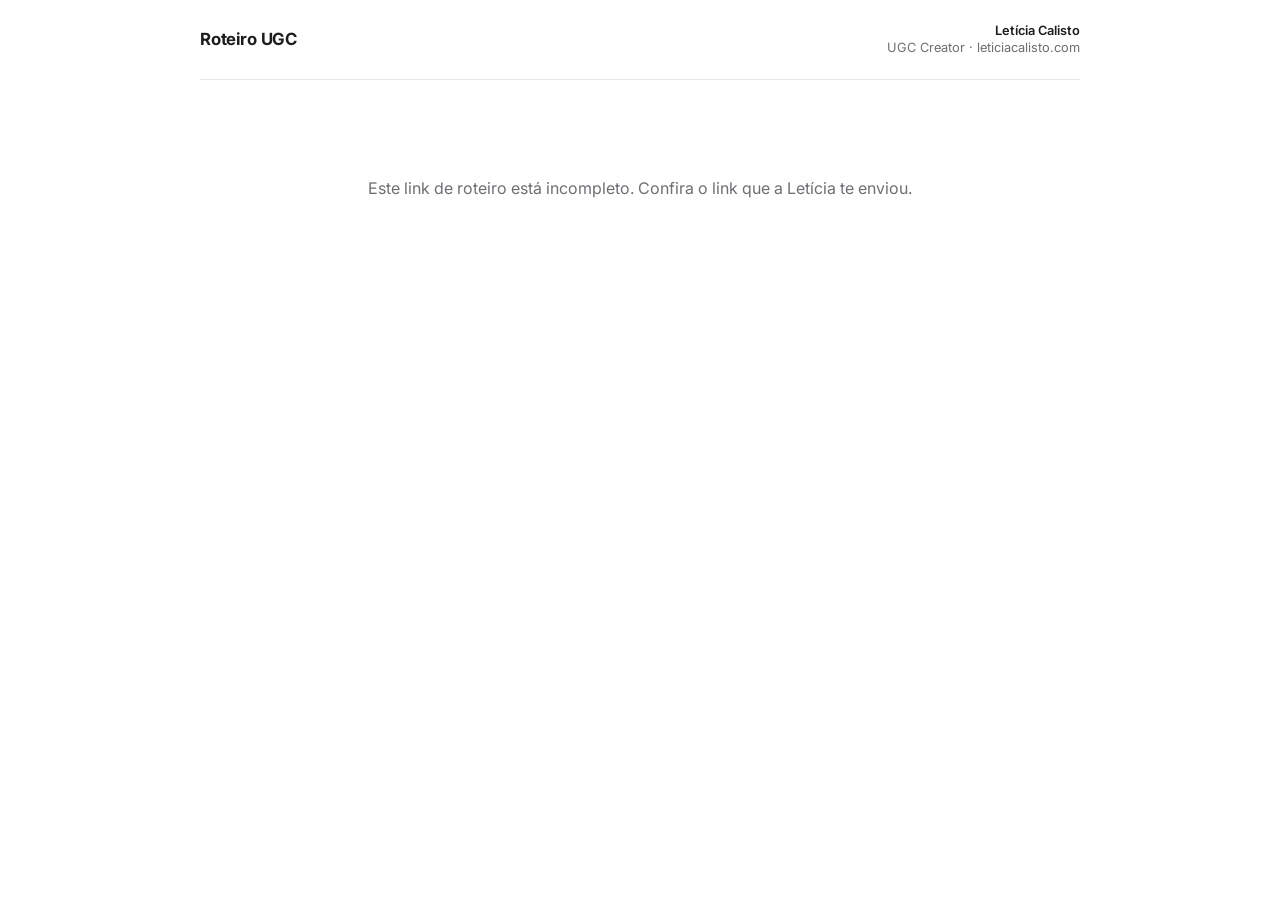
<file: roteiro/index.html>
<!DOCTYPE html>
<html lang="pt-BR">
<head>
<meta charset="UTF-8">
<meta name="viewport" content="width=device-width, initial-scale=1">
<title>Roteiro para aprovação | Letícia Calisto</title>
<meta name="description" content="Roteiro UGC da Letícia Calisto para aprovação da marca.">
<meta name="robots" content="noindex">
<meta name="theme-color" content="#f5f5f7">
<link rel="icon" href="../imagens/icone.svg" type="image/svg+xml">
<link rel="icon" href="../imagens/icone-32.png" sizes="32x32" type="image/png">
<link rel="apple-touch-icon" href="../imagens/icone-180.png">

<!-- Fonte no estilo Apple: SF Pro no iPhone e no Mac; Inter (a mais parecida) no resto -->
<link rel="preconnect" href="https://fonts.googleapis.com">
<link rel="preconnect" href="https://fonts.gstatic.com" crossorigin>
<link href="https://fonts.googleapis.com/css2?family=Inter:wght@400;500;600;700&display=swap" rel="stylesheet">

<style>
/* =========================================================
   VISUAL: página branca e limpa, no estilo Apple, que veste a
   identidade de cada marca: o logo no topo, a cor da marca como
   acento e um bloco escuro para o gancho. As cores (--marca,
   --marca-escura, --marca-clara, --marca-texto) vêm do moodboard
   do roteiro (campo "tema"), calculadas no JS.
   ========================================================= */
:root{
  --fundo:#ffffff;
  --cinza:#f5f5f7;
  --tinta:#1d1d1f;
  --tinta-suave:#6e6e73;
  --linha:#e5e5ea;
  --verde:#1e7a3e;
  --marca:#991a0e;
  --marca-escura:#1d1d1f;
  --marca-clara:#f6e4e2;
  --marca-texto:#991a0e;
  --sans:-apple-system, BlinkMacSystemFont, "SF Pro Text", "SF Pro Display", "Inter", "Helvetica Neue", Arial, sans-serif;
}
*,*::before,*::after{box-sizing:border-box;}
html{-webkit-text-size-adjust:100%;}
body{margin:0;background:var(--fundo);color:var(--tinta);font-family:var(--sans);font-size:16px;line-height:1.55;-webkit-font-smoothing:antialiased;overflow-x:clip;}
button,input,select,textarea{font:inherit;color:inherit;}
:focus-visible{outline:3px solid var(--marca);outline-offset:3px;border-radius:6px;}
[hidden]{display:none !important;}

.pagina{max-width:920px;margin:0 auto;padding:0 20px 88px;}

/* ---------- Topo: logo da marca + assinatura ---------- */
.topo{display:flex;justify-content:space-between;align-items:center;gap:16px;padding:22px 0;border-bottom:1px solid var(--linha);}
.topo .assina{font-size:.8rem;color:var(--tinta-suave);text-align:right;line-height:1.35;}
.topo .assina b{display:block;color:var(--tinta);font-weight:600;}
.marca-logo{display:inline-flex;align-items:center;height:44px;}
.marca-logo img{display:block;height:100%;width:auto;max-width:180px;object-fit:contain;}
.marca-logo.escuro{height:52px;padding:8px 14px;border-radius:12px;background:var(--marca-escura);}
.marca-nome{font-size:1.05rem;font-weight:700;letter-spacing:-.01em;}
.topo-dir{display:flex;align-items:center;gap:14px;}
/* Chave de idioma (só aparece quando o roteiro tem tradução) */
.idioma{display:inline-flex;padding:3px;border-radius:99px;background:var(--cinza);border:1px solid var(--linha);}
.idioma button{border:0;background:none;padding:6px 12px;border-radius:99px;font-size:.78rem;font-weight:600;letter-spacing:.04em;color:var(--tinta-suave);cursor:pointer;}
.idioma button[aria-pressed="true"]{background:var(--tinta);color:#fff;}
@media (max-width:520px){.topo-dir{flex-direction:column-reverse;align-items:flex-end;gap:8px;}}

/* ---------- Capa ---------- */
.hero{display:grid;grid-template-columns:1.15fr .85fr;gap:44px;align-items:center;padding:52px 0 44px;}
.eyebrow{font-size:.78rem;font-weight:600;letter-spacing:.08em;text-transform:uppercase;color:var(--marca-texto);}
.hero h1{font-size:clamp(2.2rem,6.4vw,3.4rem);font-weight:700;line-height:1.03;letter-spacing:-.035em;margin:12px 0 16px;}
.hero .ideia{margin:0;font-size:1.12rem;line-height:1.55;color:var(--tinta-suave);}
.ficha{display:grid;grid-template-columns:repeat(2,minmax(0,1fr));gap:18px 24px;margin:28px 0 0;padding:22px 0 0;border-top:1px solid var(--linha);}
.ficha div{min-width:0;}
.ficha dt{font-size:.7rem;font-weight:600;letter-spacing:.08em;text-transform:uppercase;color:var(--tinta-suave);margin-bottom:3px;}
.ficha dd{margin:0;font-size:.93rem;line-height:1.4;}
.hero-foto{border-radius:28px;overflow:hidden;background:var(--marca-clara);aspect-ratio:4/5;}
.hero-foto img{display:block;width:100%;height:100%;object-fit:cover;}
@media (max-width:720px){
  .hero{grid-template-columns:1fr;gap:28px;padding:34px 0 30px;}
  .hero-foto{aspect-ratio:1/1;}
}

/* ---------- Avisos ---------- */
.aviso{margin:0 0 8px;padding:16px 20px;border-radius:18px;background:var(--cinza);font-size:.95rem;}
.aviso b{display:block;font-size:1rem;font-weight:600;margin-bottom:2px;}
.aviso.aprovado b{color:var(--verde);}
.aviso.ajuste b{color:var(--marca-texto);}
.instrucao{margin:0 0 8px;padding:16px 20px;border-radius:18px;background:var(--cinza);color:var(--tinta-suave);font-size:.95rem;}
.instrucao b{color:var(--tinta);font-weight:600;}

/* ---------- O gancho (o bloco forte da marca) ---------- */
.bloco-gancho{margin-top:44px;padding:clamp(28px,6vw,52px);border-radius:28px;background:var(--marca-escura);color:#fff;}
.bloco-gancho .eyebrow{color:var(--marca);}
.bloco-gancho p{margin:12px 0 0;font-size:clamp(1.5rem,4.4vw,2.3rem);font-weight:600;line-height:1.18;letter-spacing:-.025em;}

/* ---------- Seções ---------- */
.secao{margin-top:72px;}
.secao > .eyebrow{display:block;margin-bottom:8px;}
h2{font-size:clamp(1.6rem,4.6vw,2.2rem);font-weight:700;letter-spacing:-.03em;line-height:1.1;margin:0 0 28px;}

/* ---------- Mood board ---------- */
.mood{display:grid;grid-template-columns:1fr 1fr;gap:40px;align-items:start;}
@media (max-width:720px){.mood{grid-template-columns:1fr;gap:28px;}}
.sub{display:block;font-size:.7rem;font-weight:600;letter-spacing:.08em;text-transform:uppercase;color:var(--tinta-suave);margin-bottom:10px;}
.clima{margin:0;font-size:1.05rem;line-height:1.6;}
.tags{margin:14px 0 0;font-size:.9rem;font-weight:500;color:var(--marca-texto);}
.faixa{display:flex;height:76px;border-radius:18px;overflow:hidden;border:1px solid var(--linha);}
.faixa i{flex:1;}
.nomes{display:flex;margin-top:10px;}
.nomes span{flex:1;min-width:0;padding-right:6px;font-size:.74rem;line-height:1.3;color:var(--tinta-suave);}
.nomes b{display:block;color:var(--tinta);font-weight:500;font-size:.8rem;}
.imagens{display:grid;grid-template-columns:repeat(var(--colunas,3),1fr);gap:14px;margin-top:40px;}
@media (max-width:720px){.imagens{grid-template-columns:repeat(2,1fr);}}
.imagens figure{margin:0;}
.imagens .moldura{border-radius:20px;overflow:hidden;background:var(--cinza);aspect-ratio:4/5;}
.imagens img{display:block;width:100%;height:100%;object-fit:cover;}
.imagens figure.largo .moldura{background:#fff;border:1px solid var(--linha);}
.imagens figure.largo img{object-fit:contain;}
.imagens figcaption{margin-top:8px;font-size:.8rem;color:var(--tinta-suave);}

/* ---------- Cenas ---------- */
.cenas{border-top:1px solid var(--linha);}
.cena{display:grid;grid-template-columns:150px 1fr;gap:28px;padding:30px 0;border-bottom:1px solid var(--linha);}
.cena-lado .num{display:block;font-size:2.1rem;font-weight:700;letter-spacing:-.04em;line-height:1;color:#c7c7cc;}
.cena.destaque .num{color:var(--marca);}
.cena-lado .nome{display:block;margin-top:10px;font-size:.8rem;font-weight:600;letter-spacing:.06em;text-transform:uppercase;}
.cena-lado .tempo{display:block;margin-top:2px;font-size:.82rem;color:var(--tinta-suave);}
@media (max-width:620px){
  .cena{grid-template-columns:1fr;gap:12px;padding:26px 0;}
  .cena-lado{display:flex;align-items:baseline;gap:10px;}
  .cena-lado .num{font-size:1.6rem;}
  .cena-lado .nome{margin-top:0;}
  .cena-lado .tempo{margin:0 0 0 auto;}
}
.campo{margin:0 0 14px;}
.campo:last-child{margin-bottom:0;}
.campo > b{display:block;font-size:.7rem;font-weight:600;letter-spacing:.08em;text-transform:uppercase;color:var(--tinta-suave);margin-bottom:4px;}
.campo.visual{color:var(--tinta-suave);font-size:.95rem;}
.fala{display:block;font-size:1.22rem;font-weight:500;line-height:1.42;letter-spacing:-.012em;color:var(--tinta);}
.tela{display:inline-block;padding:5px 12px;border-radius:99px;border:1.5px solid var(--marca);color:var(--marca-texto);font-weight:600;font-size:.84rem;}

/* ---------- Comentário por cena ---------- */
.comentar{margin-top:14px;}
.btn-comentar{background:none;border:0;padding:4px 0;font-size:.88rem;font-weight:600;color:var(--marca-texto);cursor:pointer;}
.btn-comentar::before{content:"+ ";}
.caixa-comentario{width:100%;min-height:84px;margin-top:6px;padding:12px 14px;border:1px solid var(--linha);border-radius:14px;background:var(--cinza);resize:vertical;font-size:.95rem;}
.caixa-comentario:focus{outline:2px solid var(--marca);outline-offset:1px;background:#fff;}
.comentario-lido{margin-top:14px;padding:12px 14px;border-left:3px solid var(--marca);background:var(--cinza);border-radius:0 14px 14px 0;font-size:.92rem;white-space:pre-wrap;}
.comentario-lido b{display:block;font-size:.7rem;letter-spacing:.08em;text-transform:uppercase;color:var(--marca-texto);}

/* ---------- Variações de gancho ---------- */
.trocado{display:flex;flex-wrap:wrap;align-items:center;gap:4px 12px;margin:0 0 14px;padding:10px 14px;border-radius:14px;background:var(--marca-clara);font-size:.86rem;}
.trocado b{font-size:.7rem;letter-spacing:.08em;text-transform:uppercase;color:var(--marca-texto);}
.intro{margin:-14px 0 24px;color:var(--tinta-suave);}
.ganchos{display:grid;grid-template-columns:repeat(auto-fit,minmax(240px,1fr));gap:14px;}
.gancho{display:flex;flex-direction:column;padding:24px;border-radius:22px;background:var(--cinza);border:2px solid transparent;}
.gancho.em-uso{background:#fff;border-color:var(--marca);}
.gancho .tipo{font-size:.7rem;font-weight:600;letter-spacing:.08em;text-transform:uppercase;color:var(--marca-texto);}
.gancho .fala-g{display:block;margin:10px 0 12px;font-size:1.1rem;font-weight:600;line-height:1.35;letter-spacing:-.01em;}
.gancho .extra{margin:0 0 6px;font-size:.86rem;color:var(--tinta-suave);}
.gancho .acoes{display:flex;flex-wrap:wrap;align-items:center;gap:12px;margin-top:auto;padding-top:14px;}
.btn-trocar{border-radius:99px;padding:10px 20px;font-weight:600;font-size:.9rem;cursor:pointer;border:0;background:var(--tinta);color:#fff;}
.btn-trocar:hover{background:var(--marca-escura);}
.btn-trocar:active{transform:scale(.98);}
.selo-uso{font-size:.86rem;font-weight:600;color:var(--marca-texto);}
/* ---------- Escolhas da marca (ex.: figurino) ---------- */
.opcao-foto{margin:0 0 14px;border-radius:16px;overflow:hidden;background:#fff;aspect-ratio:4/5;}
.opcao-foto img{display:block;width:100%;height:100%;object-fit:contain;}
.gancho .desc-op{margin:0 0 6px;font-size:.9rem;color:var(--tinta-suave);}
.btn-link{background:none;border:0;padding:4px 0;font-size:.86rem;font-weight:500;color:var(--tinta-suave);cursor:pointer;text-decoration:underline;text-underline-offset:3px;}

/* ---------- Detalhes ---------- */
.colunas{display:grid;grid-template-columns:repeat(auto-fit,minmax(280px,1fr));gap:40px;align-items:start;}
.colunas h3{margin:0 0 12px;font-size:1.05rem;font-weight:600;letter-spacing:-.01em;}
.colunas ol,.colunas ul{margin:0;padding-left:20px;}
.colunas li{margin-bottom:8px;font-size:.95rem;color:#3a3a3c;}
.colunas li:last-child{margin-bottom:0;}
.colunas li::marker{color:var(--marca);}
.colunas i{color:var(--tinta-suave);}

/* ---------- Resposta ---------- */
.resposta{margin-top:72px;padding:clamp(24px,5vw,40px);border-radius:28px;background:var(--cinza);}
.resposta h2{margin-bottom:8px;}
.resposta p{margin:0 0 14px;color:var(--tinta-suave);}
.resposta .caixa-comentario{background:#fff;}
.contador{font-size:.88rem;color:var(--tinta-suave);margin:12px 0 0;}
.botoes{display:flex;gap:12px;margin-top:22px;flex-wrap:wrap;}
.btn{flex:1 1 200px;border-radius:99px;padding:15px 22px;font-weight:600;font-size:1rem;cursor:pointer;border:1px solid var(--tinta);transition:transform .15s ease, opacity .15s ease;}
.btn:active{transform:scale(.98);}
.btn:disabled{opacity:.5;cursor:default;}
.btn-ajuste{background:#fff;color:var(--tinta);border-color:var(--linha);}
.btn-aprovar{background:var(--tinta);color:#fff;}
.confirmar{margin-top:16px;padding:16px 18px;border-radius:18px;background:#fff;font-size:.95rem;}
.confirmar .botoes{margin-top:12px;}
.erro{color:var(--marca-texto);font-weight:600;margin-top:12px;}

.rodape{margin-top:72px;padding-top:20px;border-top:1px solid var(--linha);display:flex;justify-content:space-between;align-items:center;gap:12px;font-size:.8rem;color:var(--tinta-suave);}
.rodape b{color:var(--tinta);font-weight:600;}
.carregando{padding:80px 0;text-align:center;color:var(--tinta-suave);}
</style>
</head>
<body>
<main class="pagina">
  <header class="topo" id="topo">
    <span class="marca-nome">Roteiro UGC</span>
    <span class="assina"><b>Letícia Calisto</b>UGC Creator · leticiacalisto.com</span>
  </header>

  <p class="carregando" id="carregando">Carregando o roteiro…</p>

  <section id="roteiro" hidden></section>
</main>

<script src="../js/rastreamento.js" defer></script>
<script>
(function () {
  // =====================================================================
  // APROVAÇÃO DE ROTEIRO. Sem biblioteca, igual ao /briefing: o link
  // /roteiro/?r=TOKEN (gerado no card do painel) abre o roteiro pela
  // função roteiro_abrir e responde pela roteiro_responder
  // (js/roteiros-setup.sql). Aprovar move o card para "Gravar"; pedir
  // ajuste move para "Revisão de Roteiro" com os comentários por cena.
  // =====================================================================
  var SUPABASE_URL = "https://yqshjfzcoyiqikjnukyb.supabase.co";
  var SUPABASE_ANON_KEY =
    "eyJhbGciOiJIUzI1NiIsInR5cCI6IkpXVCJ9.eyJpc3MiOiJzdXBhYmFzZSIsInJlZiI6Inlxc2hqZnpjb3lpcWlram51a3liIiwicm9sZSI6ImFub24iLCJpYXQiOjE3ODg5NzIzNDgsImV4cCI6MjEwNDU0ODM0OH0.QBseFaGdtG_6g2c_7EUeGnbhb9_JIa0hBsA2AzGnkp4";
  var CABECALHOS = { apikey: SUPABASE_ANON_KEY, Authorization: "Bearer " + SUPABASE_ANON_KEY };

  var token = "";
  try { token = (new URLSearchParams(location.search).get("r") || "").trim(); } catch (erro) {}

  var areaRoteiro = document.getElementById("roteiro");
  var carregando = document.getElementById("carregando");
  var dados = null;
  var chaveRascunho = "";
  // Troca de gancho: índice da variação escolhida (null = gancho original)
  var escolhaGancho = null;
  var idxGancho = 0;
  // Escolhas da marca (ex.: figurino): índice da escolha -> índice da opção
  var escolhasFeitas = {};
  // Idioma: o roteiro pode trazer "traducoes": {"en": {...}} (marca de fora).
  // A tradução tem só os textos; o resto (imagens, cores, destaque) vem do original.
  var idioma = "pt";
  var cacheConteudo = { chave: "", valor: null };
  var ouvintesLigados = false;

  var TEXTOS = {
    pt: {
      carregando: "Carregando o roteiro…",
      versao: "versão", por: "por Letícia Calisto",
      aprovadoT: "Roteiro aprovado", aprovadoEm: "Aprovado em ", aprovadoFim: ". Obrigada! Agora é comigo: vou gravar.",
      ajusteT: "Ajustes enviados", ajusteEm: "Recebi os seus comentários em ", ajusteFim: ". Vou ajustar e te mando a nova versão neste mesmo link.",
      instr1: "Leia com calma. Para mudar alguma coisa, toque em <b>Comentar esta cena</b>",
      instrGancho: " ou troque o gancho por uma das variações",
      instrEscolha1: ". Antes de aprovar, escolha ", instrEscolha2: " logo abaixo do mood board",
      instrFim: ". No final, é só aprovar ou pedir os ajustes.",
      oGancho: "O gancho", moodEy: "Mood board", moodH: "O clima do vídeo", clima: "Clima", paleta: "Paleta", referencia: "referência",
      roteiroEy: "Roteiro", roteiroH: "Cena a cena", visual: "Visual", tela: "Texto na tela",
      comentarCena: "Comentar esta cena", phCena: "O que você gostaria de mudar nesta cena?", ariaCena: "Comentário da cena ",
      seuComentario: "Seu comentário",
      testarEy: "Para testar", testarH: "Variações de gancho",
      testarIntro: "Prefere outro começo? Toque em <b>Trocar por esse</b> e a cena 01 muda na hora. Dá para voltar ao original quando quiser.",
      trocarPorEsse: "Trocar por esse", emUso: "Em uso no roteiro", voltarOriginal: "Voltar ao original", escolhidoPorVoce: "Escolhido por você",
      ganchoTrocado: "Gancho trocado", ganchoEscolhido: "Gancho escolhido por você", variacao: "Variação: ",
      detalhesEy: "Detalhes", detalhesH: "Gravação e cuidados",
      suaResposta: "Sua resposta", comentarioGeral: "Comentário geral", geralP: "Algum comentário geral sobre o roteiro? (opcional)",
      geralPh: "Ex: o tom está ótimo, só quero trocar a frase final.",
      solicitarAjuste: "Solicitar ajuste", aprovarRoteiro: "Aprovar roteiro",
      suaEscolha: "Sua escolha", escolhaUma: "Escolha uma opção", escolhaIntro: "Toque em Escolher essa na opção que você prefere.",
      escolhaNecessaria: " <b>A escolha é necessária para aprovar o roteiro.</b>", nenhumaOpcao: "Nenhuma opção escolhida.",
      opcao: "Opção ", escolherEssa: "Escolher essa", escolhida: "Escolhida", escolhidaPorVoce: "Escolhida por você", desfazer: "Desfazer",
      cenaComentada: " cena comentada", cenasComentadas: " cenas comentadas", ganchoTrocadoMin: "gancho trocado", comentarioGeralMin: "comentário geral",
      opcaoMin: "opção", aOpcao: "a opção", umaOpcao: "uma opção", escolha: "Escolha",
      antesEscolha: "Antes de aprovar, escolha ", e: " e ",
      aprovarP: "<b>Aprovar o roteiro?</b><br>Depois de aprovado, eu sigo para a gravação.",
      aprovarGancho: " O gancho que você escolheu entra no lugar do original.",
      aprovarComent: " Os comentários que você escreveu vão junto, só como observação.",
      simAprovar: "Sim, aprovar", voltar: "Voltar",
      semComentario: "Escreva pelo menos um comentário (numa cena ou no comentário geral) para eu saber o que ajustar.",
      ajusteP: "<b>Enviar os ajustes?</b><br>", ajusteP2: ". Eu ajusto e te mando a nova versão neste mesmo link.", enviarAjustes: "Enviar ajustes",
      enviando: "Enviando…", erroEnvio: "Não consegui enviar agora. Confira a internet e tente de novo; seus comentários continuam aqui.",
      linkIncompleto: "Este link de roteiro está incompleto. Confira o link que a Letícia te enviou.",
      naoEncontrei: "Não encontrei este roteiro. Confira o link que a Letícia te enviou.",
      tituloPagina: "Roteiro", local: "pt-BR", produto: "produto"
    },
    en: {
      carregando: "Loading the script…",
      versao: "version", por: "by Letícia Calisto",
      aprovadoT: "Script approved", aprovadoEm: "Approved on ", aprovadoFim: ". Thank you! I'll take it from here and start filming.",
      ajusteT: "Changes sent", ajusteEm: "I got your comments on ", ajusteFim: ". I'll make the changes and send you the new version on this same link.",
      instr1: "Take your time. To change anything, tap <b>Comment on this scene</b>",
      instrGancho: " or swap the hook for one of the variations",
      instrEscolha1: ". Before approving, choose ", instrEscolha2: " right below the mood board",
      instrFim: ". At the end, just approve or request changes.",
      oGancho: "The hook", moodEy: "Mood board", moodH: "The video's vibe", clima: "Vibe", paleta: "Palette", referencia: "reference",
      roteiroEy: "Script", roteiroH: "Scene by scene", visual: "Visual", tela: "On-screen text",
      comentarCena: "Comment on this scene", phCena: "What would you like to change in this scene?", ariaCena: "Comment on scene ",
      seuComentario: "Your comment",
      testarEy: "To test", testarH: "Hook variations",
      testarIntro: "Prefer a different opening? Tap <b>Use this one</b> and scene 01 changes right away. You can go back to the original anytime.",
      trocarPorEsse: "Use this one", emUso: "In use in the script", voltarOriginal: "Back to original", escolhidoPorVoce: "Chosen by you",
      ganchoTrocado: "Hook swapped", ganchoEscolhido: "Hook chosen by you", variacao: "Variation: ",
      detalhesEy: "Details", detalhesH: "Filming and guidelines",
      suaResposta: "Your response", comentarioGeral: "General comment", geralP: "Any general comments on the script? (optional)",
      geralPh: "E.g. the tone is great, I'd just like to change the last line.",
      solicitarAjuste: "Request changes", aprovarRoteiro: "Approve script",
      suaEscolha: "Your choice", escolhaUma: "Choose an option", escolhaIntro: "Tap Choose this one on the option you prefer.",
      escolhaNecessaria: " <b>A choice is required to approve the script.</b>", nenhumaOpcao: "No option chosen.",
      opcao: "Option ", escolherEssa: "Choose this one", escolhida: "Chosen", escolhidaPorVoce: "Chosen by you", desfazer: "Undo",
      cenaComentada: " scene commented", cenasComentadas: " scenes commented", ganchoTrocadoMin: "hook swapped", comentarioGeralMin: "general comment",
      opcaoMin: "option", aOpcao: "the option", umaOpcao: "an option", escolha: "Choice",
      antesEscolha: "Before approving, choose ", e: " and ",
      aprovarP: "<b>Approve the script?</b><br>Once it's approved, I'll move on to filming.",
      aprovarGancho: " The hook you chose replaces the original.",
      aprovarComent: " The comments you wrote go along as notes only.",
      simAprovar: "Yes, approve", voltar: "Back",
      semComentario: "Write at least one comment (on a scene or in the general comment) so I know what to change.",
      ajusteP: "<b>Send the changes?</b><br>", ajusteP2: ". I'll make the changes and send you the new version on this same link.", enviarAjustes: "Send changes",
      enviando: "Sending…", erroEnvio: "I couldn't send it right now. Check your connection and try again; your comments are still here.",
      linkIncompleto: "This script link is incomplete. Please check the link Letícia sent you.",
      naoEncontrei: "I couldn't find this script. Please check the link Letícia sent you.",
      tituloPagina: "Script", local: "en-US", produto: "product"
    }
  };
  function t(chave) { return (TEXTOS[idioma] || TEXTOS.pt)[chave]; }

  // Junta a tradução por cima do original: objetos campo a campo,
  // listas item a item (assim a cena traduzida mantém "destaque" e a imagem mantém "src")
  function mesclar(base, extra) {
    if (extra == null) return base;
    if (Array.isArray(base) && Array.isArray(extra)) {
      var n = Math.max(base.length, extra.length), saida = [];
      for (var i = 0; i < n; i++) saida.push(i < extra.length ? mesclar(base[i], extra[i]) : base[i]);
      return saida;
    }
    if (base && extra && typeof base === "object" && typeof extra === "object" && !Array.isArray(base) && !Array.isArray(extra)) {
      var obj = {};
      Object.keys(base).forEach(function (k) { obj[k] = base[k]; });
      Object.keys(extra).forEach(function (k) { obj[k] = mesclar(base[k], extra[k]); });
      return obj;
    }
    return extra;
  }
  function temTraducao() {
    var tr = ((dados && dados.conteudo) || {}).traducoes;
    return !!(tr && tr.en && typeof tr.en === "object");
  }
  // O roteiro no idioma escolhido
  function conteudo() {
    var base = (dados && dados.conteudo) || {};
    if (idioma === "pt" || !temTraducao()) return base;
    if (cacheConteudo.chave !== idioma || !cacheConteudo.valor) {
      cacheConteudo = { chave: idioma, valor: mesclar(base, base.traducoes[idioma]) };
    }
    return cacheConteudo.valor;
  }
  function chaveIdioma() { return "roteiro_idioma_" + token.slice(0, 12); }
  function idiomaInicial() {
    if (!temTraducao()) return "pt";
    try {
      var salvo = localStorage.getItem(chaveIdioma());
      if (salvo === "pt" || salvo === "en") return salvo;
    } catch (erro) {}
    var nav = (navigator.language || "pt").toLowerCase();
    return nav.indexOf("pt") === 0 ? "pt" : "en";
  }
  function trocarIdioma(novo) {
    if (novo === idioma) return;
    if (dados.status === "aprovacao") salvarRascunho(); // os comentários voltam depois do redesenho
    idioma = novo;
    try { localStorage.setItem(chaveIdioma(), novo); } catch (erro) {}
    var y = window.scrollY;
    desenhar();
    window.scrollTo(0, y);
  }

  function rpc(nome, corpo) {
    return fetch(SUPABASE_URL + "/rest/v1/rpc/" + nome, {
      method: "POST",
      headers: Object.assign({ "Content-Type": "application/json" }, CABECALHOS),
      body: JSON.stringify(corpo),
    }).then(function (r) {
      if (!r.ok) throw new Error("HTTP " + r.status);
      return r.json();
    });
  }

  function esc(valor) {
    return String(valor == null ? "" : valor).replace(/[&<>"']/g, function (c) {
      return { "&": "&amp;", "<": "&lt;", ">": "&gt;", '"': "&quot;", "'": "&#39;" }[c];
    });
  }
  // Nas seções o roteiro pode trazer <i> e <b>; o resto é escapado
  function rico(valor) {
    return esc(valor).replace(/&lt;(\/?)(i|b)&gt;/g, "<$1$2>");
  }
  function dataHora(iso) {
    try { return new Date(iso).toLocaleString(t("local"), { day: "2-digit", month: "long", hour: "2-digit", minute: "2-digit" }); } catch (erro) { return ""; }
  }

  // Rascunho dos comentários neste navegador, pra não perder se a página fechar
  function lerRascunho() {
    try { return JSON.parse(localStorage.getItem(chaveRascunho) || "null"); } catch (erro) { return null; }
  }
  function salvarRascunho() {
    try { localStorage.setItem(chaveRascunho, JSON.stringify(coletarComentarios())); } catch (erro) {}
  }
  function apagarRascunho() {
    try { localStorage.removeItem(chaveRascunho); } catch (erro) {}
  }

  function mostrarErro(texto) {
    carregando.hidden = false;
    carregando.textContent = texto;
    areaRoteiro.hidden = true;
  }

  // ---------- Variações de gancho ----------
  function listaGanchos() {
    return (conteudo().ganchos || []).filter(function (g) { return g && g.fala; });
  }
  // A cena do gancho é a primeira com "gancho" no nome (ou a primeira cena)
  function acharCenaGancho(cenas) {
    for (var i = 0; i < cenas.length; i++) if (/gancho/i.test(cenas[i].nome || "")) return i;
    return 0;
  }
  // O que a cena do gancho mostra agora: o original ou a variação escolhida
  function ganchoAtual() {
    var original = (conteudo().cenas || [])[idxGancho] || {};
    var g = escolhaGancho == null ? null : listaGanchos()[escolhaGancho];
    if (!g) return { visual: original.visual, fala: original.fala, tela: original.tela, trocado: false };
    return { visual: g.visual || original.visual, fala: g.fala, tela: g.tela || "", tipo: g.tipo || "", trocado: true };
  }
  function htmlCamposGancho(emAprovacao) {
    var a = ganchoAtual();
    var aviso = "";
    if (a.trocado) {
      aviso = '<div class="trocado"><b>' + (emAprovacao ? t("ganchoTrocado") : t("ganchoEscolhido")) + "</b>" +
        (a.tipo ? "<span>" + t("variacao") + esc(a.tipo) + "</span>" : "") +
        (emAprovacao ? '<button type="button" class="btn-link" data-original>' + t("voltarOriginal") + "</button>" : "") + "</div>";
    }
    return aviso +
      htmlCampos(a);
  }
  // Fala em destaque; o visual e o texto na tela logo abaixo
  function htmlCampos(c) {
    return '<div class="campo"><span class="fala">"' + esc(c.fala) + '"</span></div>' +
      '<p class="campo visual"><b>' + t("visual") + "</b>" + esc(c.visual) + "</p>" +
      (c.tela ? '<p class="campo"><b>' + t("tela") + '</b><span class="tela">' + esc(c.tela) + "</span></p>" : "");
  }
  function htmlListaGanchos(emAprovacao) {
    return listaGanchos().map(function (g, i) {
      var emUso = escolhaGancho === i;
      var acoes = "";
      if (emAprovacao) {
        acoes = '<div class="acoes">' + (emUso
          ? '<span class="selo-uso">' + t("emUso") + '</span><button type="button" class="btn-link" data-original>' + t("voltarOriginal") + "</button>"
          : '<button type="button" class="btn-trocar" data-trocar="' + i + '">' + t("trocarPorEsse") + "</button>") + "</div>";
      } else if (emUso) {
        acoes = '<div class="acoes"><span class="selo-uso">' + t("escolhidoPorVoce") + "</span></div>";
      }
      return '<div class="gancho' + (emUso ? " em-uso" : "") + '">' +
        (g.tipo ? '<span class="tipo">' + esc(g.tipo) + "</span>" : "") +
        '<span class="fala-g">"' + esc(g.fala) + '"</span>' +
        (g.visual ? '<p class="extra"><b>Visual:</b> ' + esc(g.visual) + "</p>" : "") +
        (g.tela ? '<p class="extra"><b>Texto na tela:</b> ' + esc(g.tela) + "</p>" : "") +
        acoes + "</div>";
    }).join("");
  }
  function trocarGancho(indice) {
    escolhaGancho = indice;
    var emAprovacao = dados.status === "aprovacao";
    var campos = document.getElementById("camposGancho");
    if (campos) campos.innerHTML = htmlCamposGancho(emAprovacao);
    var lista = document.getElementById("listaGanchos");
    if (lista) lista.innerHTML = htmlListaGanchos(emAprovacao);
    var ref = document.getElementById("ganchoRef");
    if (ref) ref.textContent = '"' + ganchoAtual().fala + '"';
  }

  // ---------- Escolhas da marca (ex.: figurino) ----------
  function listaEscolhas() {
    return (conteudo().escolhas || []).filter(function (e) { return e && (e.opcoes || []).some(function (o) { return o && o.nome; }); });
  }
  function opcoesDe(e) {
    return (e.opcoes || []).filter(function (o) { return o && o.nome; });
  }
  function obrigatoria(e) { return e.obrigatoria !== false; }
  function escolhasFaltando() {
    return listaEscolhas().filter(function (e, i) { return obrigatoria(e) && escolhasFeitas[i] == null; });
  }
  function htmlOpcoes(ie, emAprovacao) {
    var e = listaEscolhas()[ie];
    return opcoesDe(e).map(function (o, io) {
      var escolhida = escolhasFeitas[ie] === io;
      var foto = /^(data:image\/(jpeg|png|webp);base64,|https:\/\/)/.test(o.src || "")
        ? '<div class="opcao-foto"><img src="' + esc(o.src) + '" alt="' + esc(o.nome) + '" loading="lazy"></div>' : "";
      var acoes = "";
      if (emAprovacao) {
        acoes = '<div class="acoes">' + (escolhida
          ? '<span class="selo-uso">' + t("escolhida") + '</span><button type="button" class="btn-link" data-desfazer="' + ie + '">' + t("desfazer") + "</button>"
          : '<button type="button" class="btn-trocar" data-escolher="' + ie + ":" + io + '">' + t("escolherEssa") + "</button>") + "</div>";
      } else if (escolhida) {
        acoes = '<div class="acoes"><span class="selo-uso">' + t("escolhidaPorVoce") + "</span></div>";
      }
      return '<div class="gancho' + (escolhida ? " em-uso" : "") + '">' + foto +
        '<span class="tipo">' + t("opcao") + (io + 1) + "</span>" +
        '<span class="fala-g">' + esc(o.nome) + "</span>" +
        (o.descricao ? '<p class="desc-op">' + esc(o.descricao) + "</p>" : "") +
        acoes + "</div>";
    }).join("");
  }
  function htmlEscolhas(emAprovacao) {
    return listaEscolhas().map(function (e, ie) {
      var intro = emAprovacao
        ? '<p class="intro">' + esc(e.texto || t("escolhaIntro")) + (obrigatoria(e) ? t("escolhaNecessaria") : "") + "</p>"
        : (escolhasFeitas[ie] == null ? '<p class="intro">' + t("nenhumaOpcao") + "</p>" : "");
      return '<section class="secao" id="escolha' + ie + '"><span class="eyebrow">' + t("suaEscolha") + (e.titulo ? " · " + esc(e.titulo) : "") + "</span>" +
        "<h2>" + esc(e.pergunta || e.titulo || t("escolhaUma")) + "</h2>" + intro +
        '<div class="ganchos" id="opcoes' + ie + '">' + htmlOpcoes(ie, emAprovacao) + "</div></section>";
    }).join("");
  }
  function escolher(ie, io) {
    if (io == null) delete escolhasFeitas[ie]; else escolhasFeitas[ie] = io;
    var lista = document.getElementById("opcoes" + ie);
    if (lista) lista.innerHTML = htmlOpcoes(ie, dados.status === "aprovacao");
  }

  // ---------- Cores da marca (mesma conta do montar_roteiro.py) ----------
  function corValida(c) { return typeof c === "string" && /^#([0-9a-f]{3}|[0-9a-f]{6})$/i.test(c); }
  function rgb(c) {
    var h = c.slice(1);
    if (h.length === 3) h = h.replace(/./g, "$&$&");
    return [0, 2, 4].map(function (i) { return parseInt(h.slice(i, i + 2), 16); });
  }
  function hexa(v) {
    return "#" + v.map(function (x) { return ("0" + Math.max(0, Math.min(255, Math.round(x))).toString(16)).slice(-2); }).join("");
  }
  function misturar(a, b, peso) {
    var ra = rgb(a), rb = rgb(b);
    return hexa(ra.map(function (x, i) { return x + (rb[i] - x) * peso; }));
  }
  function luz(c) {
    var v = rgb(c).map(function (x) { x /= 255; return x <= 0.03928 ? x / 12.92 : Math.pow((x + 0.055) / 1.055, 2.4); });
    return 0.2126 * v[0] + 0.7152 * v[1] + 0.0722 * v[2];
  }
  function aplicarTema(r) {
    var m = r.moodboard || {};
    var t = m.tema || {};
    var principal = corValida(t.principal) ? t.principal : null;
    if (!principal) {
      (m.paleta || []).some(function (p) {
        if (p && corValida(p.cor) && luz(p.cor) > 0.03 && luz(p.cor) < 0.55) { principal = p.cor; return true; }
        return false;
      });
    }
    principal = principal || "#991a0e";
    var raiz = document.documentElement.style;
    raiz.setProperty("--marca", principal);
    raiz.setProperty("--marca-escura", corValida(t.escura) ? t.escura : misturar(principal, "#000000", 0.55));
    raiz.setProperty("--marca-clara", corValida(t.clara) ? t.clara : misturar(principal, "#ffffff", 0.86));
    raiz.setProperty("--marca-texto", luz(principal) < 0.18 ? principal : misturar(principal, "#000000", 0.35));
  }
  function imagensValidas(m) {
    // só aceita imagem embutida (data:image) ou link https
    return ((m || {}).imagens || []).filter(function (im) { return im && /^(data:image\/(jpeg|png|webp);base64,|https:\/\/)/.test(im.src || ""); });
  }
  // Logo da marca no topo (embutido pelo estúdio; aceita também SVG)
  function desenharTopo(r) {
    var logo = (r.moodboard || {}).logo;
    var temLogo = logo && /^(data:image\/(jpeg|png|webp|svg\+xml);base64,|https:\/\/)/.test(logo.src || "");
    var chave = temTraducao()
      ? '<div class="idioma" role="group" aria-label="Idioma / Language">' +
        '<button type="button" data-idioma="pt" aria-pressed="' + (idioma === "pt") + '">PT</button>' +
        '<button type="button" data-idioma="en" aria-pressed="' + (idioma === "en") + '">EN</button></div>'
      : "";
    document.getElementById("topo").innerHTML =
      (temLogo
        ? '<span class="marca-logo' + (logo.fundo === "escuro" ? " escuro" : "") + '"><img src="' + esc(logo.src) + '" alt="' + esc(r.marca) + '"></span>'
        : '<span class="marca-nome">' + esc(r.marca) + "</span>") +
      '<div class="topo-dir">' + chave + '<span class="assina"><b>' + (idioma === "en" ? "UGC Script " : "Roteiro UGC ") + esc(r.numero) + (dados.versao > 1 ? " · " + t("versao") + " " + dados.versao : "") + "</b>" + t("por") + "</span></div>";
  }

  function desenhar() {
    var r = conteudo();
    var status = dados.status;
    document.documentElement.lang = idioma === "en" ? "en" : "pt-BR";
    var emAprovacao = status === "aprovacao";
    var lidos = (dados.comentarios && dados.comentarios.cenas) || {};
    idxGancho = acharCenaGancho(r.cenas || []);
    // Depois da resposta, mostra o gancho que a marca escolheu
    if (!emAprovacao) {
      var salvo = dados.comentarios && dados.comentarios.gancho;
      escolhaGancho = salvo && typeof salvo.indice === "number" && listaGanchos()[salvo.indice] ? salvo.indice : null;
      escolhasFeitas = {};
      ((dados.comentarios && dados.comentarios.escolhas) || []).forEach(function (s) {
        if (s && typeof s.escolha === "number" && typeof s.indice === "number") escolhasFeitas[s.escolha] = s.indice;
      });
    }
    var temEscolhas = listaEscolhas().length > 0;
    var temGanchos = listaGanchos().length > 0;
    aplicarTema(r);
    desenharTopo(r);
    document.title = t("tituloPagina") + " " + (r.marca || "") + " " + (r.numero || "") + " · " + (r.titulo || "") + " | Letícia Calisto";

    var aviso = "";
    if (status === "aprovado" && !dados.respondido_em) {
      aviso = ""; // roteiro dos meus próprios posts: não passa por aprovação
    } else if (status === "aprovado") {
      aviso = '<div class="aviso aprovado"><b>' + t("aprovadoT") + "</b>" + t("aprovadoEm") + esc(dataHora(dados.respondido_em)) + t("aprovadoFim") + "</div>";
    } else if (status === "ajuste") {
      aviso = '<div class="aviso ajuste"><b>' + t("ajusteT") + "</b>" + t("ajusteEm") + esc(dataHora(dados.respondido_em)) + t("ajusteFim") + "</div>";
    } else {
      aviso = '<p class="instrucao">' + t("instr1") +
        (temGanchos ? t("instrGancho") : "") +
        (temEscolhas ? t("instrEscolha1") + listaEscolhas().map(function (e) { return esc((e.titulo || t("aOpcao")).toLowerCase()); }).join(t("e")) + t("instrEscolha2") : "") + t("instrFim") + "</p>";
    }

    // Capa: título, a ideia e a ficha à esquerda; a foto do produto à direita
    var imagens = imagensValidas(r.moodboard);
    var fotoCapa = imagens[0];
    var outras = imagens.length > 1 ? imagens.slice(1) : [];
    var ficha = (r.ficha || []).map(function (par) {
      return "<div><dt>" + esc(par[0]) + "</dt><dd>" + esc(par[1]) + "</dd></div>";
    }).join("");
    var hero = '<section class="hero"><div class="hero-texto">' +
      '<div class="eyebrow">' + esc(r.marca) + " · " + esc(r.produto) + "</div>" +
      "<h1>" + esc(r.titulo) + "</h1>" +
      (r.angulo ? '<p class="ideia">' + esc(r.angulo) + "</p>" : "") +
      (ficha ? '<dl class="ficha">' + ficha + "</dl>" : "") +
      "</div>" +
      (fotoCapa ? '<div class="hero-foto"><img src="' + esc(fotoCapa.src) + '" alt="' + esc(fotoCapa.legenda || r.produto || t("produto")) + '"></div>' : "") +
      "</section>";

    // O gancho em destaque, no bloco escuro da marca
    var blocoGancho = (r.cenas || []).length
      ? '<section class="bloco-gancho"><span class="eyebrow">' + t("oGancho") + '</span><p id="ganchoRef">"' + esc(ganchoAtual().fala) + '"</p></section>'
      : "";

    var cenas = (r.cenas || []).map(function (c, i) {
      var num = String(i + 1).padStart(2, "0");
      var comentario = "";
      if (emAprovacao) {
        comentario = '<div class="comentar"><button type="button" class="btn-comentar" data-abrir="' + i + '">' + t("comentarCena") + "</button>" +
          '<textarea class="caixa-comentario" data-cena="' + i + '" placeholder="' + esc(t("phCena")) + '" hidden aria-label="' + esc(t("ariaCena")) + num + '"></textarea></div>';
      } else if (lidos[i]) {
        comentario = '<div class="comentario-lido"><b>' + t("seuComentario") + "</b>" + esc(lidos[i]) + "</div>";
      }
      return '<article class="cena' + (c.destaque ? " destaque" : "") + '">' +
        '<div class="cena-lado"><span class="num">' + num + '</span><span class="nome">' + esc(c.nome) + "</span>" + (c.tempo ? '<span class="tempo">' + esc(c.tempo) + "</span>" : "") + "</div>" +
        '<div class="cena-corpo">' +
        (i === idxGancho && temGanchos ? '<div id="camposGancho">' + htmlCamposGancho(emAprovacao) + "</div>" : htmlCampos(c)) +
        comentario +
        "</div></article>";
    }).join("");

    // Mood board: clima à esquerda, paleta em faixa à direita, imagens embaixo
    var mood = "";
    var m = r.moodboard || {};
    var cores = (m.paleta || []).filter(function (p) { return p && corValida(p.cor); });
    var figs = outras.map(function (im) {
      return '<figure' + (im.largo ? ' class="largo"' : "") + '><div class="moldura"><img src="' + esc(im.src) + '" alt="' + esc(im.legenda || t("referencia")) + '" loading="lazy"></div>' +
        (im.legenda ? "<figcaption>" + esc(im.legenda) + "</figcaption>" : "") + "</figure>";
    }).join("");
    if (cores.length || m.clima || figs) {
      var clima = (m.clima || (m.tags || []).length)
        ? '<div><span class="sub">' + t("clima") + "</span>" + (m.clima ? '<p class="clima">' + esc(m.clima) + "</p>" : "") +
          ((m.tags || []).length ? '<p class="tags">' + m.tags.map(esc).join(" · ") + "</p>" : "") + "</div>"
        : "";
      var paleta = cores.length
        ? '<div><span class="sub">' + t("paleta") + '</span><div class="faixa">' + cores.map(function (p) { return '<i style="background:' + p.cor + '"></i>'; }).join("") + "</div>" +
          '<div class="nomes">' + cores.map(function (p) { return "<span><b>" + esc(p.nome || "") + "</b>" + esc(p.cor.toUpperCase()) + "</span>"; }).join("") + "</div></div>"
        : "";
      mood = '<section class="secao"><span class="eyebrow">' + t("moodEy") + "</span><h2>" + t("moodH") + "</h2>" +
        '<div class="mood">' + clima + paleta + "</div>" +
        (figs ? '<div class="imagens" style="--colunas:' + Math.min(outras.length, 3) + '">' + figs + "</div>" : "") +
        "</section>";
    }

    var blocoGanchos = "";
    if (temGanchos) {
      blocoGanchos = '<section class="secao"><span class="eyebrow">' + t("testarEy") + "</span><h2>" + t("testarH") + "</h2>" +
        (emAprovacao ? '<p class="intro">' + t("testarIntro") + "</p>" : "") +
        '<div class="ganchos" id="listaGanchos">' + htmlListaGanchos(emAprovacao) + "</div></section>";
    }

    var listas = (r.secoes || []).map(function (s) {
      var tag = s.numerada ? "ol" : "ul";
      return "<div><h3>" + esc(s.titulo) + "</h3><" + tag + ">" + (s.itens || []).map(function (x) { return "<li>" + rico(x) + "</li>"; }).join("") + "</" + tag + "></div>";
    }).join("");
    var secoes = listas ? '<section class="secao"><span class="eyebrow">' + t("detalhesEy") + "</span><h2>" + t("detalhesH") + '</h2><div class="colunas">' + listas + "</div></section>" : "";

    var geralLido = dados.comentarios && dados.comentarios.geral;
    var resposta = "";
    if (emAprovacao) {
      resposta = '<section class="resposta" id="resposta">' +
        "<h2>" + t("suaResposta") + "</h2>" +
        "<p>" + t("geralP") + "</p>" +
        '<textarea class="caixa-comentario" id="comentarioGeral" placeholder="' + esc(t("geralPh")) + '"></textarea>' +
        '<p class="contador" id="contador"></p>' +
        '<div class="botoes" id="botoes">' +
        '<button type="button" class="btn btn-ajuste" id="btnAjuste">' + t("solicitarAjuste") + "</button>" +
        '<button type="button" class="btn btn-aprovar" id="btnAprovar">' + t("aprovarRoteiro") + "</button>" +
        "</div>" +
        '<div class="confirmar" id="confirmar" hidden></div>' +
        '<p class="erro" id="erro" hidden></p>' +
        "</section>";
    } else if (geralLido) {
      resposta = '<section class="secao"><span class="eyebrow">' + t("suaResposta") + "</span><h2>" + t("comentarioGeral") + '</h2><div class="comentario-lido"><b>' + t("seuComentario") + "</b>" + esc(geralLido) + "</div></section>";
    }

    areaRoteiro.innerHTML =
      hero + aviso + blocoGancho + mood + htmlEscolhas(emAprovacao) +
      '<section class="secao"><span class="eyebrow">' + t("roteiroEy") + "</span><h2>" + t("roteiroH") + '</h2><div class="cenas">' + cenas + "</div></section>" +
      blocoGanchos + secoes + resposta +
      '<footer class="rodape"><span>' + t("tituloPagina") + " " + esc(r.marca) + " " + esc(r.numero) + " · " + esc(r.titulo) + "</span><b>Letícia Calisto</b></footer>";

    carregando.hidden = true;
    areaRoteiro.hidden = false;
    if (emAprovacao) ligarResposta();
  }

  function coletarComentarios() {
    var cenas = {};
    Array.prototype.forEach.call(areaRoteiro.querySelectorAll("textarea[data-cena]"), function (t) {
      var v = t.value.trim();
      if (v) cenas[t.getAttribute("data-cena")] = v;
    });
    var geral = document.getElementById("comentarioGeral");
    var saida = { cenas: cenas, geral: geral ? geral.value.trim() : "" };
    // A troca de gancho vai junto, com a variação completa (o painel mostra qual foi)
    // (sempre no texto original, em português, que é o que eu gravo, mesmo se a marca leu em inglês)
    var originais = (((dados && dados.conteudo) || {}).ganchos || []).filter(function (x) { return x && x.fala; });
    var g = escolhaGancho == null ? null : originais[escolhaGancho];
    if (g) saida.gancho = { indice: escolhaGancho, tipo: g.tipo || "", fala: g.fala, visual: g.visual || "", tela: g.tela || "" };
    // As escolhas da marca (ex.: figurino) vão com o nome da opção (o painel mostra qual foi)
    var escolhas = [];
    var escolhasOriginais = (((dados && dados.conteudo) || {}).escolhas || []).filter(function (x) { return x && (x.opcoes || []).some(function (o) { return o && o.nome; }); });
    escolhasOriginais.forEach(function (e, ie) {
      var io = escolhasFeitas[ie];
      var o = io == null ? null : opcoesDe(e)[io];
      if (o) escolhas.push({ escolha: ie, titulo: e.titulo || e.pergunta || "", indice: io, nome: o.nome });
    });
    if (escolhas.length) saida.escolhas = escolhas;
    return saida;
  }
  function totalComentarios(c) {
    return Object.keys(c.cenas).length + (c.geral ? 1 : 0) + (c.gancho ? 1 : 0);
  }
  function atualizarContador() {
    var c = coletarComentarios();
    var n = Object.keys(c.cenas).length;
    var partes = [];
    if (n) partes.push(n + (n === 1 ? t("cenaComentada") : t("cenasComentadas")));
    if (c.gancho) partes.push(t("ganchoTrocadoMin"));
    (c.escolhas || []).forEach(function (s) { partes.push((s.titulo || t("opcaoMin")) + ": " + s.nome); });
    document.getElementById("contador").textContent = partes.length ? partes.join(" · ") + "." : "";
  }

  function ligarResposta() {
    if (!ouvintesLigados) { ouvintesLigados = true; ligarOuvintes(); }
    restaurarERespostas();
  }
  // Os ouvintes da área do roteiro ficam ligados uma vez só (a área é redesenhada ao trocar de idioma)
  function ligarOuvintes() {
    // Abre a caixa de comentário da cena
    areaRoteiro.addEventListener("click", function (e) {
      if (dados.status !== "aprovacao") return;
      // Trocar o gancho (ou voltar ao original)
      var escolha = e.target.closest("[data-escolher]");
      var desfazer = e.target.closest("[data-desfazer]");
      if (escolha || desfazer) {
        if (escolha) {
          var partes = escolha.getAttribute("data-escolher").split(":");
          escolher(Number(partes[0]), Number(partes[1]));
        } else {
          escolher(Number(desfazer.getAttribute("data-desfazer")), null);
        }
        document.getElementById("erro").hidden = true;
        salvarRascunho();
        atualizarContador();
        return;
      }
      var trocar = e.target.closest("[data-trocar]");
      var original = e.target.closest("[data-original]");
      if (trocar || original) {
        trocarGancho(trocar ? Number(trocar.getAttribute("data-trocar")) : null);
        salvarRascunho();
        atualizarContador();
        if (trocar) {
          var cena = document.getElementById("camposGancho");
          if (cena) cena.closest(".cena").scrollIntoView({ behavior: "smooth", block: "center" });
        }
        return;
      }
      var botao = e.target.closest("[data-abrir]");
      if (!botao) return;
      var caixa = areaRoteiro.querySelector('textarea[data-cena="' + botao.getAttribute("data-abrir") + '"]');
      caixa.hidden = false;
      botao.hidden = true;
      caixa.focus();
    });
    areaRoteiro.addEventListener("input", function (e) {
      if (e.target.tagName !== "TEXTAREA") return;
      salvarRascunho();
      atualizarContador();
    });
  }

  function restaurarERespostas() {
    // Rascunho salvo neste aparelho volta pro lugar
    var rascunho = lerRascunho();
    if (rascunho) {
      Object.keys(rascunho.cenas || {}).forEach(function (i) {
        var caixa = areaRoteiro.querySelector('textarea[data-cena="' + i + '"]');
        if (!caixa) return;
        caixa.value = rascunho.cenas[i];
        caixa.hidden = false;
        areaRoteiro.querySelector('[data-abrir="' + i + '"]').hidden = true;
      });
      if (rascunho.geral) document.getElementById("comentarioGeral").value = rascunho.geral;
      if (rascunho.gancho && typeof rascunho.gancho.indice === "number" && listaGanchos()[rascunho.gancho.indice]) {
        trocarGancho(rascunho.gancho.indice);
      }
      (rascunho.escolhas || []).forEach(function (s) {
        var e = listaEscolhas()[s.escolha];
        if (e && opcoesDe(e)[s.indice]) escolher(s.escolha, s.indice);
      });
      atualizarContador();
    }

    var confirmar = document.getElementById("confirmar");
    var erro = document.getElementById("erro");

    function perguntar(html, rotuloSim, acao) {
      erro.hidden = true;
      confirmar.innerHTML = html + '<div class="botoes"><button type="button" class="btn btn-ajuste" id="btnNao">' + t("voltar") + '</button><button type="button" class="btn btn-aprovar" id="btnSim">' + rotuloSim + "</button></div>";
      confirmar.hidden = false;
      document.getElementById("botoes").hidden = true;
      document.getElementById("btnNao").onclick = function () {
        confirmar.hidden = true;
        document.getElementById("botoes").hidden = false;
      };
      document.getElementById("btnSim").onclick = function () { enviar(acao, this); };
    }

    document.getElementById("btnAprovar").addEventListener("click", function () {
      var faltando = escolhasFaltando();
      if (faltando.length) {
        erro.textContent = t("antesEscolha") + faltando.map(function (e) { return (e.titulo || t("umaOpcao")).toLowerCase(); }).join(t("e")) + ".";
        erro.hidden = false;
        var alvo = document.getElementById("escolha" + listaEscolhas().indexOf(faltando[0]));
        if (alvo) alvo.scrollIntoView({ behavior: "smooth", block: "start" });
        return;
      }
      var c = coletarComentarios();
      var aviso = (c.gancho ? t("aprovarGancho") : "") +
        (c.escolhas || []).map(function (s) { return " " + (s.titulo || t("escolha")) + ": " + esc(s.nome) + "."; }).join("") +
        (Object.keys(c.cenas).length || c.geral ? t("aprovarComent") : "");
      perguntar(t("aprovarP") + aviso, t("simAprovar"), "aprovar");
    });
    document.getElementById("btnAjuste").addEventListener("click", function () {
      var c = coletarComentarios();
      if (!totalComentarios(c)) {
        erro.textContent = t("semComentario");
        erro.hidden = false;
        return;
      }
      var n = Object.keys(c.cenas).length;
      var resumo = [];
      if (n) resumo.push(n + (n === 1 ? t("cenaComentada") : t("cenasComentadas")));
      if (c.gancho) resumo.push(t("ganchoTrocadoMin"));
      if (c.geral) resumo.push(t("comentarioGeralMin"));
      perguntar(t("ajusteP") + esc(resumo.join(", ").replace(/^./, function (l) { return l.toUpperCase(); })) + t("ajusteP2"), t("enviarAjustes"), "ajuste");
    });
  }

  function enviar(acao, botao) {
    var erro = document.getElementById("erro");
    botao.disabled = true;
    botao.textContent = t("enviando");
    var comentarios = coletarComentarios();
    rpc("roteiro_responder", { p_token: token, p_acao: acao, p_comentarios: comentarios })
      .then(function (ok) {
        if (!ok) throw new Error("nao gravou");
        apagarRascunho();
        dados.status = acao === "aprovar" ? "aprovado" : "ajuste";
        dados.comentarios = comentarios;
        dados.respondido_em = new Date().toISOString();
        desenhar();
        window.scrollTo({ top: 0, behavior: "smooth" });
      })
      .catch(function () {
        botao.disabled = false;
        botao.textContent = acao === "aprovar" ? t("simAprovar") : t("enviarAjustes");
        erro.textContent = t("erroEnvio");
        erro.hidden = false;
      });
  }

  // Chave PT/EN no topo
  document.getElementById("topo").addEventListener("click", function (e) {
    var b = e.target.closest("[data-idioma]");
    if (b && dados) trocarIdioma(b.getAttribute("data-idioma"));
  });

  if (!token) {
    mostrarErro(t("linkIncompleto"));
    return;
  }
  chaveRascunho = "roteiro_rascunho_" + token.slice(0, 12);
  rpc("roteiro_abrir", { p_token: token })
    .then(function (resposta) {
      if (!resposta || !resposta.conteudo) throw new Error("sem roteiro");
      dados = resposta;
      idioma = idiomaInicial();
      desenhar();
    })
    .catch(function () {
      mostrarErro(t("naoEncontrei"));
    });
})();
</script>
</body>
</html>
</file>
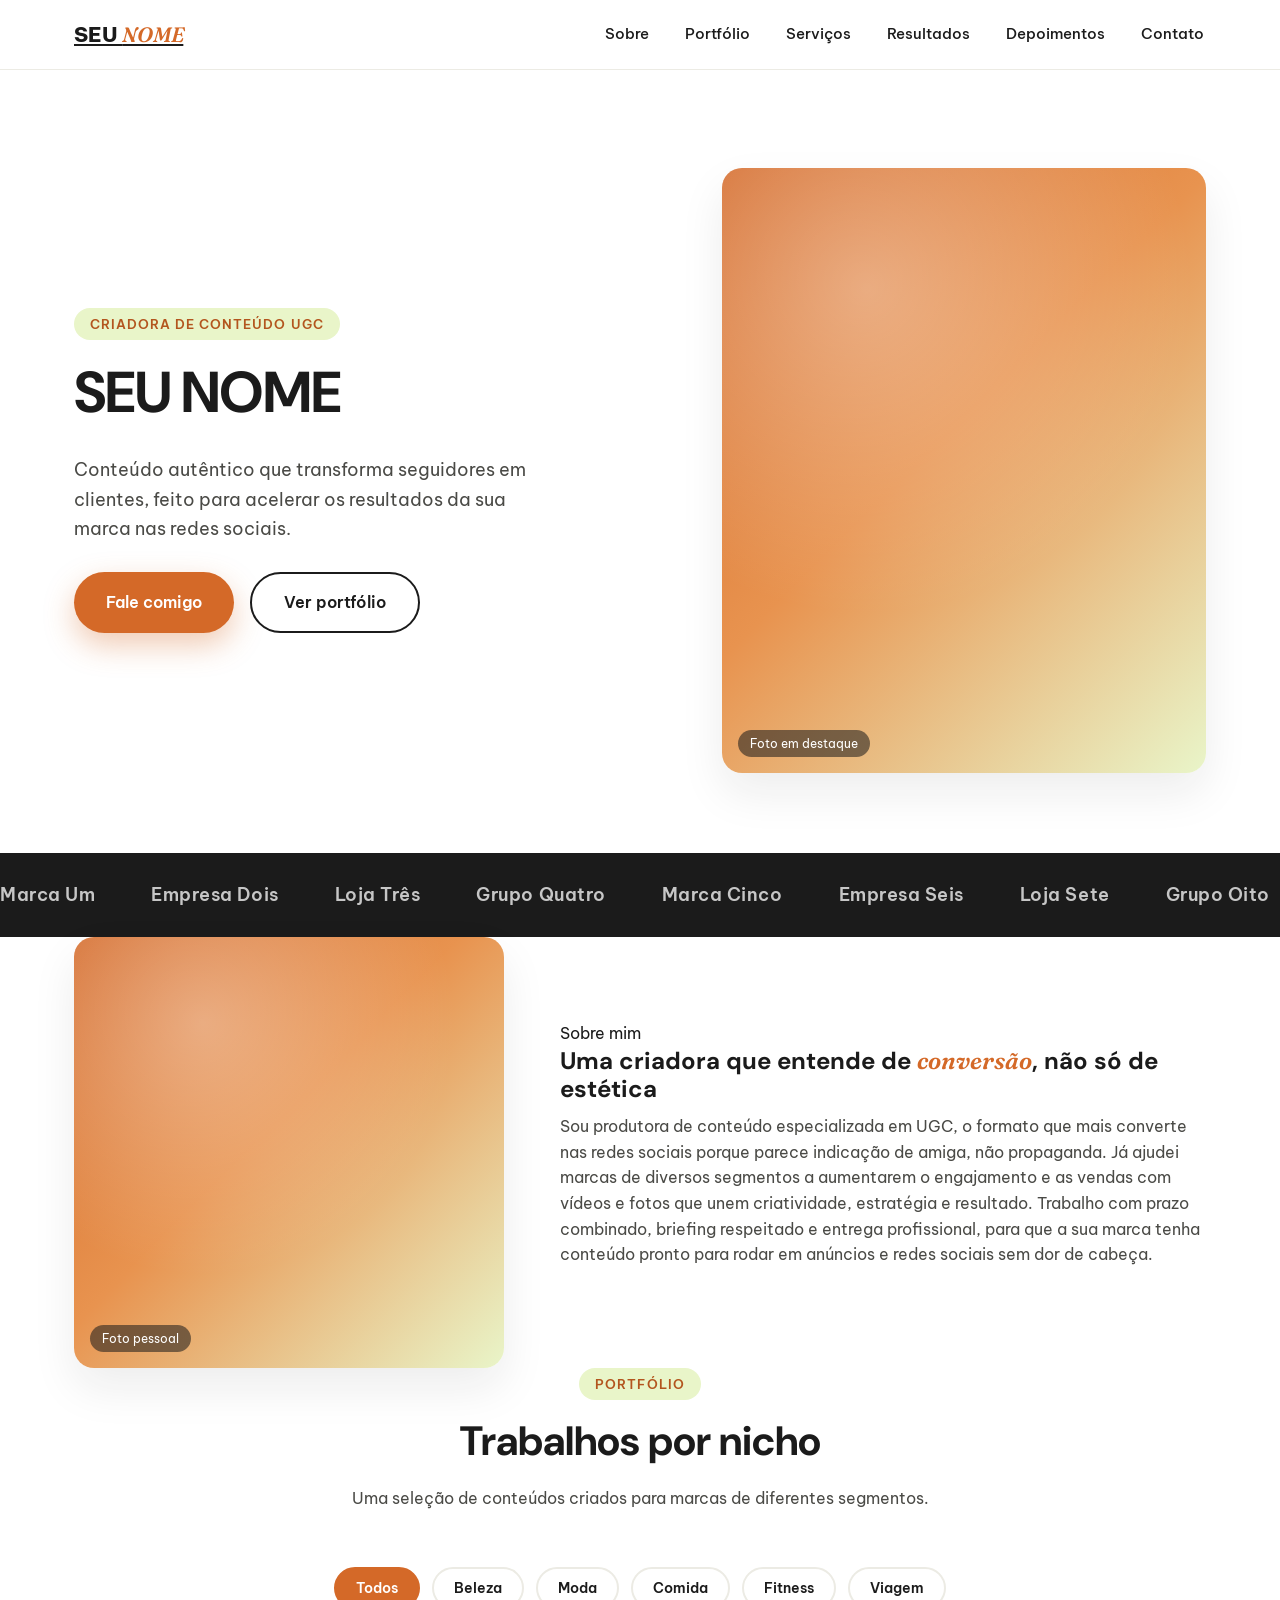
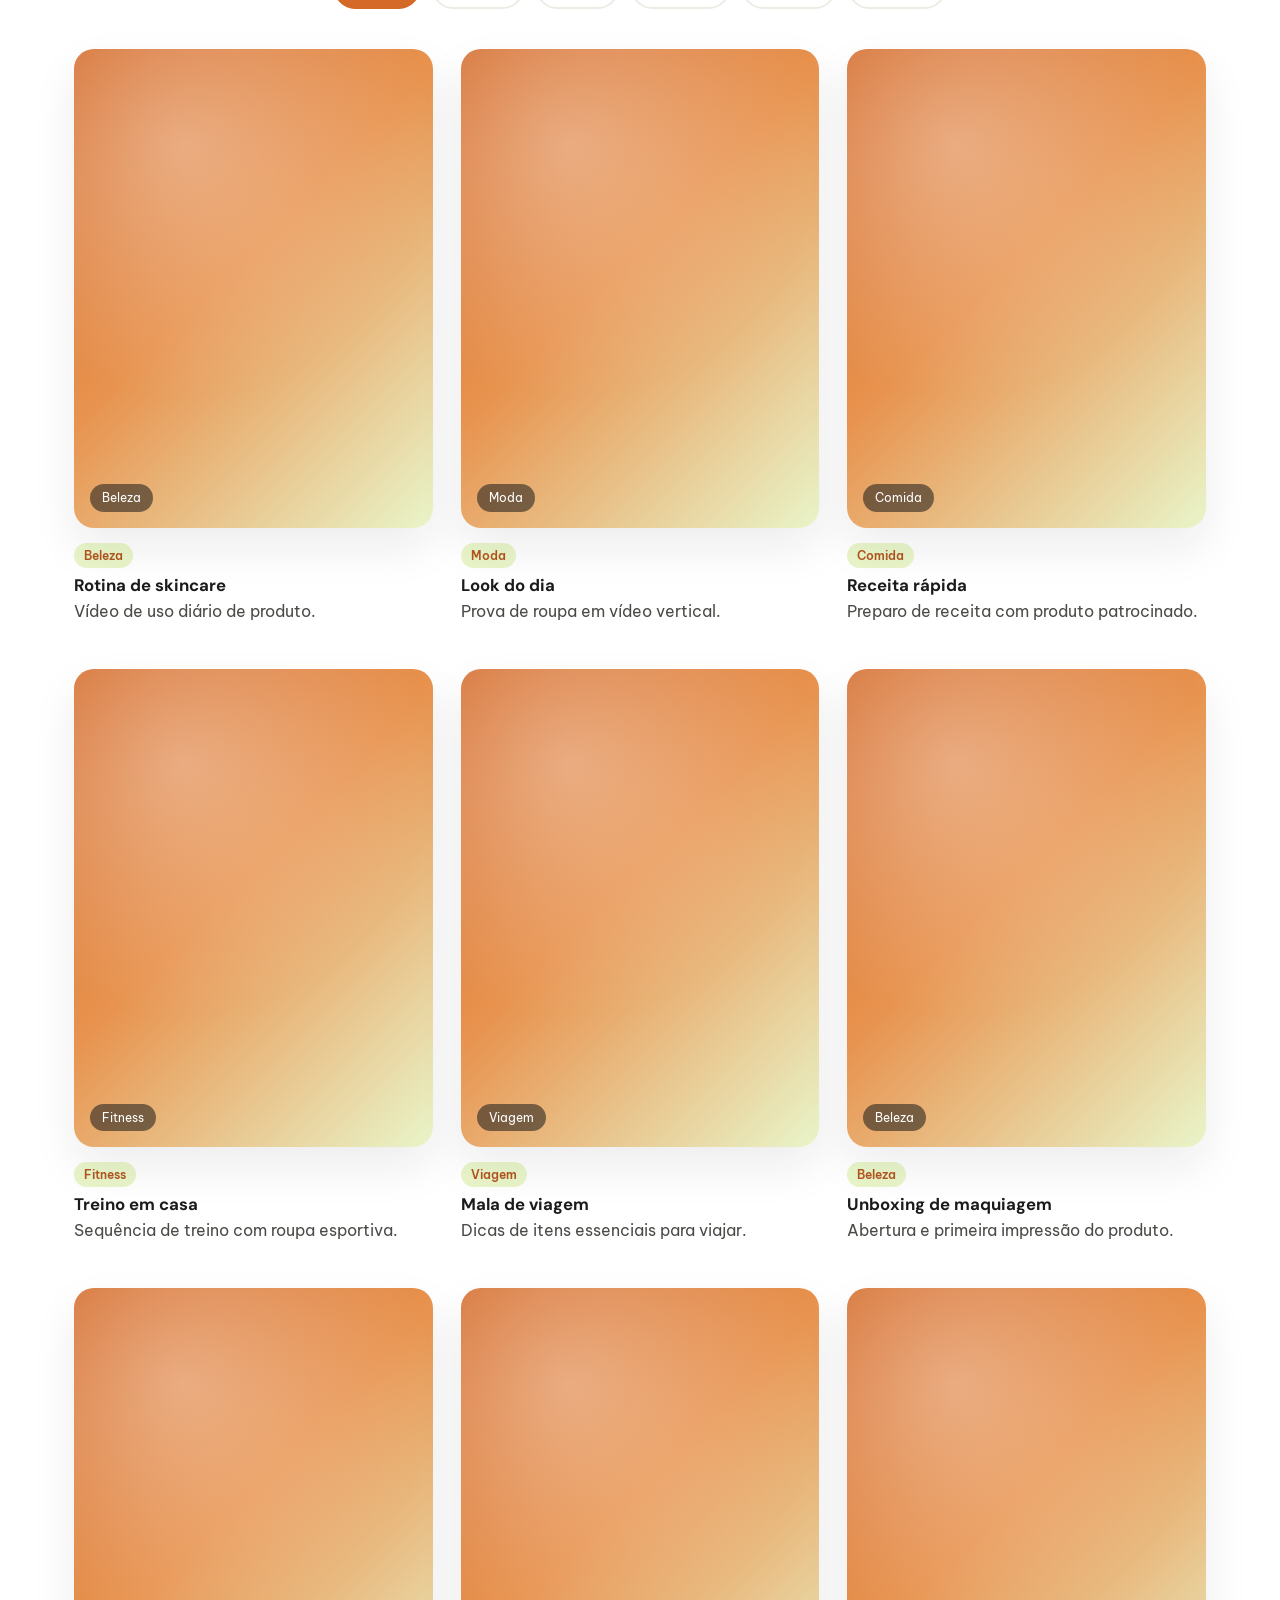
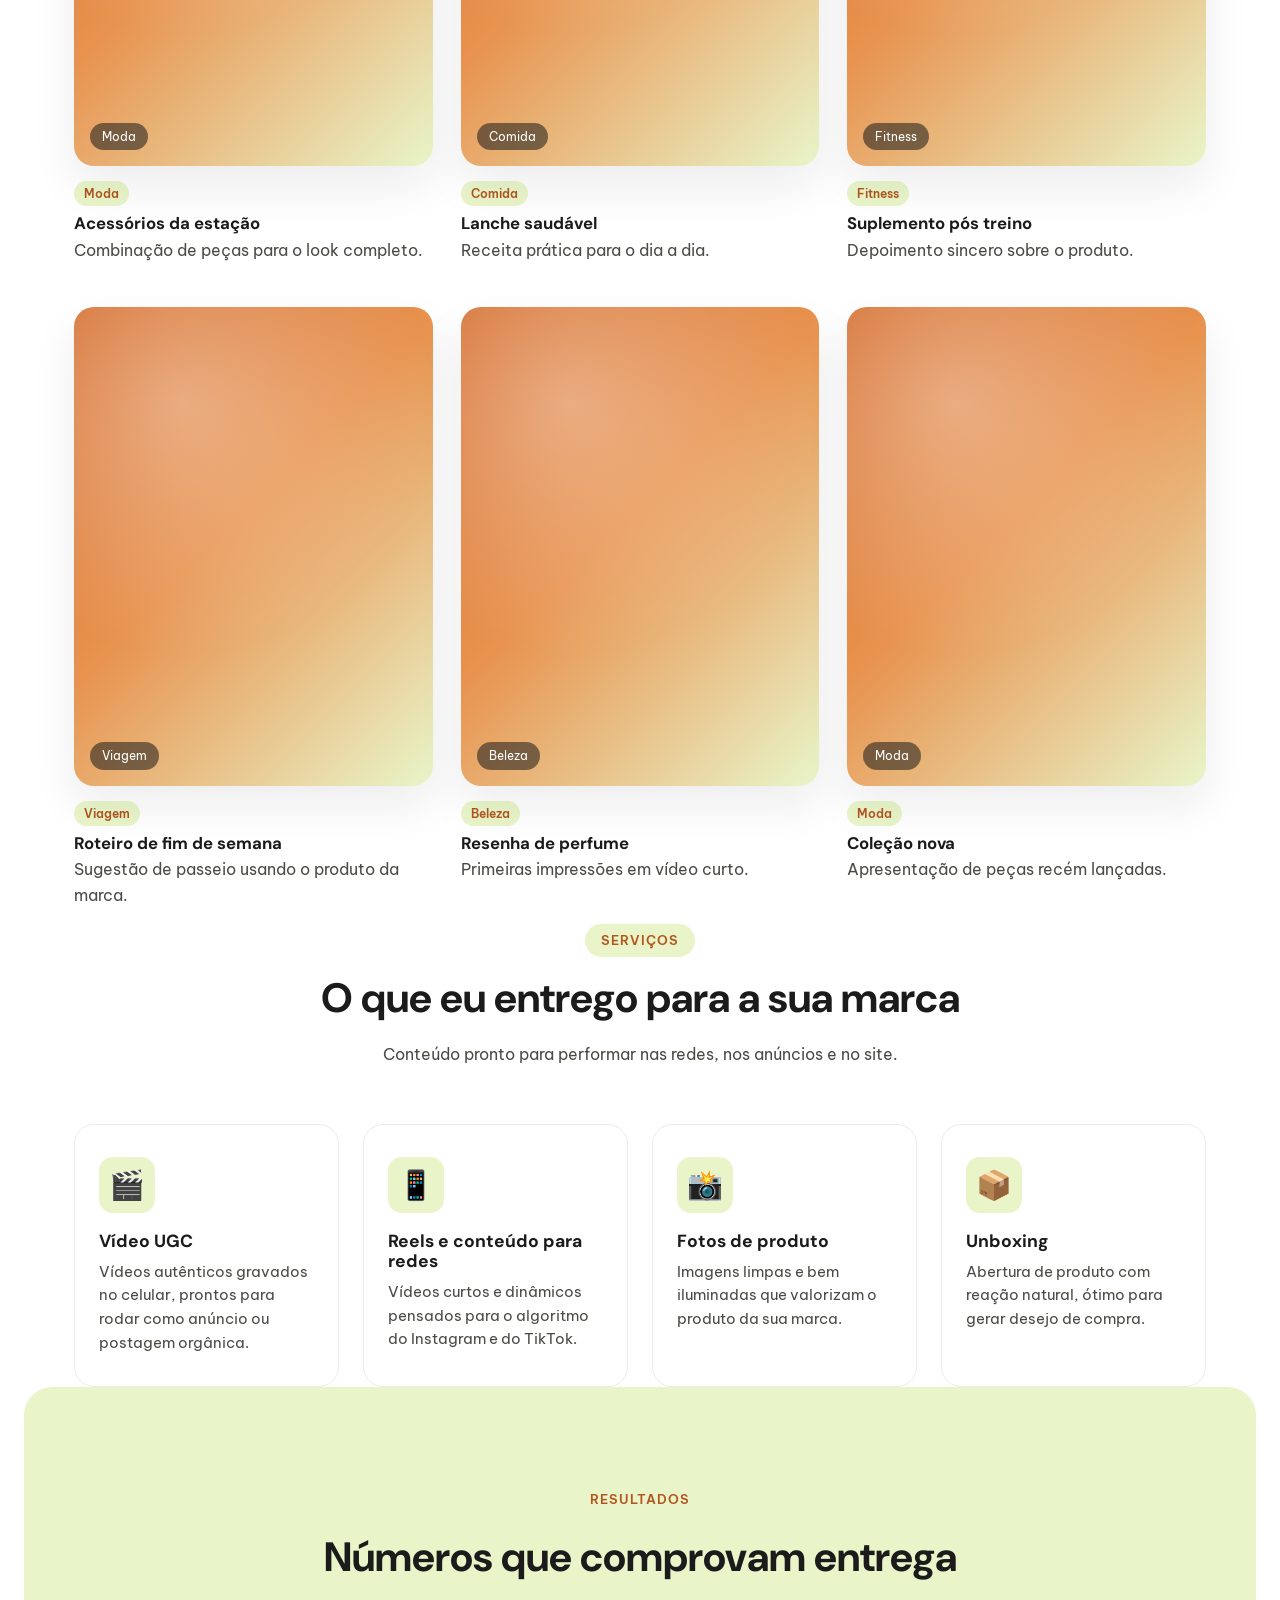
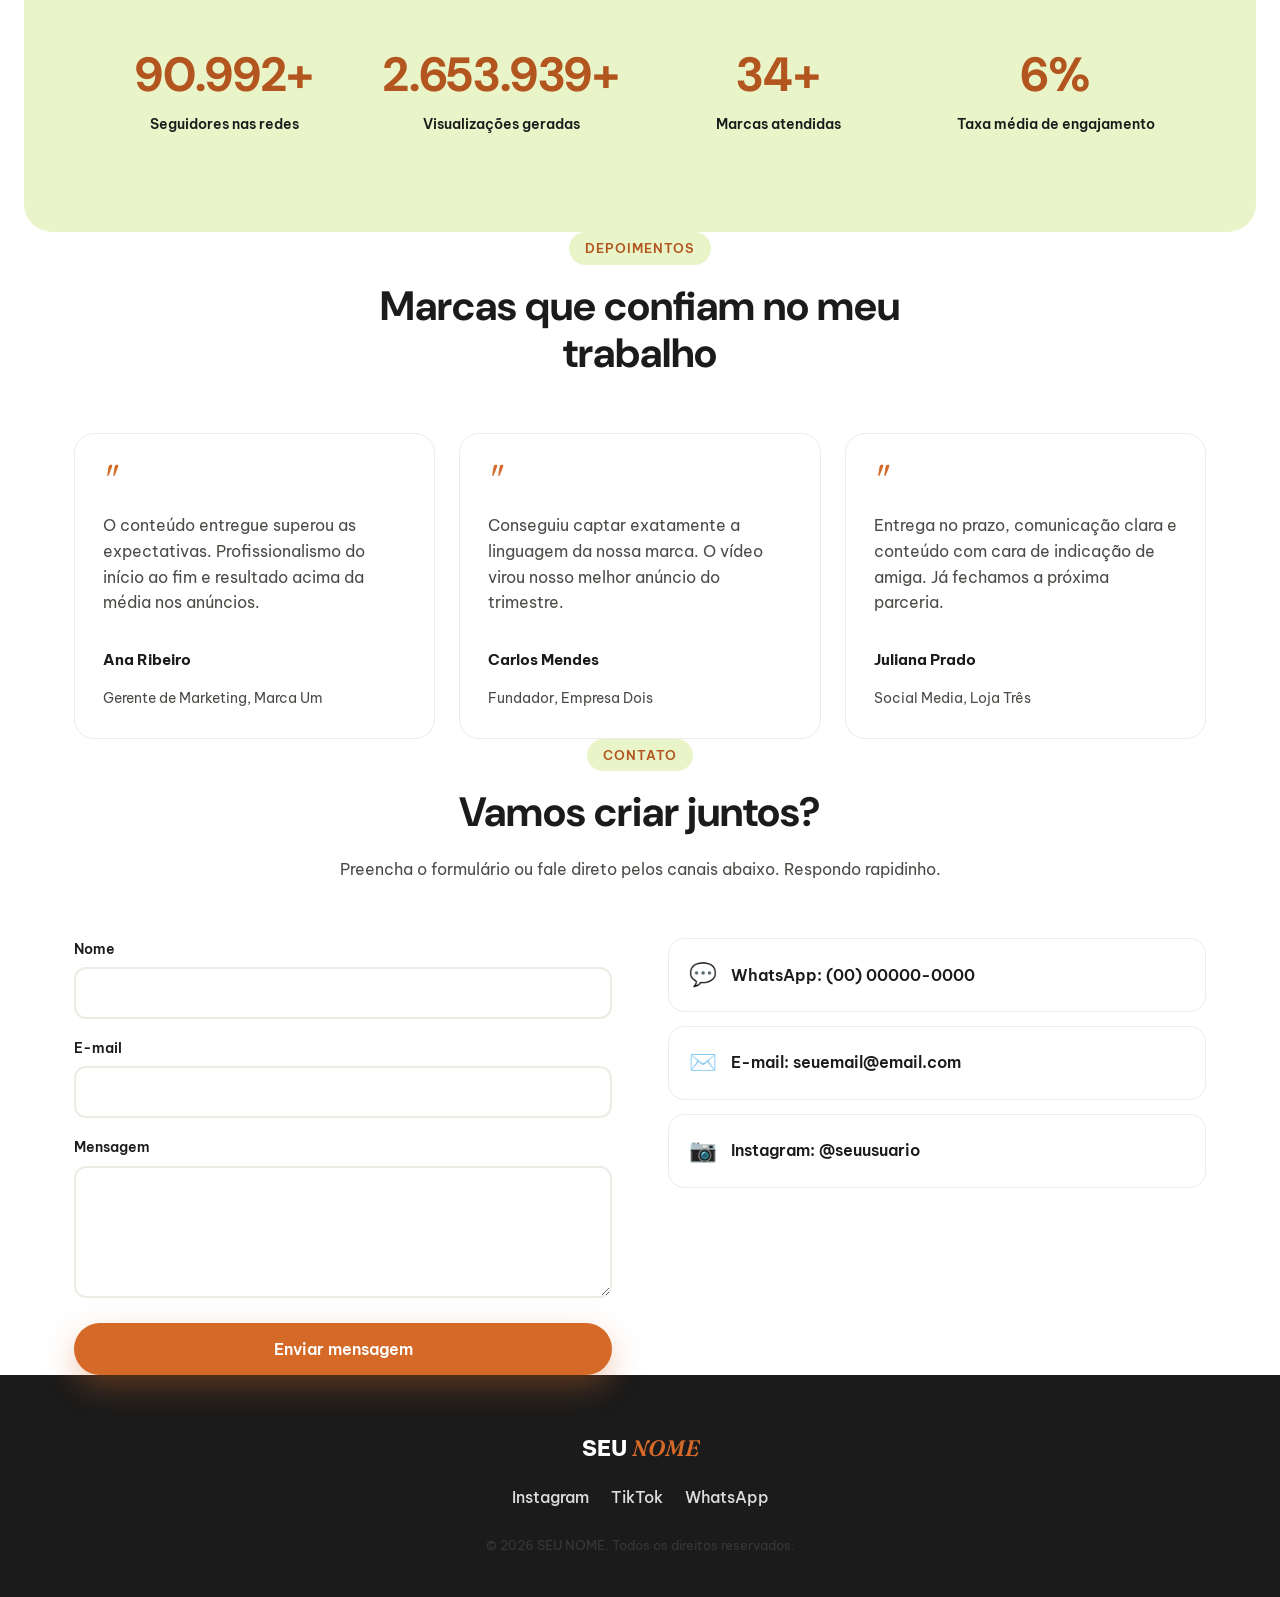
<file: index.html.html>
<!doctype html>
<html lang="pt-BR">
<head>
<meta charset="UTF-8">
<meta name="viewport" content="width=device-width, initial-scale=1.0">
<title>Portfólio Criadora UGC</title>
<meta name="description" content="Site de portfólio profissional para criadora de conteúdo UGC, feito para apresentar serviços a marcas e empresas.">

<!-- Fontes do Google Fonts: Be Vietnam Pro, DM Sans e Fraunces (itálico serifado) -->
<link rel="preconnect" href="https://fonts.googleapis.com">
<link rel="preconnect" href="https://fonts.gstatic.com" crossorigin>
<link href="https://fonts.googleapis.com/css2?family=Be+Vietnam+Pro:wght@300;400;500;600;700;800&family=DM+Sans:wght@400;500;700&family=Fraunces:ital,wght@1,500;1,600&display=swap" rel="stylesheet">

<style>
  /* ===================== VARIÁVEIS DE COR E BASE ===================== */
  :root{
    --branco: #ffffff;
    --laranja: #d46928;
    --laranja-escuro: #b3551e;
    --verde-limao: #e9f5c9;
    --tinta: #1b1b1b;
    --cinza-texto: #4a4a46;
    --borda: #ecebe4;
    --sombra: 0 20px 45px rgba(27,27,27,0.08);
    --raio: 20px;
  }

  *,*::before,*::after{ box-sizing: border-box; }

  html{ scroll-behavior: smooth; }

  body{
    margin:0;
    background: var(--branco);
    color: var(--tinta);
    font-family: "Be Vietnam Pro", "DM Sans", sans-serif;
    line-height: 1.6;
    -webkit-font-smoothing: antialiased;
    overflow-x: hidden;
  }

  img, svg { max-width: 100%; display:block; }

  h1,h2,h3{
    font-family: "DM Sans", "Be Vietnam Pro", sans-serif;
    font-weight: 700;
    line-height: 1.15;
    margin: 0 0 .5em;
  }

  em.charme{
    font-family: "Fraunces", serif;
    font-style: italic;
    font-weight: 600;
    color: var(--laranja);
  }

  p{ margin: 0 0 1em; color: var(--cinza-texto); }

  a{ color: inherit; }

  .container{
    width: 100%;
    max-width: 1180px;
    margin: 0 auto;
    padding: 0 24px;
  }

  section{ padding: 96px 0; }

  .secao-titulo{
    text-align:center;
    max-width: 640px;
    margin: 0 auto 56px;
  }
  .secao-titulo .eyebrow{
    display:inline-block;
    background: var(--verde-limao);
    color: var(--laranja-escuro);
    font-weight: 600;
    font-size: .8rem;
    letter-spacing: .08em;
    text-transform: uppercase;
    padding: 6px 16px;
    border-radius: 999px;
    margin-bottom: 18px;
  }
  .secao-titulo h2{ font-size: clamp(1.8rem, 3.2vw, 2.6rem); }
  .secao-titulo p{ margin-top: 12px; }

  .btn{
    display:inline-flex;
    align-items:center;
    justify-content:center;
    gap:8px;
    border:none;
    border-radius: 999px;
    padding: 16px 32px;
    font-family:inherit;
    font-weight: 600;
    font-size: 1rem;
    cursor:pointer;
    text-decoration:none;
    transition: transform .2s ease, box-shadow .2s ease, background .2s ease;
  }
  .btn-primario{
    background: var(--laranja);
    color: var(--branco);
    box-shadow: 0 12px 30px rgba(212,105,40,0.35);
  }
  .btn-primario:hover, .btn-primario:focus-visible{
    background: var(--laranja-escuro);
    transform: translateY(-2px);
  }
  .btn-secundario{
    background: var(--branco);
    color: var(--tinta);
    border: 2px solid var(--tinta);
  }
  .btn-secundario:hover, .btn-secundario:focus-visible{
    background: var(--tinta);
    color: var(--branco);
    transform: translateY(-2px);
  }

  a:focus-visible, button:focus-visible, input:focus-visible, textarea:focus-visible{
    outline: 3px solid var(--laranja);
    outline-offset: 3px;
  }

  /* Bloco de gradiente que substitui fotos/vídeos reais.
     TROCAR POR FOTO REAL: apague o "background" e use, por exemplo:
     <img src="sua-foto.jpg" alt="descrição da foto"> dentro da div,
     ou defina background: url('sua-foto.jpg') center/cover; */
  .bloco-imagem{
    border-radius: var(--raio);
    background: linear-gradient(135deg, var(--laranja) 0%, #e8934f 45%, var(--verde-limao) 100%);
    position: relative;
    overflow:hidden;
    box-shadow: var(--sombra);
  }
  .bloco-imagem::after{
    content:"";
    position:absolute; inset:0;
    background: radial-gradient(circle at 30% 20%, rgba(255,255,255,0.35), transparent 55%);
  }
  .bloco-imagem span{
    position:absolute;
    bottom: 16px; left: 16px;
    background: rgba(27,27,27,0.55);
    color: var(--branco);
    font-size: .75rem;
    padding: 4px 12px;
    border-radius: 999px;
    z-index: 2;
  }

  /* ===================== HEADER / NAV ===================== */
  header.topo{
    position: fixed;
    top:0; left:0; right:0;
    z-index: 999;
    background: rgba(255,255,255,0.9);
    backdrop-filter: blur(10px);
    border-bottom: 1px solid var(--borda);
  }
  .nav-wrap{
    display:flex;
    align-items:center;
    justify-content:space-between;
    padding: 18px 24px;
    max-width: 1180px;
    margin: 0 auto;
  }
  .logo{
    font-size: 1.3rem;
    font-weight: 800;
    letter-spacing: -.01em;
  }
  .logo em{ font-family:"Fraunces", serif; font-style: italic; color: var(--laranja); font-weight: 600; }

  nav.menu-links{
    display:flex;
    gap: 32px;
    list-style:none;
    margin:0; padding:0;
  }
  nav.menu-links a{
    text-decoration:none;
    font-weight: 500;
    font-size: .95rem;
    color: var(--tinta);
    position:relative;
    padding: 4px 2px;
  }
  nav.menu-links a::after{
    content:"";
    position:absolute; left:0; bottom:-4px;
    width:0; height:2px;
    background: var(--laranja);
    transition: width .25s ease;
  }
  nav.menu-links a:hover::after, nav.menu-links a:focus-visible::after{ width:100%; }

  .btn-hamburguer{
    display:none;
    background:none;
    border:none;
    cursor:pointer;
    width: 40px; height: 40px;
    flex-direction:column;
    align-items:center;
    justify-content:center;
    gap:5px;
  }
  .btn-hamburguer span{
    display:block;
    width: 24px; height: 2px;
    background: var(--tinta);
    transition: transform .3s ease, opacity .3s ease;
  }
  .btn-hamburguer.aberto span:nth-child(1){ transform: translateY(7px) rotate(45deg); }
  .btn-hamburguer.aberto span:nth-child(2){ opacity:0; }
  .btn-hamburguer.aberto span:nth-child(3){ transform: translateY(-7px) rotate(-45deg); }

  @media (max-width: 860px){
    nav.menu-links{
      position: fixed;
      top: 68px; left:0; right:0;
      background: var(--branco);
      flex-direction: column;
      gap:0;
      max-height: 0;
      overflow:hidden;
      border-bottom: 1px solid var(--borda);
      transition: max-height .35s ease;
    }
    nav.menu-links.aberto{ max-height: 400px; }
    nav.menu-links a{
      display:block;
      padding: 16px 24px;
      border-top: 1px solid var(--borda);
    }
    .btn-hamburguer{ display:flex; }
  }

  /* ===================== HERO ===================== */
  .hero{
    padding-top: 168px;
    padding-bottom: 80px;
    display:grid;
    grid-template-columns: 1.1fr .9fr;
    gap: 56px;
    align-items:center;
  }
  .hero .eyebrow{
    display:inline-block;
    background: var(--verde-limao);
    color: var(--laranja-escuro);
    font-weight: 600;
    font-size: .8rem;
    letter-spacing: .08em;
    text-transform: uppercase;
    padding: 6px 16px;
    border-radius: 999px;
    margin-bottom: 20px;
  }
  .hero h1{
    font-size: clamp(2.4rem, 5vw, 3.6rem);
    letter-spacing: -0.02em;
  }
  .hero p.frase{
    font-size: 1.15rem;
    max-width: 480px;
  }
  .hero .acoes{
    display:flex;
    gap: 16px;
    flex-wrap: wrap;
    margin-top: 28px;
  }
  .hero .bloco-imagem{ aspect-ratio: 4/5; width:100%; }

  @media (max-width: 860px){
    .hero{ grid-template-columns: 1fr; padding-top: 140px; text-align:center; }
    .hero p.frase{ margin-left:auto; margin-right:auto; }
    .hero .acoes{ justify-content:center; }
    .hero .bloco-imagem{ aspect-ratio: 16/10; max-width: 420px; margin: 0 auto; }
  }

  /* ===================== FAIXA DE MARCAS ===================== */
  .faixa-marcas{
    background: var(--tinta);
    padding: 28px 0;
    overflow:hidden;
  }
  .faixa-marcas .trilho{
    display:flex;
    gap: 56px;
    width: max-content;
    animation: rolar 26s linear infinite;
  }
  .faixa-marcas span{
    color: var(--branco);
    opacity: .75;
    font-weight: 600;
    font-size: 1.1rem;
    letter-spacing: .03em;
    white-space:nowrap;
  }
  @keyframes rolar{
    from{ transform: translateX(0); }
    to{ transform: translateX(-50%); }
  }
  @media (prefers-reduced-motion: reduce){
    .faixa-marcas .trilho{ animation: none; flex-wrap: wrap; justify-content:center; }
  }

  /* ===================== SOBRE ===================== */
  .sobre{
    display:grid;
    grid-template-columns: .8fr 1.2fr;
    gap: 56px;
    align-items:center;
  }
  .sobre .bloco-imagem{ aspect-ratio: 1/1; }
  @media (max-width: 860px){
    .sobre{ grid-template-columns: 1fr; }
    .sobre .bloco-imagem{ max-width: 340px; margin: 0 auto; }
    .sobre{ text-align:center; }
  }

  /* ===================== PORTFÓLIO ===================== */
  .filtros{
    display:flex;
    flex-wrap:wrap;
    gap: 12px;
    justify-content:center;
    margin-bottom: 40px;
  }
  .filtros button{
    background: var(--branco);
    border: 2px solid var(--borda);
    color: var(--tinta);
    font-family:inherit;
    font-weight:600;
    font-size: .9rem;
    padding: 10px 20px;
    border-radius: 999px;
    cursor:pointer;
    transition: all .2s ease;
  }
  .filtros button:hover{ border-color: var(--laranja); }
  .filtros button.ativo{
    background: var(--laranja);
    border-color: var(--laranja);
    color: var(--branco);
  }
  .grade-portfolio{
    display:grid;
    grid-template-columns: repeat(3, 1fr);
    gap: 28px;
  }
  .item-portfolio .bloco-imagem{ aspect-ratio: 3/4; margin-bottom: 14px; }
  .item-portfolio h3{ font-size: 1.05rem; margin-bottom: 4px; }
  .item-portfolio .categoria{
    display:inline-block;
    font-size: .75rem;
    font-weight:600;
    color: var(--laranja-escuro);
    background: var(--verde-limao);
    padding: 3px 10px;
    border-radius: 999px;
    margin-bottom: 8px;
  }
  .item-portfolio[hidden]{ display:none; }
  @media (max-width: 900px){
    .grade-portfolio{ grid-template-columns: repeat(2, 1fr); }
  }
  @media (max-width: 560px){
    .grade-portfolio{ grid-template-columns: 1fr; }
  }

  /* ===================== SERVIÇOS ===================== */
  .grade-servicos{
    display:grid;
    grid-template-columns: repeat(4, 1fr);
    gap: 24px;
  }
  .card-servico{
    background: var(--branco);
    border: 1px solid var(--borda);
    border-radius: var(--raio);
    padding: 32px 24px;
    transition: transform .25s ease, box-shadow .25s ease;
  }
  .card-servico:hover{
    transform: translateY(-6px);
    box-shadow: var(--sombra);
  }
  .card-servico .icone{
    font-size: 1.8rem;
    width: 56px; height:56px;
    display:flex; align-items:center; justify-content:center;
    background: var(--verde-limao);
    border-radius: 14px;
    margin-bottom: 18px;
  }
  .card-servico h3{ font-size: 1.1rem; }
  .card-servico p{ font-size: .92rem; margin-bottom:0; }
  @media (max-width: 980px){ .grade-servicos{ grid-template-columns: repeat(2, 1fr); } }
  @media (max-width: 560px){ .grade-servicos{ grid-template-columns: 1fr; } }

  /* ===================== RESULTADOS / NÚMEROS ===================== */
  .resultados{ background: var(--verde-limao); border-radius: 28px; margin: 0 24px; }
  .resultados .container{ max-width: 1132px; }
  .grade-numeros{
    display:grid;
    grid-template-columns: repeat(4, 1fr);
    gap: 24px;
    text-align:center;
  }
  .numero{
    font-family:"DM Sans", sans-serif;
    font-size: clamp(2.2rem, 4vw, 3rem);
    font-weight: 700;
    color: var(--laranja-escuro);
  }
  .label-numero{
    font-weight:600;
    font-size: .9rem;
    color: var(--tinta);
  }
  @media (max-width: 860px){ .grade-numeros{ grid-template-columns: repeat(2, 1fr); gap: 40px 24px; } }

  /* ===================== DEPOIMENTOS ===================== */
  .grade-depoimentos{
    display:grid;
    grid-template-columns: repeat(3, 1fr);
    gap: 24px;
  }
  .card-depoimento{
    background: var(--branco);
    border: 1px solid var(--borda);
    border-radius: var(--raio);
    padding: 28px;
    display:flex;
    flex-direction:column;
    gap: 16px;
  }
  .card-depoimento .aspas{ font-family:"Fraunces", serif; font-style:italic; font-size: 2.2rem; color: var(--laranja); line-height:1; }
  .card-depoimento .autor{ font-weight:700; font-size:.95rem; }
  .card-depoimento .empresa{ font-size:.85rem; color: var(--cinza-texto); }
  @media (max-width: 980px){ .grade-depoimentos{ grid-template-columns: 1fr; } }

  /* ===================== CONTATO ===================== */
  .contato-grade{
    display:grid;
    grid-template-columns: 1fr 1fr;
    gap: 56px;
    align-items:start;
  }
  form.form-contato{
    display:flex;
    flex-direction:column;
    gap: 18px;
  }
  .campo label{
    display:block;
    font-weight:600;
    font-size:.9rem;
    margin-bottom: 6px;
  }
  .campo input, .campo textarea{
    width:100%;
    font-family:inherit;
    font-size: 1rem;
    padding: 14px 16px;
    border-radius: 12px;
    border: 2px solid var(--borda);
    background: var(--branco);
    color: var(--tinta);
    resize: vertical;
  }
  .campo input:focus, .campo textarea:focus{ border-color: var(--laranja); }
  .mensagem-confirmacao{
    margin-top: 8px;
    background: var(--verde-limao);
    color: var(--laranja-escuro);
    padding: 14px 18px;
    border-radius: 12px;
    font-weight:600;
    font-size: .9rem;
    display:none;
  }
  .mensagem-confirmacao.visivel{ display:block; }

  .canais-diretos{
    display:flex;
    flex-direction:column;
    gap: 14px;
  }
  .canal-direto{
    display:flex;
    align-items:center;
    gap: 14px;
    padding: 18px 20px;
    border: 1px solid var(--borda);
    border-radius: 16px;
    text-decoration:none;
    color: var(--tinta);
    font-weight:600;
    transition: all .2s ease;
  }
  .canal-direto:hover{ border-color: var(--laranja); background: var(--verde-limao); }
  .canal-direto .icone{ font-size: 1.4rem; }

  @media (max-width: 860px){ .contato-grade{ grid-template-columns: 1fr; } }

  /* ===================== RODAPÉ ===================== */
  footer.rodape{
    background: var(--tinta);
    color: var(--branco);
    padding: 56px 0 28px;
    text-align:center;
  }
  footer.rodape .logo-rodape{
    font-size: 1.4rem;
    font-weight:800;
    margin-bottom: 18px;
  }
  footer.rodape .logo-rodape em{ font-family:"Fraunces", serif; font-style:italic; color: var(--laranja); font-weight:600; }
  .redes-rodape{
    display:flex;
    justify-content:center;
    gap: 22px;
    list-style:none;
    padding:0; margin: 0 0 24px;
  }
  .redes-rodape a{
    text-decoration:none;
    color: var(--branco);
    font-weight:500;
    opacity:.85;
  }
  .redes-rodape a:hover{ opacity:1; color: var(--laranja); }
  .copyright{ font-size:.82rem; opacity:.6; }

  /* ===================== ANIMAÇÃO DE ENTRADA (fade + subida) ===================== */
  .revelar{
    opacity: 0;
    transform: translateY(28px);
    transition: opacity .7s ease, transform .7s ease;
  }
  .revelar.visivel{
    opacity: 1;
    transform: translateY(0);
  }
  @media (prefers-reduced-motion: reduce){
    .revelar{ opacity:1; transform:none; transition:none; }
  }
</style>
</head>
<body>

<!-- ===================== 1. MENU DO TOPO ===================== -->
<header class="topo">
  <div class="nav-wrap">
    <a href="#topo" class="logo" id="logoNav">SEU NOME</a>
    <nav class="menu-links" id="menuLinks" aria-label="Navegação principal">
      <a href="#sobre">Sobre</a>
      <a href="#portfolio">Portfólio</a>
      <a href="#servicos">Serviços</a>
      <a href="#resultados">Resultados</a>
      <a href="#depoimentos">Depoimentos</a>
      <a href="#contato">Contato</a>
    </nav>
    <button class="btn-hamburguer" id="btnHamburguer" aria-label="Abrir menu" aria-expanded="false" aria-controls="menuLinks">
      <span></span><span></span><span></span>
    </button>
  </div>
</header>

<main id="topo">

  <!-- ===================== 2. HERO ===================== -->
  <section class="hero container">
    <div class="hero-texto revelar">
      <span class="eyebrow">Criadora de conteúdo UGC</span>
      <h1 id="heroNome">SEU NOME</h1>
      <p class="frase" id="heroFrase">Conteúdo autêntico que transforma seguidores em clientes.</p>
      <div class="acoes">
        <a href="#contato" class="btn btn-primario">Fale comigo</a>
        <a href="#portfolio" class="btn btn-secundario">Ver portfólio</a>
      </div>
    </div>
    <!-- Bloco em gradiente no lugar da foto principal.
         TROCAR POR FOTO: substitua a div "bloco-imagem" por
         <img src="foto-hero.jpg" alt="Foto de SEU NOME sorrindo para a câmera"> -->
    <div class="bloco-imagem revelar" role="img" aria-label="Foto de destaque da criadora de conteúdo">
      <span>Foto em destaque</span>
    </div>
  </section>

  <!-- ===================== 3. FAIXA DE MARCAS ===================== -->
  <div class="faixa-marcas">
    <div class="trilho" id="trilhoMarcas" aria-label="Marcas que já trabalharam com a criadora"></div>
  </div>

  <!-- ===================== 4. SOBRE ===================== -->
  <section class="sobre container" id="sobre">
    <!-- Bloco em gradiente no lugar da foto de apresentação.
         TROCAR POR FOTO: substitua por <img src="foto-sobre.jpg" alt="Foto de SEU NOME em ambiente de gravação"> -->
    <div class="bloco-imagem revelar" role="img" aria-label="Foto da criadora em um momento de gravação">
      <span>Foto pessoal</span>
    </div>
    <div class="revelar">
      <span class="eyebrow">Sobre mim</span>
      <h2>Uma criadora que entende de <em class="charme">conversão</em>, não só de estética</h2>
      <p id="sobreTexto"></p>
    </div>
  </section>

  <!-- ===================== 5. PORTFÓLIO COM FILTRO ===================== -->
  <section class="container" id="portfolio">
    <div class="secao-titulo revelar">
      <span class="eyebrow">Portfólio</span>
      <h2>Trabalhos por nicho</h2>
      <p>Uma seleção de conteúdos criados para marcas de diferentes segmentos.</p>
    </div>
    <div class="filtros" id="filtrosPortfolio" role="group" aria-label="Filtrar portfólio por categoria"></div>
    <div class="grade-portfolio" id="grellPortfolio"></div>
  </section>

  <!-- ===================== 6. SERVIÇOS ===================== -->
  <section class="container" id="servicos">
    <div class="secao-titulo revelar">
      <span class="eyebrow">Serviços</span>
      <h2>O que eu entrego para a sua marca</h2>
      <p>Conteúdo pronto para performar nas redes, nos anúncios e no site.</p>
    </div>
    <div class="grade-servicos" id="grellServicos"></div>
  </section>

  <!-- ===================== 7. RESULTADOS / NÚMEROS ===================== -->
  <section class="resultados" id="resultados">
    <div class="container">
      <div class="secao-titulo revelar">
        <span class="eyebrow">Resultados</span>
        <h2>Números que comprovam entrega</h2>
      </div>
      <div class="grade-numeros" id="grellNumeros"></div>
    </div>
  </section>

  <!-- ===================== 8. DEPOIMENTOS ===================== -->
  <section class="container" id="depoimentos">
    <div class="secao-titulo revelar">
      <span class="eyebrow">Depoimentos</span>
      <h2>Marcas que confiam no meu trabalho</h2>
    </div>
    <div class="grade-depoimentos" id="grellDepoimentos"></div>
  </section>

  <!-- ===================== 9. CONTATO ===================== -->
  <section class="container" id="contato">
    <div class="secao-titulo revelar">
      <span class="eyebrow">Contato</span>
      <h2>Vamos criar juntos?</h2>
      <p>Preencha o formulário ou fale direto pelos canais abaixo. Respondo rapidinho.</p>
    </div>
    <div class="contato-grade">
      <form class="form-contato revelar" id="formContato">
        <div class="campo">
          <label for="campoNome">Nome</label>
          <input type="text" id="campoNome" name="nome" required autocomplete="name">
        </div>
        <div class="campo">
          <label for="campoEmail">E-mail</label>
          <input type="email" id="campoEmail" name="email" required autocomplete="email">
        </div>
        <div class="campo">
          <label for="campoMensagem">Mensagem</label>
          <textarea id="campoMensagem" name="mensagem" rows="5" required></textarea>
        </div>
        <button type="submit" class="btn btn-primario">Enviar mensagem</button>
        <div class="mensagem-confirmacao" id="mensagemConfirmacao" role="status">
          Mensagem pronta! Se o seu e-mail não abriu automaticamente, me chame direto pelo WhatsApp.
        </div>
      </form>
      <div class="canais-diretos revelar" id="canaisDiretos"></div>
    </div>
  </section>

</main>

<!-- ===================== 10. RODAPÉ ===================== -->
<footer class="rodape">
  <div class="container">
    <div class="logo-rodape" id="logoRodape">SEU NOME</div>
    <ul class="redes-rodape" id="redesRodape"></ul>
    <p class="copyright" id="copyright"></p>
  </div>
</footer>

<script>
/* =====================================================================
   OBJETO DE CONFIGURAÇÃO
   Edite todo o conteúdo do site aqui embaixo. Não é necessário mexer
   no restante do código para trocar textos, números ou listas.
===================================================================== */
const config = {

  // EDITE AQUI: nome e identidade usados no menu, no hero e no rodapé
  perfil: {
    nome: "SEU NOME",
    profissao: "Criadora de Conteúdo UGC",
    fraseImpacto: "Conteúdo autêntico que transforma seguidores em clientes, feito para acelerar os resultados da sua marca nas redes sociais.",
  },

  // EDITE AQUI: nomes das marcas que já contrataram os seus serviços
  marcas: [
    "Marca Um", "Empresa Dois", "Loja Três", "Grupo Quatro",
    "Marca Cinco", "Empresa Seis", "Loja Sete", "Grupo Oito",
  ],

  // EDITE AQUI: texto de apresentação da seção Sobre
  sobre: {
    texto: "Sou produtora de conteúdo especializada em UGC, o formato que mais converte nas redes sociais porque parece indicação de amiga, não propaganda. Já ajudei marcas de diversos segmentos a aumentarem o engajamento e as vendas com vídeos e fotos que unem criatividade, estratégia e resultado. Trabalho com prazo combinado, briefing respeitado e entrega profissional, para que a sua marca tenha conteúdo pronto para rodar em anúncios e redes sociais sem dor de cabeça.",
  },

  // EDITE AQUI: categorias usadas nos botões de filtro do portfólio
  categoriasFiltro: ["Todos", "Beleza", "Moda", "Comida", "Fitness", "Viagem"],

  // EDITE AQUI: trabalhos do portfólio. A categoria precisa bater com uma das categoriasFiltro acima
  portfolio: [
    { titulo: "Rotina de skincare", categoria: "Beleza", descricao: "Vídeo de uso diário de produto." },
    { titulo: "Look do dia", categoria: "Moda", descricao: "Prova de roupa em vídeo vertical." },
    { titulo: "Receita rápida", categoria: "Comida", descricao: "Preparo de receita com produto patrocinado." },
    { titulo: "Treino em casa", categoria: "Fitness", descricao: "Sequência de treino com roupa esportiva." },
    { titulo: "Mala de viagem", categoria: "Viagem", descricao: "Dicas de itens essenciais para viajar." },
    { titulo: "Unboxing de maquiagem", categoria: "Beleza", descricao: "Abertura e primeira impressão do produto." },
    { titulo: "Acessórios da estação", categoria: "Moda", descricao: "Combinação de peças para o look completo." },
    { titulo: "Lanche saudável", categoria: "Comida", descricao: "Receita prática para o dia a dia." },
    { titulo: "Suplemento pós treino", categoria: "Fitness", descricao: "Depoimento sincero sobre o produto." },
    { titulo: "Roteiro de fim de semana", categoria: "Viagem", descricao: "Sugestão de passeio usando o produto da marca." },
    { titulo: "Resenha de perfume", categoria: "Beleza", descricao: "Primeiras impressões em vídeo curto." },
    { titulo: "Coleção nova", categoria: "Moda", descricao: "Apresentação de peças recém lançadas." },
  ],

  // EDITE AQUI: serviços oferecidos, com um emoji simples no lugar de ícone
  servicos: [
    { icone: "🎬", titulo: "Vídeo UGC", descricao: "Vídeos autênticos gravados no celular, prontos para rodar como anúncio ou postagem orgânica." },
    { icone: "📱", titulo: "Reels e conteúdo para redes", descricao: "Vídeos curtos e dinâmicos pensados para o algoritmo do Instagram e do TikTok." },
    { icone: "📸", titulo: "Fotos de produto", descricao: "Imagens limpas e bem iluminadas que valorizam o produto da sua marca." },
    { icone: "📦", titulo: "Unboxing", descricao: "Abertura de produto com reação natural, ótimo para gerar desejo de compra." },
  ],

  // EDITE AQUI: números de destaque. O contador conta de 0 até "valor" quando aparece na tela
  numeros: [
    { valor: 120000, sufixo: "+", label: "Seguidores nas redes" },
    { valor: 3500000, sufixo: "+", label: "Visualizações geradas" },
    { valor: 45, sufixo: "+", label: "Marcas atendidas" },
    { valor: 8, sufixo: "%", label: "Taxa média de engajamento" },
  ],

  // EDITE AQUI: depoimentos de clientes e marcas
  depoimentos: [
    { texto: "O conteúdo entregue superou as expectativas. Profissionalismo do início ao fim e resultado acima da média nos anúncios.", nome: "Ana Ribeiro", empresa: "Gerente de Marketing, Marca Um" },
    { texto: "Conseguiu captar exatamente a linguagem da nossa marca. O vídeo virou nosso melhor anúncio do trimestre.", nome: "Carlos Mendes", empresa: "Fundador, Empresa Dois" },
    { texto: "Entrega no prazo, comunicação clara e conteúdo com cara de indicação de amiga. Já fechamos a próxima parceria.", nome: "Juliana Prado", empresa: "Social Media, Loja Três" },
  ],

  // EDITE AQUI: dados de contato usados no formulário e nos botões diretos
  contato: {
    whatsapp: "0000000000",
    whatsappExibicao: "(00) 00000-0000",
    email: "seuemail@email.com",
    instagram: "@seuusuario",
  },

  // EDITE AQUI: redes sociais exibidas no rodapé
  redesSociais: [
    { nome: "Instagram", url: "https://instagram.com/seuusuario" },
    { nome: "TikTok", url: "https://tiktok.com/@seuusuario" },
    { nome: "WhatsApp", url: "https://wa.me/550000000000" },
  ],
};

/* =====================================================================
   RENDERIZAÇÃO DO CONTEÚDO A PARTIR DO OBJETO CONFIG
===================================================================== */

// Nome e profissão no menu, hero e rodapé
document.getElementById("logoNav").innerHTML = `${config.perfil.nome.split(" ")[0]} <em>${config.perfil.nome.split(" ").slice(1).join(" ") || "UGC"}</em>`;
document.getElementById("logoRodape").innerHTML = `${config.perfil.nome.split(" ")[0]} <em>${config.perfil.nome.split(" ").slice(1).join(" ") || "UGC"}</em>`;
document.getElementById("heroNome").textContent = config.perfil.nome;
document.getElementById("heroFrase").textContent = config.perfil.fraseImpacto;
document.getElementById("sobreTexto").textContent = config.sobre.texto;

// Faixa de marcas (duplicada para o efeito de rolagem contínua)
const trilhoMarcas = document.getElementById("trilhoMarcas");
const marcasHTML = config.marcas.map(m => `<span>${m}</span>`).join("");
trilhoMarcas.innerHTML = marcasHTML + marcasHTML;

// Filtros e grade do portfólio
const filtrosEl = document.getElementById("filtrosPortfolio");
const grellPortfolio = document.getElementById("grellPortfolio");

config.categoriasFiltro.forEach((cat, i) => {
  const btn = document.createElement("button");
  btn.textContent = cat;
  btn.type = "button";
  if(i === 0) btn.classList.add("ativo");
  btn.addEventListener("click", () => {
    document.querySelectorAll("#filtrosPortfolio button").forEach(b => b.classList.remove("ativo"));
    btn.classList.add("ativo");
    filtrarPortfolio(cat);
  });
  filtrosEl.appendChild(btn);
});

config.portfolio.forEach(item => {
  const card = document.createElement("article");
  card.className = "item-portfolio revelar";
  card.dataset.categoria = item.categoria;
  card.innerHTML = `
    <div class="bloco-imagem" role="img" aria-label="Trabalho de ${item.categoria.toLowerCase()}: ${item.titulo}"><span>${item.categoria}</span></div>
    <span class="categoria">${item.categoria}</span>
    <h3>${item.titulo}</h3>
    <p>${item.descricao}</p>
  `;
  grellPortfolio.appendChild(card);
});

function filtrarPortfolio(categoria){
  document.querySelectorAll(".item-portfolio").forEach(item => {
    const mostrar = categoria === "Todos" || item.dataset.categoria === categoria;
    item.hidden = !mostrar;
  });
}

// Cards de serviços
const grellServicos = document.getElementById("grellServicos");
config.servicos.forEach(s => {
  const card = document.createElement("div");
  card.className = "card-servico revelar";
  card.innerHTML = `
    <div class="icone" aria-hidden="true">${s.icone}</div>
    <h3>${s.titulo}</h3>
    <p>${s.descricao}</p>
  `;
  grellServicos.appendChild(card);
});

// Números com contador
const grellNumeros = document.getElementById("grellNumeros");
config.numeros.forEach(n => {
  const bloco = document.createElement("div");
  bloco.className = "revelar";
  bloco.innerHTML = `
    <div class="numero" data-valor="${n.valor}" data-sufixo="${n.sufixo}">0</div>
    <div class="label-numero">${n.label}</div>
  `;
  grellNumeros.appendChild(bloco);
});

function formatarNumero(n){
  return n.toLocaleString("pt-BR");
}

function animarContador(el){
  const valorFinal = parseInt(el.dataset.valor, 10);
  const sufixo = el.dataset.sufixo || "";
  const duracao = 1600;
  const inicio = performance.now();

  function passo(agora){
    const progresso = Math.min((agora - inicio) / duracao, 1);
    const facilitado = 1 - Math.pow(1 - progresso, 3);
    const valorAtual = Math.floor(facilitado * valorFinal);
    el.textContent = formatarNumero(valorAtual) + sufixo;
    if(progresso < 1){ requestAnimationFrame(passo); }
    else { el.textContent = formatarNumero(valorFinal) + sufixo; }
  }
  requestAnimationFrame(passo);
}

// Depoimentos
const grellDepoimentos = document.getElementById("grellDepoimentos");
config.depoimentos.forEach(d => {
  const card = document.createElement("div");
  card.className = "card-depoimento revelar";
  card.innerHTML = `
    <div class="aspas" aria-hidden="true">"</div>
    <p>${d.texto}</p>
    <div class="autor">${d.nome}</div>
    <div class="empresa">${d.empresa}</div>
  `;
  grellDepoimentos.appendChild(card);
});

// Canais diretos de contato
const canaisDiretos = document.getElementById("canaisDiretos");
canaisDiretos.innerHTML = `
  <a class="canal-direto" href="https://wa.me/55${config.contato.whatsapp}" target="_blank" rel="noopener">
    <span class="icone" aria-hidden="true">💬</span> WhatsApp: ${config.contato.whatsappExibicao}
  </a>
  <a class="canal-direto" href="mailto:${config.contato.email}">
    <span class="icone" aria-hidden="true">✉️</span> E-mail: ${config.contato.email}
  </a>
  <a class="canal-direto" href="https://instagram.com/${config.contato.instagram.replace('@','')}" target="_blank" rel="noopener">
    <span class="icone" aria-hidden="true">📷</span> Instagram: ${config.contato.instagram}
  </a>
`;

// Redes sociais no rodapé
const redesRodape = document.getElementById("redesRodape");
redesRodape.innerHTML = config.redesSociais.map(r => `<li><a href="${r.url}" target="_blank" rel="noopener">${r.nome}</a></li>`).join("");

// Direitos autorais com o ano atual
document.getElementById("copyright").textContent = `© ${new Date().getFullYear()} ${config.perfil.nome}. Todos os direitos reservados.`;

/* =====================================================================
   MENU HAMBÚRGUER (MOBILE)
===================================================================== */
const btnHamburguer = document.getElementById("btnHamburguer");
const menuLinks = document.getElementById("menuLinks");

btnHamburguer.addEventListener("click", () => {
  const aberto = menuLinks.classList.toggle("aberto");
  btnHamburguer.classList.toggle("aberto", aberto);
  btnHamburguer.setAttribute("aria-expanded", aberto ? "true" : "false");
  btnHamburguer.setAttribute("aria-label", aberto ? "Fechar menu" : "Abrir menu");
});

document.querySelectorAll("#menuLinks a").forEach(link => {
  link.addEventListener("click", () => {
    menuLinks.classList.remove("aberto");
    btnHamburguer.classList.remove("aberto");
    btnHamburguer.setAttribute("aria-expanded", "false");
  });
});

/* =====================================================================
   ANIMAÇÃO DE ENTRADA AO ROLAR (INTERSECTION OBSERVER)
===================================================================== */
const observador = new IntersectionObserver((entradas) => {
  entradas.forEach(entrada => {
    if(entrada.isIntersecting){
      entrada.target.classList.add("visivel");

      // Dispara o contador quando o bloco de números aparece
      if(entrada.target.id === "resultados" || entrada.target.closest?.("#resultados")){
        document.querySelectorAll(".numero").forEach(animarContador);
      }
      observador.unobserve(entrada.target);
    }
  });
}, { threshold: 0.15 });

document.querySelectorAll(".revelar").forEach(el => observador.observe(el));

// Observa também a seção de resultados inteira, para garantir o disparo do contador
const secaoResultados = document.getElementById("resultados");
if(secaoResultados){ observador.observe(secaoResultados); }

/* =====================================================================
   FORMULÁRIO DE CONTATO (ABRE E-MAIL PREENCHIDO E MOSTRA CONFIRMAÇÃO)
===================================================================== */
const formContato = document.getElementById("formContato");
const mensagemConfirmacao = document.getElementById("mensagemConfirmacao");

formContato.addEventListener("submit", (evento) => {
  evento.preventDefault();

  const nome = document.getElementById("campoNome").value.trim();
  const email = document.getElementById("campoEmail").value.trim();
  const mensagem = document.getElementById("campoMensagem").value.trim();

  const assunto = encodeURIComponent(`Proposta de parceria - contato via site (${nome})`);
  const corpo = encodeURIComponent(`Nome: ${nome}\nE-mail: ${email}\n\nMensagem:\n${mensagem}`);

  window.location.href = `mailto:${config.contato.email}?subject=${assunto}&body=${corpo}`;

  mensagemConfirmacao.classList.add("visivel");
  formContato.reset();
});
</script>

</body>
</html>
</file>
